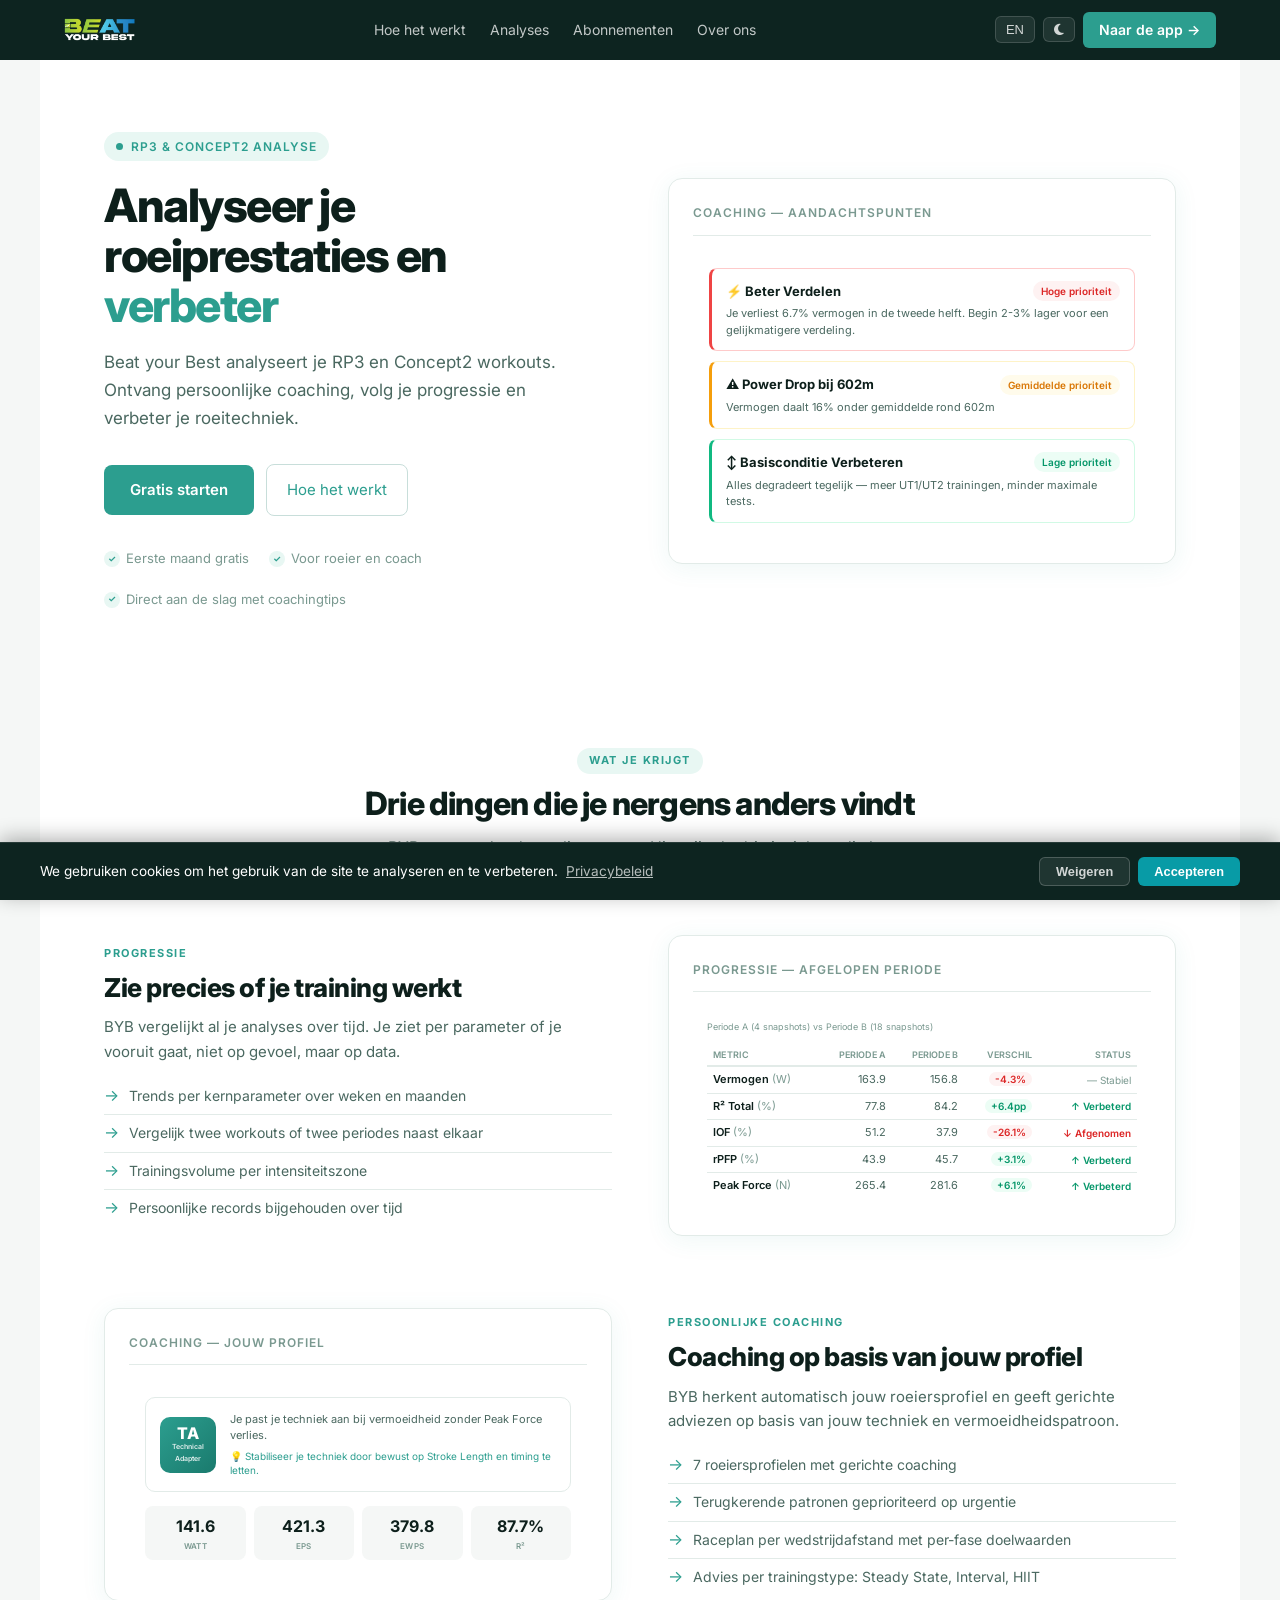
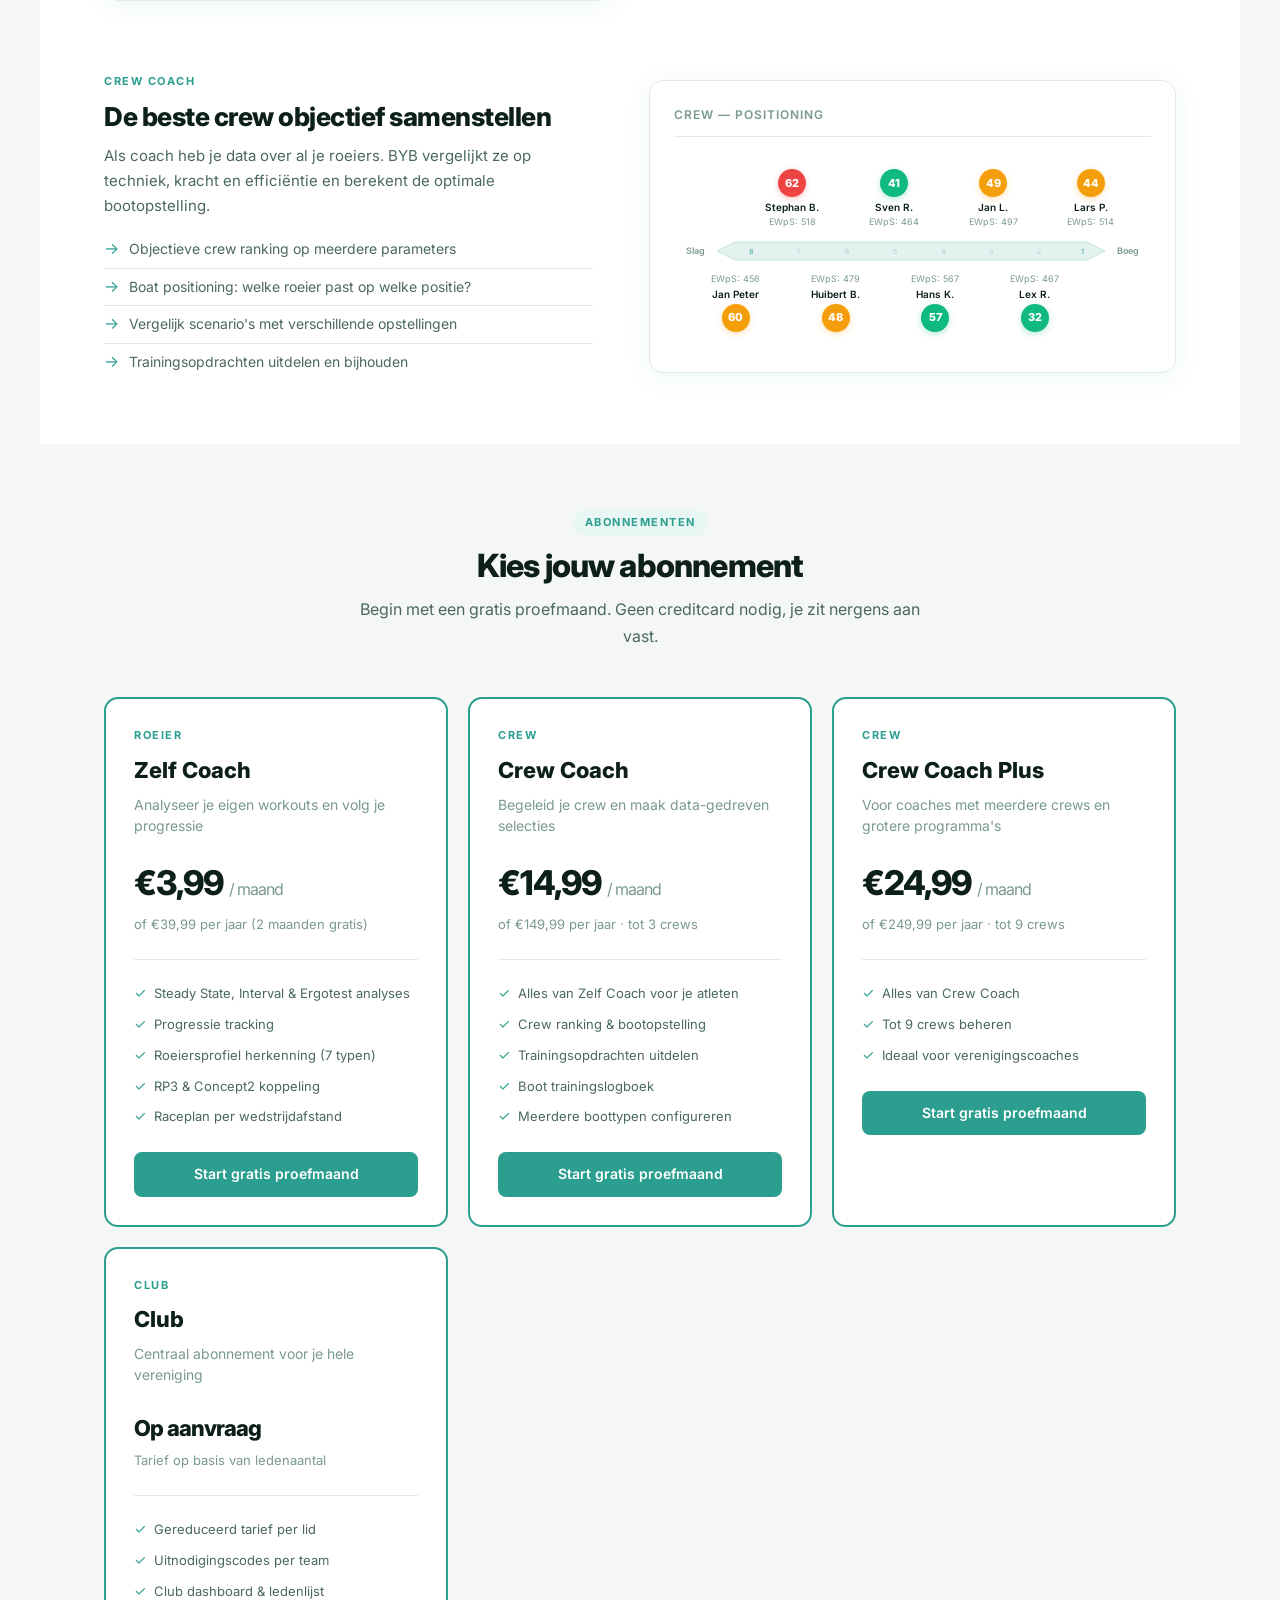
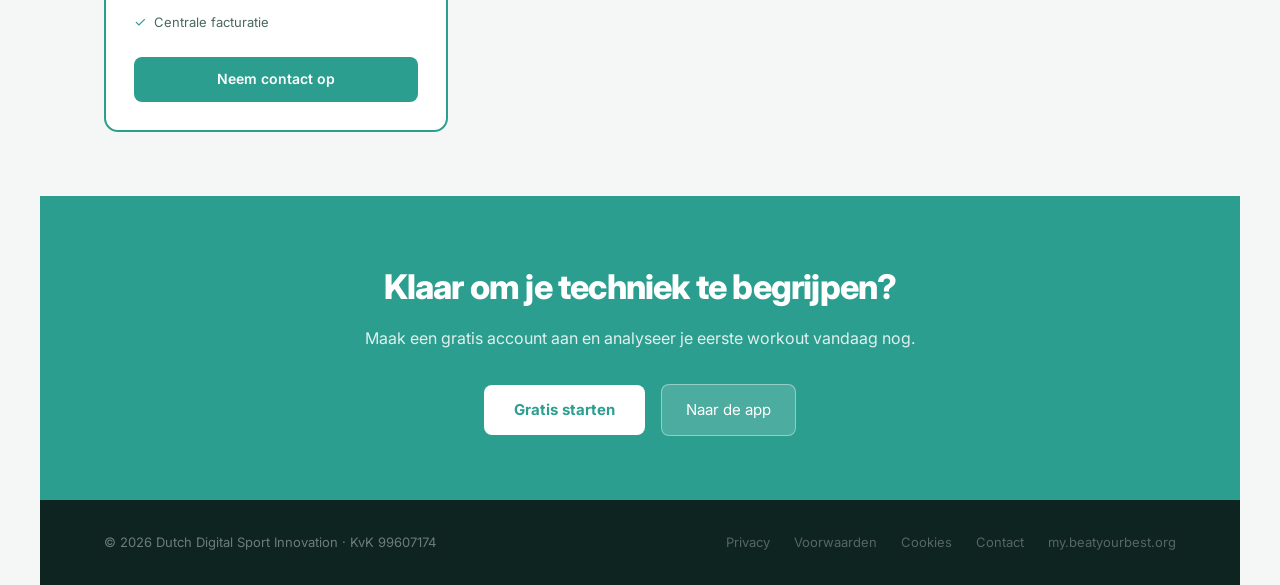
<file: index.html>
<!DOCTYPE html>
<html lang="nl" data-theme="light">
<head>
  <meta charset="UTF-8">
  <meta name="viewport" content="width=device-width, initial-scale=1.0">
  <title>Beat your Best — Analyseer je roeiprestaties</title>
  <meta name="description" content="Beat your Best analyseert je RP3 en Concept2 workouts. Ontvang persoonlijke coaching, volg je progressie en verbeter je roeitechniek.">
  <link rel="icon" type="image/x-icon" href="assets/favicon.ico">
  <link rel="icon" type="image/png" sizes="16x16" href="assets/favicon-16x16.png">
  <link rel="icon" type="image/png" sizes="32x32" href="assets/favicon-32x32.png">
  <link rel="apple-touch-icon" sizes="180x180" href="assets/apple-touch-icon.png">
  <link rel="preconnect" href="https://fonts.googleapis.com">
  <link rel="preconnect" href="https://fonts.gstatic.com" crossorigin>
  <link href="https://fonts.googleapis.com/css2?family=Inter:wght@400;500;600;700&display=swap" rel="stylesheet">
  <link rel="stylesheet" href="https://cdnjs.cloudflare.com/ajax/libs/font-awesome/6.4.0/css/all.min.css">
  <link rel="stylesheet" href="style.css">

  <!-- Google Analytics (loaded after cookie consent) -->
  <script>
    window.bybGaId = 'G-0WB2DKKF03';
    function bybLoadGA() {
      if (window._gaLoaded) return;
      window._gaLoaded = true;
      var s = document.createElement('script');
      s.async = true;
      s.src = 'https://www.googletagmanager.com/gtag/js?id=' + window.bybGaId;
      document.head.appendChild(s);
      window.dataLayer = window.dataLayer || [];
      function gtag(){dataLayer.push(arguments);}
      window.gtag = gtag;
      gtag('js', new Date());
      gtag('config', window.bybGaId, { anonymize_ip: true });
      // Same measurement ID as my.beatyourbest.org, so one visit stays one session across both sites
      gtag('config', 'G-TCD0EVD1Y3', { anonymize_ip: true });
    }
    if (localStorage.getItem('byb-cookie-consent') === 'accepted') { bybLoadGA(); }
  </script>
</head>
<body>

<nav class="nav">
  <a href="index.html" class="nav-logo"><img src="assets/images/logo.png" alt="Beat your Best"></a>
  <button class="nav-hamburger" id="nav-hamburger" aria-label="Menu" aria-expanded="false">☰</button>
  <div class="nav-links" id="nav-links">
    <a href="how-it-works.html" data-nl="Hoe het werkt" data-en="How it works">Hoe het werkt</a>
    <a href="how-it-works.html#analyses" data-nl="Analyses" data-en="Analyses">Analyses</a>
    <a href="pricing.html" data-nl="Abonnementen" data-en="Pricing">Abonnementen</a>
    <a href="about.html" data-nl="Over ons" data-en="About us">Over ons</a>
  </div>
  <div class="nav-controls">
    <button class="nav-toggle-btn" id="lang-toggle"><i class="fas fa-globe" style="margin-right:4px;font-size:12px;"></i>EN</button>
    <button class="nav-toggle-btn" id="theme-toggle" aria-label="Thema wisselen"><i class="fas fa-moon" style="font-size:13px;"></i></button>
    <a href="https://my.beatyourbest.org" class="btn-portal" data-nl="Naar de app →" data-en="Go to app →">Naar de app →</a>
  </div>
</nav>

<section class="hero">
  <div class="hero-content">
    <div class="hero-eyebrow"><span class="hero-eyebrow-dot"></span><span data-nl="RP3 &amp; Concept2 analyse" data-en="RP3 &amp; Concept2 analysis">RP3 &amp; Concept2 analyse</span></div>
    <h1 class="hero-title"><span data-nl="Analyseer je roeiprestaties en" data-en="Analyse your rowing performance and">Analyseer je roeiprestaties en</span> <em data-nl="verbeter" data-en="improve">verbeter</em></h1>
    <p class="hero-body" data-nl="Beat your Best analyseert je RP3 en Concept2 workouts. Ontvang persoonlijke coaching, volg je progressie en verbeter je roeitechniek." data-en="Beat your Best analyses your RP3 and Concept2 workouts. Receive personal coaching, track your progression and improve your technique.">Beat your Best analyseert je RP3 en Concept2 workouts. Ontvang persoonlijke coaching, volg je progressie en verbeter je roeitechniek.</p>
    <div class="hero-actions">
      <a href="https://my.beatyourbest.org/register" class="btn-hero" data-nl="Gratis starten" data-en="Start for free">Gratis starten</a>
      <a href="how-it-works.html" class="btn-hero-ghost" data-nl="Hoe het werkt" data-en="How it works">Hoe het werkt</a>
    </div>
    <div class="hero-trust">
      <div class="trust-item"><div class="trust-check">✓</div><span data-nl="Eerste maand gratis" data-en="First month free">Eerste maand gratis</span></div>
      <div class="trust-item"><div class="trust-check">✓</div><span data-nl="Voor roeier en coach" data-en="For rower and coach">Voor roeier en coach</span></div>
      <div class="trust-item"><div class="trust-check">✓</div><span data-nl="Direct aan de slag met coachingtips" data-en="Instant coaching tips">Direct aan de slag met coachingtips</span></div>
    </div>
  </div>

  <div class="hero-mockups">
    <div class="visual-card">
      <div class="vc-header" data-nl="Coaching — Aandachtspunten" data-en="Coaching — Action Points">Coaching — Aandachtspunten</div>
      <div style="padding:16px;">
        <div style="background:var(--bg-card);border:1px solid #fecaca;border-left:3px solid #ef4444;border-radius:8px;padding:12px 14px;margin-bottom:10px;">
          <div style="display:flex;justify-content:space-between;align-items:center;margin-bottom:4px;">
            <span style="font-size:13px;font-weight:700;color:var(--text-h);" data-nl="⚡ Beter Verdelen" data-en="⚡ Better Pacing">⚡ Beter Verdelen</span>
            <span style="font-size:10px;font-weight:600;background:#fef2f2;color:#dc2626;padding:2px 8px;border-radius:10px;" data-nl="Hoge prioriteit" data-en="High priority">Hoge prioriteit</span>
          </div>
          <p style="font-size:11px;color:var(--text-body);margin:0;line-height:1.5;" data-nl="Je verliest 6.7% vermogen in de tweede helft. Begin 2-3% lager voor een gelijkmatigere verdeling." data-en="You lose 6.7% power in the second half. Start 2-3% lower for more even pacing.">Je verliest 6.7% vermogen in de tweede helft. Begin 2-3% lager voor een gelijkmatigere verdeling.</p>
        </div>
        <div style="background:var(--bg-card);border:1px solid #fef3c7;border-left:3px solid #f59e0b;border-radius:8px;padding:12px 14px;margin-bottom:10px;">
          <div style="display:flex;justify-content:space-between;align-items:center;margin-bottom:4px;">
            <span style="font-size:13px;font-weight:700;color:var(--text-h);" data-nl="⚠ Power Drop bij 602m" data-en="⚠ Power Drop at 602m">⚠ Power Drop bij 602m</span>
            <span style="font-size:10px;font-weight:600;background:#fffbeb;color:#d97706;padding:2px 8px;border-radius:10px;" data-nl="Gemiddelde prioriteit" data-en="Medium priority">Gemiddelde prioriteit</span>
          </div>
          <p style="font-size:11px;color:var(--text-body);margin:0;line-height:1.5;" data-nl="Vermogen daalt 16% onder gemiddelde rond 602m" data-en="Power drops 16% below average around 602m">Vermogen daalt 16% onder gemiddelde rond 602m</p>
        </div>
        <div style="background:var(--bg-card);border:1px solid #d1fae5;border-left:3px solid #10b981;border-radius:8px;padding:12px 14px;">
          <div style="display:flex;justify-content:space-between;align-items:center;margin-bottom:4px;">
            <span style="font-size:13px;font-weight:700;color:var(--text-h);" data-nl="↕ Basisconditie Verbeteren" data-en="↕ Improve Base Fitness">↕ Basisconditie Verbeteren</span>
            <span style="font-size:10px;font-weight:600;background:#ecfdf5;color:#059669;padding:2px 8px;border-radius:10px;" data-nl="Lage prioriteit" data-en="Low priority">Lage prioriteit</span>
          </div>
          <p style="font-size:11px;color:var(--text-body);margin:0;line-height:1.5;" data-nl="Alles degradeert tegelijk — meer UT1/UT2 trainingen, minder maximale tests." data-en="Everything degrades simultaneously — more UT1/UT2 training, fewer maximum tests.">Alles degradeert tegelijk — meer UT1/UT2 trainingen, minder maximale tests.</p>
        </div>
      </div>
    </div>
  </div>
</section>

<section class="section-card">
  <div class="sec-center">
    <div class="sec-pill" data-nl="Wat je krijgt" data-en="What you get">Wat je krijgt</div>
    <h2 class="sec-title" data-nl="Drie dingen die je nergens anders vindt" data-en="Three things you won't find anywhere else">Drie dingen die je nergens anders vindt</h2>
    <p class="sec-sub" data-nl="BYB gaat verder dan splits en watt. Hier zijn de drie inzichten die het verschil maken." data-en="BYB goes beyond splits and watts. Here are the three insights that make the difference.">BYB gaat verder dan splits en watt. Hier zijn de drie inzichten die het verschil maken.</p>
  </div>

  <div class="feature-block">
    <div>
      <div class="feat-label" data-nl="Progressie" data-en="Progression">Progressie</div>
      <h3 class="feat-title" data-nl="Zie precies of je training werkt" data-en="See exactly whether your training works">Zie precies of je training werkt</h3>
      <p class="feat-body" data-nl="BYB vergelijkt al je analyses over tijd. Je ziet per parameter of je vooruit gaat, niet op gevoel, maar op data." data-en="BYB compares all your analyses over time. You see per parameter whether you're improving — not by feel, but by data.">BYB vergelijkt al je analyses over tijd. Je ziet per parameter of je vooruitgaat, niet op gevoel, maar op data.</p>
      <ul class="feat-list">
        <li><span class="fl-dot">→</span><span data-nl="Trends per kernparameter over weken en maanden" data-en="Trends per key parameter over weeks and months">Trends per kernparameter over weken en maanden</span></li>
        <li><span class="fl-dot">→</span><span data-nl="Vergelijk twee workouts of twee periodes naast elkaar" data-en="Compare two workouts or two periods side by side">Vergelijk twee workouts of twee periodes naast elkaar</span></li>
        <li><span class="fl-dot">→</span><span data-nl="Trainingsvolume per intensiteitszone" data-en="Training volume per intensity zone">Trainingsvolume per intensiteitszone</span></li>
        <li><span class="fl-dot">→</span><span data-nl="Persoonlijke records bijgehouden over tijd" data-en="Personal records tracked over time">Persoonlijke records bijgehouden over tijd</span></li>
      </ul>
    </div>
    <div class="visual-card">
      <div class="vc-header" data-nl="Progressie — Afgelopen Periode" data-en="Progression — Recent Period">Progressie — Afgelopen Periode</div>
      <div style="padding:12px 14px;">
        <div style="font-size:9px;color:var(--text-muted);margin-bottom:10px;" data-nl="Periode A (4 snapshots) vs Periode B (18 snapshots)" data-en="Period A (4 snapshots) vs Period B (18 snapshots)">Periode A (4 snapshots) vs Periode B (18 snapshots)</div>
        <table style="width:100%;border-collapse:collapse;font-size:11px;">
          <thead><tr style="border-bottom:2px solid var(--border);">
            <th style="text-align:left;font-size:9px;text-transform:uppercase;color:var(--text-muted);font-weight:600;padding:3px 6px;letter-spacing:0.04em;">Metric</th>
            <th style="text-align:right;font-size:9px;text-transform:uppercase;color:var(--text-muted);font-weight:600;padding:3px 6px;" data-nl="Periode A" data-en="Period A">Periode A</th>
            <th style="text-align:right;font-size:9px;text-transform:uppercase;color:var(--text-muted);font-weight:600;padding:3px 6px;" data-nl="Periode B" data-en="Period B">Periode B</th>
            <th style="text-align:right;font-size:9px;text-transform:uppercase;color:var(--text-muted);font-weight:600;padding:3px 6px;" data-nl="Verschil" data-en="Diff">Verschil</th>
            <th style="text-align:right;font-size:9px;text-transform:uppercase;color:var(--text-muted);font-weight:600;padding:3px 6px;">Status</th>
          </tr></thead>
          <tbody>
            <tr style="border-bottom:1px solid var(--border);"><td style="padding:4px 6px;font-weight:600;color:var(--text-h);"><span data-nl="Vermogen" data-en="Power">Vermogen</span> <span style="color:var(--text-muted);font-weight:400;">(W)</span></td><td style="text-align:right;padding:4px 6px;">163.9</td><td style="text-align:right;padding:4px 6px;">156.8</td><td style="text-align:right;padding:4px 6px;"><span style="background:#fef2f2;color:#dc2626;padding:1px 6px;border-radius:8px;font-size:10px;font-weight:600;">-4.3%</span></td><td style="text-align:right;padding:4px 6px;color:var(--text-muted);font-size:10px;" data-nl="— Stabiel" data-en="— Stable">— Stabiel</td></tr>
            <tr style="border-bottom:1px solid var(--border);"><td style="padding:4px 6px;font-weight:600;color:var(--text-h);">R² Total <span style="color:var(--text-muted);font-weight:400;">(%)</span></td><td style="text-align:right;padding:4px 6px;">77.8</td><td style="text-align:right;padding:4px 6px;">84.2</td><td style="text-align:right;padding:4px 6px;"><span style="background:#ecfdf5;color:#059669;padding:1px 6px;border-radius:8px;font-size:10px;font-weight:600;">+6.4pp</span></td><td style="text-align:right;padding:4px 6px;color:#059669;font-size:10px;font-weight:600;" data-nl="↑ Verbeterd" data-en="↑ Improved">↑ Verbeterd</td></tr>
            <tr style="border-bottom:1px solid var(--border);"><td style="padding:4px 6px;font-weight:600;color:var(--text-h);">IOF <span style="color:var(--text-muted);font-weight:400;">(%)</span></td><td style="text-align:right;padding:4px 6px;">51.2</td><td style="text-align:right;padding:4px 6px;">37.9</td><td style="text-align:right;padding:4px 6px;"><span style="background:#fef2f2;color:#dc2626;padding:1px 6px;border-radius:8px;font-size:10px;font-weight:600;">-26.1%</span></td><td style="text-align:right;padding:4px 6px;color:#dc2626;font-size:10px;font-weight:600;" data-nl="↓ Afgenomen" data-en="↓ Declined">↓ Afgenomen</td></tr>
            <tr style="border-bottom:1px solid var(--border);"><td style="padding:4px 6px;font-weight:600;color:var(--text-h);">rPFP <span style="color:var(--text-muted);font-weight:400;">(%)</span></td><td style="text-align:right;padding:4px 6px;">43.9</td><td style="text-align:right;padding:4px 6px;">45.7</td><td style="text-align:right;padding:4px 6px;"><span style="background:#ecfdf5;color:#059669;padding:1px 6px;border-radius:8px;font-size:10px;font-weight:600;">+3.1%</span></td><td style="text-align:right;padding:4px 6px;color:#059669;font-size:10px;font-weight:600;" data-nl="↑ Verbeterd" data-en="↑ Improved">↑ Verbeterd</td></tr>
            <tr><td style="padding:4px 6px;font-weight:600;color:var(--text-h);">Peak Force <span style="color:var(--text-muted);font-weight:400;">(N)</span></td><td style="text-align:right;padding:4px 6px;">265.4</td><td style="text-align:right;padding:4px 6px;">281.6</td><td style="text-align:right;padding:4px 6px;"><span style="background:#ecfdf5;color:#059669;padding:1px 6px;border-radius:8px;font-size:10px;font-weight:600;">+6.1%</span></td><td style="text-align:right;padding:4px 6px;color:#059669;font-size:10px;font-weight:600;" data-nl="↑ Verbeterd" data-en="↑ Improved">↑ Verbeterd</td></tr>
          </tbody>
        </table>
      </div>
    </div>
  </div>

  <div class="feature-block feature-block-reverse">
    <div>
      <div class="feat-label" data-nl="Persoonlijke coaching" data-en="Personal coaching">Persoonlijke coaching</div>
      <h3 class="feat-title" data-nl="Coaching op basis van jouw profiel" data-en="Coaching based on your profile">Coaching op basis van jouw profiel</h3>
      <p class="feat-body" data-nl="BYB herkent automatisch jouw roeiersprofiel en geeft gerichte adviezen op basis van jouw techniek en vermoeidheidspatroon." data-en="BYB automatically identifies your rowing profile and gives targeted advice based on your technique and fatigue pattern.">BYB herkent automatisch jouw roeiersprofiel — één van 7 typen — en geeft gerichte adviezen op basis van jouw techniek en vermoeidheidspatroon.</p>
      <ul class="feat-list">
        <li><span class="fl-dot">→</span><span data-nl="7 roeiersprofielen met gerichte coaching" data-en="7 rowing profiles with targeted coaching">7 roeiersprofielen met gerichte coaching</span></li>
        <li><span class="fl-dot">→</span><span data-nl="Terugkerende patronen geprioriteerd op urgentie" data-en="Recurring patterns prioritised by urgency">Terugkerende patronen geprioriteerd op urgentie</span></li>
        <li><span class="fl-dot">→</span><span data-nl="Raceplan per wedstrijdafstand met per-fase doelwaarden" data-en="Race plan per distance with per-phase targets">Raceplan per wedstrijdafstand met per-fase doelwaarden</span></li>
        <li><span class="fl-dot">→</span><span data-nl="Advies per trainingstype: Steady State, Interval, HIIT" data-en="Advice per training type: Steady State, Interval, HIIT">Advies per trainingstype: Steady State, Interval, HIIT</span></li>
      </ul>
    </div>
    <div class="visual-card">
      <div class="vc-header" data-nl="Coaching — Jouw Profiel" data-en="Coaching — Your Profile">Coaching — Jouw Profiel</div>
      <div style="padding:16px;">
        <!-- Profile card -->
        <div style="display:flex;gap:14px;align-items:center;border:1px solid var(--border);border-radius:10px;padding:14px;margin-bottom:14px;">
          <div style="width:56px;height:56px;border-radius:10px;background:linear-gradient(135deg,#2c9e8f,#1a7a6d);color:white;display:flex;flex-direction:column;align-items:center;justify-content:center;flex-shrink:0;">
            <div style="font-size:16px;font-weight:800;line-height:1;">TA</div>
            <div style="font-size:7px;font-weight:600;opacity:0.85;">Technical</div>
            <div style="font-size:7px;font-weight:600;opacity:0.85;">Adapter</div>
          </div>
          <div style="flex:1;min-width:0;">
            <p style="font-size:11px;color:var(--text-body);margin:0 0 6px;line-height:1.4;" data-nl="Je past je techniek aan bij vermoeidheid zonder Peak Force verlies." data-en="You adapt your technique under fatigue without losing Peak Force.">Je past je techniek aan bij vermoeidheid zonder Peak Force verlies.</p>
            <p style="font-size:10px;color:var(--accent);margin:0;line-height:1.4;" data-nl="💡 Stabiliseer je techniek door bewust op Stroke Length en timing te letten." data-en="💡 Stabilise your technique by focusing on Stroke Length and timing.">💡 Stabiliseer je techniek door bewust op Stroke Length en timing te letten.</p>
          </div>
        </div>
        <!-- KPI row -->
        <div style="display:grid;grid-template-columns:repeat(4,1fr);gap:8px;">
          <div style="text-align:center;background:var(--bg);border-radius:8px;padding:8px 4px;">
            <div style="font-size:16px;font-weight:700;color:var(--text-h);">141.6</div>
            <div style="font-size:8px;text-transform:uppercase;color:var(--text-muted);font-weight:600;letter-spacing:0.04em;">Watt</div>
          </div>
          <div style="text-align:center;background:var(--bg);border-radius:8px;padding:8px 4px;">
            <div style="font-size:16px;font-weight:700;color:var(--text-h);">421.3</div>
            <div style="font-size:8px;text-transform:uppercase;color:var(--text-muted);font-weight:600;letter-spacing:0.04em;">EPS</div>
          </div>
          <div style="text-align:center;background:var(--bg);border-radius:8px;padding:8px 4px;">
            <div style="font-size:16px;font-weight:700;color:var(--text-h);">379.8</div>
            <div style="font-size:8px;text-transform:uppercase;color:var(--text-muted);font-weight:600;letter-spacing:0.04em;">EWpS</div>
          </div>
          <div style="text-align:center;background:var(--bg);border-radius:8px;padding:8px 4px;">
            <div style="font-size:16px;font-weight:700;color:var(--text-h);">87.7%</div>
            <div style="font-size:8px;text-transform:uppercase;color:var(--text-muted);font-weight:600;letter-spacing:0.04em;">R²</div>
          </div>
        </div>
      </div>
    </div>
  </div>

  <div class="feature-block">
    <div>
      <div class="feat-label">Crew Coach</div>
      <h3 class="feat-title" data-nl="De beste crew objectief samenstellen" data-en="Objectively build the best crew">De beste crew objectief samenstellen</h3>
      <p class="feat-body" data-nl="Als coach heb je data over al je roeiers. BYB vergelijkt ze op techniek, kracht en efficiëntie en berekent de optimale bootopstelling." data-en="As a coach you have data on all your rowers. BYB compares them on technique, strength and efficiency and calculates the optimal boat line-up.">Als coach heb je data over al je roeiers. BYB vergelijkt ze op techniek, kracht en efficiëntie en berekent de optimale bootopstelling.</p>
      <ul class="feat-list">
        <li><span class="fl-dot">→</span><span data-nl="Objectieve crew ranking op meerdere parameters" data-en="Objective crew ranking on multiple parameters">Objectieve crew ranking op meerdere parameters</span></li>
        <li><span class="fl-dot">→</span><span data-nl="Boat positioning: welke roeier past op welke positie?" data-en="Boat positioning: which rower fits which position?">Boat positioning: welke roeier past op welke positie?</span></li>
        <li><span class="fl-dot">→</span><span data-nl="Vergelijk scenario's met verschillende opstellingen" data-en="Compare scenarios with different line-ups">Vergelijk scenario's met verschillende opstellingen</span></li>
        <li><span class="fl-dot">→</span><span data-nl="Trainingsopdrachten uitdelen en bijhouden" data-en="Assign and track training tasks">Trainingsopdrachten uitdelen en bijhouden</span></li>
      </ul>
    </div>
    <div class="visual-card">
      <div class="vc-header" data-nl="Crew — Positioning" data-en="Crew — Positioning">Crew — Positioning</div>
      <div style="padding:16px 12px;">
        <!-- SB rowers (top, shifted right for verband) -->
        <div style="display:flex;justify-content:space-around;margin-bottom:8px;padding-left:12%;">
          <div style="text-align:center;"><div style="width:28px;height:28px;border-radius:50%;background:#ef4444;color:white;font-weight:800;font-size:11px;display:flex;align-items:center;justify-content:center;margin:0 auto 2px;box-shadow:0 2px 6px rgba(239,68,68,0.3);">62</div><div style="font-weight:600;color:var(--text-h);font-size:10px;">Stephan B.</div><div style="color:var(--text-muted);font-size:9px;">EWpS: 518</div></div>
          <div style="text-align:center;"><div style="width:28px;height:28px;border-radius:50%;background:#10b981;color:white;font-weight:800;font-size:11px;display:flex;align-items:center;justify-content:center;margin:0 auto 2px;box-shadow:0 2px 6px rgba(16,185,129,0.3);">41</div><div style="font-weight:600;color:var(--text-h);font-size:10px;">Sven R.</div><div style="color:var(--text-muted);font-size:9px;">EWpS: 464</div></div>
          <div style="text-align:center;"><div style="width:28px;height:28px;border-radius:50%;background:#f59e0b;color:white;font-weight:800;font-size:11px;display:flex;align-items:center;justify-content:center;margin:0 auto 2px;box-shadow:0 2px 6px rgba(245,158,11,0.3);">49</div><div style="font-weight:600;color:var(--text-h);font-size:10px;">Jan L.</div><div style="color:var(--text-muted);font-size:9px;">EWpS: 497</div></div>
          <div style="text-align:center;"><div style="width:28px;height:28px;border-radius:50%;background:#f59e0b;color:white;font-weight:800;font-size:11px;display:flex;align-items:center;justify-content:center;margin:0 auto 2px;box-shadow:0 2px 6px rgba(245,158,11,0.3);">44</div><div style="font-weight:600;color:var(--text-h);font-size:10px;">Lars P.</div><div style="color:var(--text-muted);font-size:9px;">EWpS: 514</div></div>
        </div>
        <!-- Slim pointed boat SVG -->
        <div style="display:flex;align-items:center;margin:10px 0;">
          <span style="font-size:9px;color:var(--text-muted);font-weight:600;margin-right:6px;flex-shrink:0;" data-nl="Slag" data-en="Stern">Slag</span>
          <svg viewBox="0 0 400 22" style="flex:1;height:22px;" preserveAspectRatio="none">
            <path d="M6,11 L24,2 L376,2 L394,11 L376,20 L24,20 Z" fill="#c8e6df" stroke="#2c9e8f" stroke-width="0.5" opacity="0.5"/>
            <text x="38" y="14" font-size="7" fill="#2c9e8f" font-weight="600" opacity="0.7">8</text>
            <text x="86" y="14" font-size="7" fill="#94a3b8" opacity="0.5">7</text>
            <text x="134" y="14" font-size="7" fill="#94a3b8" opacity="0.5">6</text>
            <text x="182" y="14" font-size="7" fill="#94a3b8" opacity="0.5">5</text>
            <text x="230" y="14" font-size="7" fill="#94a3b8" opacity="0.5">4</text>
            <text x="278" y="14" font-size="7" fill="#94a3b8" opacity="0.5">3</text>
            <text x="326" y="14" font-size="7" fill="#94a3b8" opacity="0.5">2</text>
            <text x="370" y="14" font-size="7" fill="#2c9e8f" font-weight="600" opacity="0.7">1</text>
          </svg>
          <span style="font-size:9px;color:var(--text-muted);font-weight:600;margin-left:6px;flex-shrink:0;" data-nl="Boeg" data-en="Bow">Boeg</span>
        </div>
        <!-- BB rowers (bottom, shifted left for verband) -->
        <div style="display:flex;justify-content:space-around;margin-top:8px;padding-right:12%;">
          <div style="text-align:center;"><div style="color:var(--text-muted);font-size:9px;">EWpS: 456</div><div style="font-weight:600;color:var(--text-h);font-size:10px;">Jan Peter</div><div style="width:28px;height:28px;border-radius:50%;background:#f59e0b;color:white;font-weight:800;font-size:11px;display:flex;align-items:center;justify-content:center;margin:2px auto 0;box-shadow:0 2px 6px rgba(245,158,11,0.3);">60</div></div>
          <div style="text-align:center;"><div style="color:var(--text-muted);font-size:9px;">EWpS: 479</div><div style="font-weight:600;color:var(--text-h);font-size:10px;">Huibert B.</div><div style="width:28px;height:28px;border-radius:50%;background:#f59e0b;color:white;font-weight:800;font-size:11px;display:flex;align-items:center;justify-content:center;margin:2px auto 0;box-shadow:0 2px 6px rgba(245,158,11,0.3);">48</div></div>
          <div style="text-align:center;"><div style="color:var(--text-muted);font-size:9px;">EWpS: 567</div><div style="font-weight:600;color:var(--text-h);font-size:10px;">Hans K.</div><div style="width:28px;height:28px;border-radius:50%;background:#10b981;color:white;font-weight:800;font-size:11px;display:flex;align-items:center;justify-content:center;margin:2px auto 0;box-shadow:0 2px 6px rgba(16,185,129,0.3);">57</div></div>
          <div style="text-align:center;"><div style="color:var(--text-muted);font-size:9px;">EWpS: 467</div><div style="font-weight:600;color:var(--text-h);font-size:10px;">Lex R.</div><div style="width:28px;height:28px;border-radius:50%;background:#10b981;color:white;font-weight:800;font-size:11px;display:flex;align-items:center;justify-content:center;margin:2px auto 0;box-shadow:0 2px 6px rgba(16,185,129,0.3);">32</div></div>
        </div>
      </div>
    </div>
  </div>
</section>

<section class="section" id="abonnementen">
  <div class="sec-center">
    <div class="sec-pill" data-nl="Abonnementen" data-en="Pricing">Abonnementen</div>
    <h2 class="sec-title" data-nl="Kies jouw abonnement" data-en="Choose your plan">Kies jouw abonnement</h2>
    <p class="sec-sub" data-nl="Begin met een gratis proefmaand. Geen creditcard nodig, je zit nergens aan vast." data-en="Start with a free trial month. No credit card needed, no commitment.">Begin met een gratis proefmaand. Geen creditcard nodig, je zit nergens aan vast.</p>
  </div>
  <div class="pricing-grid">
    <div class="price-card price-card-featured">
      <div class="price-for" data-nl="Roeier" data-en="Rower">Roeier</div>
      <div class="price-name">Zelf Coach</div>
      <div class="price-tagline" data-nl="Analyseer je eigen workouts en volg je progressie" data-en="Analyse your own workouts and track your progression">Analyseer je eigen workouts en volg je progressie</div>
      <div class="price-amount">€3,99 <span>/ <span data-nl="maand" data-en="month">maand</span></span></div>
      <div class="price-period" data-nl="of €39,99 per jaar (2 maanden gratis)" data-en="or €39.99 per year (2 months free)">of €39,99 per jaar (2 maanden gratis)</div>
      <hr class="price-divider">
      <ul class="price-features">
        <li><span class="pf-check">✓</span><span data-nl="Steady State, Interval &amp; Ergotest analyses" data-en="Steady State, Interval &amp; Ergotest analyses">Steady State, Interval &amp; Ergotest analyses</span></li>
        <li><span class="pf-check">✓</span><span data-nl="Progressie tracking" data-en="Progression tracking">Progressie tracking</span></li>
        <li><span class="pf-check">✓</span><span data-nl="Roeiersprofiel herkenning (7 typen)" data-en="Rowing profile identification (7 types)">Roeiersprofiel herkenning (7 typen)</span></li>
        <li><span class="pf-check">✓</span><span data-nl="RP3 &amp; Concept2 koppeling" data-en="RP3 &amp; Concept2 integration">RP3 &amp; Concept2 koppeling</span></li>
        <li><span class="pf-check">✓</span><span data-nl="Raceplan per wedstrijdafstand" data-en="Race plan per competition distance">Raceplan per wedstrijdafstand</span></li>
      </ul>
      <a href="https://my.beatyourbest.org/register" class="btn-price btn-price-solid" data-nl="Start gratis proefmaand" data-en="Start free trial">Start gratis proefmaand</a>
    </div>
    <div class="price-card price-card-featured">
      <div class="price-for" data-nl="Crew" data-en="Crew">Crew</div>
      <div class="price-name">Crew Coach</div>
      <div class="price-tagline" data-nl="Begeleid je crew en maak data-gedreven selecties" data-en="Guide your crew and make data-driven selections">Begeleid je crew en maak data-gedreven selecties</div>
      <div class="price-amount">€14,99 <span>/ <span data-nl="maand" data-en="month">maand</span></span></div>
      <div class="price-period" data-nl="of €149,99 per jaar · tot 3 crews" data-en="or €149.99 per year · up to 3 crews">of €149,99 per jaar · tot 3 crews</div>
      <hr class="price-divider">
      <ul class="price-features">
        <li><span class="pf-check">✓</span><span data-nl="Alles van Zelf Coach voor je atleten" data-en="Everything from Zelf Coach for your athletes">Alles van Zelf Coach voor je atleten</span></li>
        <li><span class="pf-check">✓</span><span data-nl="Crew ranking &amp; bootopstelling" data-en="Crew ranking &amp; boat positioning">Crew ranking &amp; bootopstelling</span></li>
        <li><span class="pf-check">✓</span><span data-nl="Trainingsopdrachten uitdelen" data-en="Assign training tasks">Trainingsopdrachten uitdelen</span></li>
        <li><span class="pf-check">✓</span><span data-nl="Boot trainingslogboek" data-en="Boat training log">Boot trainingslogboek</span></li>
        <li><span class="pf-check">✓</span><span data-nl="Meerdere boottypen configureren" data-en="Configure multiple boat types">Meerdere boottypen configureren</span></li>
      </ul>
      <a href="https://my.beatyourbest.org/register" class="btn-price btn-price-solid" data-nl="Start gratis proefmaand" data-en="Start free trial">Start gratis proefmaand</a>
    </div>
    <div class="price-card price-card-featured">
      <div class="price-for" data-nl="Crew" data-en="Crew">Crew</div>
      <div class="price-name">Crew Coach Plus</div>
      <div class="price-tagline" data-nl="Voor coaches met meerdere crews en grotere programma's" data-en="For coaches with multiple crews and larger programs">Voor coaches met meerdere crews en grotere programma's</div>
      <div class="price-amount">€24,99 <span>/ <span data-nl="maand" data-en="month">maand</span></span></div>
      <div class="price-period" data-nl="of €249,99 per jaar · tot 9 crews" data-en="or €249.99 per year · up to 9 crews">of €249,99 per jaar · tot 9 crews</div>
      <hr class="price-divider">
      <ul class="price-features">
        <li><span class="pf-check">✓</span><span data-nl="Alles van Crew Coach" data-en="Everything from Crew Coach">Alles van Crew Coach</span></li>
        <li><span class="pf-check">✓</span><span data-nl="Tot 9 crews beheren" data-en="Manage up to 9 crews">Tot 9 crews beheren</span></li>
        <li><span class="pf-check">✓</span><span data-nl="Ideaal voor verenigingscoaches" data-en="Ideal for club coaches">Ideaal voor verenigingscoaches</span></li>
      </ul>
      <a href="https://my.beatyourbest.org/register" class="btn-price btn-price-solid" data-nl="Start gratis proefmaand" data-en="Start free trial">Start gratis proefmaand</a>
    </div>
    <div class="price-card price-card-featured">
      <div class="price-for" data-nl="Club" data-en="Club">Club</div>
      <div class="price-name">Club</div>
      <div class="price-tagline" data-nl="Centraal abonnement voor je hele vereniging" data-en="Central subscription for your entire club">Centraal abonnement voor je hele vereniging</div>
      <div class="price-amount price-amount-sm" data-nl="Op aanvraag" data-en="On request">Op aanvraag</div>
      <div class="price-period" data-nl="Tarief op basis van ledenaantal" data-en="Pricing based on member count">Tarief op basis van ledenaantal</div>
      <hr class="price-divider">
      <ul class="price-features">
        <li><span class="pf-check">✓</span><span data-nl="Gereduceerd tarief per lid" data-en="Reduced rate per member">Gereduceerd tarief per lid</span></li>
        <li><span class="pf-check">✓</span><span data-nl="Uitnodigingscodes per team" data-en="Invitation codes per team">Uitnodigingscodes per team</span></li>
        <li><span class="pf-check">✓</span><span data-nl="Club dashboard &amp; ledenlijst" data-en="Club dashboard &amp; member list">Club dashboard &amp; ledenlijst</span></li>
        <li><span class="pf-check">✓</span><span data-nl="Centrale facturatie" data-en="Central invoicing">Centrale facturatie</span></li>
      </ul>
      <a href="mailto:info@beatyourbest.org" class="btn-price btn-price-solid" data-nl="Neem contact op" data-en="Contact us">Neem contact op</a>
    </div>
  </div>
</section>

<div class="cta-block">
  <h2 class="cta-title" data-nl="Klaar om je techniek te begrijpen?" data-en="Ready to understand your technique?">Klaar om je techniek te begrijpen?</h2>
  <p class="cta-sub" data-nl="Maak een gratis account aan en analyseer je eerste workout vandaag nog." data-en="Create a free account and analyse your first workout today.">Maak een gratis account aan en analyseer je eerste workout vandaag nog.</p>
  <a href="https://my.beatyourbest.org/register" class="btn-cta" data-nl="Gratis starten" data-en="Start for free">Gratis starten</a>
  <a href="https://my.beatyourbest.org" class="btn-cta-ghost" data-nl="Naar de app" data-en="Go to app">Naar de app</a>
</div>

<footer class="footer">
  <div class="footer-logo">© 2026 Dutch Digital Sport Innovation · KvK 99607174</div>
  <div class="footer-links">
    <a href="privacy.html" data-nl="Privacy" data-en="Privacy">Privacy</a>
    <a href="terms.html" data-nl="Voorwaarden" data-en="Terms">Voorwaarden</a>
    <a href="cookies.html" data-nl="Cookies" data-en="Cookies">Cookies</a>
    <a href="about.html#contact" data-nl="Contact" data-en="Contact">Contact</a>
    <a href="https://my.beatyourbest.org">my.beatyourbest.org</a>
  </div>
</footer>

<script src="main.js"></script>

<!-- Cookie Consent Banner -->
<div id="cookie-banner" style="display:none;position:fixed;bottom:0;left:0;right:0;z-index:10000;background:var(--bg-nav);color:#fff;padding:14px 20px;box-shadow:0 -4px 20px rgba(0,0,0,0.3);border-top:1px solid rgba(255,255,255,0.1);">
  <div style="max-width:1200px;margin:0 auto;display:flex;align-items:center;gap:16px;flex-wrap:wrap;">
    <div style="flex:1;min-width:200px;font-size:0.85rem;line-height:1.5;">
      <span data-nl="We gebruiken cookies om het gebruik van de site te analyseren en te verbeteren." data-en="We use cookies to analyze and improve the site experience." id="cookie-text">We gebruiken cookies om het gebruik van de site te analyseren en te verbeteren.</span>
      <a href="privacy.html" style="color:rgba(255,255,255,0.7);text-decoration:underline;margin-left:4px;" data-nl="Privacybeleid" data-en="Privacy policy" id="cookie-link">Privacybeleid</a>
    </div>
    <div style="display:flex;gap:8px;flex-shrink:0;">
      <button onclick="bybCookieConsent('declined')" style="padding:6px 16px;border-radius:6px;font-size:0.8rem;font-weight:600;cursor:pointer;background:rgba(255,255,255,0.08);border:1px solid rgba(255,255,255,0.2);color:rgba(255,255,255,0.8);" data-nl="Weigeren" data-en="Decline" id="cookie-decline">Weigeren</button>
      <button onclick="bybCookieConsent('accepted')" style="padding:6px 16px;border-radius:6px;font-size:0.8rem;font-weight:600;cursor:pointer;background:#089ba6;border:none;color:#fff;" data-nl="Accepteren" data-en="Accept" id="cookie-accept">Accepteren</button>
    </div>
  </div>
</div>
<script>
(function() {
  if (!localStorage.getItem('byb-cookie-consent')) {
    document.getElementById('cookie-banner').style.display = 'block';
  }
  var lang = document.documentElement.getAttribute('data-lang') || localStorage.getItem('byb-lang') || 'nl';
  if (lang === 'en') {
    ['cookie-text','cookie-link','cookie-decline','cookie-accept'].forEach(function(id) {
      var el = document.getElementById(id);
      if (el && el.dataset.en) el.textContent = el.dataset.en;
    });
  }
})();
function bybCookieConsent(choice) {
  localStorage.setItem('byb-cookie-consent', choice);
  document.getElementById('cookie-banner').style.display = 'none';
  if (choice === 'accepted') bybLoadGA();
}
</script>
</body>
</html>
</file>
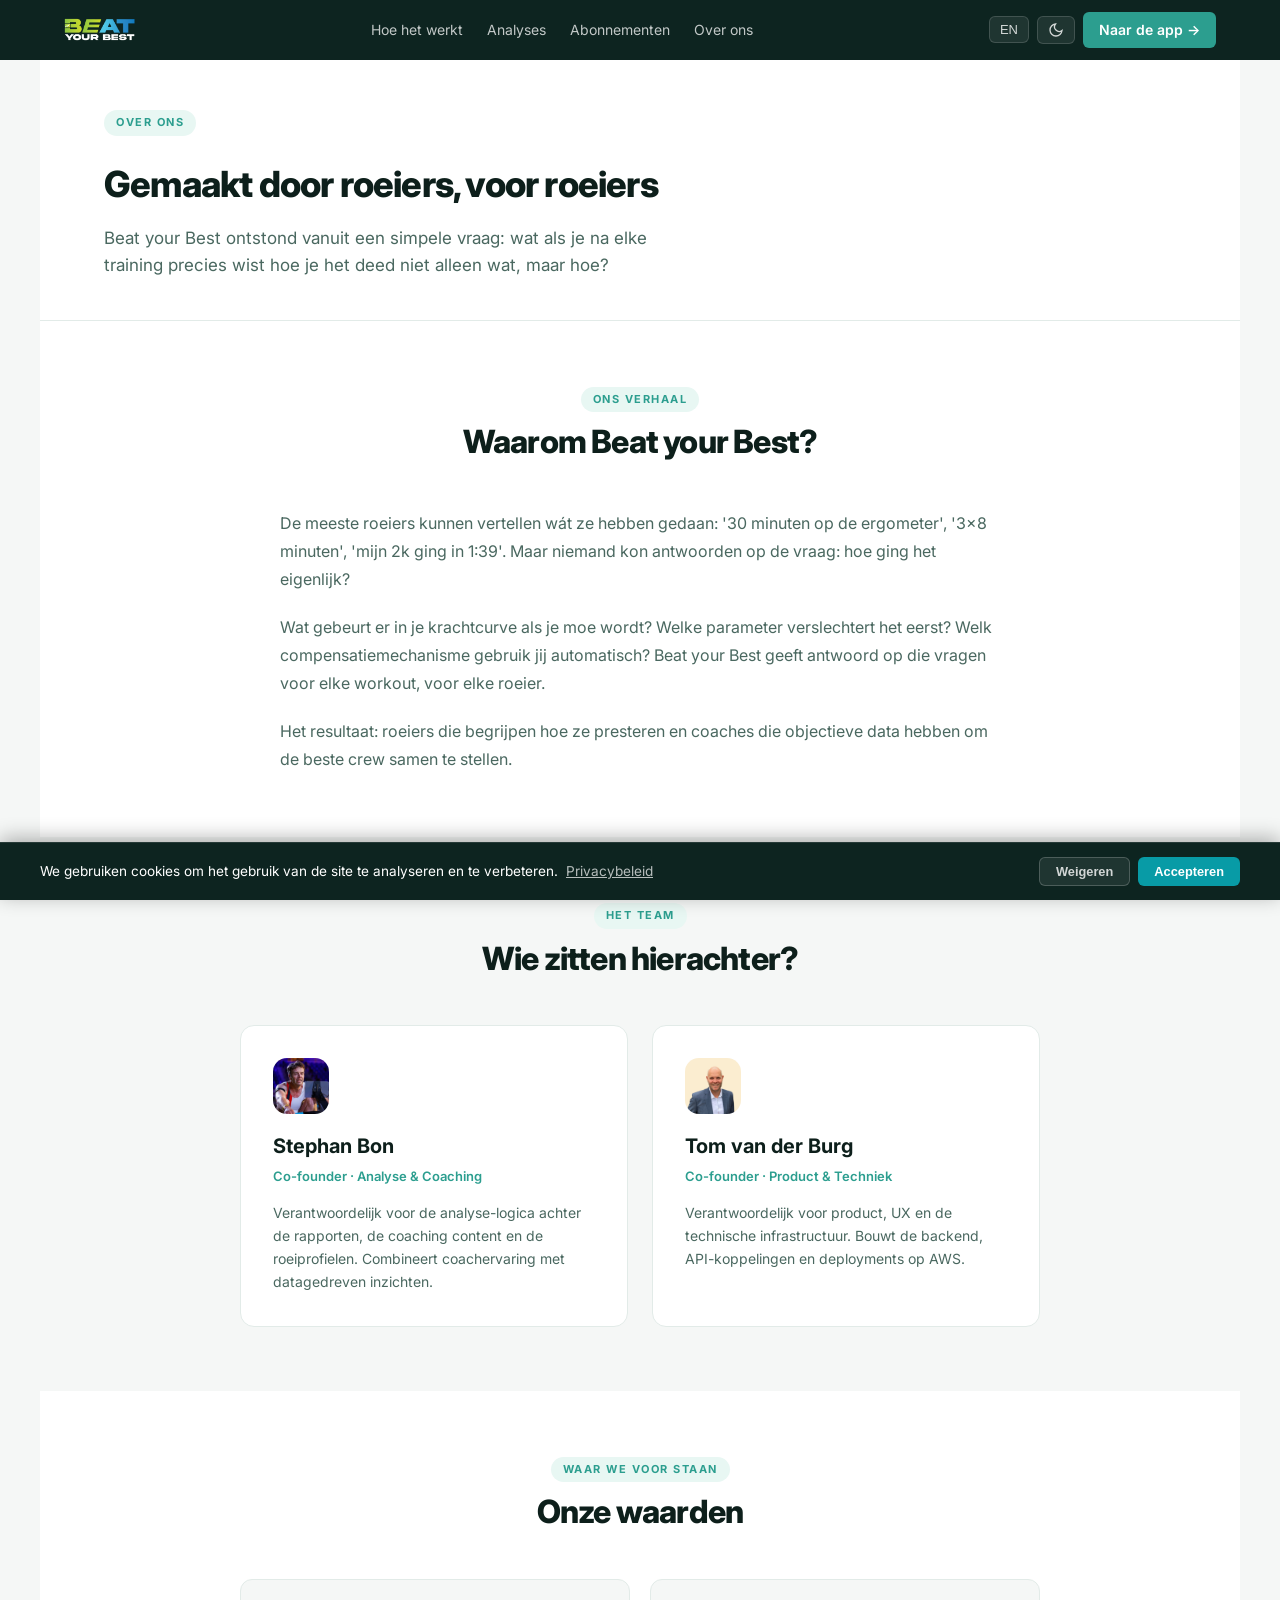
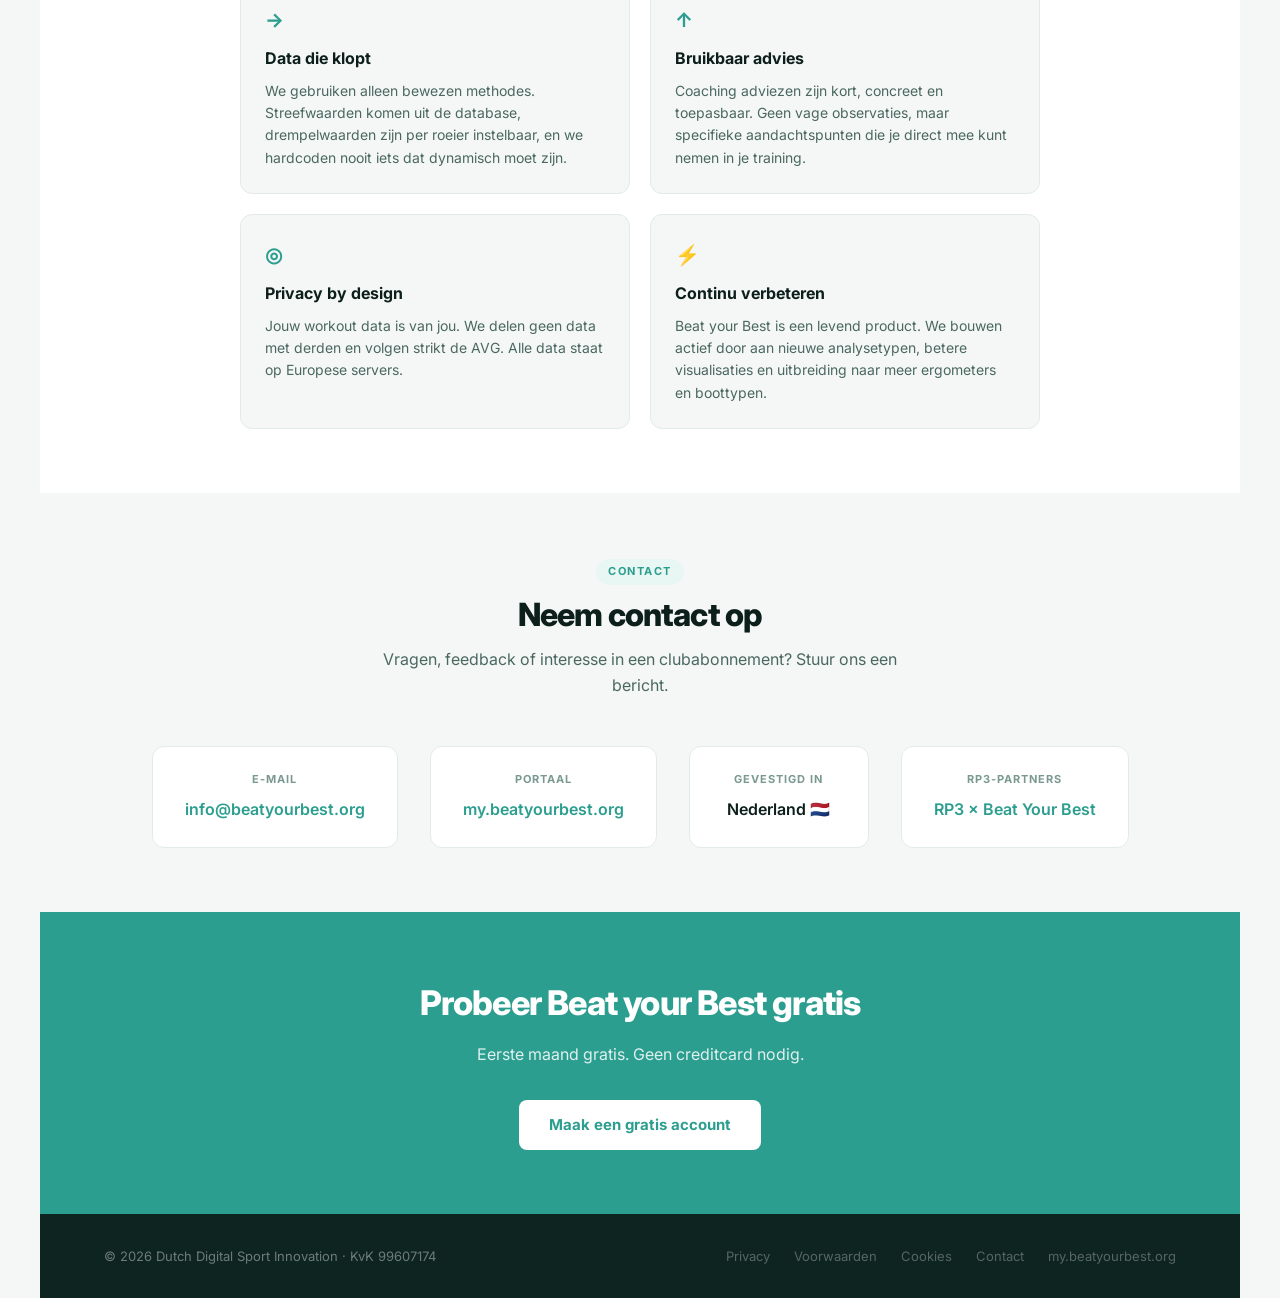
<file: about.html>
<!DOCTYPE html>
<html lang="nl" data-theme="light">
<head>
  <meta charset="UTF-8">
  <meta name="viewport" content="width=device-width, initial-scale=1.0">
  <title data-nl="Over ons — Beat your Best" data-en="About us — Beat your Best">Over ons — Beat your Best</title>
  <link rel="icon" type="image/x-icon" href="assets/favicon.ico">
  <link rel="icon" type="image/png" sizes="16x16" href="assets/favicon-16x16.png">
  <link rel="icon" type="image/png" sizes="32x32" href="assets/favicon-32x32.png">
  <link rel="apple-touch-icon" sizes="180x180" href="assets/apple-touch-icon.png">
  <link rel="preconnect" href="https://fonts.googleapis.com">
  <link rel="preconnect" href="https://fonts.gstatic.com" crossorigin>
  <link href="https://fonts.googleapis.com/css2?family=Inter:wght@400;500;600;700&display=swap" rel="stylesheet">
  <link rel="stylesheet" href="https://cdnjs.cloudflare.com/ajax/libs/font-awesome/6.4.0/css/all.min.css">
  <link rel="stylesheet" href="style.css">

  <!-- Google Analytics (loaded after cookie consent) -->
  <script>
    window.bybGaId = 'G-0WB2DKKF03';
    function bybLoadGA() {
      if (window._gaLoaded) return;
      window._gaLoaded = true;
      var s = document.createElement('script');
      s.async = true;
      s.src = 'https://www.googletagmanager.com/gtag/js?id=' + window.bybGaId;
      document.head.appendChild(s);
      window.dataLayer = window.dataLayer || [];
      function gtag(){dataLayer.push(arguments);}
      window.gtag = gtag;
      gtag('js', new Date());
      gtag('config', window.bybGaId, { anonymize_ip: true });
      // Same measurement ID as my.beatyourbest.org, so one visit stays one session across both sites
      gtag('config', 'G-TCD0EVD1Y3', { anonymize_ip: true });
    }
    if (localStorage.getItem('byb-cookie-consent') === 'accepted') { bybLoadGA(); }
  </script>
</head>
<body>
<nav class="nav">
  <a href="index.html" class="nav-logo"><img src="assets/images/logo.png" alt="Beat your Best"></a>
  <button class="nav-hamburger" id="nav-hamburger" aria-label="Menu" aria-expanded="false">☰</button>
  <div class="nav-links" id="nav-links">
    <a href="how-it-works.html" data-nl="Hoe het werkt" data-en="How it works">Hoe het werkt</a>
    <a href="how-it-works.html#analyses" data-nl="Analyses" data-en="Analyses">Analyses</a>
    <a href="pricing.html" data-nl="Abonnementen" data-en="Pricing">Abonnementen</a>
    <a href="about.html" data-nl="Over ons" data-en="About us">Over ons</a>
  </div>
  <div class="nav-controls">
    <button class="nav-toggle-btn" id="lang-toggle"><i class="fas fa-globe" style="margin-right:4px;font-size:12px;"></i>EN</button>
    <button class="nav-toggle-btn" id="theme-toggle"><svg width="16" height="16" viewBox="0 0 24 24" fill="none" stroke="currentColor" stroke-width="2"><path d="M21 12.79A9 9 0 1 1 11.21 3 7 7 0 0 0 21 12.79z"/></svg></button>
    <a href="https://my.beatyourbest.org" class="btn-portal" data-nl="Naar de app →" data-en="Go to app →">Naar de app →</a>
  </div>
</nav>

<div class="page-header">
  <div class="sec-pill" data-nl="Over ons" data-en="About us">Over ons</div>
  <h1 data-nl="Gemaakt door roeiers, voor roeiers" data-en="Made by rowers, for rowers">Gemaakt door roeiers, voor roeiers</h1>
  <p data-nl="Beat your Best ontstond vanuit een simpele vraag: wat als je na elke training precies wist hoe je het deed niet alleen wat, maar hoe?" data-en="Beat your Best grew from a simple question: what if after every training you knew exactly how you performed not just what, but how?">Beat your Best ontstond vanuit een simpele vraag: wat als je na elke training precies wist hoe je het deed niet alleen wat, maar hoe?</p>
</div>

<section class="section-card">
  <div class="sec-center">
    <div class="sec-pill" data-nl="Ons verhaal" data-en="Our story">Ons verhaal</div>
    <h2 class="sec-title" data-nl="Waarom Beat your Best?" data-en="Why Beat your Best?">Waarom Beat your Best?</h2>
  </div>
  <div style="max-width:720px;margin:0 auto">
    <p style="font-size:16px;color:var(--text-body);line-height:1.75;margin-bottom:20px" data-nl="De meeste roeiers kunnen vertellen wát ze hebben gedaan: '30 minuten op de ergometer', '3×8 minuten', 'mijn 2k ging in 1:39'. Maar niemand kon antwoorden op de vraag: hoe ging het eigenlijk?" data-en="Most rowers can tell you what they did: '30 minutes on the erg', '3×8 minutes', 'my 2k was 1:39'. But nobody could answer the question: how did it actually go?">De meeste roeiers kunnen vertellen wát ze hebben gedaan: "30 minuten op de ergometer", "3×8 minuten", "mijn 2k ging in 1:39". Maar niemand kon antwoorden op de vraag: hoe ging het eigenlijk?</p>
    <p style="font-size:16px;color:var(--text-body);line-height:1.75;margin-bottom:20px" data-nl="Wat gebeurt er in je krachtcurve als je moe wordt? Welke parameter verslechtert het eerst? Welk compensatiemechanisme gebruik jij automatisch? Beat your Best geeft antwoord op die vragen voor elke workout, voor elke roeier." data-en="What happens to your force curve when you get tired? Which parameter deteriorates first? What compensation mechanism do you use automatically? Beat your Best answers those questions for every workout, for every rower.">Wat gebeurt er in je krachtcurve als je moe wordt? Welke parameter verslechtert het eerst? Welk compensatiemechanisme gebruik jij automatisch? Beat your Best geeft antwoord op die vragen voor elke workout, voor elke roeier.</p>
    <p style="font-size:16px;color:var(--text-body);line-height:1.75" data-nl="Het resultaat: roeiers die begrijpen hoe ze presteren en coaches die objectieve data hebben om de beste crew samen te stellen." data-en="The result: rowers who understand how they perform and coaches who have objective data to build the best crew.">Het resultaat: roeiers die begrijpen hoe ze presteren en coaches die objectieve data hebben om de beste crew samen te stellen.</p>
  </div>
</section>

<section class="section">
  <div class="sec-center">
    <div class="sec-pill" data-nl="Het team" data-en="The team">Het team</div>
    <h2 class="sec-title" data-nl="Wie zitten hierachter?" data-en="Who's behind this?">Wie zitten hierachter?</h2>
  </div>
  <div class="team-grid">
    <div class="team-card">
      <img src="assets/images/Stephan.jpeg" alt="Stephan" class="team-avatar-img">
      <div class="team-name">Stephan Bon</div>
      <div class="team-role" data-nl="Co-founder · Analyse &amp; Coaching" data-en="Co-founder · Analysis &amp; Coaching">Co-founder · Analyse &amp; Coaching</div>
      <p class="team-bio" data-nl="Verantwoordelijk voor de analyse-logica achter de rapporten, de coaching content en de roeiprofielen. Combineert coachervaring met datagedreven inzichten." data-en="Responsible for the analysis logic behind the reports, coaching content and rowing profiles. Combines coaching experience with data-driven insights.">Verantwoordelijk voor de analyse-logica achter de rapporten, de coaching content en de roeiprofielen. Combineert coachervaring met datagedreven inzichten.</p>
    </div>
    <div class="team-card">
      <img src="assets/images/Tom.jpg" alt="Tom van der Burg" class="team-avatar-img">
      <div class="team-name">Tom van der Burg</div>
      <div class="team-role" data-nl="Co-founder · Product &amp; Techniek" data-en="Co-founder · Product &amp; Engineering">Co-founder · Product &amp; Techniek</div>
      <p class="team-bio" data-nl="Verantwoordelijk voor product, UX en de technische infrastructuur. Bouwt de backend, API-koppelingen en deployments op AWS." data-en="Responsible for product, UX and technical infrastructure. Builds the backend, API integrations and AWS deployments.">Verantwoordelijk voor product, UX en de technische infrastructuur. Bouwt de backend, API-koppelingen en deployments op AWS.</p>
    </div>
  </div>
</section>

<section class="section-card">
  <div class="sec-center">
    <div class="sec-pill" data-nl="Waar we voor staan" data-en="What we stand for">Waar we voor staan</div>
    <h2 class="sec-title" data-nl="Onze waarden" data-en="Our values">Onze waarden</h2>
  </div>
  <div class="values-grid">
    <div class="value-card">
      <div class="value-icon">→</div>
      <div class="value-title" data-nl="Data die klopt" data-en="Data that's accurate">Data die klopt</div>
      <p class="value-body" data-nl="We gebruiken alleen bewezen methodes. Streefwaarden komen uit de database, drempelwaarden zijn per roeier instelbaar, en we hardcoden nooit iets dat dynamisch moet zijn." data-en="We only use proven methods. Target values come from the database, thresholds are configurable per rower, and we never hardcode anything that should be dynamic.">We gebruiken alleen bewezen methodes. Streefwaarden komen uit de database, drempelwaarden zijn per roeier instelbaar, en we hardcoden nooit iets dat dynamisch moet zijn.</p>
    </div>
    <div class="value-card">
      <div class="value-icon">↑</div>
      <div class="value-title" data-nl="Bruikbaar advies" data-en="Actionable advice">Bruikbaar advies</div>
      <p class="value-body" data-nl="Coaching adviezen zijn kort, concreet en toepasbaar. Geen vage observaties, maar specifieke aandachtspunten die je direct mee kunt nemen in je training." data-en="Coaching advice is short, concrete and actionable. No vague observations, but specific points of attention you can take directly into your training.">Coaching adviezen zijn kort, concreet en toepasbaar. Geen vage observaties, maar specifieke aandachtspunten die je direct mee kunt nemen in je training.</p>
    </div>
    <div class="value-card">
      <div class="value-icon">◎</div>
      <div class="value-title" data-nl="Privacy by design" data-en="Privacy by design">Privacy by design</div>
      <p class="value-body" data-nl="Jouw workout data is van jou. We delen geen data met derden en volgen strikt de AVG. Alle data staat op Europese servers." data-en="Your workout data is yours. We don't share data with third parties and strictly follow GDPR. All data is stored on European servers.">Jouw workout data is van jou. We delen geen data met derden en volgen strikt de AVG. Alle data staat op Europese servers.</p>
    </div>
    <div class="value-card">
      <div class="value-icon">⚡</div>
      <div class="value-title" data-nl="Continu verbeteren" data-en="Continuous improvement">Continu verbeteren</div>
      <p class="value-body" data-nl="Beat your Best is een levend product. We bouwen actief door aan nieuwe analysetypen, betere visualisaties en uitbreiding naar meer ergometers en boottypen." data-en="Beat your Best is a living product. We actively build new analysis types, better visualisations and expansion to more ergometers and boat types.">Beat your Best is een levend product. We bouwen actief door aan nieuwe analysetypen, betere visualisaties en uitbreiding naar meer ergometers en boottypen.</p>
    </div>
  </div>
</section>

<section class="section" id="contact">
  <div class="sec-center">
    <div class="sec-pill" data-nl="Contact" data-en="Contact">Contact</div>
    <h2 class="sec-title" data-nl="Neem contact op" data-en="Get in touch">Neem contact op</h2>
    <p class="sec-sub" data-nl="Vragen, feedback of interesse in een clubabonnement? Stuur ons een bericht." data-en="Questions, feedback or interested in a club subscription? Send us a message.">Vragen, feedback of interesse in een clubabonnement? Stuur ons een bericht.</p>
  </div>
  <div class="contact-block">
    <div class="contact-item">
      <div class="contact-label" data-nl="E-mail" data-en="Email">E-mail</div>
      <a class="contact-val" href="mailto:info@beatyourbest.org">info@beatyourbest.org</a>
    </div>
    <div class="contact-item">
      <div class="contact-label" data-nl="Portaal" data-en="Portal">Portaal</div>
      <a class="contact-val" href="https://my.beatyourbest.org">my.beatyourbest.org</a>
    </div>
    <div class="contact-item">
      <div class="contact-label" data-nl="Gevestigd in" data-en="Based in">Gevestigd in</div>
      <span class="contact-val" style="color:var(--text-h)">Nederland 🇳🇱</span>
    </div>
    <div class="contact-item">
      <div class="contact-label" data-nl="RP3-partners" data-en="RP3 partners">RP3-partners</div>
      <a class="contact-val" href="rp3.html">RP3 × Beat Your Best</a>
    </div>
  </div>
</section>

<div class="cta-block">
  <h2 class="cta-title" data-nl="Probeer Beat your Best gratis" data-en="Try Beat your Best for free">Probeer Beat your Best gratis</h2>
  <p class="cta-sub" data-nl="Eerste maand gratis. Geen creditcard nodig." data-en="First month free. No credit card needed.">Eerste maand gratis. Geen creditcard nodig.</p>
  <a href="https://my.beatyourbest.org/register" class="btn-cta" data-nl="Maak een gratis account" data-en="Create a free account">Maak een gratis account</a>
</div>

<footer class="footer">
  <div class="footer-logo">© 2026 Dutch Digital Sport Innovation · KvK 99607174</div>
  <div class="footer-links">
    <a href="privacy.html" data-nl="Privacy" data-en="Privacy">Privacy</a>
    <a href="terms.html" data-nl="Voorwaarden" data-en="Terms">Voorwaarden</a>
    <a href="cookies.html" data-nl="Cookies" data-en="Cookies">Cookies</a>
    <a href="about.html#contact" data-nl="Contact" data-en="Contact">Contact</a>
    <a href="https://my.beatyourbest.org">my.beatyourbest.org</a>
  </div>
</footer>
<script src="main.js"></script>
<!-- Cookie Consent Banner -->
<div id="cookie-banner" style="display:none;position:fixed;bottom:0;left:0;right:0;z-index:10000;background:var(--bg-nav);color:#fff;padding:14px 20px;box-shadow:0 -4px 20px rgba(0,0,0,0.3);border-top:1px solid rgba(255,255,255,0.1);">
  <div style="max-width:1200px;margin:0 auto;display:flex;align-items:center;gap:16px;flex-wrap:wrap;">
    <div style="flex:1;min-width:200px;font-size:0.85rem;line-height:1.5;">
      <span data-nl="We gebruiken cookies om het gebruik van de site te analyseren en te verbeteren." data-en="We use cookies to analyze and improve the site experience." id="cookie-text">We gebruiken cookies om het gebruik van de site te analyseren en te verbeteren.</span>
      <a href="privacy.html" style="color:rgba(255,255,255,0.7);text-decoration:underline;margin-left:4px;" data-nl="Privacybeleid" data-en="Privacy policy" id="cookie-link">Privacybeleid</a>
    </div>
    <div style="display:flex;gap:8px;flex-shrink:0;">
      <button onclick="bybCookieConsent('declined')" style="padding:6px 16px;border-radius:6px;font-size:0.8rem;font-weight:600;cursor:pointer;background:rgba(255,255,255,0.08);border:1px solid rgba(255,255,255,0.2);color:rgba(255,255,255,0.8);" data-nl="Weigeren" data-en="Decline" id="cookie-decline">Weigeren</button>
      <button onclick="bybCookieConsent('accepted')" style="padding:6px 16px;border-radius:6px;font-size:0.8rem;font-weight:600;cursor:pointer;background:#089ba6;border:none;color:#fff;" data-nl="Accepteren" data-en="Accept" id="cookie-accept">Accepteren</button>
    </div>
  </div>
</div>
<script>
(function() {
  if (!localStorage.getItem('byb-cookie-consent')) {
    document.getElementById('cookie-banner').style.display = 'block';
  }
  var lang = document.documentElement.getAttribute('data-lang') || localStorage.getItem('byb-lang') || 'nl';
  if (lang === 'en') {
    ['cookie-text','cookie-link','cookie-decline','cookie-accept'].forEach(function(id) {
      var el = document.getElementById(id);
      if (el && el.dataset.en) el.textContent = el.dataset.en;
    });
  }
})();
function bybCookieConsent(choice) {
  localStorage.setItem('byb-cookie-consent', choice);
  document.getElementById('cookie-banner').style.display = 'none';
  if (choice === 'accepted') bybLoadGA();
}
</script>
</body>
</html>
</file>
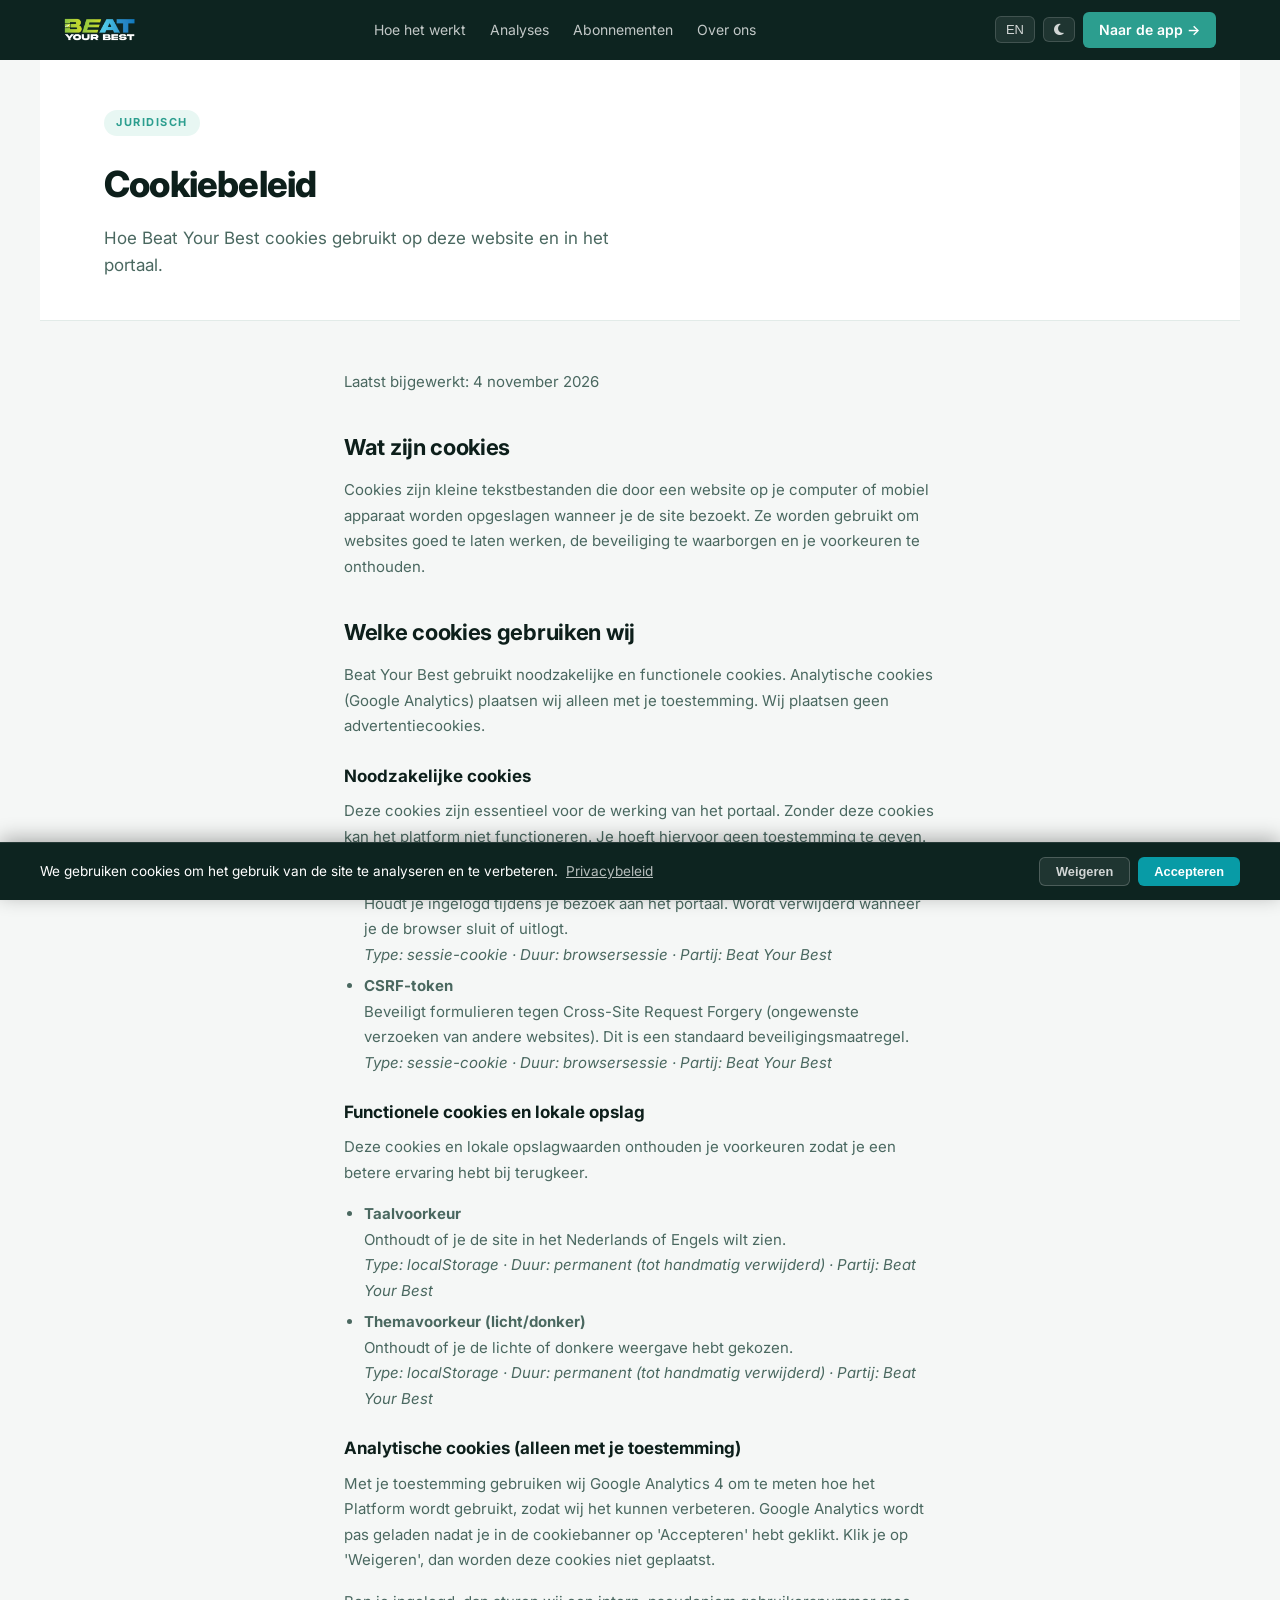
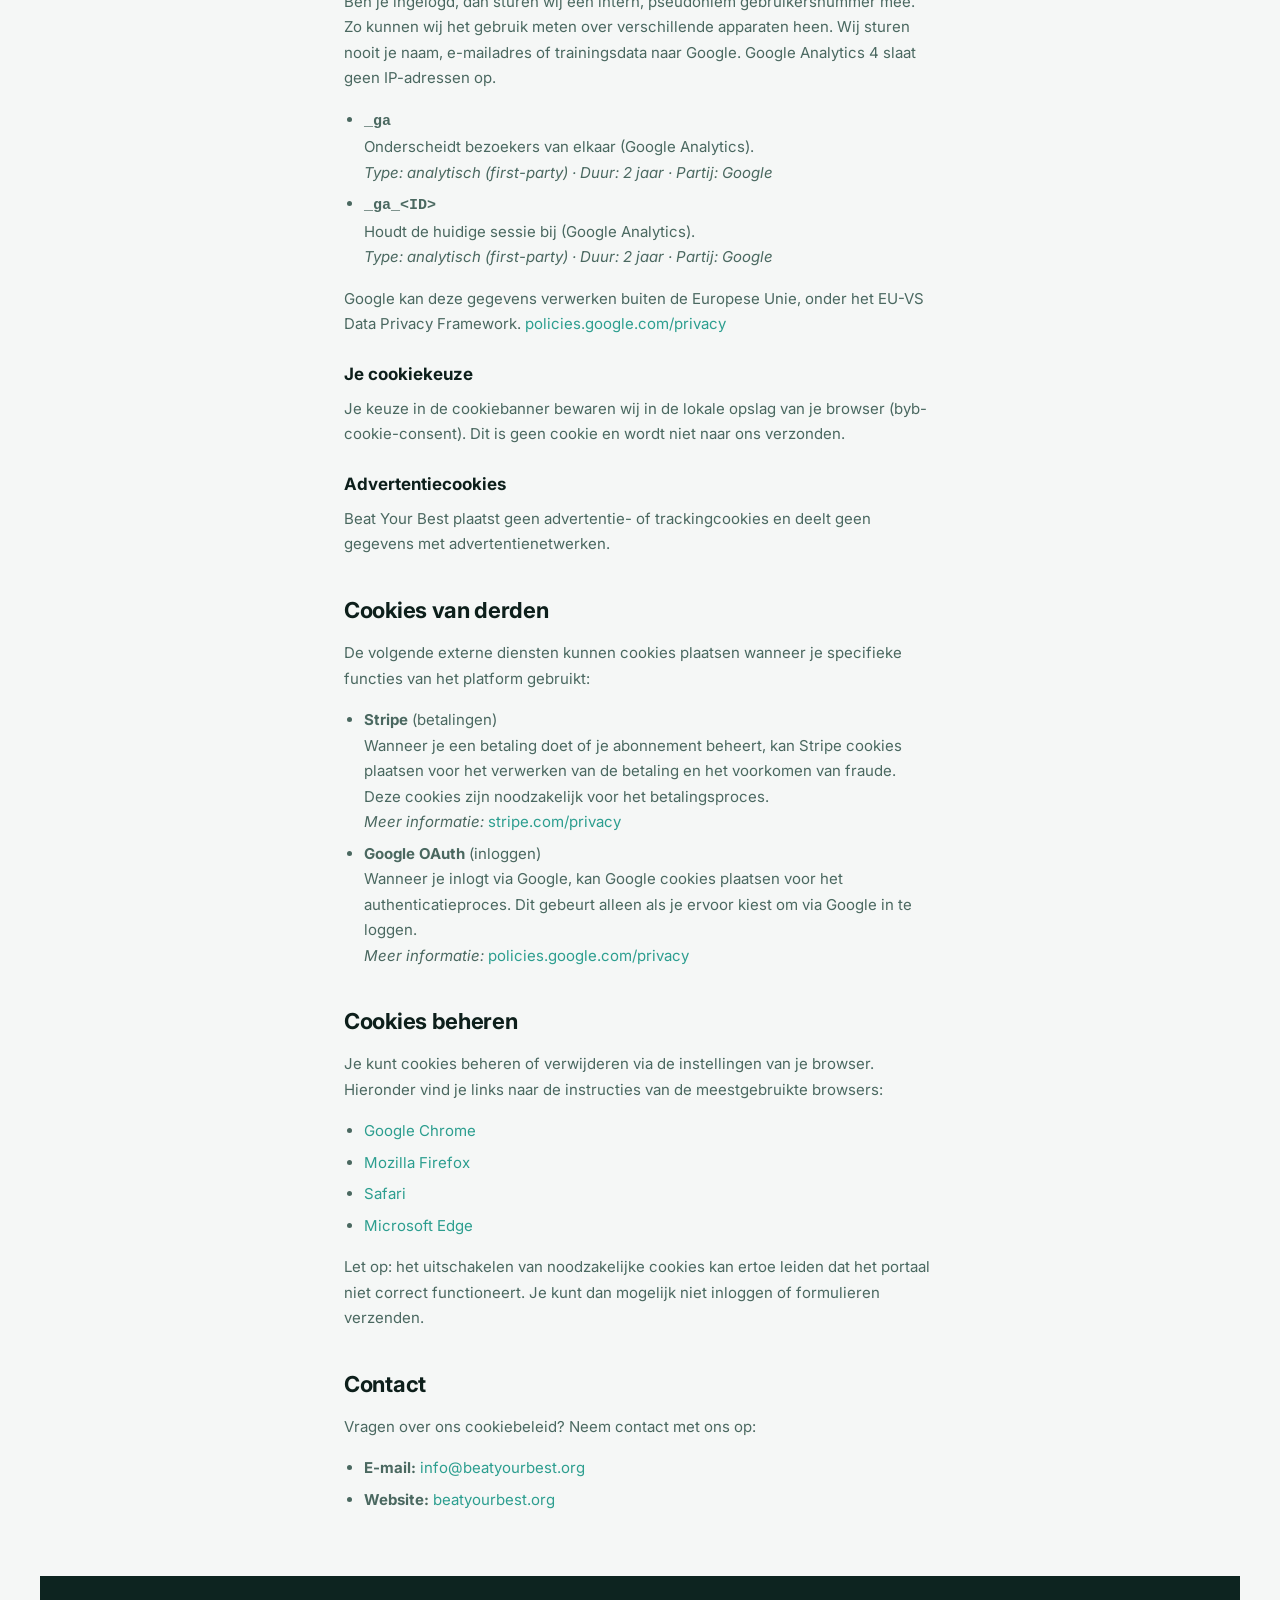
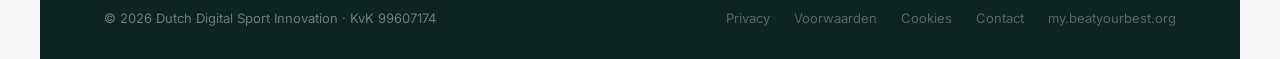
<file: cookies.html>
<!DOCTYPE html>
<html lang="nl" data-theme="light">
<head>
  <meta charset="UTF-8">
  <meta name="viewport" content="width=device-width, initial-scale=1.0">
  <title>Cookiebeleid — Beat Your Best</title>
  <link rel="icon" type="image/x-icon" href="assets/favicon.ico">
  <link rel="icon" type="image/png" sizes="16x16" href="assets/favicon-16x16.png">
  <link rel="icon" type="image/png" sizes="32x32" href="assets/favicon-32x32.png">
  <link rel="apple-touch-icon" sizes="180x180" href="assets/apple-touch-icon.png">
  <link rel="preconnect" href="https://fonts.googleapis.com">
  <link rel="preconnect" href="https://fonts.gstatic.com" crossorigin>
  <link href="https://fonts.googleapis.com/css2?family=Inter:wght@400;500;600;700&display=swap" rel="stylesheet">
  <link rel="stylesheet" href="https://cdnjs.cloudflare.com/ajax/libs/font-awesome/6.4.0/css/all.min.css">
  <link rel="stylesheet" href="style.css">

  <!-- Google Analytics (loaded after cookie consent) -->
  <script>
    window.bybGaId = 'G-0WB2DKKF03';
    function bybLoadGA() {
      if (window._gaLoaded) return;
      window._gaLoaded = true;
      var s = document.createElement('script');
      s.async = true;
      s.src = 'https://www.googletagmanager.com/gtag/js?id=' + window.bybGaId;
      document.head.appendChild(s);
      window.dataLayer = window.dataLayer || [];
      function gtag(){dataLayer.push(arguments);}
      window.gtag = gtag;
      gtag('js', new Date());
      gtag('config', window.bybGaId, { anonymize_ip: true });
      // Same measurement ID as my.beatyourbest.org, so one visit stays one session across both sites
      gtag('config', 'G-TCD0EVD1Y3', { anonymize_ip: true });
    }
    if (localStorage.getItem('byb-cookie-consent') === 'accepted') { bybLoadGA(); }
  </script>
</head>
<body>

<nav class="nav">
  <a href="index.html" class="nav-logo"><img src="assets/images/logo.png" alt="Beat your Best"></a>
  <button class="nav-hamburger" id="nav-hamburger" aria-label="Menu" aria-expanded="false">☰</button>
  <div class="nav-links" id="nav-links">
    <a href="how-it-works.html" data-nl="Hoe het werkt" data-en="How it works">Hoe het werkt</a>
    <a href="how-it-works.html#analyses" data-nl="Analyses" data-en="Analyses">Analyses</a>
    <a href="pricing.html" data-nl="Abonnementen" data-en="Pricing">Abonnementen</a>
    <a href="about.html" data-nl="Over ons" data-en="About us">Over ons</a>
  </div>
  <div class="nav-controls">
    <button class="nav-toggle-btn" id="lang-toggle"><i class="fas fa-globe" style="margin-right:4px;font-size:12px;"></i>EN</button>
    <button class="nav-toggle-btn" id="theme-toggle" aria-label="Thema wisselen"><i class="fas fa-moon" style="font-size:13px;"></i></button>
    <a href="https://my.beatyourbest.org" class="btn-portal" data-nl="Naar de app →" data-en="Go to app →">Naar de app →</a>
  </div>
</nav>

<div class="page-header">
  <div class="sec-pill" data-nl="Juridisch" data-en="Legal">Juridisch</div>
  <h1 data-nl="Cookiebeleid" data-en="Cookie Policy">Cookiebeleid</h1>
  <p data-nl="Hoe Beat Your Best cookies gebruikt op deze website en in het portaal." data-en="How Beat Your Best uses cookies on this website and in the portal.">Hoe Beat Your Best cookies gebruikt op deze website en in het portaal.</p>
</div>

<div class="prose">
  <p class="prose-updated" data-nl="Laatst bijgewerkt: 4 november 2026" data-en="Last updated: 4 November 2026">Laatst bijgewerkt: 4 november 2026</p>

  <h2 data-nl="Wat zijn cookies" data-en="What are cookies">Wat zijn cookies</h2>
  <p data-nl="Cookies zijn kleine tekstbestanden die door een website op je computer of mobiel apparaat worden opgeslagen wanneer je de site bezoekt. Ze worden gebruikt om websites goed te laten werken, de beveiliging te waarborgen en je voorkeuren te onthouden." data-en="Cookies are small text files that are stored on your computer or mobile device by a website when you visit the site. They are used to make websites function properly, ensure security and remember your preferences.">Cookies zijn kleine tekstbestanden die door een website op je computer of mobiel apparaat worden opgeslagen wanneer je de site bezoekt. Ze worden gebruikt om websites goed te laten werken, de beveiliging te waarborgen en je voorkeuren te onthouden.</p>

  <h2 data-nl="Welke cookies gebruiken wij" data-en="Which cookies do we use">Welke cookies gebruiken wij</h2>
  <p data-nl="Beat Your Best gebruikt noodzakelijke en functionele cookies. Analytische cookies (Google Analytics) plaatsen wij alleen met je toestemming. Wij plaatsen geen advertentiecookies." data-en="Beat Your Best uses necessary and functional cookies. We only place analytical cookies (Google Analytics) with your consent. We do not place advertising cookies.">Beat Your Best gebruikt noodzakelijke en functionele cookies. Analytische cookies (Google Analytics) plaatsen wij alleen met je toestemming. Wij plaatsen geen advertentiecookies.</p>

  <h3 data-nl="Noodzakelijke cookies" data-en="Necessary cookies">Noodzakelijke cookies</h3>
  <p data-nl="Deze cookies zijn essentieel voor de werking van het portaal. Zonder deze cookies kan het platform niet functioneren. Je hoeft hiervoor geen toestemming te geven." data-en="These cookies are essential for the operation of the portal. Without these cookies, the platform cannot function. You do not need to give consent for these.">Deze cookies zijn essentieel voor de werking van het portaal. Zonder deze cookies kan het platform niet functioneren. Je hoeft hiervoor geen toestemming te geven.</p>
  <ul>
    <li>
      <strong data-nl="Sessie-cookie" data-en="Session cookie">Sessie-cookie</strong><br>
      <span data-nl="Houdt je ingelogd tijdens je bezoek aan het portaal. Wordt verwijderd wanneer je de browser sluit of uitlogt." data-en="Keeps you logged in during your visit to the portal. Deleted when you close the browser or log out.">Houdt je ingelogd tijdens je bezoek aan het portaal. Wordt verwijderd wanneer je de browser sluit of uitlogt.</span><br>
      <em data-nl="Type: sessie-cookie · Duur: browsersessie · Partij: Beat Your Best" data-en="Type: session cookie · Duration: browser session · Party: Beat Your Best">Type: sessie-cookie · Duur: browsersessie · Partij: Beat Your Best</em>
    </li>
    <li>
      <strong data-nl="CSRF-token" data-en="CSRF token">CSRF-token</strong><br>
      <span data-nl="Beveiligt formulieren tegen Cross-Site Request Forgery (ongewenste verzoeken van andere websites). Dit is een standaard beveiligingsmaatregel." data-en="Protects forms against Cross-Site Request Forgery (unwanted requests from other websites). This is a standard security measure.">Beveiligt formulieren tegen Cross-Site Request Forgery (ongewenste verzoeken van andere websites). Dit is een standaard beveiligingsmaatregel.</span><br>
      <em data-nl="Type: sessie-cookie · Duur: browsersessie · Partij: Beat Your Best" data-en="Type: session cookie · Duration: browser session · Party: Beat Your Best">Type: sessie-cookie · Duur: browsersessie · Partij: Beat Your Best</em>
    </li>
  </ul>

  <h3 data-nl="Functionele cookies en lokale opslag" data-en="Functional cookies and local storage">Functionele cookies en lokale opslag</h3>
  <p data-nl="Deze cookies en lokale opslagwaarden onthouden je voorkeuren zodat je een betere ervaring hebt bij terugkeer." data-en="These cookies and local storage values remember your preferences so you have a better experience when you return.">Deze cookies en lokale opslagwaarden onthouden je voorkeuren zodat je een betere ervaring hebt bij terugkeer.</p>
  <ul>
    <li>
      <strong data-nl="Taalvoorkeur" data-en="Language preference">Taalvoorkeur</strong><br>
      <span data-nl="Onthoudt of je de site in het Nederlands of Engels wilt zien." data-en="Remembers whether you want to view the site in Dutch or English.">Onthoudt of je de site in het Nederlands of Engels wilt zien.</span><br>
      <em data-nl="Type: localStorage · Duur: permanent (tot handmatig verwijderd) · Partij: Beat Your Best" data-en="Type: localStorage · Duration: permanent (until manually removed) · Party: Beat Your Best">Type: localStorage · Duur: permanent (tot handmatig verwijderd) · Partij: Beat Your Best</em>
    </li>
    <li>
      <strong data-nl="Themavoorkeur (licht/donker)" data-en="Theme preference (light/dark)">Themavoorkeur (licht/donker)</strong><br>
      <span data-nl="Onthoudt of je de lichte of donkere weergave hebt gekozen." data-en="Remembers whether you have chosen the light or dark display.">Onthoudt of je de lichte of donkere weergave hebt gekozen.</span><br>
      <em data-nl="Type: localStorage · Duur: permanent (tot handmatig verwijderd) · Partij: Beat Your Best" data-en="Type: localStorage · Duration: permanent (until manually removed) · Party: Beat Your Best">Type: localStorage · Duur: permanent (tot handmatig verwijderd) · Partij: Beat Your Best</em>
    </li>
  </ul>

  <h3 data-nl="Analytische cookies (alleen met je toestemming)" data-en="Analytical cookies (only with your consent)">Analytische cookies (alleen met je toestemming)</h3>
  <p data-nl="Met je toestemming gebruiken wij Google Analytics 4 om te meten hoe het Platform wordt gebruikt, zodat wij het kunnen verbeteren. Google Analytics wordt pas geladen nadat je in de cookiebanner op 'Accepteren' hebt geklikt. Klik je op 'Weigeren', dan worden deze cookies niet geplaatst." data-en="With your consent, we use Google Analytics 4 to measure how the Platform is used, so that we can improve it. Google Analytics is only loaded after you click 'Accept' in the cookie banner. If you click 'Decline', these cookies are not placed.">Met je toestemming gebruiken wij Google Analytics 4 om te meten hoe het Platform wordt gebruikt, zodat wij het kunnen verbeteren. Google Analytics wordt pas geladen nadat je in de cookiebanner op 'Accepteren' hebt geklikt. Klik je op 'Weigeren', dan worden deze cookies niet geplaatst.</p>
  <p data-nl="Ben je ingelogd, dan sturen wij een intern, pseudoniem gebruikersnummer mee. Zo kunnen wij het gebruik meten over verschillende apparaten heen. Wij sturen nooit je naam, e-mailadres of trainingsdata naar Google. Google Analytics 4 slaat geen IP-adressen op." data-en="When you are logged in, we include an internal, pseudonymous user number. This lets us measure usage across different devices. We never send your name, email address or training data to Google. Google Analytics 4 does not store IP addresses.">Ben je ingelogd, dan sturen wij een intern, pseudoniem gebruikersnummer mee. Zo kunnen wij het gebruik meten over verschillende apparaten heen. Wij sturen nooit je naam, e-mailadres of trainingsdata naar Google. Google Analytics 4 slaat geen IP-adressen op.</p>
  <ul>
    <li>
      <strong><code>_ga</code></strong><br>
      <span data-nl="Onderscheidt bezoekers van elkaar (Google Analytics)." data-en="Distinguishes visitors from each other (Google Analytics).">Onderscheidt bezoekers van elkaar (Google Analytics).</span><br>
      <em data-nl="Type: analytisch (first-party) · Duur: 2 jaar · Partij: Google" data-en="Type: analytical (first-party) · Duration: 2 years · Party: Google">Type: analytisch (first-party) · Duur: 2 jaar · Partij: Google</em>
    </li>
    <li>
      <strong><code>_ga_&lt;ID&gt;</code></strong><br>
      <span data-nl="Houdt de huidige sessie bij (Google Analytics)." data-en="Keeps track of the current session (Google Analytics).">Houdt de huidige sessie bij (Google Analytics).</span><br>
      <em data-nl="Type: analytisch (first-party) · Duur: 2 jaar · Partij: Google" data-en="Type: analytical (first-party) · Duration: 2 years · Party: Google">Type: analytisch (first-party) · Duur: 2 jaar · Partij: Google</em>
    </li>
  </ul>
  <p><span data-nl="Google kan deze gegevens verwerken buiten de Europese Unie, onder het EU-VS Data Privacy Framework." data-en="Google may process this data outside the European Union, under the EU-US Data Privacy Framework.">Google kan deze gegevens verwerken buiten de Europese Unie, onder het EU-VS Data Privacy Framework.</span> <a href="https://policies.google.com/privacy" target="_blank" rel="noopener">policies.google.com/privacy</a></p>

  <h3 data-nl="Je cookiekeuze" data-en="Your cookie choice">Je cookiekeuze</h3>
  <p data-nl="Je keuze in de cookiebanner bewaren wij in de lokale opslag van je browser (byb-cookie-consent). Dit is geen cookie en wordt niet naar ons verzonden." data-en="We store your choice from the cookie banner in your browser's local storage (byb-cookie-consent). This is not a cookie and is not sent to us.">Je keuze in de cookiebanner bewaren wij in de lokale opslag van je browser (byb-cookie-consent). Dit is geen cookie en wordt niet naar ons verzonden.</p>

  <h3 data-nl="Advertentiecookies" data-en="Advertising cookies">Advertentiecookies</h3>
  <p data-nl="Beat Your Best plaatst geen advertentie- of trackingcookies en deelt geen gegevens met advertentienetwerken." data-en="Beat Your Best does not place advertising or tracking cookies and does not share data with advertising networks.">Beat Your Best plaatst geen advertentie- of trackingcookies en deelt geen gegevens met advertentienetwerken.</p>

  <h2 data-nl="Cookies van derden" data-en="Third-party cookies">Cookies van derden</h2>
  <p data-nl="De volgende externe diensten kunnen cookies plaatsen wanneer je specifieke functies van het platform gebruikt:" data-en="The following external services may place cookies when you use specific features of the platform:">De volgende externe diensten kunnen cookies plaatsen wanneer je specifieke functies van het platform gebruikt:</p>
  <ul>
    <li>
      <strong>Stripe</strong> <span data-nl="(betalingen)" data-en="(payments)">(betalingen)</span><br>
      <span data-nl="Wanneer je een betaling doet of je abonnement beheert, kan Stripe cookies plaatsen voor het verwerken van de betaling en het voorkomen van fraude. Deze cookies zijn noodzakelijk voor het betalingsproces." data-en="When you make a payment or manage your subscription, Stripe may place cookies for processing the payment and preventing fraud. These cookies are necessary for the payment process.">Wanneer je een betaling doet of je abonnement beheert, kan Stripe cookies plaatsen voor het verwerken van de betaling en het voorkomen van fraude. Deze cookies zijn noodzakelijk voor het betalingsproces.</span><br>
      <em data-nl="Meer informatie:" data-en="More information:">Meer informatie:</em> <a href="https://stripe.com/privacy" target="_blank" rel="noopener">stripe.com/privacy</a>
    </li>
    <li>
      <strong>Google OAuth</strong> <span data-nl="(inloggen)" data-en="(login)">(inloggen)</span><br>
      <span data-nl="Wanneer je inlogt via Google, kan Google cookies plaatsen voor het authenticatieproces. Dit gebeurt alleen als je ervoor kiest om via Google in te loggen." data-en="When you log in via Google, Google may place cookies for the authentication process. This only happens if you choose to log in via Google.">Wanneer je inlogt via Google, kan Google cookies plaatsen voor het authenticatieproces. Dit gebeurt alleen als je ervoor kiest om via Google in te loggen.</span><br>
      <em data-nl="Meer informatie:" data-en="More information:">Meer informatie:</em> <a href="https://policies.google.com/privacy" target="_blank" rel="noopener">policies.google.com/privacy</a>
    </li>
  </ul>

  <h2 data-nl="Cookies beheren" data-en="Managing cookies">Cookies beheren</h2>
  <p data-nl="Je kunt cookies beheren of verwijderen via de instellingen van je browser. Hieronder vind je links naar de instructies van de meestgebruikte browsers:" data-en="You can manage or delete cookies via your browser settings. Below you will find links to the instructions for the most commonly used browsers:">Je kunt cookies beheren of verwijderen via de instellingen van je browser. Hieronder vind je links naar de instructies van de meestgebruikte browsers:</p>
  <ul>
    <li><a href="https://support.google.com/chrome/answer/95647" target="_blank" rel="noopener">Google Chrome</a></li>
    <li><a href="https://support.mozilla.org/nl/kb/cookies-verwijderen-gegevens-wissen" target="_blank" rel="noopener">Mozilla Firefox</a></li>
    <li><a href="https://support.apple.com/guide/safari/manage-cookies-sfri11471/mac" target="_blank" rel="noopener">Safari</a></li>
    <li><a href="https://support.microsoft.com/nl-nl/microsoft-edge/cookies-verwijderen-in-microsoft-edge-63947406-40ac-c3b8-57b9-2a946a29ae09" target="_blank" rel="noopener">Microsoft Edge</a></li>
  </ul>
  <p data-nl="Let op: het uitschakelen van noodzakelijke cookies kan ertoe leiden dat het portaal niet correct functioneert. Je kunt dan mogelijk niet inloggen of formulieren verzenden." data-en="Please note: disabling necessary cookies may cause the portal to not function correctly. You may not be able to log in or submit forms.">Let op: het uitschakelen van noodzakelijke cookies kan ertoe leiden dat het portaal niet correct functioneert. Je kunt dan mogelijk niet inloggen of formulieren verzenden.</p>

  <h2 data-nl="Contact" data-en="Contact">Contact</h2>
  <p data-nl="Vragen over ons cookiebeleid? Neem contact met ons op:" data-en="Questions about our cookie policy? Contact us:">Vragen over ons cookiebeleid? Neem contact met ons op:</p>
  <ul>
    <li><strong>E-mail:</strong> <a href="mailto:info@beatyourbest.org">info@beatyourbest.org</a></li>
    <li><strong>Website:</strong> <a href="https://beatyourbest.org">beatyourbest.org</a></li>
  </ul>
</div>

<footer class="footer">
  <div class="footer-logo">© 2026 Dutch Digital Sport Innovation · KvK 99607174</div>
  <div class="footer-links">
    <a href="privacy.html" data-nl="Privacy" data-en="Privacy">Privacy</a>
    <a href="terms.html" data-nl="Voorwaarden" data-en="Terms">Voorwaarden</a>
    <a href="cookies.html" data-nl="Cookies" data-en="Cookies">Cookies</a>
    <a href="about.html#contact" data-nl="Contact" data-en="Contact">Contact</a>
    <a href="https://my.beatyourbest.org">my.beatyourbest.org</a>
  </div>
</footer>

<script src="main.js"></script>
<!-- Cookie Consent Banner -->
<div id="cookie-banner" style="display:none;position:fixed;bottom:0;left:0;right:0;z-index:10000;background:var(--bg-nav);color:#fff;padding:14px 20px;box-shadow:0 -4px 20px rgba(0,0,0,0.3);border-top:1px solid rgba(255,255,255,0.1);">
  <div style="max-width:1200px;margin:0 auto;display:flex;align-items:center;gap:16px;flex-wrap:wrap;">
    <div style="flex:1;min-width:200px;font-size:0.85rem;line-height:1.5;">
      <span data-nl="We gebruiken cookies om het gebruik van de site te analyseren en te verbeteren." data-en="We use cookies to analyze and improve the site experience." id="cookie-text">We gebruiken cookies om het gebruik van de site te analyseren en te verbeteren.</span>
      <a href="privacy.html" style="color:rgba(255,255,255,0.7);text-decoration:underline;margin-left:4px;" data-nl="Privacybeleid" data-en="Privacy policy" id="cookie-link">Privacybeleid</a>
    </div>
    <div style="display:flex;gap:8px;flex-shrink:0;">
      <button onclick="bybCookieConsent('declined')" style="padding:6px 16px;border-radius:6px;font-size:0.8rem;font-weight:600;cursor:pointer;background:rgba(255,255,255,0.08);border:1px solid rgba(255,255,255,0.2);color:rgba(255,255,255,0.8);" data-nl="Weigeren" data-en="Decline" id="cookie-decline">Weigeren</button>
      <button onclick="bybCookieConsent('accepted')" style="padding:6px 16px;border-radius:6px;font-size:0.8rem;font-weight:600;cursor:pointer;background:#089ba6;border:none;color:#fff;" data-nl="Accepteren" data-en="Accept" id="cookie-accept">Accepteren</button>
    </div>
  </div>
</div>
<script>
(function() {
  if (!localStorage.getItem('byb-cookie-consent')) {
    document.getElementById('cookie-banner').style.display = 'block';
  }
  var lang = document.documentElement.getAttribute('data-lang') || localStorage.getItem('byb-lang') || 'nl';
  if (lang === 'en') {
    ['cookie-text','cookie-link','cookie-decline','cookie-accept'].forEach(function(id) {
      var el = document.getElementById(id);
      if (el && el.dataset.en) el.textContent = el.dataset.en;
    });
  }
})();
function bybCookieConsent(choice) {
  localStorage.setItem('byb-cookie-consent', choice);
  document.getElementById('cookie-banner').style.display = 'none';
  if (choice === 'accepted') bybLoadGA();
}
</script>
</body>
</html>
</file>
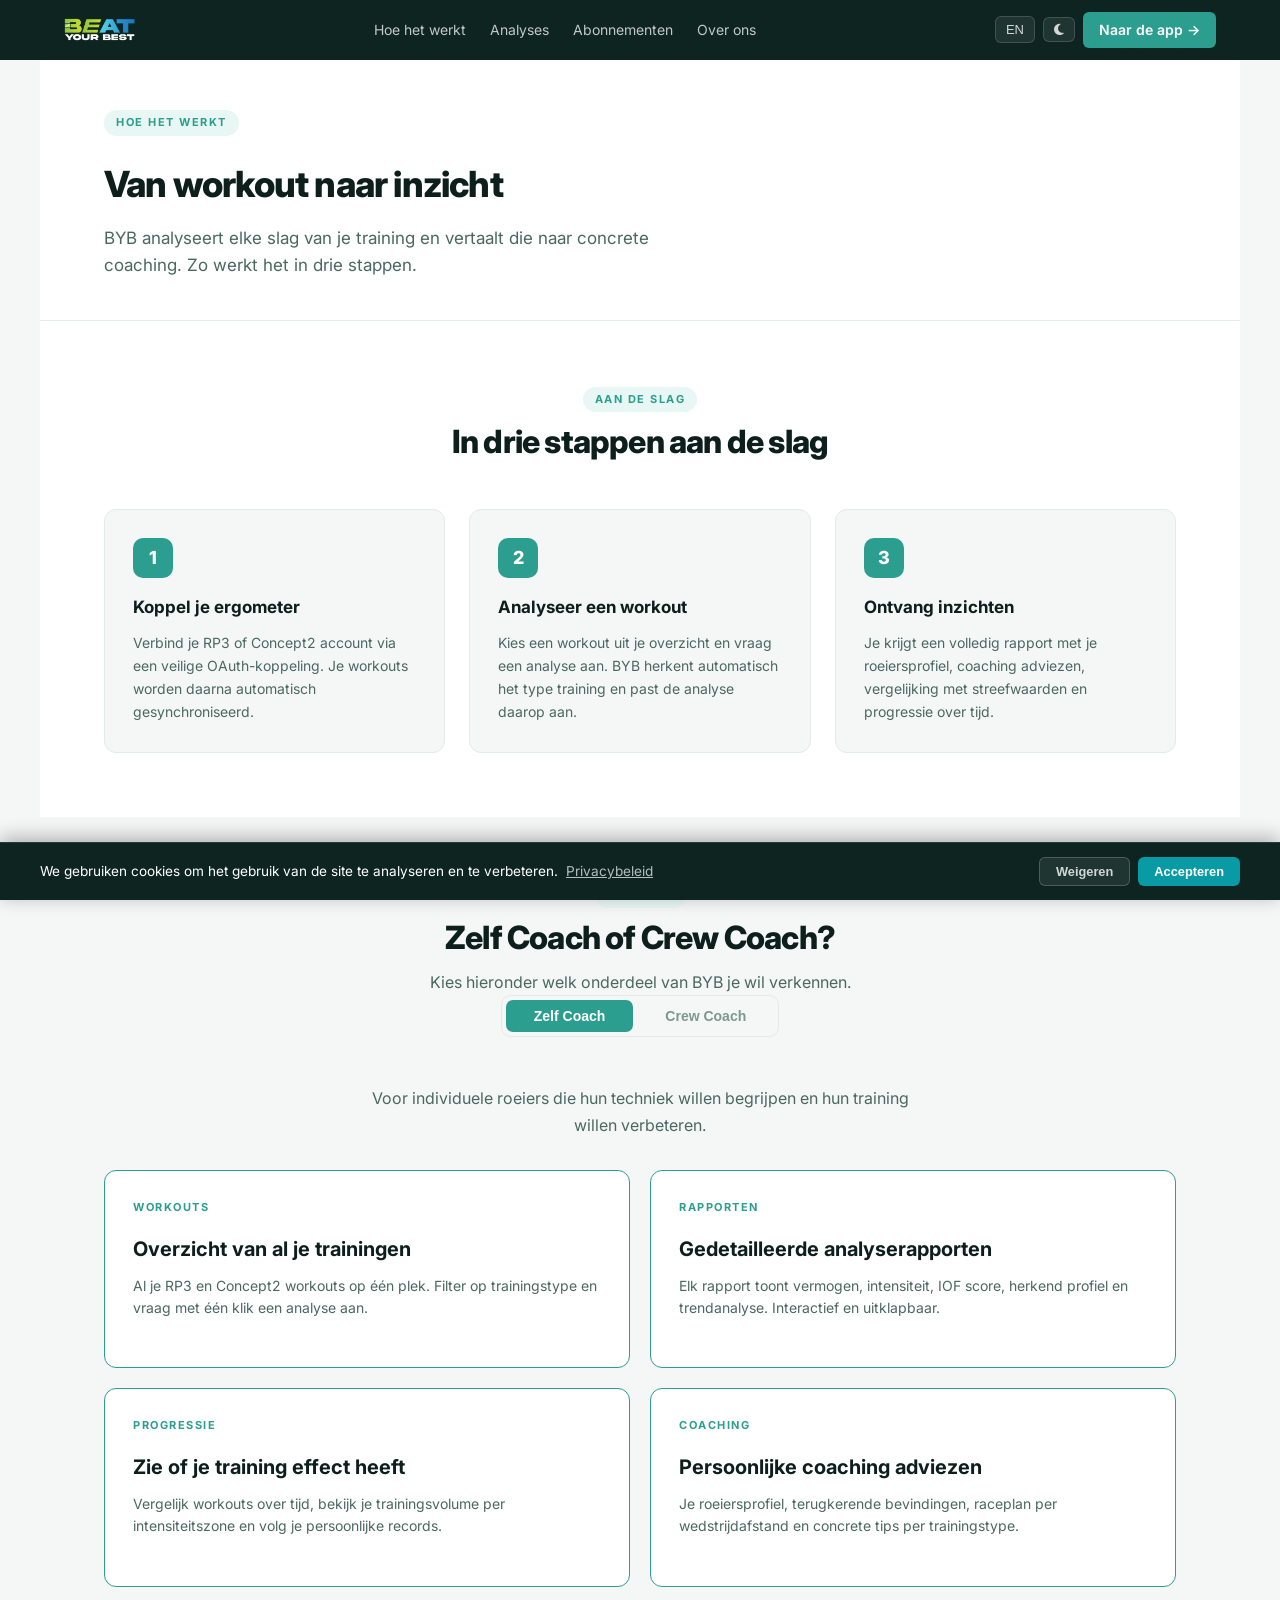
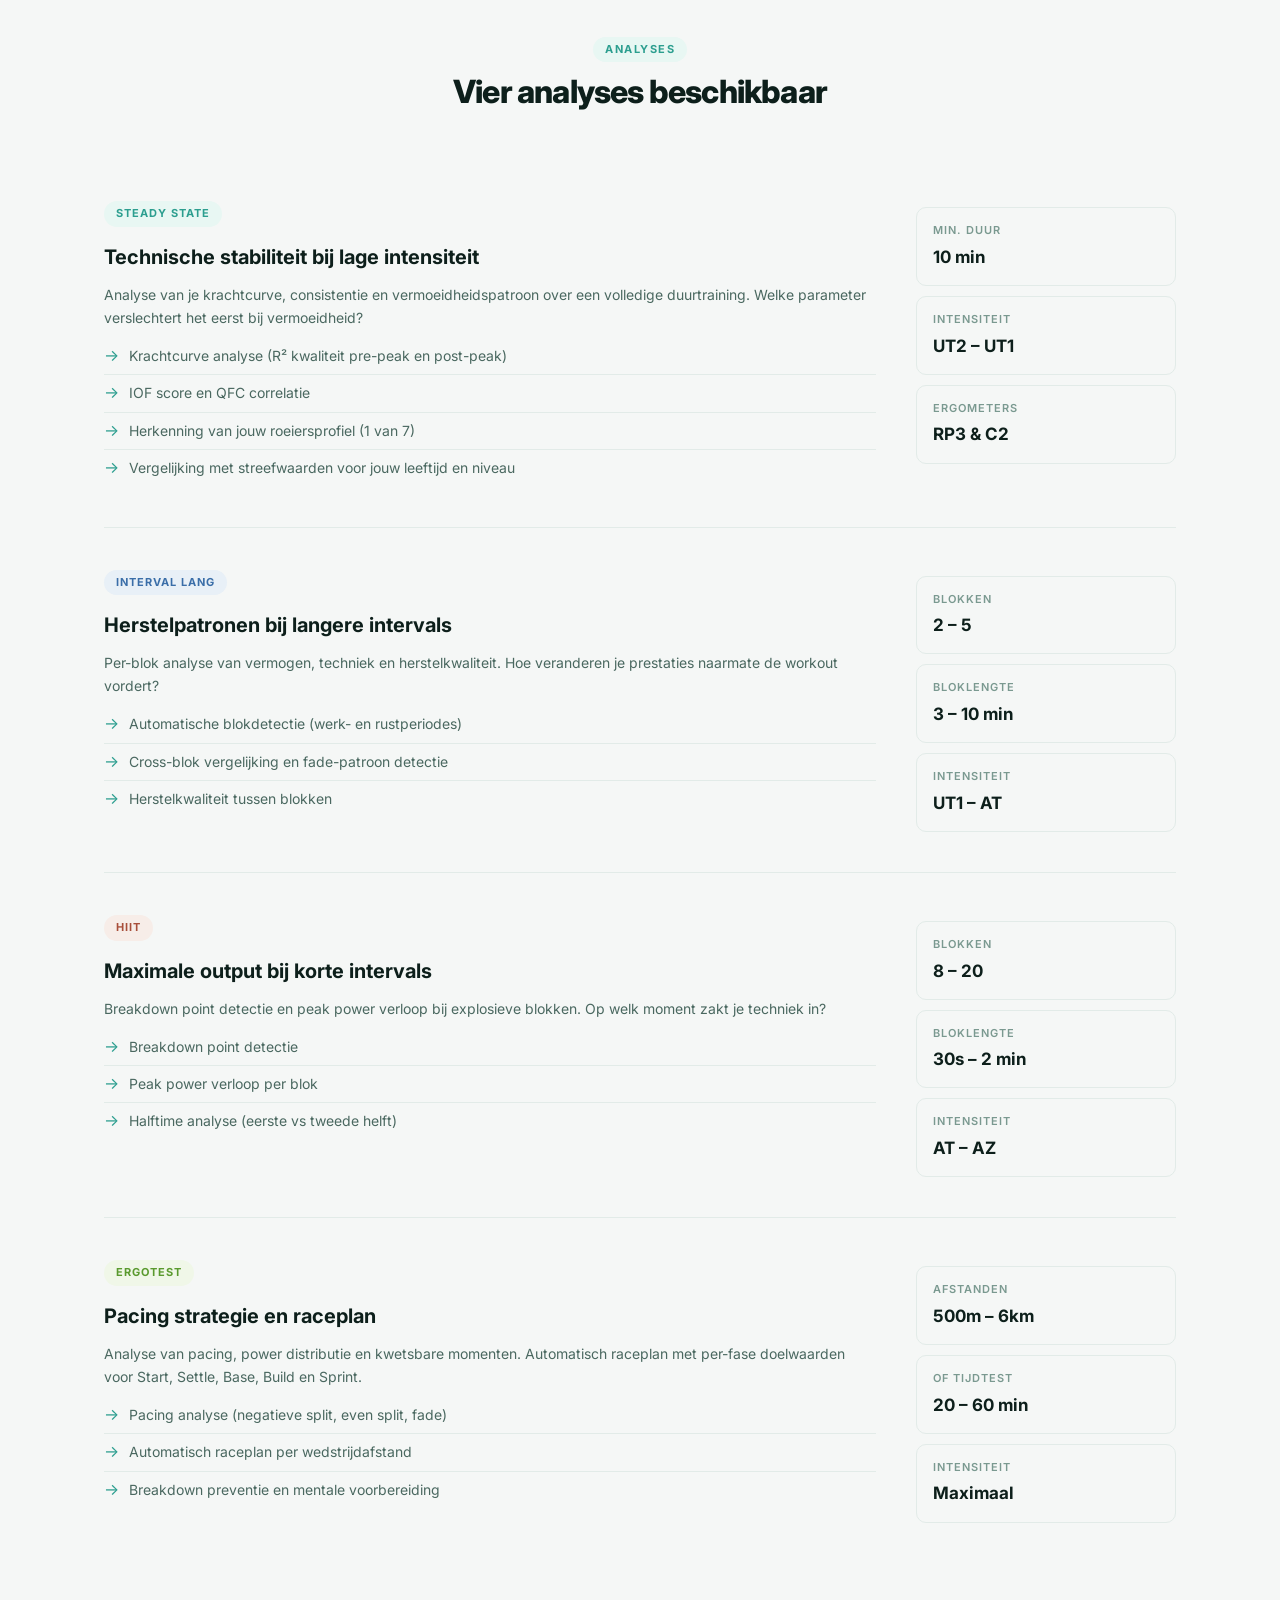
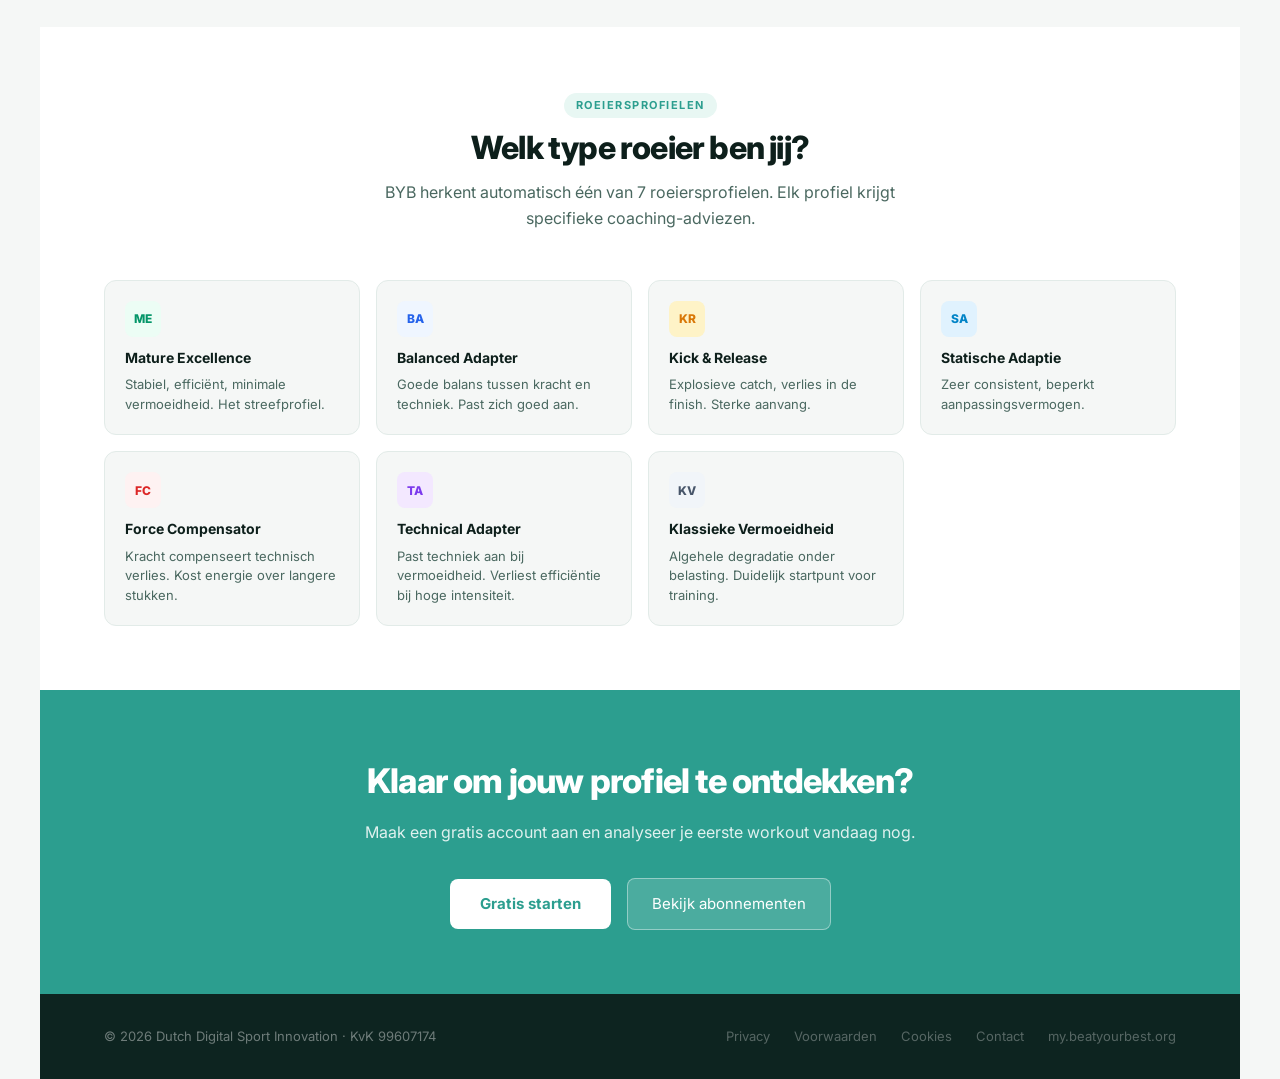
<file: how-it-works.html>
<!DOCTYPE html>
<html lang="nl" data-theme="light">
<head>
  <meta charset="UTF-8">
  <meta name="viewport" content="width=device-width, initial-scale=1.0">
  <title data-nl="Hoe het werkt — Beat your Best" data-en="How it works — Beat your Best">Hoe het werkt — Beat your Best</title>
  <meta name="description" content="Hoe Beat your Best werkt: koppel je RP3 of Concept2, analyseer je workouts en ontvang persoonlijke coaching.">
  <link rel="icon" type="image/x-icon" href="assets/favicon.ico">
  <link rel="icon" type="image/png" sizes="16x16" href="assets/favicon-16x16.png">
  <link rel="icon" type="image/png" sizes="32x32" href="assets/favicon-32x32.png">
  <link rel="apple-touch-icon" sizes="180x180" href="assets/apple-touch-icon.png">
  <link rel="preconnect" href="https://fonts.googleapis.com">
  <link rel="preconnect" href="https://fonts.gstatic.com" crossorigin>
  <link href="https://fonts.googleapis.com/css2?family=Inter:wght@400;500;600;700&display=swap" rel="stylesheet">
  <link rel="stylesheet" href="https://cdnjs.cloudflare.com/ajax/libs/font-awesome/6.4.0/css/all.min.css">
  <link rel="stylesheet" href="style.css">

  <!-- Google Analytics (loaded after cookie consent) -->
  <script>
    window.bybGaId = 'G-0WB2DKKF03';
    function bybLoadGA() {
      if (window._gaLoaded) return;
      window._gaLoaded = true;
      var s = document.createElement('script');
      s.async = true;
      s.src = 'https://www.googletagmanager.com/gtag/js?id=' + window.bybGaId;
      document.head.appendChild(s);
      window.dataLayer = window.dataLayer || [];
      function gtag(){dataLayer.push(arguments);}
      window.gtag = gtag;
      gtag('js', new Date());
      gtag('config', window.bybGaId, { anonymize_ip: true });
      // Same measurement ID as my.beatyourbest.org, so one visit stays one session across both sites
      gtag('config', 'G-TCD0EVD1Y3', { anonymize_ip: true });
    }
    if (localStorage.getItem('byb-cookie-consent') === 'accepted') { bybLoadGA(); }
  </script>
</head>
<body>

<nav class="nav">
  <a href="index.html" class="nav-logo"><img src="assets/images/logo.png" alt="Beat your Best"></a>
  <button class="nav-hamburger" id="nav-hamburger" aria-label="Menu" aria-expanded="false">☰</button>
  <div class="nav-links" id="nav-links">
    <a href="how-it-works.html" data-nl="Hoe het werkt" data-en="How it works">Hoe het werkt</a>
    <a href="how-it-works.html#analyses" data-nl="Analyses" data-en="Analyses">Analyses</a>
    <a href="pricing.html" data-nl="Abonnementen" data-en="Pricing">Abonnementen</a>
    <a href="about.html" data-nl="Over ons" data-en="About us">Over ons</a>
  </div>
  <div class="nav-controls">
    <button class="nav-toggle-btn" id="lang-toggle"><i class="fas fa-globe" style="margin-right:4px;font-size:12px;"></i>EN</button>
    <button class="nav-toggle-btn" id="theme-toggle" aria-label="Thema wisselen"><i class="fas fa-moon" style="font-size:13px;"></i></button>
    <a href="https://my.beatyourbest.org" class="btn-portal" data-nl="Naar de app →" data-en="Go to app →">Naar de app →</a>
  </div>
</nav>

<div class="page-header">
  <div class="sec-pill" data-nl="Hoe het werkt" data-en="How it works">Hoe het werkt</div>
  <h1 data-nl="Van workout naar inzicht" data-en="From workout to insight">Van workout naar inzicht</h1>
  <p data-nl="BYB analyseert elke slag van je training en vertaalt die naar concrete coaching. Zo werkt het in drie stappen." data-en="BYB analyses every stroke of your training and translates it into concrete coaching. Here's how it works in three steps.">BYB analyseert elke slag van je training en vertaalt die naar concrete coaching. Zo werkt het in drie stappen.</p>
</div>

<!-- Drie stappen -->
<section class="section-card">
  <div class="sec-center">
    <div class="sec-pill" data-nl="Aan de slag" data-en="Getting started">Aan de slag</div>
    <h2 class="sec-title" data-nl="In drie stappen aan de slag" data-en="Get started in three steps">In drie stappen aan de slag</h2>
  </div>
  <div class="steps-grid">
    <div class="step-card">
      <div class="step-num">1</div>
      <h3 class="step-title" data-nl="Koppel je ergometer" data-en="Connect your ergometer">Koppel je ergometer</h3>
      <p class="step-body" data-nl="Verbind je RP3 of Concept2 account via een veilige OAuth-koppeling. Je workouts worden daarna automatisch gesynchroniseerd." data-en="Connect your RP3 or Concept2 account via a secure OAuth connection. Your workouts are then automatically synchronised.">Verbind je RP3 of Concept2 account via een veilige OAuth-koppeling. Je workouts worden daarna automatisch gesynchroniseerd.</p>
    </div>
    <div class="step-card">
      <div class="step-num">2</div>
      <h3 class="step-title" data-nl="Analyseer een workout" data-en="Analyse a workout">Analyseer een workout</h3>
      <p class="step-body" data-nl="Kies een workout uit je overzicht en vraag een analyse aan. BYB herkent automatisch het type training en past de analyse daarop aan." data-en="Choose a workout from your overview and request an analysis. BYB automatically recognises the training type and adapts the analysis accordingly.">Kies een workout uit je overzicht en vraag een analyse aan. BYB herkent automatisch het type training en past de analyse daarop aan.</p>
    </div>
    <div class="step-card">
      <div class="step-num">3</div>
      <h3 class="step-title" data-nl="Ontvang inzichten" data-en="Receive insights">Ontvang inzichten</h3>
      <p class="step-body" data-nl="Je krijgt een volledig rapport met je roeiersprofiel, coaching adviezen, vergelijking met streefwaarden en progressie over tijd." data-en="You receive a full report with your rowing profile, coaching advice, comparison with benchmarks and progression over time.">Je krijgt een volledig rapport met je roeiersprofiel, coaching adviezen, vergelijking met streefwaarden en progressie over tijd.</p>
    </div>
  </div>
</section>

<!-- Coach switch -->
<section class="section" id="analyses">
  <div class="sec-center">
    <div class="sec-pill" data-nl="Voor wie" data-en="For whom">Voor wie</div>
    <h2 class="sec-title" data-nl="Zelf Coach of Crew Coach?" data-en="Zelf Coach or Crew Coach?">Zelf Coach of Crew Coach?</h2>
    <p class="sec-sub" data-nl="Kies hieronder welk onderdeel van BYB je wil verkennen." data-en="Choose below which part of BYB you'd like to explore.">Kies hieronder welk onderdeel van BYB je wil verkennen.</p>

    <div class="coach-switch" id="coach-switch">
      <button class="coach-switch-btn active" id="btn-zelf" onclick="switchCoach('zelf')" data-nl="Zelf Coach" data-en="Zelf Coach">Zelf Coach</button>
      <button class="coach-switch-btn" id="btn-crew" onclick="switchCoach('crew')" data-nl="Crew Coach" data-en="Crew Coach">Crew Coach</button>
    </div>
  </div>

  <!-- ZELF COACH PANEL -->
  <div class="coach-panel active" id="panel-zelf">
    <div class="sec-center" style="margin-bottom:32px">
      <p class="sec-sub" data-nl="Voor individuele roeiers die hun techniek willen begrijpen en hun training willen verbeteren." data-en="For individual rowers who want to understand their technique and improve their training.">Voor individuele roeiers die hun techniek willen begrijpen en hun training willen verbeteren.</p>
    </div>

    <div style="display:grid;grid-template-columns:repeat(2,1fr);gap:20px;margin-bottom:48px">
      <div class="aud-card aud-card-featured">
        <div class="aud-tag" data-nl="Workouts" data-en="Workouts">Workouts</div>
        <div class="aud-title" data-nl="Overzicht van al je trainingen" data-en="Overview of all your trainings">Overzicht van al je trainingen</div>
        <div class="aud-body" data-nl="Al je RP3 en Concept2 workouts op één plek. Filter op trainingstype en vraag met één klik een analyse aan." data-en="All your RP3 and Concept2 workouts in one place. Filter by training type and request an analysis with one click.">Al je RP3 en Concept2 workouts op één plek. Filter op trainingstype en vraag met één klik een analyse aan.</div>
      </div>
      <div class="aud-card aud-card-featured">
        <div class="aud-tag" data-nl="Rapporten" data-en="Reports">Rapporten</div>
        <div class="aud-title" data-nl="Gedetailleerde analyserapporten" data-en="Detailed analysis reports">Gedetailleerde analyserapporten</div>
        <div class="aud-body" data-nl="Elk rapport toont vermogen, intensiteit, IOF score, herkend profiel en trendanalyse. Interactief en uitklapbaar." data-en="Each report shows power, intensity, IOF score, identified profile and trend analysis. Interactive and expandable.">Elk rapport toont vermogen, intensiteit, IOF score, herkend profiel en trendanalyse. Interactief en uitklapbaar.</div>
      </div>
      <div class="aud-card aud-card-featured">
        <div class="aud-tag" data-nl="Progressie" data-en="Progression">Progressie</div>
        <div class="aud-title" data-nl="Zie of je training effect heeft" data-en="See whether your training works">Zie of je training effect heeft</div>
        <div class="aud-body" data-nl="Vergelijk workouts over tijd, bekijk je trainingsvolume per intensiteitszone en volg je persoonlijke records." data-en="Compare workouts over time, view your training volume per intensity zone and track your personal records.">Vergelijk workouts over tijd, bekijk je trainingsvolume per intensiteitszone en volg je persoonlijke records.</div>
      </div>
      <div class="aud-card aud-card-featured">
        <div class="aud-tag" data-nl="Coaching" data-en="Coaching">Coaching</div>
        <div class="aud-title" data-nl="Persoonlijke coaching adviezen" data-en="Personal coaching advice">Persoonlijke coaching adviezen</div>
        <div class="aud-body" data-nl="Je roeiersprofiel, terugkerende bevindingen, raceplan per wedstrijdafstand en concrete tips per trainingstype." data-en="Your rowing profile, recurring findings, race plan per competition distance and concrete tips per training type.">Je roeiersprofiel, terugkerende bevindingen, raceplan per wedstrijdafstand en concrete tips per trainingstype.</div>
      </div>
    </div>

    <!-- Analyses Zelf Coach -->
    <div class="sec-center">
      <div class="sec-pill" data-nl="Analyses" data-en="Analyses">Analyses</div>
      <h3 class="sec-title" data-nl="Vier analyses beschikbaar" data-en="Four analyses available">Vier analyses beschikbaar</h3>
    </div>
    <div class="analysis-list">
      <div class="anal-row">
        <div class="anal-row-left">
          <span class="anal-tag anal-tag-ss">Steady State</span>
          <h4 class="anal-row-title" data-nl="Technische stabiliteit bij lage intensiteit" data-en="Technical stability at low intensity">Technische stabiliteit bij lage intensiteit</h4>
          <p class="anal-row-body" data-nl="Analyse van je krachtcurve, consistentie en vermoeidheidspatroon over een volledige duurtraining. Welke parameter verslechtert het eerst bij vermoeidheid?" data-en="Analysis of your force curve, consistency and fatigue pattern over a complete endurance training. Which parameter deteriorates first under fatigue?">Analyse van je krachtcurve, consistentie en vermoeidheidspatroon over een volledige duurtraining. Welke parameter verslechtert het eerst bij vermoeidheid?</p>
          <ul class="feat-list">
            <li><span class="fl-dot">→</span><span data-nl="Krachtcurve analyse (R² kwaliteit pre-peak en post-peak)" data-en="Force curve analysis (R² quality pre-peak and post-peak)">Krachtcurve analyse (R² kwaliteit pre-peak en post-peak)</span></li>
            <li><span class="fl-dot">→</span><span data-nl="IOF score en QFC correlatie" data-en="IOF score and QFC correlation">IOF score en QFC correlatie</span></li>
            <li><span class="fl-dot">→</span><span data-nl="Herkenning van jouw roeiersprofiel (1 van 7)" data-en="Identification of your rowing profile (1 of 7)">Herkenning van jouw roeiersprofiel (1 van 7)</span></li>
            <li><span class="fl-dot">→</span><span data-nl="Vergelijking met streefwaarden voor jouw leeftijd en niveau" data-en="Comparison with benchmarks for your age and level">Vergelijking met streefwaarden voor jouw leeftijd en niveau</span></li>
          </ul>
        </div>
        <div class="anal-row-right">
          <div class="anal-stat-card"><div class="asc-label" data-nl="Min. duur" data-en="Min. duration">Min. duur</div><div class="asc-val">10 min</div></div>
          <div class="anal-stat-card"><div class="asc-label" data-nl="Intensiteit" data-en="Intensity">Intensiteit</div><div class="asc-val">UT2 – UT1</div></div>
          <div class="anal-stat-card"><div class="asc-label" data-nl="Ergometers" data-en="Ergometers">Ergometers</div><div class="asc-val">RP3 &amp; C2</div></div>
        </div>
      </div>
      <div class="anal-divider"></div>
      <div class="anal-row">
        <div class="anal-row-left">
          <span class="anal-tag anal-tag-il" data-nl="Interval Lang" data-en="Long Interval">Interval Lang</span>
          <h4 class="anal-row-title" data-nl="Herstelpatronen bij langere intervals" data-en="Recovery patterns in longer intervals">Herstelpatronen bij langere intervals</h4>
          <p class="anal-row-body" data-nl="Per-blok analyse van vermogen, techniek en herstelkwaliteit. Hoe veranderen je prestaties naarmate de workout vordert?" data-en="Per-block analysis of power, technique and recovery quality. How do your performances change as the workout progresses?">Per-blok analyse van vermogen, techniek en herstelkwaliteit. Hoe veranderen je prestaties naarmate de workout vordert?</p>
          <ul class="feat-list">
            <li><span class="fl-dot">→</span><span data-nl="Automatische blokdetectie (werk- en rustperiodes)" data-en="Automatic block detection (work and rest periods)">Automatische blokdetectie (werk- en rustperiodes)</span></li>
            <li><span class="fl-dot">→</span><span data-nl="Cross-blok vergelijking en fade-patroon detectie" data-en="Cross-block comparison and fade pattern detection">Cross-blok vergelijking en fade-patroon detectie</span></li>
            <li><span class="fl-dot">→</span><span data-nl="Herstelkwaliteit tussen blokken" data-en="Recovery quality between blocks">Herstelkwaliteit tussen blokken</span></li>
          </ul>
        </div>
        <div class="anal-row-right">
          <div class="anal-stat-card"><div class="asc-label" data-nl="Blokken" data-en="Blocks">Blokken</div><div class="asc-val">2 – 5</div></div>
          <div class="anal-stat-card"><div class="asc-label" data-nl="Bloklengte" data-en="Block length">Bloklengte</div><div class="asc-val">3 – 10 min</div></div>
          <div class="anal-stat-card"><div class="asc-label" data-nl="Intensiteit" data-en="Intensity">Intensiteit</div><div class="asc-val">UT1 – AT</div></div>
        </div>
      </div>
      <div class="anal-divider"></div>
      <div class="anal-row">
        <div class="anal-row-left">
          <span class="anal-tag anal-tag-hi">HIIT</span>
          <h4 class="anal-row-title" data-nl="Maximale output bij korte intervals" data-en="Maximum output in short intervals">Maximale output bij korte intervals</h4>
          <p class="anal-row-body" data-nl="Breakdown point detectie en peak power verloop bij explosieve blokken. Op welk moment zakt je techniek in?" data-en="Breakdown point detection and peak power progression in explosive blocks. At which point does your technique collapse?">Breakdown point detectie en peak power verloop bij explosieve blokken. Op welk moment zakt je techniek in?</p>
          <ul class="feat-list">
            <li><span class="fl-dot">→</span><span data-nl="Breakdown point detectie" data-en="Breakdown point detection">Breakdown point detectie</span></li>
            <li><span class="fl-dot">→</span><span data-nl="Peak power verloop per blok" data-en="Peak power progression per block">Peak power verloop per blok</span></li>
            <li><span class="fl-dot">→</span><span data-nl="Halftime analyse (eerste vs tweede helft)" data-en="Halftime analysis (first vs second half)">Halftime analyse (eerste vs tweede helft)</span></li>
          </ul>
        </div>
        <div class="anal-row-right">
          <div class="anal-stat-card"><div class="asc-label" data-nl="Blokken" data-en="Blocks">Blokken</div><div class="asc-val">8 – 20</div></div>
          <div class="anal-stat-card"><div class="asc-label" data-nl="Bloklengte" data-en="Block length">Bloklengte</div><div class="asc-val">30s – 2 min</div></div>
          <div class="anal-stat-card"><div class="asc-label" data-nl="Intensiteit" data-en="Intensity">Intensiteit</div><div class="asc-val">AT – AZ</div></div>
        </div>
      </div>
      <div class="anal-divider"></div>
      <div class="anal-row">
        <div class="anal-row-left">
          <span class="anal-tag anal-tag-et" data-nl="Ergotest" data-en="Erg test">Ergotest</span>
          <h4 class="anal-row-title" data-nl="Pacing strategie en raceplan" data-en="Pacing strategy and race plan">Pacing strategie en raceplan</h4>
          <p class="anal-row-body" data-nl="Analyse van pacing, power distributie en kwetsbare momenten. Automatisch raceplan met per-fase doelwaarden voor Start, Settle, Base, Build en Sprint." data-en="Analysis of pacing, power distribution and vulnerable moments. Automatic race plan with per-phase targets for Start, Settle, Base, Build and Sprint.">Analyse van pacing, power distributie en kwetsbare momenten. Automatisch raceplan met per-fase doelwaarden voor Start, Settle, Base, Build en Sprint.</p>
          <ul class="feat-list">
            <li><span class="fl-dot">→</span><span data-nl="Pacing analyse (negatieve split, even split, fade)" data-en="Pacing analysis (negative split, even split, fade)">Pacing analyse (negatieve split, even split, fade)</span></li>
            <li><span class="fl-dot">→</span><span data-nl="Automatisch raceplan per wedstrijdafstand" data-en="Automatic race plan per competition distance">Automatisch raceplan per wedstrijdafstand</span></li>
            <li><span class="fl-dot">→</span><span data-nl="Breakdown preventie en mentale voorbereiding" data-en="Breakdown prevention and mental preparation">Breakdown preventie en mentale voorbereiding</span></li>
          </ul>
        </div>
        <div class="anal-row-right">
          <div class="anal-stat-card"><div class="asc-label" data-nl="Afstanden" data-en="Distances">Afstanden</div><div class="asc-val">500m – 6km</div></div>
          <div class="anal-stat-card"><div class="asc-label" data-nl="Of tijdtest" data-en="Or time test">Of tijdtest</div><div class="asc-val">20 – 60 min</div></div>
          <div class="anal-stat-card"><div class="asc-label" data-nl="Intensiteit" data-en="Intensity">Intensiteit</div><div class="asc-val" data-nl="Maximaal" data-en="Maximum">Maximaal</div></div>
        </div>
      </div>
    </div>
  </div>

  <!-- CREW COACH PANEL -->
  <div class="coach-panel" id="panel-crew">
    <div class="sec-center" style="margin-bottom:32px">
      <p class="sec-sub" data-nl="Voor coaches die een of meerdere crews begeleiden en objectief de beste opstelling willen bepalen." data-en="For coaches who guide one or more crews and want to objectively determine the best line-up.">Voor coaches die een of meerdere crews begeleiden en objectief de beste opstelling willen bepalen.</p>
    </div>

    <div style="display:grid;grid-template-columns:repeat(2,1fr);gap:20px;margin-bottom:48px">
      <div class="aud-card aud-card-featured">
        <div class="aud-tag" data-nl="Crew Ranking" data-en="Crew Ranking">Crew Ranking</div>
        <div class="aud-title" data-nl="Objectieve vergelijking van je roeiers" data-en="Objective comparison of your rowers">Objectieve vergelijking van je roeiers</div>
        <div class="aud-body" data-nl="Rangschik je roeiers op techniek, kracht, efficiëntie of consistentie. Zie direct wie waar uitblinkt en onderbouw selectiebeslissingen met data." data-en="Rank your rowers on technique, strength, efficiency or consistency. See directly who excels where and back up selection decisions with data.">Rangschik je roeiers op techniek, kracht, efficiëntie of consistentie. Zie direct wie waar uitblinkt en onderbouw selectiebeslissingen met data.</div>
      </div>
      <div class="aud-card aud-card-featured">
        <div class="aud-tag" data-nl="Boat Positioning" data-en="Boat Positioning">Boat Positioning</div>
        <div class="aud-title" data-nl="Optimale bootopstelling berekenen" data-en="Calculate optimal boat line-up">Optimale bootopstelling berekenen</div>
        <div class="aud-body" data-nl="BYB analyseert het kracht- en timingprofiel per roeier en suggereert de optimale positie. Vergelijk meerdere scenario's voor maximale bootsnelheid." data-en="BYB analyses the force and timing profile per rower and suggests the optimal position. Compare multiple scenarios for maximum boat speed.">BYB analyseert het kracht- en timingprofiel per roeier en suggereert de optimale positie. Vergelijk meerdere scenario's voor maximale bootsnelheid.</div>
      </div>
      <div class="aud-card aud-card-featured">
        <div class="aud-tag" data-nl="Opdrachten" data-en="Assignments">Opdrachten</div>
        <div class="aud-title" data-nl="Trainingsopdrachten uitdelen" data-en="Assign training tasks">Trainingsopdrachten uitdelen</div>
        <div class="aud-body" data-nl="Geef gerichte trainingsoppdrachten aan je crew. Houd bij wie wat heeft gedaan en koppel opdrachten aan specifieke trainingstypes." data-en="Give targeted training assignments to your crew. Track who has done what and link assignments to specific training types.">Geef gerichte trainingsoppdrachten aan je crew. Houd bij wie wat heeft gedaan en koppel opdrachten aan specifieke trainingstypes.</div>
      </div>
      <div class="aud-card aud-card-featured">
        <div class="aud-tag" data-nl="Raceplan" data-en="Race Plan">Raceplan</div>
        <div class="aud-title" data-nl="Automatisch raceplan per afstand" data-en="Automatic race plan per distance">Automatisch raceplan per afstand</div>
        <div class="aud-body" data-nl="BYB berekent een persoonlijk raceplan op basis van jouw data. Per fase (Start, Settle, Base, Build, Sprint) zie je precies welk vermogen, slagfrequentie en split je moet aanhouden." data-en="BYB calculates a personal race plan based on your data. Per phase (Start, Settle, Base, Build, Sprint) you see exactly what power, stroke rate and split to maintain.">BYB berekent een persoonlijk raceplan op basis van jouw data. Per fase (Start, Settle, Base, Build, Sprint) zie je precies welk vermogen, slagfrequentie en split je moet aanhouden.</div>
      </div>
    </div>

    <!-- Boottypen -->
    <div class="sec-center">
      <div class="sec-pill" data-nl="Ondersteunde boten" data-en="Supported boats">Ondersteunde boten</div>
      <h3 class="sec-title" data-nl="Alle gangbare boottypen" data-en="All common boat types">Alle gangbare boottypen</h3>
      <p class="sec-sub" data-nl="Configureer elk boottype met de juiste posities, zijdevoorkeuren en gewichten." data-en="Configure each boat type with the correct positions, side preferences and weights.">Configureer elk boottype met de juiste posities, zijdevoorkeuren en gewichten.</p>
    </div>
    <div style="display:flex;gap:12px;flex-wrap:wrap;justify-content:center;margin-top:32px">
      <div style="background:var(--bg-card);border:1px solid var(--border);border-radius:10px;padding:14px 22px;text-align:center">
        <div style="font-size:20px;font-weight:800;color:var(--accent)">8+</div>
        <div style="font-size:12px;color:var(--text-muted);margin-top:2px" data-nl="Acht-met-stuurman" data-en="Eight with coxswain">Acht-met-stuurman</div>
      </div>
      <div style="background:var(--bg-card);border:1px solid var(--border);border-radius:10px;padding:14px 22px;text-align:center">
        <div style="font-size:20px;font-weight:800;color:var(--accent)">4+</div>
        <div style="font-size:12px;color:var(--text-muted);margin-top:2px" data-nl="Vier-met-stuurman" data-en="Four with coxswain">Vier-met-stuurman</div>
      </div>
      <div style="background:var(--bg-card);border:1px solid var(--border);border-radius:10px;padding:14px 22px;text-align:center">
        <div style="font-size:20px;font-weight:800;color:var(--accent)">4-</div>
        <div style="font-size:12px;color:var(--text-muted);margin-top:2px" data-nl="Vier-zonder" data-en="Four without">Vier-zonder</div>
      </div>
      <div style="background:var(--bg-card);border:1px solid var(--border);border-radius:10px;padding:14px 22px;text-align:center">
        <div style="font-size:20px;font-weight:800;color:var(--accent)">4x</div>
        <div style="font-size:12px;color:var(--text-muted);margin-top:2px" data-nl="Vier-skiff" data-en="Quadruple scull">Vier-skiff</div>
      </div>
      <div style="background:var(--bg-card);border:1px solid var(--border);border-radius:10px;padding:14px 22px;text-align:center">
        <div style="font-size:20px;font-weight:800;color:var(--accent)">2-</div>
        <div style="font-size:12px;color:var(--text-muted);margin-top:2px" data-nl="Twee-zonder" data-en="Pair">Twee-zonder</div>
      </div>
      <div style="background:var(--bg-card);border:1px solid var(--border);border-radius:10px;padding:14px 22px;text-align:center">
        <div style="font-size:20px;font-weight:800;color:var(--accent)">2x</div>
        <div style="font-size:12px;color:var(--text-muted);margin-top:2px" data-nl="Twee-skiff" data-en="Double scull">Twee-skiff</div>
      </div>
    </div>
  </div>
</section>

<!-- 7 Profielen -->
<section class="section-card">
  <div class="sec-center">
    <div class="sec-pill" data-nl="Roeiersprofielen" data-en="Rowing profiles">Roeiersprofielen</div>
    <h2 class="sec-title" data-nl="Welk type roeier ben jij?" data-en="Which type of rower are you?">Welk type roeier ben jij?</h2>
    <p class="sec-sub" data-nl="BYB herkent automatisch één van 7 roeiersprofielen. Elk profiel krijgt specifieke coaching-adviezen." data-en="BYB automatically identifies one of 7 rowing profiles. Each profile receives specific coaching advice.">BYB herkent automatisch één van 7 roeiersprofielen. Elk profiel krijgt specifieke coaching-adviezen.</p>
  </div>
  <div class="profiles-grid">
    <div class="profile-card"><div class="profile-code" style="background:#ecfdf5;color:#059669;">ME</div><div class="profile-name">Mature Excellence</div><div class="profile-desc" data-nl="Stabiel, efficiënt, minimale vermoeidheid. Het streefprofiel." data-en="Stable, efficient, minimal fatigue. The target profile.">Stabiel, efficiënt, minimale vermoeidheid. Het streefprofiel.</div></div>
    <div class="profile-card"><div class="profile-code" style="background:#eff6ff;color:#2563eb;">BA</div><div class="profile-name">Balanced Adapter</div><div class="profile-desc" data-nl="Goede balans tussen kracht en techniek. Past zich goed aan." data-en="Good balance between strength and technique. Adapts well.">Goede balans tussen kracht en techniek. Past zich goed aan.</div></div>
    <div class="profile-card"><div class="profile-code" style="background:#fef3c7;color:#d97706;">KR</div><div class="profile-name">Kick &amp; Release</div><div class="profile-desc" data-nl="Explosieve catch, verlies in de finish. Sterke aanvang." data-en="Explosive catch, loss in the finish. Strong start.">Explosieve catch, verlies in de finish. Sterke aanvang.</div></div>
    <div class="profile-card"><div class="profile-code" style="background:#e0f2fe;color:#0284c7;">SA</div><div class="profile-name" data-nl="Statische Adaptie" data-en="Static Adaptation">Statische Adaptie</div><div class="profile-desc" data-nl="Zeer consistent, beperkt aanpassingsvermogen." data-en="Very consistent, limited adaptability.">Zeer consistent, beperkt aanpassingsvermogen.</div></div>
    <div class="profile-card"><div class="profile-code" style="background:#fef2f2;color:#dc2626;">FC</div><div class="profile-name">Force Compensator</div><div class="profile-desc" data-nl="Kracht compenseert technisch verlies. Kost energie over langere stukken." data-en="Strength compensates for technical loss. Costly over longer efforts.">Kracht compenseert technisch verlies. Kost energie over langere stukken.</div></div>
    <div class="profile-card"><div class="profile-code" style="background:#f3e8ff;color:#7c3aed;">TA</div><div class="profile-name">Technical Adapter</div><div class="profile-desc" data-nl="Past techniek aan bij vermoeidheid. Verliest efficiëntie bij hoge intensiteit." data-en="Adapts technique under fatigue. Loses efficiency at high intensity.">Past techniek aan bij vermoeidheid. Verliest efficiëntie bij hoge intensiteit.</div></div>
    <div class="profile-card"><div class="profile-code" style="background:#f1f5f9;color:#475569;">KV</div><div class="profile-name" data-nl="Klassieke Vermoeidheid" data-en="Classic Fatigue">Klassieke Vermoeidheid</div><div class="profile-desc" data-nl="Algehele degradatie onder belasting. Duidelijk startpunt voor training." data-en="General degradation under load. A clear starting point for training.">Algehele degradatie onder belasting. Duidelijk startpunt voor training.</div></div>
  </div>
</section>

<div class="cta-block">
  <h2 class="cta-title" data-nl="Klaar om jouw profiel te ontdekken?" data-en="Ready to discover your profile?">Klaar om jouw profiel te ontdekken?</h2>
  <p class="cta-sub" data-nl="Maak een gratis account aan en analyseer je eerste workout vandaag nog." data-en="Create a free account and analyse your first workout today.">Maak een gratis account aan en analyseer je eerste workout vandaag nog.</p>
  <a href="https://my.beatyourbest.org/register" class="btn-cta" data-nl="Gratis starten" data-en="Start for free">Gratis starten</a>
  <a href="pricing.html" class="btn-cta-ghost" data-nl="Bekijk abonnementen" data-en="View pricing">Bekijk abonnementen</a>
</div>

<footer class="footer">
  <div class="footer-logo">© 2026 Dutch Digital Sport Innovation · KvK 99607174</div>
  <div class="footer-links">
    <a href="privacy.html" data-nl="Privacy" data-en="Privacy">Privacy</a>
    <a href="terms.html" data-nl="Voorwaarden" data-en="Terms">Voorwaarden</a>
    <a href="cookies.html" data-nl="Cookies" data-en="Cookies">Cookies</a>
    <a href="about.html#contact" data-nl="Contact" data-en="Contact">Contact</a>
    <a href="https://my.beatyourbest.org">my.beatyourbest.org</a>
  </div>
</footer>

<script src="main.js"></script>
<script>
function switchCoach(type) {
  document.getElementById('panel-zelf').classList.toggle('active', type === 'zelf');
  document.getElementById('panel-crew').classList.toggle('active', type === 'crew');
  document.getElementById('btn-zelf').classList.toggle('active', type === 'zelf');
  document.getElementById('btn-crew').classList.toggle('active', type === 'crew');
}
</script>
<!-- Cookie Consent Banner -->
<div id="cookie-banner" style="display:none;position:fixed;bottom:0;left:0;right:0;z-index:10000;background:var(--bg-nav);color:#fff;padding:14px 20px;box-shadow:0 -4px 20px rgba(0,0,0,0.3);border-top:1px solid rgba(255,255,255,0.1);">
  <div style="max-width:1200px;margin:0 auto;display:flex;align-items:center;gap:16px;flex-wrap:wrap;">
    <div style="flex:1;min-width:200px;font-size:0.85rem;line-height:1.5;">
      <span data-nl="We gebruiken cookies om het gebruik van de site te analyseren en te verbeteren." data-en="We use cookies to analyze and improve the site experience." id="cookie-text">We gebruiken cookies om het gebruik van de site te analyseren en te verbeteren.</span>
      <a href="privacy.html" style="color:rgba(255,255,255,0.7);text-decoration:underline;margin-left:4px;" data-nl="Privacybeleid" data-en="Privacy policy" id="cookie-link">Privacybeleid</a>
    </div>
    <div style="display:flex;gap:8px;flex-shrink:0;">
      <button onclick="bybCookieConsent('declined')" style="padding:6px 16px;border-radius:6px;font-size:0.8rem;font-weight:600;cursor:pointer;background:rgba(255,255,255,0.08);border:1px solid rgba(255,255,255,0.2);color:rgba(255,255,255,0.8);" data-nl="Weigeren" data-en="Decline" id="cookie-decline">Weigeren</button>
      <button onclick="bybCookieConsent('accepted')" style="padding:6px 16px;border-radius:6px;font-size:0.8rem;font-weight:600;cursor:pointer;background:#089ba6;border:none;color:#fff;" data-nl="Accepteren" data-en="Accept" id="cookie-accept">Accepteren</button>
    </div>
  </div>
</div>
<script>
(function() {
  if (!localStorage.getItem('byb-cookie-consent')) {
    document.getElementById('cookie-banner').style.display = 'block';
  }
  var lang = document.documentElement.getAttribute('data-lang') || localStorage.getItem('byb-lang') || 'nl';
  if (lang === 'en') {
    ['cookie-text','cookie-link','cookie-decline','cookie-accept'].forEach(function(id) {
      var el = document.getElementById(id);
      if (el && el.dataset.en) el.textContent = el.dataset.en;
    });
  }
})();
function bybCookieConsent(choice) {
  localStorage.setItem('byb-cookie-consent', choice);
  document.getElementById('cookie-banner').style.display = 'none';
  if (choice === 'accepted') bybLoadGA();
}
</script>
</body>
</html>
</file>
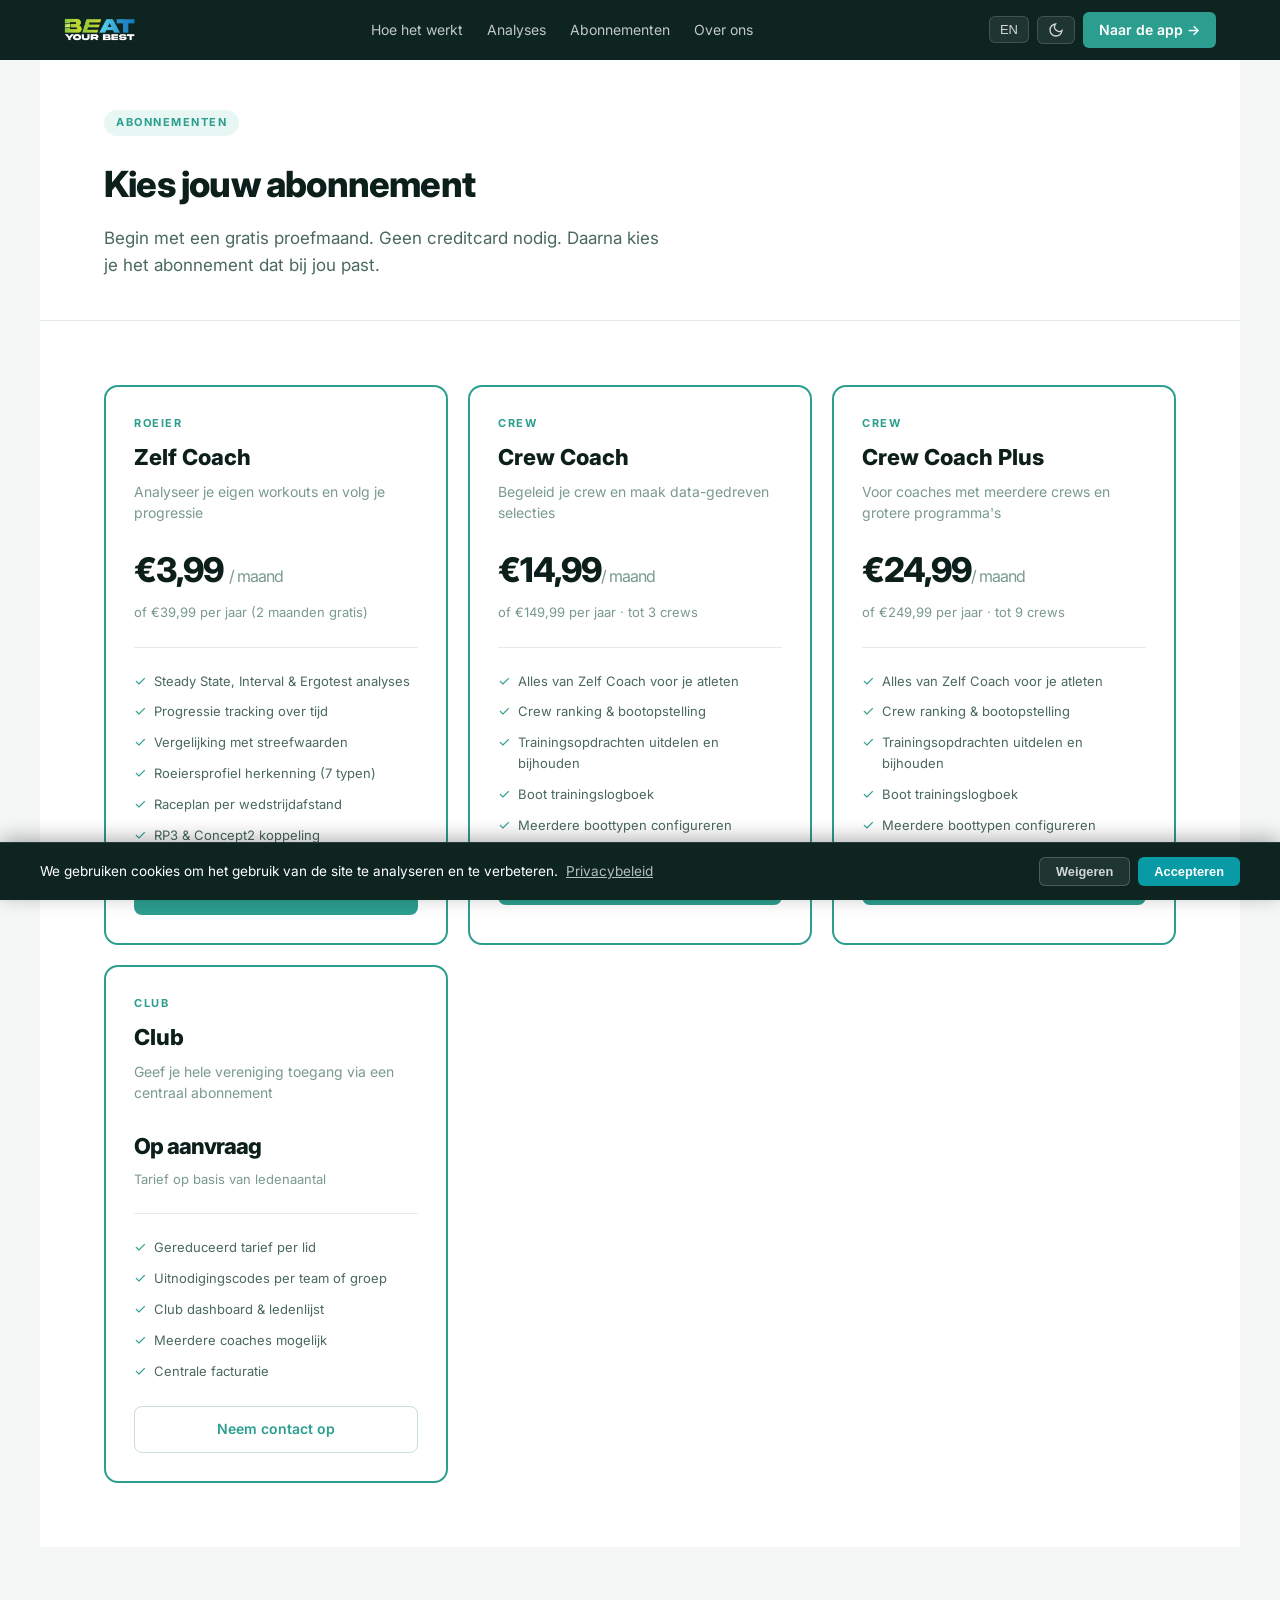
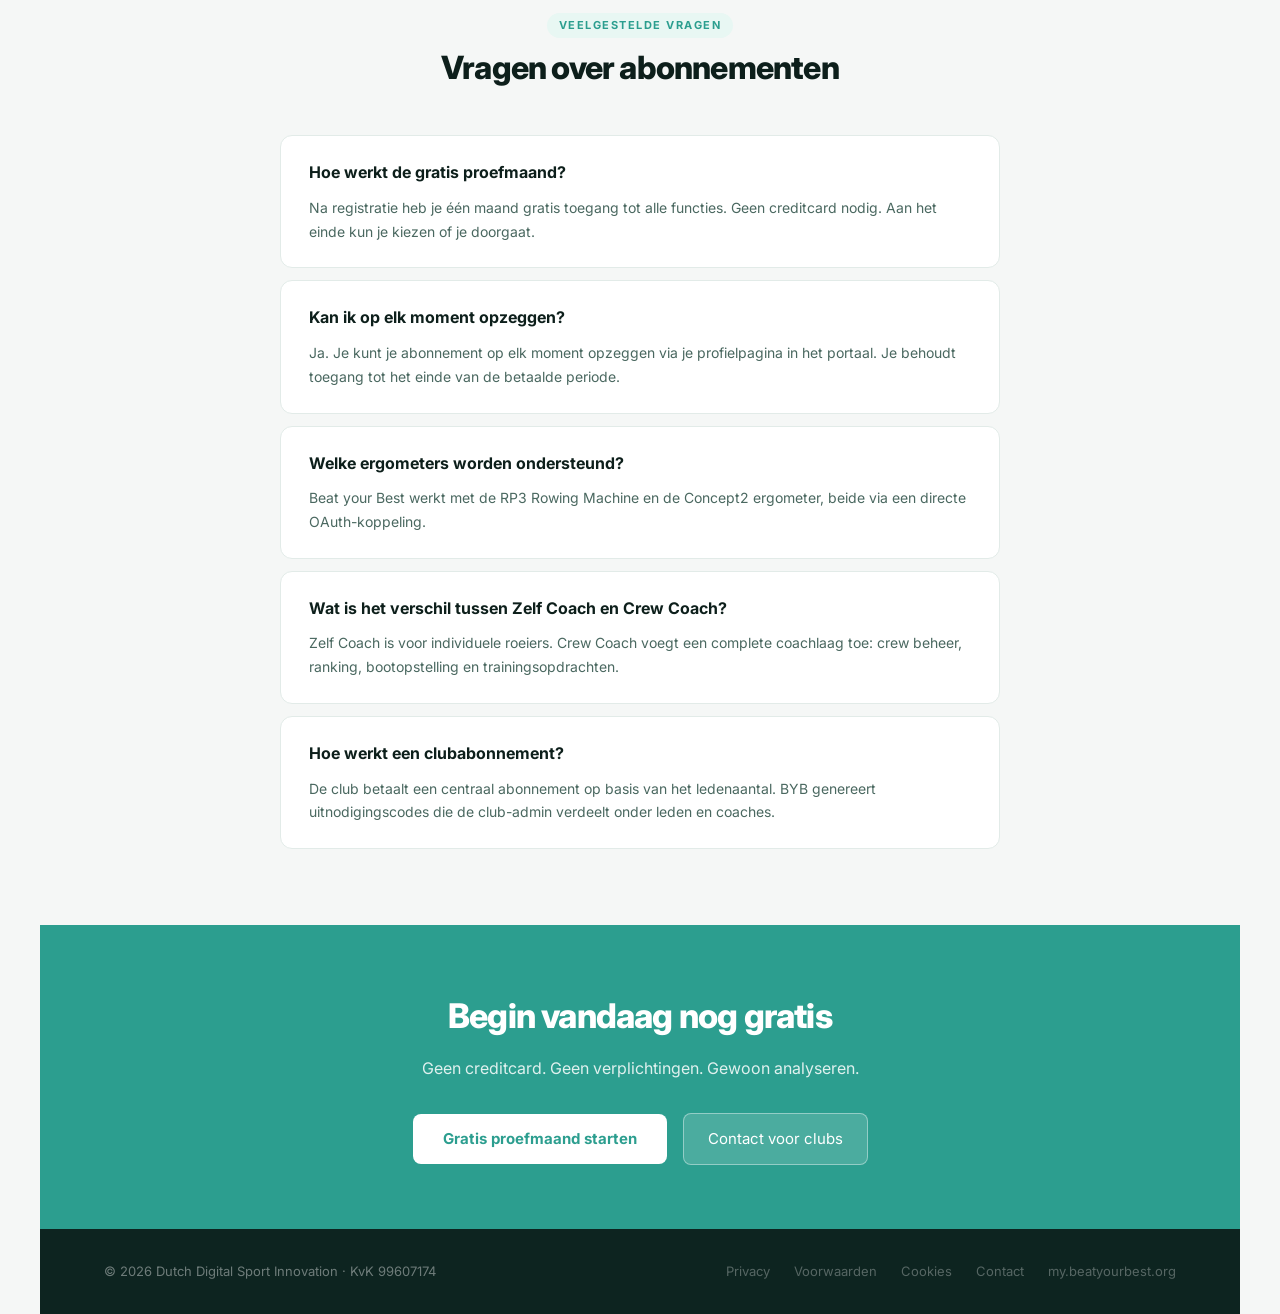
<file: pricing.html>
<!DOCTYPE html>
<html lang="nl" data-theme="light">
<head>
  <meta charset="UTF-8">
  <meta name="viewport" content="width=device-width, initial-scale=1.0">
  <title data-nl="Abonnementen — Beat your Best" data-en="Pricing — Beat your Best">Abonnementen — Beat your Best</title>
  <link rel="icon" type="image/x-icon" href="assets/favicon.ico">
  <link rel="icon" type="image/png" sizes="16x16" href="assets/favicon-16x16.png">
  <link rel="icon" type="image/png" sizes="32x32" href="assets/favicon-32x32.png">
  <link rel="apple-touch-icon" sizes="180x180" href="assets/apple-touch-icon.png">
  <link rel="preconnect" href="https://fonts.googleapis.com">
  <link rel="preconnect" href="https://fonts.gstatic.com" crossorigin>
  <link href="https://fonts.googleapis.com/css2?family=Inter:wght@400;500;600;700&display=swap" rel="stylesheet">
  <link rel="stylesheet" href="https://cdnjs.cloudflare.com/ajax/libs/font-awesome/6.4.0/css/all.min.css">
  <link rel="stylesheet" href="style.css">

  <!-- Google Analytics (loaded after cookie consent) -->
  <script>
    window.bybGaId = 'G-0WB2DKKF03';
    function bybLoadGA() {
      if (window._gaLoaded) return;
      window._gaLoaded = true;
      var s = document.createElement('script');
      s.async = true;
      s.src = 'https://www.googletagmanager.com/gtag/js?id=' + window.bybGaId;
      document.head.appendChild(s);
      window.dataLayer = window.dataLayer || [];
      function gtag(){dataLayer.push(arguments);}
      window.gtag = gtag;
      gtag('js', new Date());
      gtag('config', window.bybGaId, { anonymize_ip: true });
      // Same measurement ID as my.beatyourbest.org, so one visit stays one session across both sites
      gtag('config', 'G-TCD0EVD1Y3', { anonymize_ip: true });
    }
    if (localStorage.getItem('byb-cookie-consent') === 'accepted') { bybLoadGA(); }
  </script>
</head>
<body>
<nav class="nav">
  <a href="index.html" class="nav-logo"><img src="assets/images/logo.png" alt="Beat your Best"></a>
  <button class="nav-hamburger" id="nav-hamburger" aria-label="Menu" aria-expanded="false">☰</button>
  <div class="nav-links" id="nav-links">
    <a href="how-it-works.html" data-nl="Hoe het werkt" data-en="How it works">Hoe het werkt</a>
    <a href="how-it-works.html#analyses" data-nl="Analyses" data-en="Analyses">Analyses</a>
    <a href="pricing.html" data-nl="Abonnementen" data-en="Pricing">Abonnementen</a>
    <a href="about.html" data-nl="Over ons" data-en="About us">Over ons</a>
  </div>
  <div class="nav-controls">
    <button class="nav-toggle-btn" id="lang-toggle"><i class="fas fa-globe" style="margin-right:4px;font-size:12px;"></i>EN</button>
    <button class="nav-toggle-btn" id="theme-toggle"><svg width="16" height="16" viewBox="0 0 24 24" fill="none" stroke="currentColor" stroke-width="2"><path d="M21 12.79A9 9 0 1 1 11.21 3 7 7 0 0 0 21 12.79z"/></svg></button>
    <a href="https://my.beatyourbest.org" class="btn-portal" data-nl="Naar de app →" data-en="Go to app →">Naar de app →</a>
  </div>
</nav>

<div class="page-header">
  <div class="sec-pill" data-nl="Abonnementen" data-en="Pricing">Abonnementen</div>
  <h1 data-nl="Kies jouw abonnement" data-en="Choose your plan">Kies jouw abonnement</h1>
  <p data-nl="Begin met een gratis proefmaand. Geen creditcard nodig. Daarna kies je het abonnement dat bij jou past." data-en="Start with a free trial month. No credit card needed. Then choose the plan that suits you.">Begin met een gratis proefmaand. Geen creditcard nodig. Daarna kies je het abonnement dat bij jou past.</p>
</div>

<section class="section-card">
  <div class="pricing-grid">
    <div class="price-card price-card-featured">
      <div class="price-for" data-nl="Roeier" data-en="Rower">Roeier</div>
      <div class="price-name">Zelf Coach</div>
      <div class="price-tagline" data-nl="Analyseer je eigen workouts en volg je progressie" data-en="Analyse your own workouts and track your progression">Analyseer je eigen workouts en volg je progressie</div>
      <div class="price-amount">€3,99 <span>/ <span data-nl="maand" data-en="month">maand</span></span></div><!-- PRIJS PLACEHOLDER -->
      <div class="price-period" data-nl="of €39,99 per jaar (2 maanden gratis)" data-en="or €39.99 per year (2 months free)">of €39,99 per jaar (2 maanden gratis)</div><!-- PRIJS PLACEHOLDER -->
      <hr class="price-divider">
      <ul class="price-features">
        <li><span class="pf-check">✓</span><span data-nl="Steady State, Interval &amp; Ergotest analyses" data-en="Steady State, Interval &amp; Ergotest analyses">Steady State, Interval &amp; Ergotest analyses</span></li>
        <li><span class="pf-check">✓</span><span data-nl="Progressie tracking over tijd" data-en="Progression tracking over time">Progressie tracking over tijd</span></li>
        <li><span class="pf-check">✓</span><span data-nl="Vergelijking met streefwaarden" data-en="Comparison with benchmarks">Vergelijking met streefwaarden</span></li>
        <li><span class="pf-check">✓</span><span data-nl="Roeiersprofiel herkenning (7 typen)" data-en="Rowing profile identification (7 types)">Roeiersprofiel herkenning (7 typen)</span></li>
        <li><span class="pf-check">✓</span><span data-nl="Raceplan per wedstrijdafstand" data-en="Race plan per competition distance">Raceplan per wedstrijdafstand</span></li>
        <li><span class="pf-check">✓</span><span data-nl="RP3 &amp; Concept2 koppeling" data-en="RP3 &amp; Concept2 integration">RP3 &amp; Concept2 koppeling</span></li>
      </ul>
      <a href="https://my.beatyourbest.org" class="btn-price btn-price-solid" data-nl="Start gratis proefmaand" data-en="Start free trial">Start gratis proefmaand</a>
    </div>
    <div class="price-card price-card-featured">
      <div class="price-for" data-nl="Crew" data-en="Crew">Crew</div>
      <div class="price-name">Crew Coach</div>
      <div class="price-tagline" data-nl="Begeleid je crew en maak data-gedreven selecties" data-en="Guide your crew and make data-driven selections">Begeleid je crew en maak data-gedreven selecties</div>
      <div class="price-amount">€14,99<span>/ <span data-nl="maand" data-en="month">maand</span></span></div><!-- PRIJS PLACEHOLDER -->
      <div class="price-period" data-nl="of €149,99 per jaar · tot 3 crews" data-en="or €149.99 per year · up to 3 crews">of €149,99 per jaar · tot 3 crews</div><!-- PRIJS PLACEHOLDER -->
      <hr class="price-divider">
      <ul class="price-features">
        <li><span class="pf-check">✓</span><span data-nl="Alles van Zelf Coach voor je atleten" data-en="Everything from Zelf Coach for your athletes">Alles van Zelf Coach voor je atleten</span></li>
        <li><span class="pf-check">✓</span><span data-nl="Crew ranking &amp; bootopstelling" data-en="Crew ranking &amp; boat positioning">Crew ranking &amp; bootopstelling</span></li>
        <li><span class="pf-check">✓</span><span data-nl="Trainingsopdrachten uitdelen en bijhouden" data-en="Assign and track training tasks">Trainingsopdrachten uitdelen en bijhouden</span></li>
        <li><span class="pf-check">✓</span><span data-nl="Boot trainingslogboek" data-en="Boat training log">Boot trainingslogboek</span></li>
        <li><span class="pf-check">✓</span><span data-nl="Meerdere boottypen configureren" data-en="Configure multiple boat types">Meerdere boottypen configureren</span></li>
      </ul>
      <a href="https://my.beatyourbest.org" class="btn-price btn-price-solid" data-nl="Start gratis proefmaand" data-en="Start free trial">Start gratis proefmaand</a>
    </div>
    <div class="price-card price-card-featured">
      <div class="price-for" data-nl="Crew" data-en="Crew">Crew</div>
      <div class="price-name">Crew Coach Plus</div>
      <div class="price-tagline" data-nl="Voor coaches met meerdere crews en grotere programma's" data-en="For coaches with multiple crews and larger programs">Voor coaches met meerdere crews en grotere programma's</div>
      <div class="price-amount">€24,99<span>/ <span data-nl="maand" data-en="month">maand</span></span></div><!-- PRIJS PLACEHOLDER -->
      <div class="price-period" data-nl="of €249,99 per jaar · tot 9 crews" data-en="or €249.99 per year · up to 9 crews">of €249,99 per jaar · tot 9 crews</div><!-- PRIJS PLACEHOLDER -->
      <hr class="price-divider">
      <ul class="price-features">
        <li><span class="pf-check">✓</span><span data-nl="Alles van Zelf Coach voor je atleten" data-en="Everything from Zelf Coach for your athletes">Alles van Zelf Coach voor je atleten</span></li>
        <li><span class="pf-check">✓</span><span data-nl="Crew ranking &amp; bootopstelling" data-en="Crew ranking &amp; boat positioning">Crew ranking &amp; bootopstelling</span></li>
        <li><span class="pf-check">✓</span><span data-nl="Trainingsopdrachten uitdelen en bijhouden" data-en="Assign and track training tasks">Trainingsopdrachten uitdelen en bijhouden</span></li>
        <li><span class="pf-check">✓</span><span data-nl="Boot trainingslogboek" data-en="Boat training log">Boot trainingslogboek</span></li>
        <li><span class="pf-check">✓</span><span data-nl="Meerdere boottypen configureren" data-en="Configure multiple boat types">Meerdere boottypen configureren</span></li>
      </ul>
      <a href="https://my.beatyourbest.org" class="btn-price btn-price-solid" data-nl="Start gratis proefmaand" data-en="Start free trial">Start gratis proefmaand</a>
    </div>
    <div class="price-card price-card-featured">
      <div class="price-for" data-nl="Club" data-en="Club">Club</div>
      <div class="price-name">Club</div>
      <div class="price-tagline" data-nl="Geef je hele vereniging toegang via een centraal abonnement" data-en="Give your entire club access via a central subscription">Geef je hele vereniging toegang via een centraal abonnement</div>
      <div class="price-amount price-amount-sm" data-nl="Op aanvraag" data-en="On request">Op aanvraag</div>
      <div class="price-period" data-nl="Tarief op basis van ledenaantal" data-en="Pricing based on member count">Tarief op basis van ledenaantal</div>
      <hr class="price-divider">
      <ul class="price-features">
        <li><span class="pf-check">✓</span><span data-nl="Gereduceerd tarief per lid" data-en="Reduced rate per member">Gereduceerd tarief per lid</span></li>
        <li><span class="pf-check">✓</span><span data-nl="Uitnodigingscodes per team of groep" data-en="Invitation codes per team or group">Uitnodigingscodes per team of groep</span></li>
        <li><span class="pf-check">✓</span><span data-nl="Club dashboard &amp; ledenlijst" data-en="Club dashboard &amp; member list">Club dashboard &amp; ledenlijst</span></li>
        <li><span class="pf-check">✓</span><span data-nl="Meerdere coaches mogelijk" data-en="Multiple coaches possible">Meerdere coaches mogelijk</span></li>
        <li><span class="pf-check">✓</span><span data-nl="Centrale facturatie" data-en="Central invoicing">Centrale facturatie</span></li>
      </ul>
      <a href="mailto:info@beatyourbest.org" class="btn-price btn-price-outline" data-nl="Neem contact op" data-en="Contact us">Neem contact op</a>
    </div>
  </div>
</section>

<section class="section">
  <div class="sec-center">
    <div class="sec-pill" data-nl="Veelgestelde vragen" data-en="FAQ">Veelgestelde vragen</div>
    <h2 class="sec-title" data-nl="Vragen over abonnementen" data-en="Questions about pricing">Vragen over abonnementen</h2>
  </div>
  <div class="faq-list">
    <div class="faq-item"><div class="faq-q" data-nl="Hoe werkt de gratis proefmaand?" data-en="How does the free trial month work?">Hoe werkt de gratis proefmaand?</div><div class="faq-a" data-nl="Na registratie heb je één maand gratis toegang tot alle functies. Geen creditcard nodig. Aan het einde kun je kiezen of je doorgaat." data-en="After registration you have one month of free access to all features. No credit card needed. At the end you can choose whether to continue.">Na registratie heb je één maand gratis toegang tot alle functies. Geen creditcard nodig. Aan het einde kun je kiezen of je doorgaat.</div></div>
    <div class="faq-item"><div class="faq-q" data-nl="Kan ik op elk moment opzeggen?" data-en="Can I cancel at any time?">Kan ik op elk moment opzeggen?</div><div class="faq-a" data-nl="Ja. Je kunt je abonnement op elk moment opzeggen via je profielpagina in het portaal. Je behoudt toegang tot het einde van de betaalde periode." data-en="Yes. You can cancel your subscription at any time via your profile page in the portal. You retain access until the end of the paid period.">Ja. Je kunt je abonnement op elk moment opzeggen via je profielpagina in het portaal. Je behoudt toegang tot het einde van de betaalde periode.</div></div>
    <div class="faq-item"><div class="faq-q" data-nl="Welke ergometers worden ondersteund?" data-en="Which ergometers are supported?">Welke ergometers worden ondersteund?</div><div class="faq-a" data-nl="Beat your Best werkt met de RP3 Rowing Machine en de Concept2 ergometer, beide via een directe OAuth-koppeling." data-en="Beat your Best works with the RP3 Rowing Machine and the Concept2 ergometer, both via a direct OAuth connection.">Beat your Best werkt met de RP3 Rowing Machine en de Concept2 ergometer, beide via een directe OAuth-koppeling.</div></div>
    <div class="faq-item"><div class="faq-q" data-nl="Wat is het verschil tussen Zelf Coach en Crew Coach?" data-en="What is the difference between Zelf Coach and Crew Coach?">Wat is het verschil tussen Zelf Coach en Crew Coach?</div><div class="faq-a" data-nl="Zelf Coach is voor individuele roeiers. Crew Coach voegt een complete coachlaag toe: crew beheer, ranking, bootopstelling en trainingsopdrachten." data-en="Zelf Coach is for individual rowers. Crew Coach adds a complete coaching layer: crew management, ranking, boat positioning and training assignments.">Zelf Coach is voor individuele roeiers. Crew Coach voegt een complete coachlaag toe: crew beheer, ranking, bootopstelling en trainingsopdrachten.</div></div>
    <div class="faq-item"><div class="faq-q" data-nl="Hoe werkt een clubabonnement?" data-en="How does a club subscription work?">Hoe werkt een clubabonnement?</div><div class="faq-a" data-nl="De club betaalt een centraal abonnement op basis van het ledenaantal. BYB genereert uitnodigingscodes die de club-admin verdeelt onder leden en coaches." data-en="The club pays a central subscription based on member count. BYB generates invitation codes that the club admin distributes to members and coaches.">De club betaalt een centraal abonnement op basis van het ledenaantal. BYB genereert uitnodigingscodes die de club-admin verdeelt onder leden en coaches.</div></div>
  </div>
</section>

<div class="cta-block">
  <h2 class="cta-title" data-nl="Begin vandaag nog gratis" data-en="Start for free today">Begin vandaag nog gratis</h2>
  <p class="cta-sub" data-nl="Geen creditcard. Geen verplichtingen. Gewoon analyseren." data-en="No credit card. No obligations. Just analyse.">Geen creditcard. Geen verplichtingen. Gewoon analyseren.</p>
  <a href="https://my.beatyourbest.org/register" class="btn-cta" data-nl="Gratis proefmaand starten" data-en="Start free trial">Gratis proefmaand starten</a>
  <a href="mailto:info@beatyourbest.org" class="btn-cta-ghost" data-nl="Contact voor clubs" data-en="Contact for clubs">Contact voor clubs</a>
</div>

<footer class="footer">
  <div class="footer-logo">© 2026 Dutch Digital Sport Innovation · KvK 99607174</div>
  <div class="footer-links">
    <a href="privacy.html" data-nl="Privacy" data-en="Privacy">Privacy</a>
    <a href="terms.html" data-nl="Voorwaarden" data-en="Terms">Voorwaarden</a>
    <a href="cookies.html" data-nl="Cookies" data-en="Cookies">Cookies</a>
    <a href="about.html#contact" data-nl="Contact" data-en="Contact">Contact</a>
    <a href="https://my.beatyourbest.org">my.beatyourbest.org</a>
  </div>
</footer>
<script src="main.js"></script>
<!-- Cookie Consent Banner -->
<div id="cookie-banner" style="display:none;position:fixed;bottom:0;left:0;right:0;z-index:10000;background:var(--bg-nav);color:#fff;padding:14px 20px;box-shadow:0 -4px 20px rgba(0,0,0,0.3);border-top:1px solid rgba(255,255,255,0.1);">
  <div style="max-width:1200px;margin:0 auto;display:flex;align-items:center;gap:16px;flex-wrap:wrap;">
    <div style="flex:1;min-width:200px;font-size:0.85rem;line-height:1.5;">
      <span data-nl="We gebruiken cookies om het gebruik van de site te analyseren en te verbeteren." data-en="We use cookies to analyze and improve the site experience." id="cookie-text">We gebruiken cookies om het gebruik van de site te analyseren en te verbeteren.</span>
      <a href="privacy.html" style="color:rgba(255,255,255,0.7);text-decoration:underline;margin-left:4px;" data-nl="Privacybeleid" data-en="Privacy policy" id="cookie-link">Privacybeleid</a>
    </div>
    <div style="display:flex;gap:8px;flex-shrink:0;">
      <button onclick="bybCookieConsent('declined')" style="padding:6px 16px;border-radius:6px;font-size:0.8rem;font-weight:600;cursor:pointer;background:rgba(255,255,255,0.08);border:1px solid rgba(255,255,255,0.2);color:rgba(255,255,255,0.8);" data-nl="Weigeren" data-en="Decline" id="cookie-decline">Weigeren</button>
      <button onclick="bybCookieConsent('accepted')" style="padding:6px 16px;border-radius:6px;font-size:0.8rem;font-weight:600;cursor:pointer;background:#089ba6;border:none;color:#fff;" data-nl="Accepteren" data-en="Accept" id="cookie-accept">Accepteren</button>
    </div>
  </div>
</div>
<script>
(function() {
  if (!localStorage.getItem('byb-cookie-consent')) {
    document.getElementById('cookie-banner').style.display = 'block';
  }
  var lang = document.documentElement.getAttribute('data-lang') || localStorage.getItem('byb-lang') || 'nl';
  if (lang === 'en') {
    ['cookie-text','cookie-link','cookie-decline','cookie-accept'].forEach(function(id) {
      var el = document.getElementById(id);
      if (el && el.dataset.en) el.textContent = el.dataset.en;
    });
  }
})();
function bybCookieConsent(choice) {
  localStorage.setItem('byb-cookie-consent', choice);
  document.getElementById('cookie-banner').style.display = 'none';
  if (choice === 'accepted') bybLoadGA();
}
</script>
</body>
</html>
</file>
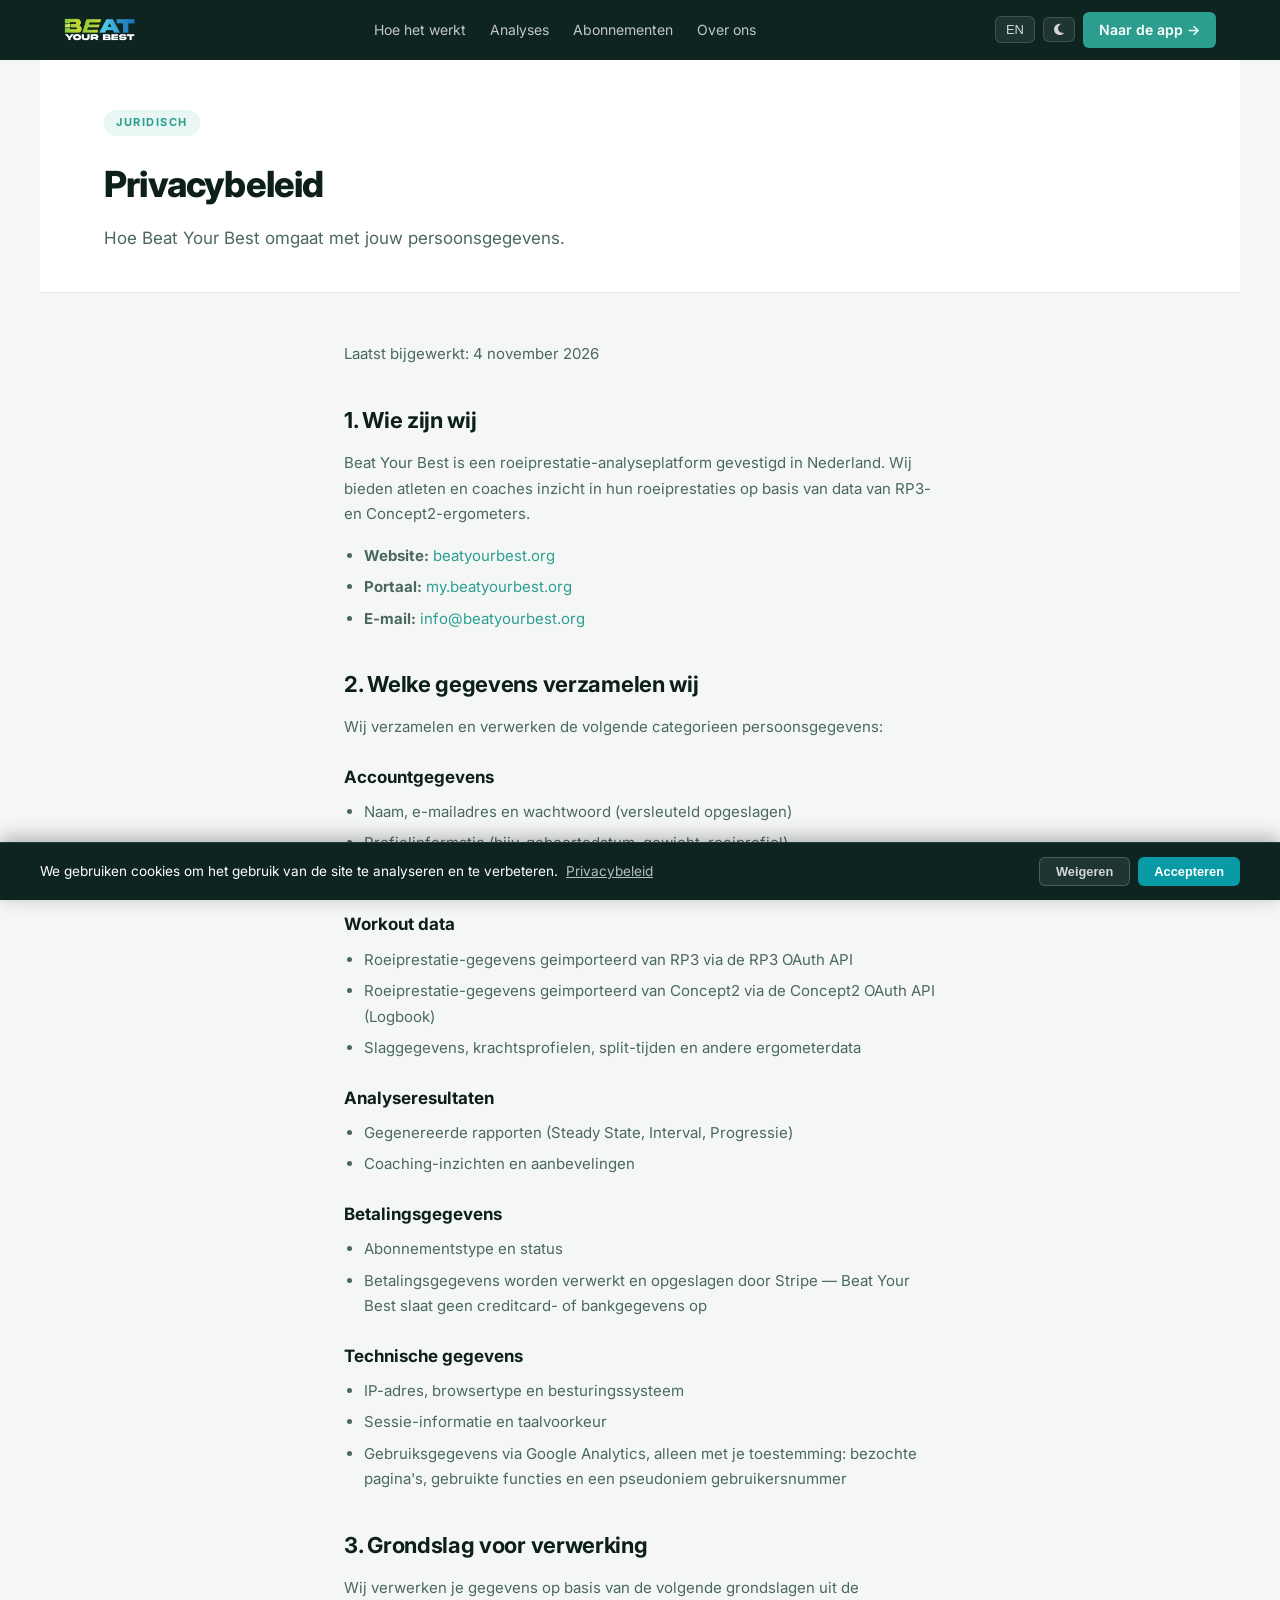
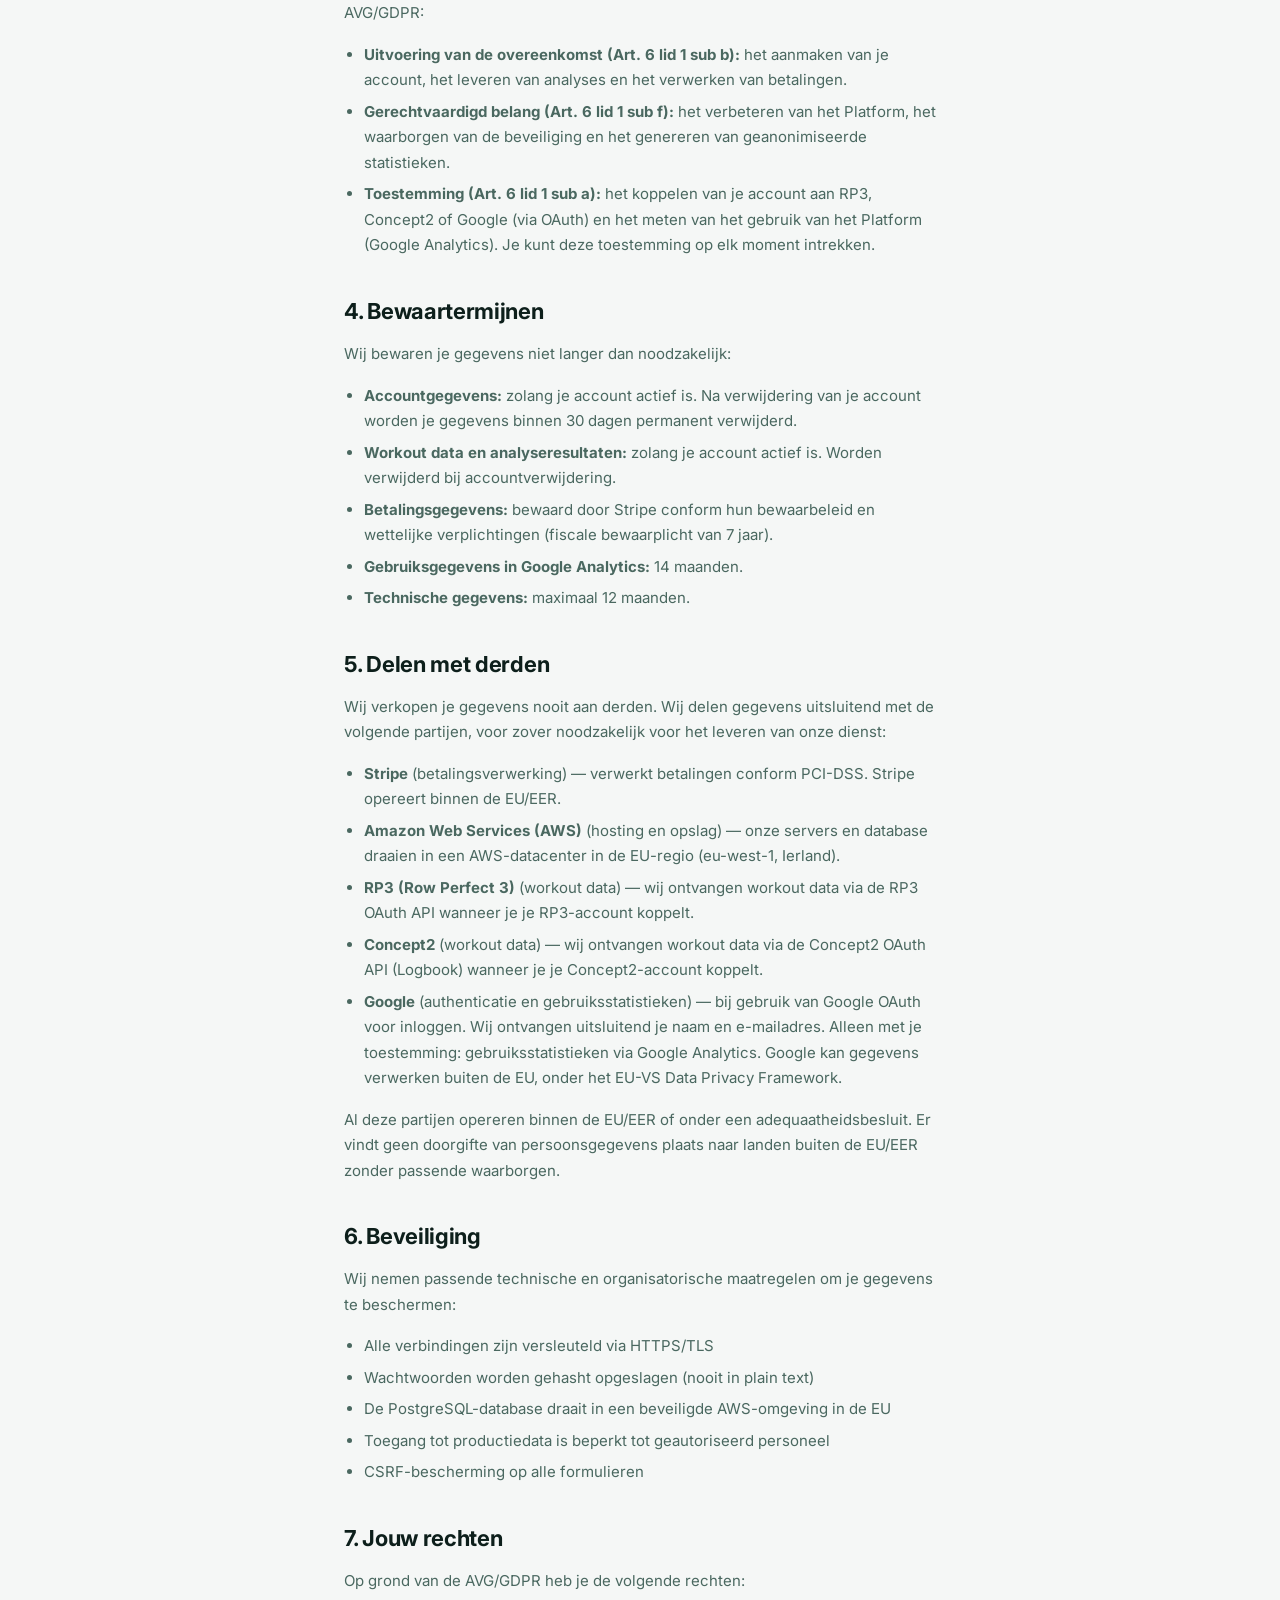
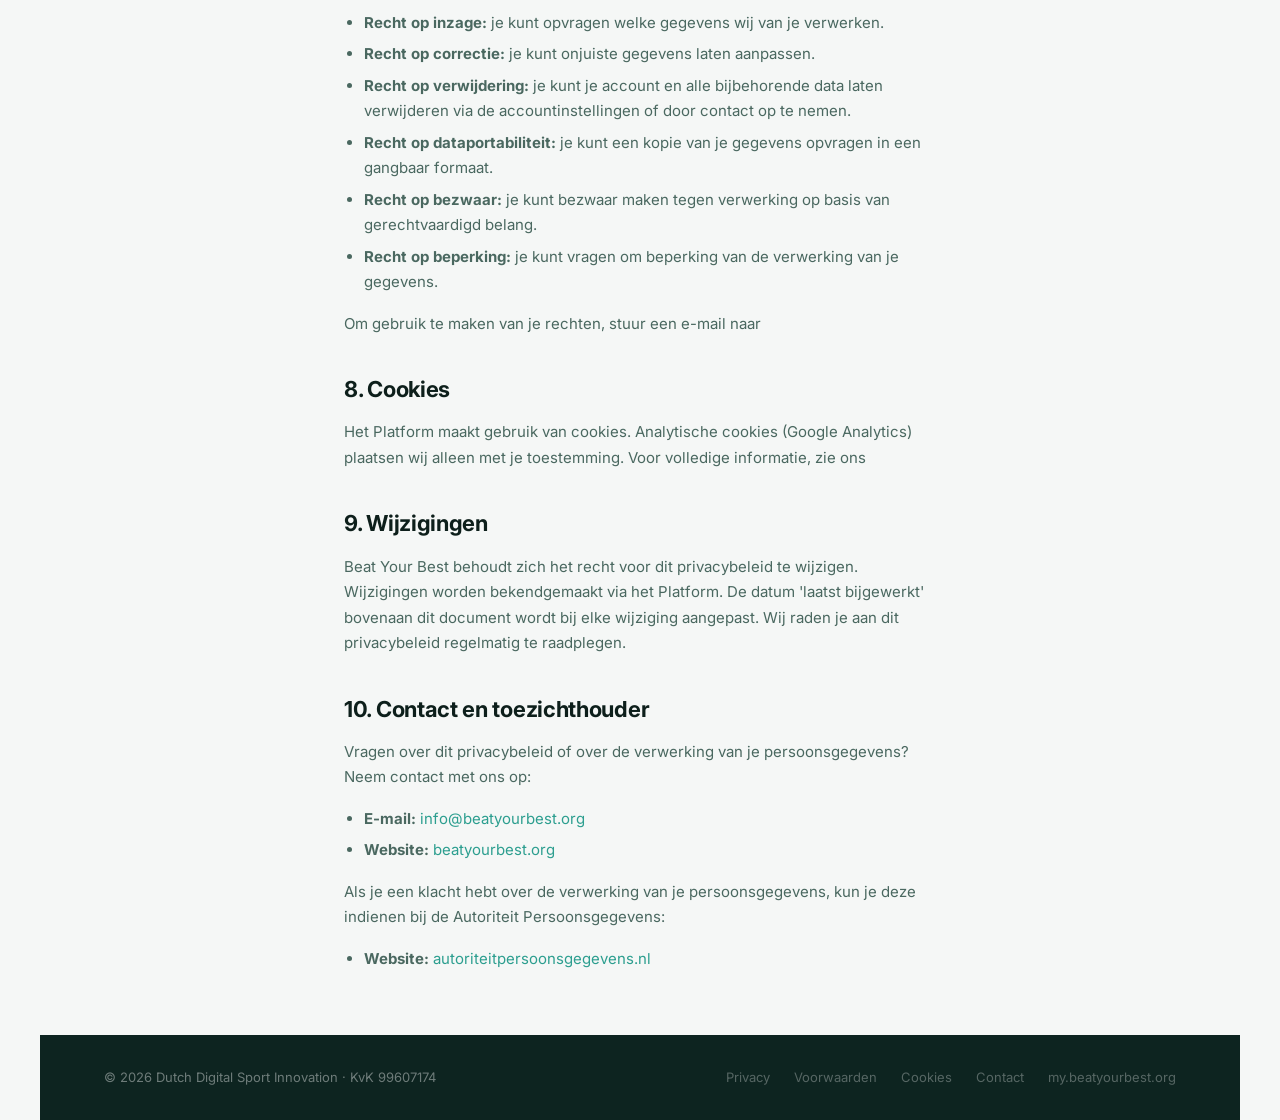
<file: privacy.html>
<!DOCTYPE html>
<html lang="nl" data-theme="light">
<head>
  <meta charset="UTF-8">
  <meta name="viewport" content="width=device-width, initial-scale=1.0">
  <title>Privacybeleid — Beat Your Best</title>
  <link rel="icon" type="image/x-icon" href="assets/favicon.ico">
  <link rel="icon" type="image/png" sizes="16x16" href="assets/favicon-16x16.png">
  <link rel="icon" type="image/png" sizes="32x32" href="assets/favicon-32x32.png">
  <link rel="apple-touch-icon" sizes="180x180" href="assets/apple-touch-icon.png">
  <link rel="preconnect" href="https://fonts.googleapis.com">
  <link rel="preconnect" href="https://fonts.gstatic.com" crossorigin>
  <link href="https://fonts.googleapis.com/css2?family=Inter:wght@400;500;600;700&display=swap" rel="stylesheet">
  <link rel="stylesheet" href="https://cdnjs.cloudflare.com/ajax/libs/font-awesome/6.4.0/css/all.min.css">
  <link rel="stylesheet" href="style.css">

  <!-- Google Analytics (loaded after cookie consent) -->
  <script>
    window.bybGaId = 'G-0WB2DKKF03';
    function bybLoadGA() {
      if (window._gaLoaded) return;
      window._gaLoaded = true;
      var s = document.createElement('script');
      s.async = true;
      s.src = 'https://www.googletagmanager.com/gtag/js?id=' + window.bybGaId;
      document.head.appendChild(s);
      window.dataLayer = window.dataLayer || [];
      function gtag(){dataLayer.push(arguments);}
      window.gtag = gtag;
      gtag('js', new Date());
      gtag('config', window.bybGaId, { anonymize_ip: true });
      // Same measurement ID as my.beatyourbest.org, so one visit stays one session across both sites
      gtag('config', 'G-TCD0EVD1Y3', { anonymize_ip: true });
    }
    if (localStorage.getItem('byb-cookie-consent') === 'accepted') { bybLoadGA(); }
  </script>
</head>
<body>

<nav class="nav">
  <a href="index.html" class="nav-logo"><img src="assets/images/logo.png" alt="Beat your Best"></a>
  <button class="nav-hamburger" id="nav-hamburger" aria-label="Menu" aria-expanded="false">☰</button>
  <div class="nav-links" id="nav-links">
    <a href="how-it-works.html" data-nl="Hoe het werkt" data-en="How it works">Hoe het werkt</a>
    <a href="how-it-works.html#analyses" data-nl="Analyses" data-en="Analyses">Analyses</a>
    <a href="pricing.html" data-nl="Abonnementen" data-en="Pricing">Abonnementen</a>
    <a href="about.html" data-nl="Over ons" data-en="About us">Over ons</a>
  </div>
  <div class="nav-controls">
    <button class="nav-toggle-btn" id="lang-toggle"><i class="fas fa-globe" style="margin-right:4px;font-size:12px;"></i>EN</button>
    <button class="nav-toggle-btn" id="theme-toggle" aria-label="Thema wisselen"><i class="fas fa-moon" style="font-size:13px;"></i></button>
    <a href="https://my.beatyourbest.org" class="btn-portal" data-nl="Naar de app →" data-en="Go to app →">Naar de app →</a>
  </div>
</nav>

<div class="page-header">
  <div class="sec-pill" data-nl="Juridisch" data-en="Legal">Juridisch</div>
  <h1 data-nl="Privacybeleid" data-en="Privacy Policy">Privacybeleid</h1>
  <p data-nl="Hoe Beat Your Best omgaat met jouw persoonsgegevens." data-en="How Beat Your Best handles your personal data.">Hoe Beat Your Best omgaat met jouw persoonsgegevens.</p>
</div>

<div class="prose">
  <p class="prose-updated" data-nl="Laatst bijgewerkt: 4 november 2026" data-en="Last updated: 4 November 2026">Laatst bijgewerkt: 4 november 2026</p>

  <h2 data-nl="1. Wie zijn wij" data-en="1. Who we are">1. Wie zijn wij</h2>
  <p data-nl="Beat Your Best is een roeiprestatie-analyseplatform gevestigd in Nederland. Wij bieden atleten en coaches inzicht in hun roeiprestaties op basis van data van RP3- en Concept2-ergometers." data-en="Beat Your Best is a rowing performance analysis platform based in the Netherlands. We provide athletes and coaches with insight into their rowing performance based on data from RP3 and Concept2 ergometers.">Beat Your Best is een roeiprestatie-analyseplatform gevestigd in Nederland. Wij bieden atleten en coaches inzicht in hun roeiprestaties op basis van data van RP3- en Concept2-ergometers.</p>
  <ul>
    <li><strong data-nl="Website:" data-en="Website:">Website:</strong> <a href="https://beatyourbest.org">beatyourbest.org</a></li>
    <li><strong>Portaal:</strong> <a href="https://my.beatyourbest.org">my.beatyourbest.org</a></li>
    <li><strong>E-mail:</strong> <a href="mailto:info@beatyourbest.org">info@beatyourbest.org</a></li>
  </ul>

  <h2 data-nl="2. Welke gegevens verzamelen wij" data-en="2. What data we collect">2. Welke gegevens verzamelen wij</h2>
  <p data-nl="Wij verzamelen en verwerken de volgende categorieen persoonsgegevens:" data-en="We collect and process the following categories of personal data:">Wij verzamelen en verwerken de volgende categorieen persoonsgegevens:</p>

  <h3 data-nl="Accountgegevens" data-en="Account data">Accountgegevens</h3>
  <ul>
    <li><span data-nl="Naam, e-mailadres en wachtwoord (versleuteld opgeslagen)" data-en="Name, email address and password (stored encrypted)">Naam, e-mailadres en wachtwoord (versleuteld opgeslagen)</span></li>
    <li><span data-nl="Profielinformatie (bijv. geboortedatum, gewicht, roeiprofiel)" data-en="Profile information (e.g. date of birth, weight, rowing profile)">Profielinformatie (bijv. geboortedatum, gewicht, roeiprofiel)</span></li>
    <li><span data-nl="Google-account ID bij gebruik van social login (Google OAuth)" data-en="Google account ID when using social login (Google OAuth)">Google-account ID bij gebruik van social login (Google OAuth)</span></li>
  </ul>

  <h3 data-nl="Workout data" data-en="Workout data">Workout data</h3>
  <ul>
    <li><span data-nl="Roeiprestatie-gegevens geimporteerd van RP3 via de RP3 OAuth API" data-en="Rowing performance data imported from RP3 via the RP3 OAuth API">Roeiprestatie-gegevens geimporteerd van RP3 via de RP3 OAuth API</span></li>
    <li><span data-nl="Roeiprestatie-gegevens geimporteerd van Concept2 via de Concept2 OAuth API (Logbook)" data-en="Rowing performance data imported from Concept2 via the Concept2 OAuth API (Logbook)">Roeiprestatie-gegevens geimporteerd van Concept2 via de Concept2 OAuth API (Logbook)</span></li>
    <li><span data-nl="Slaggegevens, krachtsprofielen, split-tijden en andere ergometerdata" data-en="Stroke data, force profiles, split times and other ergometer data">Slaggegevens, krachtsprofielen, split-tijden en andere ergometerdata</span></li>
  </ul>

  <h3 data-nl="Analyseresultaten" data-en="Analysis results">Analyseresultaten</h3>
  <ul>
    <li><span data-nl="Gegenereerde rapporten (Steady State, Interval, Progressie)" data-en="Generated reports (Steady State, Interval, Progression)">Gegenereerde rapporten (Steady State, Interval, Progressie)</span></li>
    <li><span data-nl="Coaching-inzichten en aanbevelingen" data-en="Coaching insights and recommendations">Coaching-inzichten en aanbevelingen</span></li>
  </ul>

  <h3 data-nl="Betalingsgegevens" data-en="Payment data">Betalingsgegevens</h3>
  <ul>
    <li><span data-nl="Abonnementstype en status" data-en="Subscription type and status">Abonnementstype en status</span></li>
    <li><span data-nl="Betalingsgegevens worden verwerkt en opgeslagen door Stripe — Beat Your Best slaat geen creditcard- of bankgegevens op" data-en="Payment details are processed and stored by Stripe — Beat Your Best does not store credit card or bank details">Betalingsgegevens worden verwerkt en opgeslagen door Stripe — Beat Your Best slaat geen creditcard- of bankgegevens op</span></li>
  </ul>

  <h3 data-nl="Technische gegevens" data-en="Technical data">Technische gegevens</h3>
  <ul>
    <li><span data-nl="IP-adres, browsertype en besturingssysteem" data-en="IP address, browser type and operating system">IP-adres, browsertype en besturingssysteem</span></li>
    <li><span data-nl="Sessie-informatie en taalvoorkeur" data-en="Session information and language preference">Sessie-informatie en taalvoorkeur</span></li>
    <li><span data-nl="Gebruiksgegevens via Google Analytics, alleen met je toestemming: bezochte pagina's, gebruikte functies en een pseudoniem gebruikersnummer" data-en="Usage data via Google Analytics, only with your consent: pages visited, features used and a pseudonymous user number">Gebruiksgegevens via Google Analytics, alleen met je toestemming: bezochte pagina's, gebruikte functies en een pseudoniem gebruikersnummer</span></li>
  </ul>

  <h2 data-nl="3. Grondslag voor verwerking" data-en="3. Legal basis for processing">3. Grondslag voor verwerking</h2>
  <p data-nl="Wij verwerken je gegevens op basis van de volgende grondslagen uit de AVG/GDPR:" data-en="We process your data based on the following legal bases under the GDPR:">Wij verwerken je gegevens op basis van de volgende grondslagen uit de AVG/GDPR:</p>
  <ul>
    <li><strong data-nl="Uitvoering van de overeenkomst (Art. 6 lid 1 sub b):" data-en="Performance of the contract (Art. 6(1)(b)):">Uitvoering van de overeenkomst (Art. 6 lid 1 sub b):</strong> <span data-nl="het aanmaken van je account, het leveren van analyses en het verwerken van betalingen." data-en="creating your account, providing analyses and processing payments.">het aanmaken van je account, het leveren van analyses en het verwerken van betalingen.</span></li>
    <li><strong data-nl="Gerechtvaardigd belang (Art. 6 lid 1 sub f):" data-en="Legitimate interest (Art. 6(1)(f)):">Gerechtvaardigd belang (Art. 6 lid 1 sub f):</strong> <span data-nl="het verbeteren van het Platform, het waarborgen van de beveiliging en het genereren van geanonimiseerde statistieken." data-en="improving the Platform, ensuring security and generating anonymised statistics.">het verbeteren van het Platform, het waarborgen van de beveiliging en het genereren van geanonimiseerde statistieken.</span></li>
    <li><strong data-nl="Toestemming (Art. 6 lid 1 sub a):" data-en="Consent (Art. 6(1)(a)):">Toestemming (Art. 6 lid 1 sub a):</strong> <span data-nl="het koppelen van je account aan RP3, Concept2 of Google (via OAuth) en het meten van het gebruik van het Platform (Google Analytics). Je kunt deze toestemming op elk moment intrekken." data-en="linking your account to RP3, Concept2 or Google (via OAuth) and measuring use of the Platform (Google Analytics). You can withdraw this consent at any time.">het koppelen van je account aan RP3, Concept2 of Google (via OAuth) en het meten van het gebruik van het Platform (Google Analytics). Je kunt deze toestemming op elk moment intrekken.</span></li>
  </ul>

  <h2 data-nl="4. Bewaartermijnen" data-en="4. Retention periods">4. Bewaartermijnen</h2>
  <p data-nl="Wij bewaren je gegevens niet langer dan noodzakelijk:" data-en="We do not retain your data longer than necessary:">Wij bewaren je gegevens niet langer dan noodzakelijk:</p>
  <ul>
    <li><strong data-nl="Accountgegevens:" data-en="Account data:">Accountgegevens:</strong> <span data-nl="zolang je account actief is. Na verwijdering van je account worden je gegevens binnen 30 dagen permanent verwijderd." data-en="as long as your account is active. After deletion of your account, your data is permanently removed within 30 days.">zolang je account actief is. Na verwijdering van je account worden je gegevens binnen 30 dagen permanent verwijderd.</span></li>
    <li><strong data-nl="Workout data en analyseresultaten:" data-en="Workout data and analysis results:">Workout data en analyseresultaten:</strong> <span data-nl="zolang je account actief is. Worden verwijderd bij accountverwijdering." data-en="as long as your account is active. Deleted upon account deletion.">zolang je account actief is. Worden verwijderd bij accountverwijdering.</span></li>
    <li><strong data-nl="Betalingsgegevens:" data-en="Payment data:">Betalingsgegevens:</strong> <span data-nl="bewaard door Stripe conform hun bewaarbeleid en wettelijke verplichtingen (fiscale bewaarplicht van 7 jaar)." data-en="retained by Stripe in accordance with their retention policy and legal obligations (fiscal retention period of 7 years).">bewaard door Stripe conform hun bewaarbeleid en wettelijke verplichtingen (fiscale bewaarplicht van 7 jaar).</span></li>
    <li><strong data-nl="Gebruiksgegevens in Google Analytics:" data-en="Usage data in Google Analytics:">Gebruiksgegevens in Google Analytics:</strong> <span data-nl="14 maanden." data-en="14 months.">14 maanden.</span></li>
    <li><strong data-nl="Technische gegevens:" data-en="Technical data:">Technische gegevens:</strong> <span data-nl="maximaal 12 maanden." data-en="maximum 12 months.">maximaal 12 maanden.</span></li>
  </ul>

  <h2 data-nl="5. Delen met derden" data-en="5. Sharing with third parties">5. Delen met derden</h2>
  <p data-nl="Wij verkopen je gegevens nooit aan derden. Wij delen gegevens uitsluitend met de volgende partijen, voor zover noodzakelijk voor het leveren van onze dienst:" data-en="We never sell your data to third parties. We share data only with the following parties, insofar as necessary for providing our service:">Wij verkopen je gegevens nooit aan derden. Wij delen gegevens uitsluitend met de volgende partijen, voor zover noodzakelijk voor het leveren van onze dienst:</p>
  <ul>
    <li><strong>Stripe</strong> <span data-nl="(betalingsverwerking) — verwerkt betalingen conform PCI-DSS. Stripe opereert binnen de EU/EER." data-en="(payment processing) — processes payments in accordance with PCI-DSS. Stripe operates within the EU/EEA.">— verwerkt betalingen conform PCI-DSS. Stripe opereert binnen de EU/EER.</span></li>
    <li><strong>Amazon Web Services (AWS)</strong> <span data-nl="(hosting en opslag) — onze servers en database draaien in een AWS-datacenter in de EU-regio (eu-west-1, Ierland)." data-en="(hosting and storage) — our servers and database run in an AWS data centre in the EU region (eu-west-1, Ireland).">— onze servers en database draaien in een AWS-datacenter in de EU-regio (eu-west-1, Ierland).</span></li>
    <li><strong>RP3 (Row Perfect 3)</strong> <span data-nl="(workout data) — wij ontvangen workout data via de RP3 OAuth API wanneer je je RP3-account koppelt." data-en="(workout data) — we receive workout data via the RP3 OAuth API when you connect your RP3 account.">— wij ontvangen workout data via de RP3 OAuth API wanneer je je RP3-account koppelt.</span></li>
    <li><strong>Concept2</strong> <span data-nl="(workout data) — wij ontvangen workout data via de Concept2 OAuth API (Logbook) wanneer je je Concept2-account koppelt." data-en="(workout data) — we receive workout data via the Concept2 OAuth API (Logbook) when you connect your Concept2 account.">— wij ontvangen workout data via de Concept2 OAuth API (Logbook) wanneer je je Concept2-account koppelt.</span></li>
    <li><strong>Google</strong> <span data-nl="(authenticatie en gebruiksstatistieken) — bij gebruik van Google OAuth voor inloggen. Wij ontvangen uitsluitend je naam en e-mailadres. Alleen met je toestemming: gebruiksstatistieken via Google Analytics. Google kan gegevens verwerken buiten de EU, onder het EU-VS Data Privacy Framework." data-en="(authentication and usage statistics) — when using Google OAuth for login. We only receive your name and email address. Only with your consent: usage statistics via Google Analytics. Google may process data outside the EU, under the EU-US Data Privacy Framework.">(authenticatie en gebruiksstatistieken) — bij gebruik van Google OAuth voor inloggen. Wij ontvangen uitsluitend je naam en e-mailadres. Alleen met je toestemming: gebruiksstatistieken via Google Analytics. Google kan gegevens verwerken buiten de EU, onder het EU-VS Data Privacy Framework.</span></li>
  </ul>
  <p data-nl="Al deze partijen opereren binnen de EU/EER of onder een adequaatheidsbesluit. Er vindt geen doorgifte van persoonsgegevens plaats naar landen buiten de EU/EER zonder passende waarborgen." data-en="All these parties operate within the EU/EEA or under an adequacy decision. No transfer of personal data takes place to countries outside the EU/EEA without appropriate safeguards.">Al deze partijen opereren binnen de EU/EER of onder een adequaatheidsbesluit. Er vindt geen doorgifte van persoonsgegevens plaats naar landen buiten de EU/EER zonder passende waarborgen.</p>

  <h2 data-nl="6. Beveiliging" data-en="6. Security">6. Beveiliging</h2>
  <p data-nl="Wij nemen passende technische en organisatorische maatregelen om je gegevens te beschermen:" data-en="We take appropriate technical and organisational measures to protect your data:">Wij nemen passende technische en organisatorische maatregelen om je gegevens te beschermen:</p>
  <ul>
    <li><span data-nl="Alle verbindingen zijn versleuteld via HTTPS/TLS" data-en="All connections are encrypted via HTTPS/TLS">Alle verbindingen zijn versleuteld via HTTPS/TLS</span></li>
    <li><span data-nl="Wachtwoorden worden gehasht opgeslagen (nooit in plain text)" data-en="Passwords are stored hashed (never in plain text)">Wachtwoorden worden gehasht opgeslagen (nooit in plain text)</span></li>
    <li><span data-nl="De PostgreSQL-database draait in een beveiligde AWS-omgeving in de EU" data-en="The PostgreSQL database runs in a secured AWS environment in the EU">De PostgreSQL-database draait in een beveiligde AWS-omgeving in de EU</span></li>
    <li><span data-nl="Toegang tot productiedata is beperkt tot geautoriseerd personeel" data-en="Access to production data is limited to authorised personnel">Toegang tot productiedata is beperkt tot geautoriseerd personeel</span></li>
    <li><span data-nl="CSRF-bescherming op alle formulieren" data-en="CSRF protection on all forms">CSRF-bescherming op alle formulieren</span></li>
  </ul>

  <h2 data-nl="7. Jouw rechten" data-en="7. Your rights">7. Jouw rechten</h2>
  <p data-nl="Op grond van de AVG/GDPR heb je de volgende rechten:" data-en="Under the GDPR, you have the following rights:">Op grond van de AVG/GDPR heb je de volgende rechten:</p>
  <ul>
    <li><strong data-nl="Recht op inzage:" data-en="Right of access:">Recht op inzage:</strong> <span data-nl="je kunt opvragen welke gegevens wij van je verwerken." data-en="you can request which data we process about you.">je kunt opvragen welke gegevens wij van je verwerken.</span></li>
    <li><strong data-nl="Recht op correctie:" data-en="Right to rectification:">Recht op correctie:</strong> <span data-nl="je kunt onjuiste gegevens laten aanpassen." data-en="you can have incorrect data corrected.">je kunt onjuiste gegevens laten aanpassen.</span></li>
    <li><strong data-nl="Recht op verwijdering:" data-en="Right to erasure:">Recht op verwijdering:</strong> <span data-nl="je kunt je account en alle bijbehorende data laten verwijderen via de accountinstellingen of door contact op te nemen." data-en="you can have your account and all associated data deleted via account settings or by contacting us.">je kunt je account en alle bijbehorende data laten verwijderen via de accountinstellingen of door contact op te nemen.</span></li>
    <li><strong data-nl="Recht op dataportabiliteit:" data-en="Right to data portability:">Recht op dataportabiliteit:</strong> <span data-nl="je kunt een kopie van je gegevens opvragen in een gangbaar formaat." data-en="you can request a copy of your data in a commonly used format.">je kunt een kopie van je gegevens opvragen in een gangbaar formaat.</span></li>
    <li><strong data-nl="Recht op bezwaar:" data-en="Right to object:">Recht op bezwaar:</strong> <span data-nl="je kunt bezwaar maken tegen verwerking op basis van gerechtvaardigd belang." data-en="you can object to processing based on legitimate interest.">je kunt bezwaar maken tegen verwerking op basis van gerechtvaardigd belang.</span></li>
    <li><strong data-nl="Recht op beperking:" data-en="Right to restriction:">Recht op beperking:</strong> <span data-nl="je kunt vragen om beperking van de verwerking van je gegevens." data-en="you can request restriction of the processing of your data.">je kunt vragen om beperking van de verwerking van je gegevens.</span></li>
  </ul>
  <p data-nl="Om gebruik te maken van je rechten, stuur een e-mail naar " data-en="To exercise your rights, send an email to ">Om gebruik te maken van je rechten, stuur een e-mail naar <a href="mailto:info@beatyourbest.org">info@beatyourbest.org</a>. <span data-nl="Wij reageren binnen 30 dagen op je verzoek." data-en="We will respond to your request within 30 days.">Wij reageren binnen 30 dagen op je verzoek.</span></p>

  <h2 data-nl="8. Cookies" data-en="8. Cookies">8. Cookies</h2>
  <p data-nl="Het Platform maakt gebruik van cookies. Analytische cookies (Google Analytics) plaatsen wij alleen met je toestemming. Voor volledige informatie, zie ons " data-en="The Platform uses cookies. We only place analytical cookies (Google Analytics) with your consent. For full information, see our ">Het Platform maakt gebruik van cookies. Analytische cookies (Google Analytics) plaatsen wij alleen met je toestemming. Voor volledige informatie, zie ons <a href="cookies.html" data-nl="cookiebeleid" data-en="cookie policy">cookiebeleid</a>.</p>

  <h2 data-nl="9. Wijzigingen" data-en="9. Changes">9. Wijzigingen</h2>
  <p data-nl="Beat Your Best behoudt zich het recht voor dit privacybeleid te wijzigen. Wijzigingen worden bekendgemaakt via het Platform. De datum 'laatst bijgewerkt' bovenaan dit document wordt bij elke wijziging aangepast. Wij raden je aan dit privacybeleid regelmatig te raadplegen." data-en="Beat Your Best reserves the right to modify this privacy policy. Changes will be announced via the Platform. The 'last updated' date at the top of this document is adjusted with each change. We recommend that you consult this privacy policy regularly.">Beat Your Best behoudt zich het recht voor dit privacybeleid te wijzigen. Wijzigingen worden bekendgemaakt via het Platform. De datum 'laatst bijgewerkt' bovenaan dit document wordt bij elke wijziging aangepast. Wij raden je aan dit privacybeleid regelmatig te raadplegen.</p>

  <h2 data-nl="10. Contact en toezichthouder" data-en="10. Contact and supervisory authority">10. Contact en toezichthouder</h2>
  <p data-nl="Vragen over dit privacybeleid of over de verwerking van je persoonsgegevens? Neem contact met ons op:" data-en="Questions about this privacy policy or about the processing of your personal data? Contact us:">Vragen over dit privacybeleid of over de verwerking van je persoonsgegevens? Neem contact met ons op:</p>
  <ul>
    <li><strong>E-mail:</strong> <a href="mailto:info@beatyourbest.org">info@beatyourbest.org</a></li>
    <li><strong>Website:</strong> <a href="https://beatyourbest.org">beatyourbest.org</a></li>
  </ul>
  <p data-nl="Als je een klacht hebt over de verwerking van je persoonsgegevens, kun je deze indienen bij de Autoriteit Persoonsgegevens:" data-en="If you have a complaint about the processing of your personal data, you can file it with the Dutch Data Protection Authority (Autoriteit Persoonsgegevens):">Als je een klacht hebt over de verwerking van je persoonsgegevens, kun je deze indienen bij de Autoriteit Persoonsgegevens:</p>
  <ul>
    <li><strong>Website:</strong> <a href="https://autoriteitpersoonsgegevens.nl" target="_blank" rel="noopener">autoriteitpersoonsgegevens.nl</a></li>
  </ul>
</div>

<footer class="footer">
  <div class="footer-logo">© 2026 Dutch Digital Sport Innovation · KvK 99607174</div>
  <div class="footer-links">
    <a href="privacy.html" data-nl="Privacy" data-en="Privacy">Privacy</a>
    <a href="terms.html" data-nl="Voorwaarden" data-en="Terms">Voorwaarden</a>
    <a href="cookies.html" data-nl="Cookies" data-en="Cookies">Cookies</a>
    <a href="about.html#contact" data-nl="Contact" data-en="Contact">Contact</a>
    <a href="https://my.beatyourbest.org">my.beatyourbest.org</a>
  </div>
</footer>

<script src="main.js"></script>
<!-- Cookie Consent Banner -->
<div id="cookie-banner" style="display:none;position:fixed;bottom:0;left:0;right:0;z-index:10000;background:var(--bg-nav);color:#fff;padding:14px 20px;box-shadow:0 -4px 20px rgba(0,0,0,0.3);border-top:1px solid rgba(255,255,255,0.1);">
  <div style="max-width:1200px;margin:0 auto;display:flex;align-items:center;gap:16px;flex-wrap:wrap;">
    <div style="flex:1;min-width:200px;font-size:0.85rem;line-height:1.5;">
      <span data-nl="We gebruiken cookies om het gebruik van de site te analyseren en te verbeteren." data-en="We use cookies to analyze and improve the site experience." id="cookie-text">We gebruiken cookies om het gebruik van de site te analyseren en te verbeteren.</span>
      <a href="privacy.html" style="color:rgba(255,255,255,0.7);text-decoration:underline;margin-left:4px;" data-nl="Privacybeleid" data-en="Privacy policy" id="cookie-link">Privacybeleid</a>
    </div>
    <div style="display:flex;gap:8px;flex-shrink:0;">
      <button onclick="bybCookieConsent('declined')" style="padding:6px 16px;border-radius:6px;font-size:0.8rem;font-weight:600;cursor:pointer;background:rgba(255,255,255,0.08);border:1px solid rgba(255,255,255,0.2);color:rgba(255,255,255,0.8);" data-nl="Weigeren" data-en="Decline" id="cookie-decline">Weigeren</button>
      <button onclick="bybCookieConsent('accepted')" style="padding:6px 16px;border-radius:6px;font-size:0.8rem;font-weight:600;cursor:pointer;background:#089ba6;border:none;color:#fff;" data-nl="Accepteren" data-en="Accept" id="cookie-accept">Accepteren</button>
    </div>
  </div>
</div>
<script>
(function() {
  if (!localStorage.getItem('byb-cookie-consent')) {
    document.getElementById('cookie-banner').style.display = 'block';
  }
  var lang = document.documentElement.getAttribute('data-lang') || localStorage.getItem('byb-lang') || 'nl';
  if (lang === 'en') {
    ['cookie-text','cookie-link','cookie-decline','cookie-accept'].forEach(function(id) {
      var el = document.getElementById(id);
      if (el && el.dataset.en) el.textContent = el.dataset.en;
    });
  }
})();
function bybCookieConsent(choice) {
  localStorage.setItem('byb-cookie-consent', choice);
  document.getElementById('cookie-banner').style.display = 'none';
  if (choice === 'accepted') bybLoadGA();
}
</script>
</body>
</html>
</file>
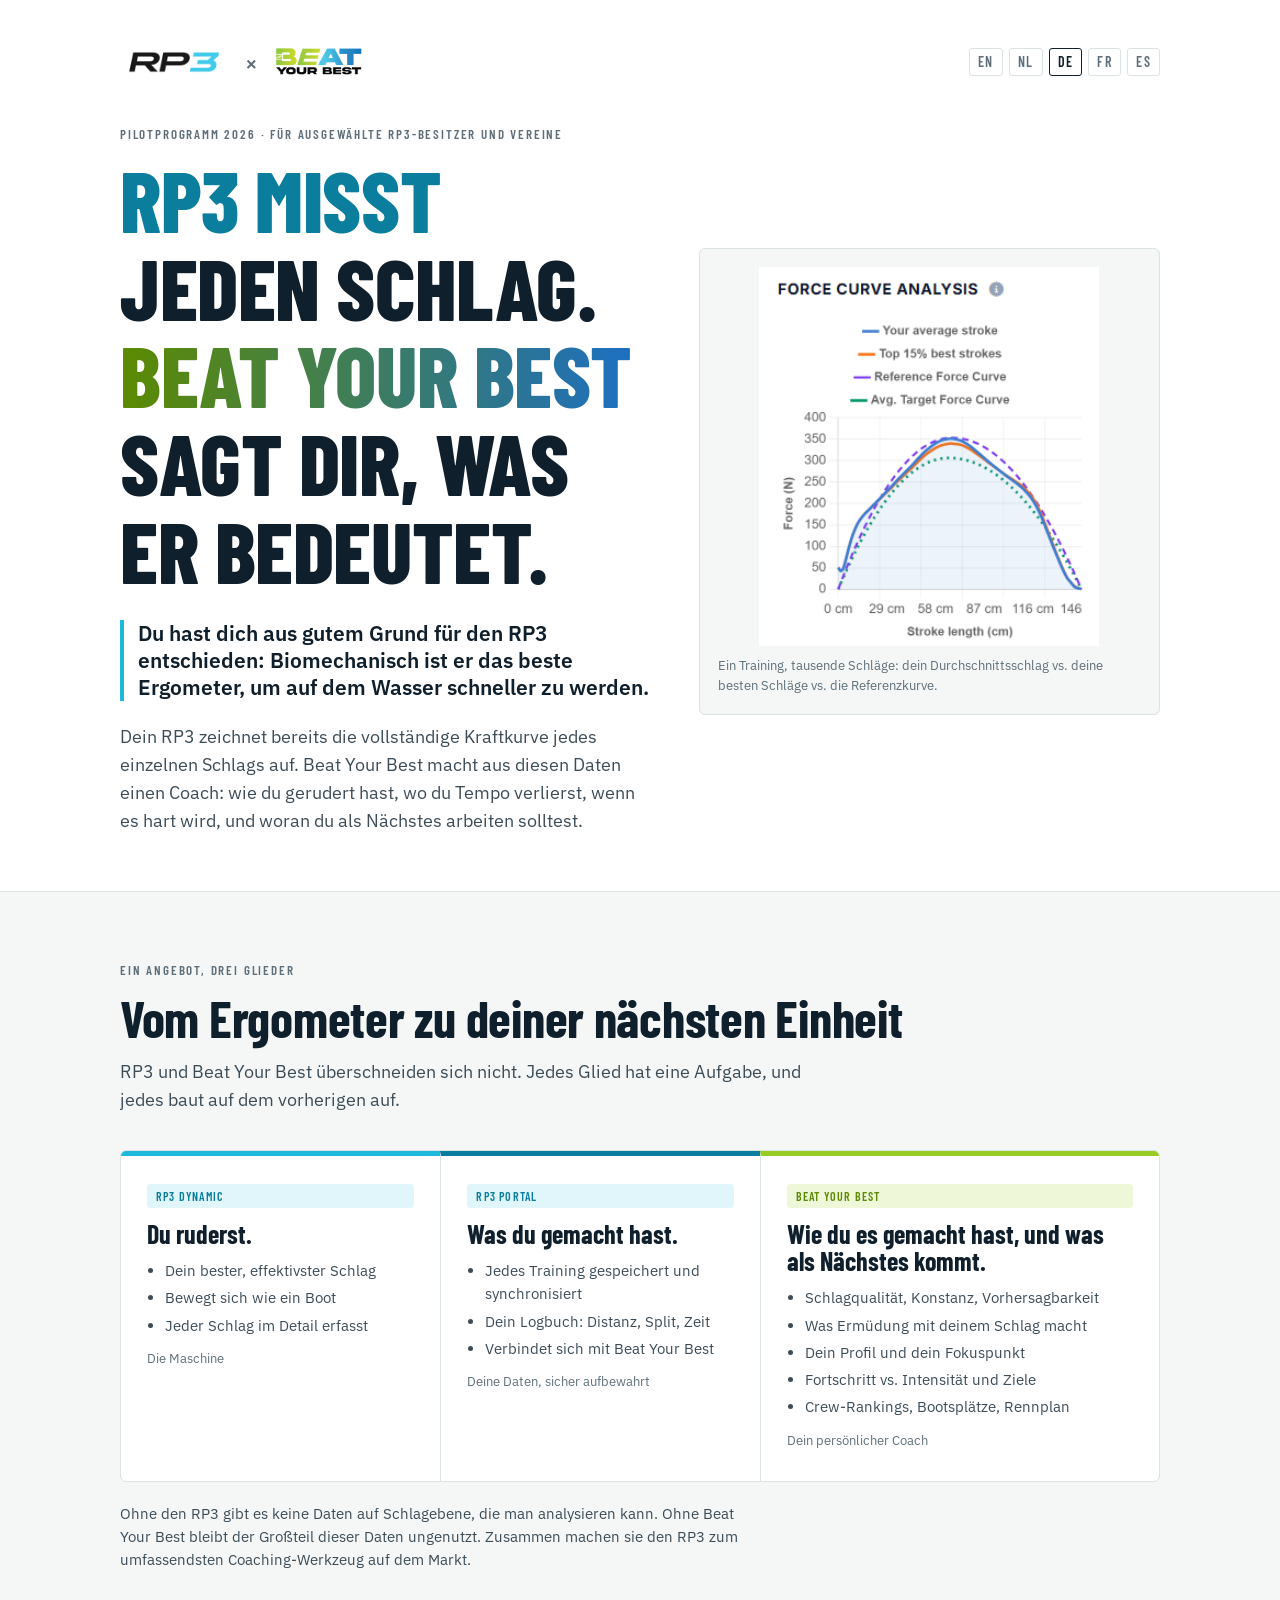
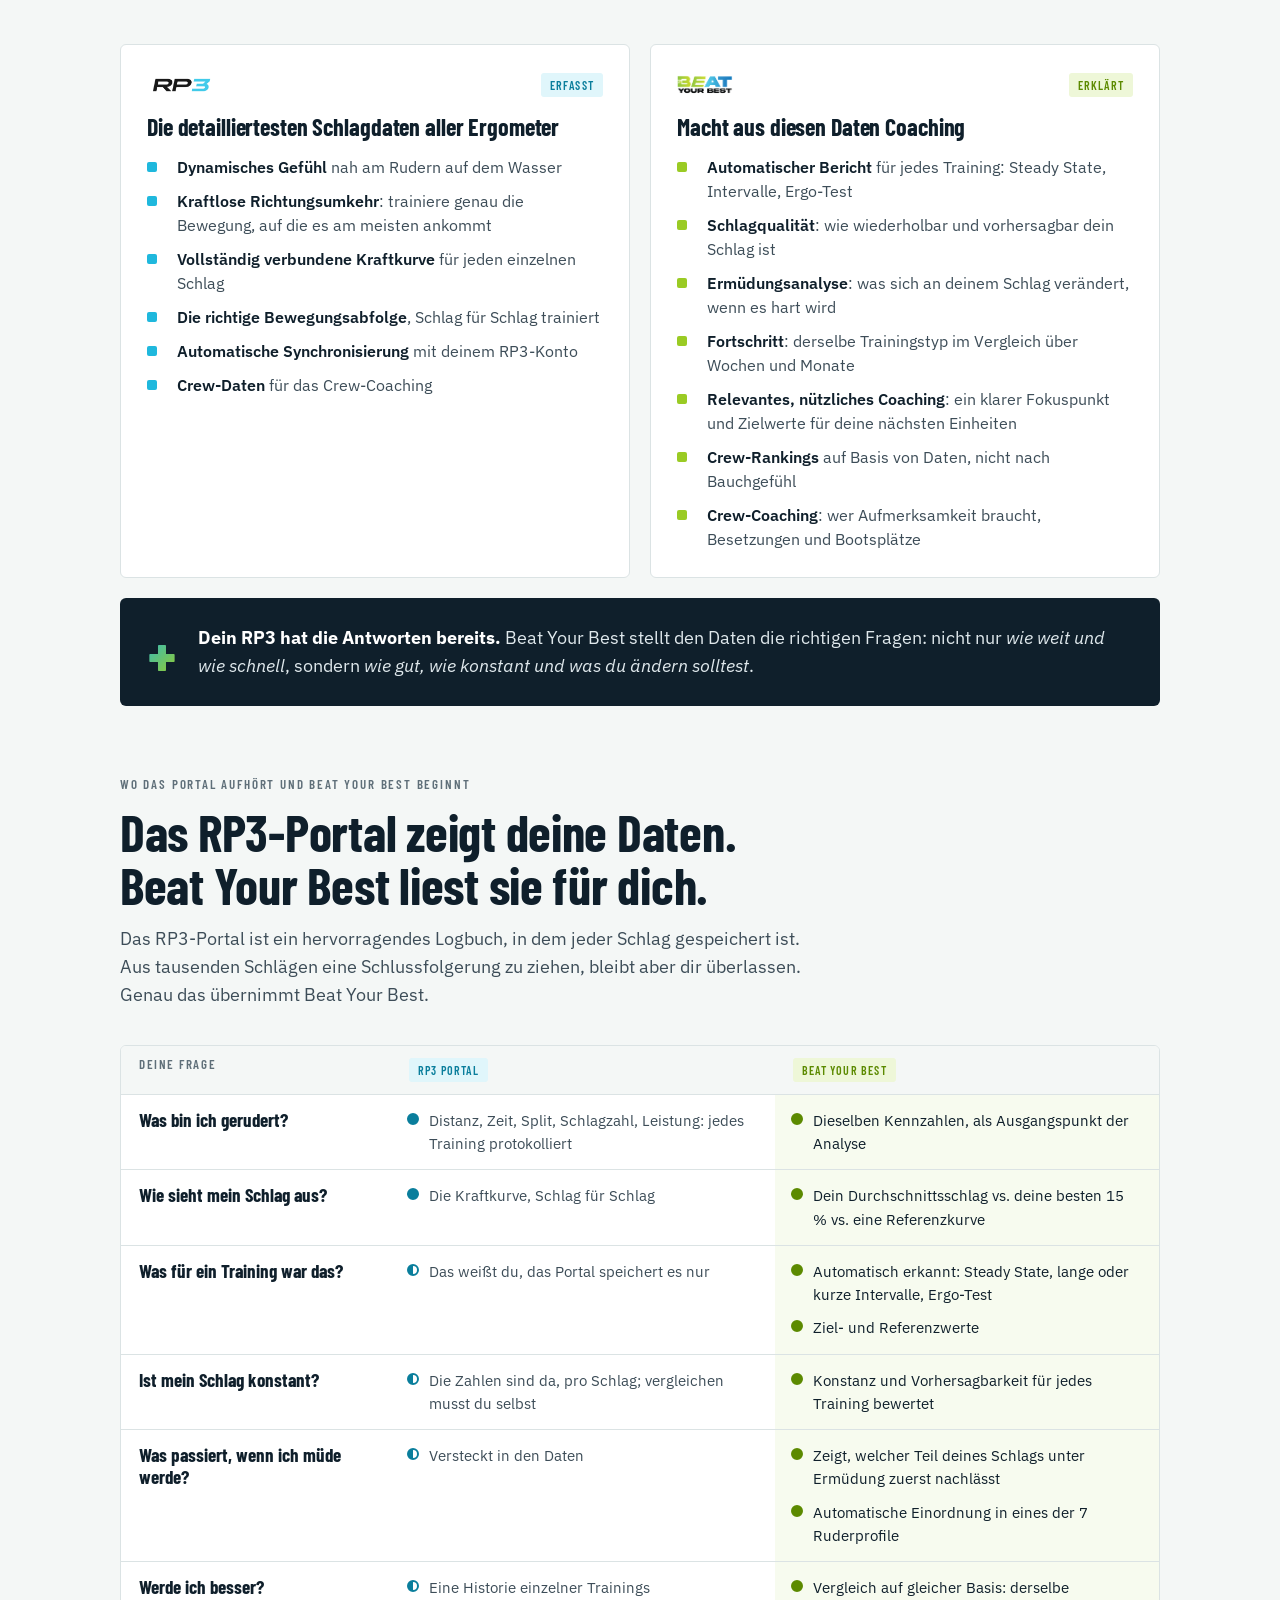
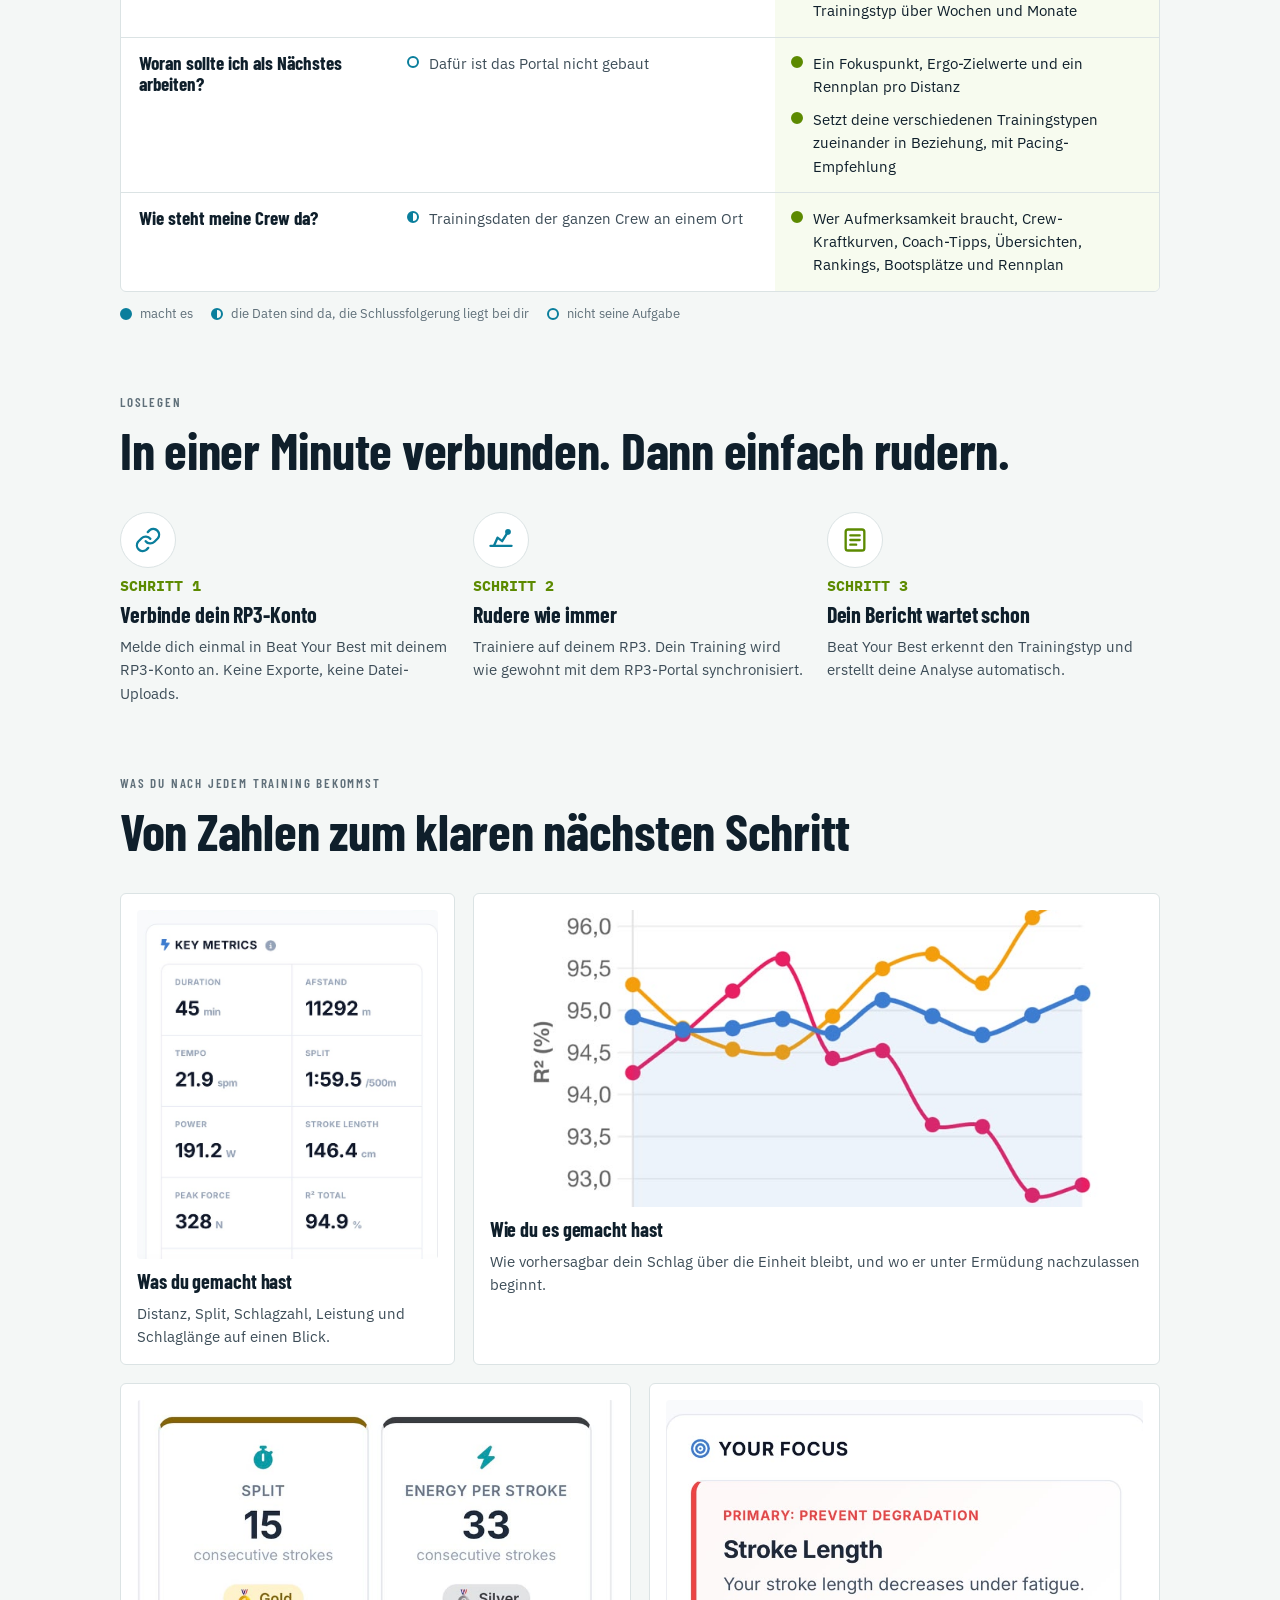
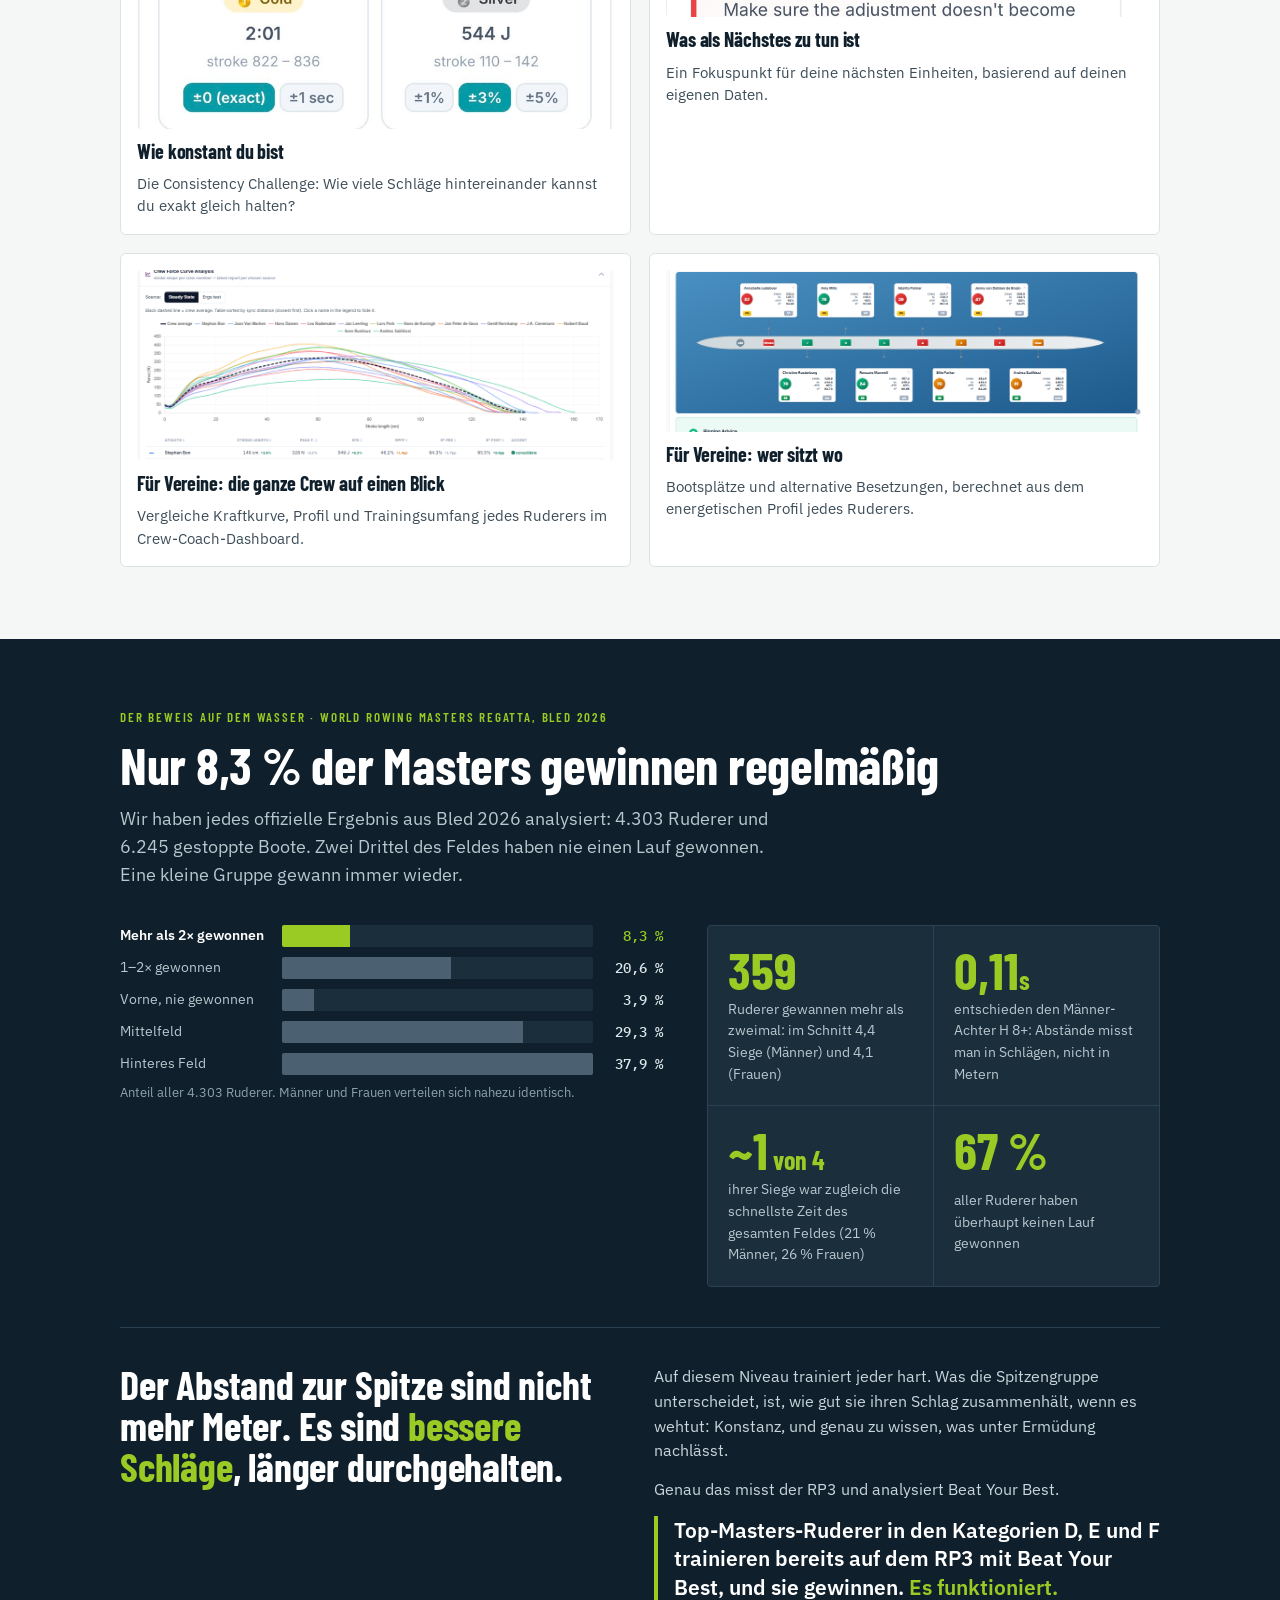
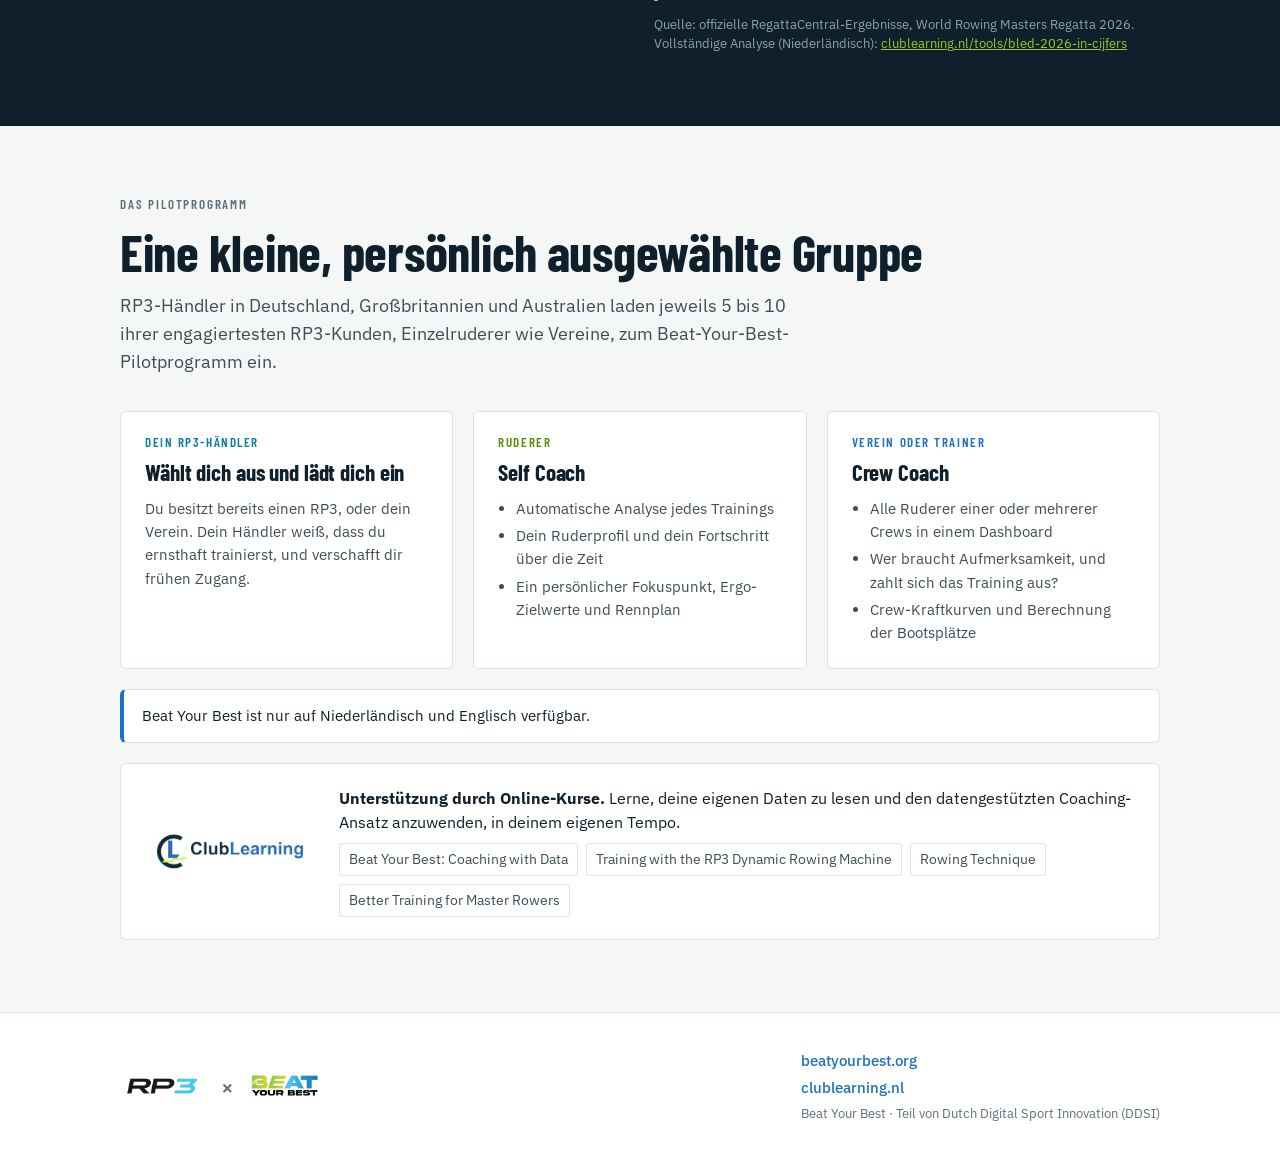
<file: rp3-de.html>
<!DOCTYPE html>
<html lang="de">
<head>
  <meta charset="UTF-8">
  <meta name="viewport" content="width=device-width, initial-scale=1.0, viewport-fit=cover">
  <!-- Pilot document for RP3 dealers: reachable by link, kept out of search engines -->
  <meta name="robots" content="noindex, nofollow">
  <meta name="description" content="Wie RP3 und Beat Your Best zusammenarbeiten: RP3 misst jeden Schlag, Beat Your Best sagt dir, was er bedeutet.">
  <title>RP3 × Beat Your Best</title>
  <link rel="icon" type="image/x-icon" href="assets/favicon.ico">
  <link rel="icon" type="image/png" sizes="16x16" href="assets/favicon-16x16.png">
  <link rel="icon" type="image/png" sizes="32x32" href="assets/favicon-32x32.png">
  <link rel="apple-touch-icon" sizes="180x180" href="assets/apple-touch-icon.png">

<link rel="preconnect" href="https://fonts.googleapis.com">
<link rel="preconnect" href="https://fonts.gstatic.com" crossorigin>
<link rel="stylesheet" href="https://fonts.googleapis.com/css2?family=Barlow+Condensed:wght@500;600;700;800&family=IBM+Plex+Sans:wght@400;500;600&family=IBM+Plex+Mono:wght@500&display=swap">
<style>
  /* Single light theme on purpose: both brand logos carry dark lettering on a transparent ground. */
  :root {
    color-scheme: light;
    --ground: #f4f7f6;
    --paper: #ffffff;
    --ink: #0f1f2b;
    --ink-2: #3d4d58;
    --muted: #5f6f79;
    --line: #dbe3e4;
    --rp3: #1fb8dd;        /* RP3 cyan */
    --rp3-deep: #0a7e9c;
    --byb: #9acb24;        /* BYB lime */
    --byb-deep: #5c8a00;
    --byb-blue: #1d6fc2;
    --night: #0f1f2b;
    --night-2: #1a2e3c;
    --display: "Barlow Condensed", "Arial Narrow", "Helvetica Neue", Arial, sans-serif;
    --body: "IBM Plex Sans", "Segoe UI", system-ui, sans-serif;
    --mono: "IBM Plex Mono", ui-monospace, Consolas, monospace;
  }
  *, *::before, *::after { box-sizing: border-box; }
  body {
    margin: 0;
    background: var(--ground);
    color: var(--ink);
    font: 400 16px/1.55 var(--body);
    -webkit-font-smoothing: antialiased;
  }
  .wrap { max-width: 1080px; margin: 0 auto; padding-inline: 20px; }
  img { max-width: 100%; height: auto; display: block; }
  h1, h2, h3 { font-family: var(--display); text-wrap: balance; margin: 0; line-height: 1.02; letter-spacing: -0.005em; }
  h2 { font-size: clamp(34px, 5vw, 52px); font-weight: 700; }
  h3 { font-size: 24px; font-weight: 700; }
  p { margin: 0; }
  .eyebrow {
    font: 600 13px/1 var(--display);
    letter-spacing: 0.14em; text-transform: uppercase; color: var(--muted);
  }
  .lede { font-size: 18px; color: var(--ink-2); max-width: 62ch; }
  section { padding-block: 72px; }
  .sec-head { display: grid; gap: 14px; margin-bottom: 36px; }

  /* ---------- Hero ---------- */
  .hero { background: var(--paper); border-bottom: 1px solid var(--line); padding-block: 40px 56px; }
  .logos { display: flex; align-items: center; gap: 18px; flex-wrap: wrap; }
  .logos img { height: 44px; width: auto; }
  .logos .x { font: 500 28px/1 var(--display); color: var(--muted); }
  .hero-grid { display: grid; grid-template-columns: 1.15fr 1fr; gap: 48px; align-items: center; margin-top: 44px; }
  .hero h1 { font-size: clamp(46px, 7.4vw, 86px); font-weight: 800; text-transform: uppercase; }
  .hero h1 .rp3 { color: var(--rp3-deep); }
  .hero h1 .byb { background: linear-gradient(90deg, var(--byb-deep), var(--byb-blue)); -webkit-background-clip: text; background-clip: text; color: transparent; }
  .hero .lede { margin-top: 22px; }
  .hero .confirm {
    margin-top: 26px; max-width: 46ch; padding-left: 14px; border-left: 4px solid var(--rp3);
    font: 600 21px/1.3 var(--body); color: var(--ink);
  }
  .hero-fig { position: relative; background: var(--ground); border: 1px solid var(--line); border-radius: 6px; padding: 18px; }
  .hero-fig img { width: 100%; max-width: 340px; margin: 0 auto; background: #fff; }
  .hero-fig figcaption { font-size: 13px; color: var(--muted); margin-top: 10px; }
  .tag {
    display: inline-block; font: 600 12px/1 var(--display); letter-spacing: .1em; text-transform: uppercase;
    padding: 6px 9px; border-radius: 3px;
  }
  .tag.rp3 { background: #e0f6fb; color: var(--rp3-deep); }
  .tag.byb { background: #eef7d8; color: var(--byb-deep); }

  /* ---------- One proposition: layers ---------- */
  .chain { display: grid; grid-template-columns: 1fr 1fr 1.25fr; gap: 0; background: var(--paper); border: 1px solid var(--line); border-radius: 6px; overflow: hidden; }
  .link { padding: 28px 26px 30px; display: grid; gap: 12px; align-content: start; position: relative; }
  .link + .link { border-left: 1px solid var(--line); }
  .link .step { font: 700 64px/0.9 var(--display); color: var(--line); }
  .link.l1 { border-top: 5px solid var(--rp3); }
  .link.l2 { border-top: 5px solid var(--rp3-deep); }
  .link.l3 { border-top: 5px solid var(--byb); }
  .link .q { font: 700 26px/1.05 var(--display); }
  .link ul { margin: 0; padding-left: 18px; color: var(--ink-2); font-size: 15px; display: grid; gap: 4px; }
  .link .who { font-size: 13px; color: var(--muted); }
  .chain-note { margin-top: 20px; font-size: 15px; color: var(--ink-2); max-width: 70ch; }

  /* ---------- Split: what each does ---------- */
  .duo { display: grid; grid-template-columns: 1fr 1fr; gap: 20px; }
  .card { background: var(--paper); border: 1px solid var(--line); border-radius: 6px; padding: 26px; display: grid; gap: 16px; align-content: start; }
  .card .head { display: flex; align-items: center; gap: 12px; justify-content: space-between; }
  .card .head img { height: 28px; width: auto; }
  .ticks { list-style: none; margin: 0; padding: 0; display: grid; gap: 10px; }
  .ticks li { display: grid; grid-template-columns: 22px 1fr; gap: 8px; font-size: 15.5px; color: var(--ink-2); }
  .ticks li::before { content: ""; width: 10px; height: 10px; margin-top: 7px; border-radius: 2px; background: var(--rp3); }
  .card.byb .ticks li::before { background: var(--byb); }
  .ticks b { color: var(--ink); font-weight: 600; }
  .together {
    grid-column: 1 / -1; background: var(--night); color: #fff; border-radius: 6px; padding: 26px 28px;
    display: grid; grid-template-columns: auto 1fr; gap: 22px; align-items: center;
  }
  .together .plus { font: 800 64px/0.8 var(--display); background: linear-gradient(135deg, var(--rp3), var(--byb)); -webkit-background-clip: text; background-clip: text; color: transparent; }
  .together p { font-size: 18px; color: #dfe8ec; }
  .together b { color: #fff; }

  /* ---------- Portal vs BYB table ---------- */
  .cmp-scroll { overflow-x: auto; background: var(--paper); border: 1px solid var(--line); border-radius: 6px; }
  .cmp { width: 100%; min-width: 640px; border-collapse: collapse; font-size: 15px; }
  .cmp th, .cmp td { text-align: left; vertical-align: top; padding: 14px 18px; border-bottom: 1px solid var(--line); }
  .cmp thead th { background: var(--ground); padding-block: 12px; }
  .cmp thead th:first-child { font: 600 13px/1 var(--display); letter-spacing: .12em; text-transform: uppercase; color: var(--muted); }
  .cmp tbody th { font: 700 19px/1.15 var(--display); width: 26%; }
  .cmp td { width: 37%; color: var(--ink-2); padding-left: 38px; position: relative; }
  .cmp tbody tr:last-child > * { border-bottom: 0; }
  .cmp td:last-child { background: #f7fbef; color: var(--ink); }
  /* Status marker: filled = does it, half = data only, empty = not its role */
  .cmp td::before, .cmp-legend .k { content: ""; width: 12px; height: 12px; border-radius: 50%; border: 2px solid var(--rp3-deep); }
  .cmp td::before { position: absolute; left: 16px; top: 18px; }
  .cmp td.yes::before, .cmp-legend .k.yes { background: var(--rp3-deep); }
  .cmp td:last-child::before { border-color: var(--byb-deep); background: var(--byb-deep); }
  .cmp td.part::before, .cmp-legend .k.part { background: linear-gradient(90deg, var(--rp3-deep) 50%, transparent 50%); }
  .cmp td.no::before, .cmp-legend .k.no { background: transparent; }
  /* Extra point inside one cell, with its own dot */
  .cmp td .also { display: block; position: relative; margin-top: 10px; }
  .cmp td .also::before { content: ""; position: absolute; left: -22px; top: 4px; width: 12px; height: 12px; border-radius: 50%; background: var(--byb-deep); border: 2px solid var(--byb-deep); }
  .cmp-legend { margin-top: 12px; font-size: 13px; color: var(--muted); display: flex; flex-wrap: wrap; align-items: center; gap: 6px 8px; }
  .cmp-legend .k { display: inline-block; margin-left: 10px; }
  .cmp-legend .k:first-child { margin-left: 0; }

  /* ---------- Connect steps ---------- */
  .steps { display: grid; grid-template-columns: repeat(3, 1fr); gap: 20px; counter-reset: s; }
  .stp { display: grid; gap: 10px; align-content: start; }
  .stp .n { font: 700 15px/1 var(--mono); color: var(--byb-deep); }
  .stp .icon { width: 56px; height: 56px; border-radius: 50%; background: var(--paper); border: 1px solid var(--line); display: grid; place-items: center; }
  .stp .icon svg { width: 28px; height: 28px; }
  .stp h3 { font-size: 22px; }
  .stp p { color: var(--ink-2); font-size: 15px; }

  /* ---------- Gallery ---------- */
  .gallery { display: grid; grid-template-columns: repeat(6, 1fr); gap: 18px; }
  .shot { background: var(--paper); border: 1px solid var(--line); border-radius: 6px; padding: 16px; display: grid; gap: 12px; align-content: start; }
  .shot .frame { background: #fff; border-radius: 4px; overflow: hidden; display: grid; place-items: center; }
  .shot h3 { font-size: 20px; }
  .shot p { font-size: 14.5px; color: var(--ink-2); }
  .span-2 { grid-column: span 2; }
  .span-3 { grid-column: span 3; }
  .span-4 { grid-column: span 4; }

  /* ---------- Bled proof (dark band, echoes the Bled analysis) ---------- */
  .bled { background: var(--night); color: #e8eef1; }
  .bled .eyebrow { color: var(--byb); }
  .bled h2 { color: #fff; }
  .bled .lede { color: #b9c7ce; }
  .bled-grid { display: grid; grid-template-columns: 1.2fr 1fr; gap: 44px; align-items: start; }
  .tiers { display: grid; gap: 10px; }
  .tier { display: grid; grid-template-columns: 150px 1fr 58px; gap: 12px; align-items: center; font-size: 14px; }
  .tier .lbl { color: #b9c7ce; }
  .tier .bar { height: 22px; background: var(--night-2); border-radius: 2px; overflow: hidden; }
  .tier .bar i { display: block; height: 100%; background: #4b6070; }
  .tier .val { font: 500 14px/1 var(--mono); text-align: right; color: #dfe8ec; font-variant-numeric: tabular-nums; }
  .tier.top .lbl { color: #fff; font-weight: 600; }
  .tier.top .bar i { background: var(--byb); }
  .tier.top .val { color: var(--byb); }
  .tiers-note { font-size: 12.5px; color: #8fa2ad; margin-top: 8px; }
  .big-stats { display: grid; grid-template-columns: 1fr 1fr; gap: 1px; background: #2c4252; border: 1px solid #2c4252; border-radius: 4px; overflow: hidden; }
  .big-stats > div { background: var(--night-2); padding: 20px; display: grid; gap: 6px; }
  .big-stats .num { font: 700 52px/0.9 var(--display); color: var(--byb); }
  .big-stats .num small { font-size: 26px; }
  .big-stats p { font-size: 14px; color: #b9c7ce; }
  .claim { margin-top: 40px; display: grid; grid-template-columns: 1fr 1fr; gap: 28px; border-top: 1px solid #2c4252; padding-top: 36px; }
  .claim h3 { font-size: clamp(28px, 3.8vw, 40px); color: #fff; }
  .claim h3 em { font-style: normal; color: var(--byb); }
  .claim .txt { display: grid; gap: 14px; color: #c9d5db; font-size: 16px; }
  .claim .proof { border-left: 4px solid var(--byb); padding-left: 16px; font: 600 21px/1.35 var(--body); color: #fff; }
  .claim .proof em { font-style: normal; color: var(--byb); }
  .claim .src { font-size: 12.5px; color: #8fa2ad; }
  .claim a { color: var(--byb); }

  /* ---------- Pilot ---------- */
  .pilot-grid { display: grid; grid-template-columns: repeat(3, 1fr); gap: 20px; }
  .who-card { background: var(--paper); border: 1px solid var(--line); border-radius: 6px; padding: 24px; display: grid; gap: 12px; align-content: start; }
  .who-card .role { font: 600 13px/1 var(--display); letter-spacing: .12em; text-transform: uppercase; }
  .who-card:nth-child(1) .role { color: var(--rp3-deep); }
  .who-card:nth-child(2) .role { color: var(--byb-deep); }
  .who-card:nth-child(3) .role { color: var(--byb-blue); }
  .who-card h3 { font-size: 23px; }
  .who-card p, .who-card li { font-size: 15px; color: var(--ink-2); }
  .who-card ul { margin: 0; padding-left: 18px; display: grid; gap: 4px; }
  .courses { margin-top: 20px; background: var(--paper); border: 1px solid var(--line); border-radius: 6px; padding: 22px 24px; display: grid; grid-template-columns: 170px 1fr; gap: 24px; align-items: center; }
  .courses img { width: 170px; }
  .courses ul { list-style: none; margin: 8px 0 0; padding: 0; display: flex; flex-wrap: wrap; gap: 8px; }
  .courses li { font-size: 13.5px; border: 1px solid var(--line); border-radius: 3px; padding: 5px 9px; color: var(--ink-2); }

  /* ---------- Footer ---------- */
  footer { background: var(--paper); border-top: 1px solid var(--line); padding-block: 36px 44px; }
  .foot { display: flex; justify-content: space-between; align-items: center; gap: 24px; flex-wrap: wrap; }
  .foot .logos img { height: 34px; }
  .foot .links { display: grid; gap: 4px; font-size: 15px; }
  .foot a { color: var(--byb-blue); font-weight: 500; text-decoration: none; }
  .foot a:hover, .foot a:focus-visible { text-decoration: underline; }
  a:focus-visible { outline: 2px solid var(--byb-blue); outline-offset: 2px; }

  /* ---------- Responsive ---------- */
  @media screen and (max-width: 880px) {
    .hero-grid, .bled-grid, .claim { grid-template-columns: 1fr; }
    .chain, .steps, .pilot-grid { grid-template-columns: 1fr; }
    .link + .link { border-left: 0; border-top: 1px solid var(--line); }
    .duo { grid-template-columns: 1fr; }
    .gallery { grid-template-columns: 1fr 1fr; }
    .span-2, .span-3, .span-4 { grid-column: span 1; }
    .gallery .wide { grid-column: 1 / -1; }
  }
  /* Phone: the comparison table becomes stacked blocks, so nothing hides off to the right */
  @media screen and (max-width: 700px) {
    .cmp { min-width: 0; }
    .cmp-scroll { overflow-x: visible; }
    .cmp thead { display: none; }
    .cmp, .cmp tbody, .cmp tr, .cmp th, .cmp td { display: block; width: auto; }
    .cmp th, .cmp td { border-bottom: 0; }
    .cmp tbody tr { border-bottom: 1px solid var(--line); }
    .cmp tbody tr:last-child { border-bottom: 0; }
    .cmp tbody th { width: auto; padding: 16px 16px 4px; }
    .cmp td { padding: 30px 16px 12px 38px; }
    .cmp td:last-child { padding-bottom: 16px; }
    .cmp td::before { top: 34px; }
    .cmp td::after { position: absolute; top: 12px; left: 16px; font: 600 11px/1 var(--display); letter-spacing: .1em; text-transform: uppercase; }
    .cmp td:nth-of-type(1)::after { content: "RP3 Portal"; color: var(--rp3-deep); }
    .cmp td:nth-of-type(2)::after { content: "Beat Your Best"; color: var(--byb-deep); }
  }
  @media screen and (max-width: 560px) {
    section { padding-block: 52px; }
    .gallery { grid-template-columns: 1fr; }
    .together { grid-template-columns: 1fr; }
    .tier { grid-template-columns: 104px 1fr 50px; font-size: 13px; }
    .big-stats { grid-template-columns: 1fr; }
    .courses { grid-template-columns: 1fr; }
    .logos img { height: 36px; }
  }
  /* ---------- Note: app language availability (non-EN/NL versions) ---------- */
  .lang-note { margin-top: 20px; padding: 14px 18px; background: var(--paper); border: 1px solid var(--line); border-left: 4px solid var(--byb-blue); border-radius: 6px; font-size: 15px; color: var(--ink); }

  /* ---------- Language switch ---------- */
  .lang { margin-left: auto; display: flex; gap: 6px; font: 600 14px/1 var(--display); letter-spacing: .1em; }
  .lang a { color: var(--muted); text-decoration: none; padding: 6px 8px; border: 1px solid var(--line); border-radius: 3px; }
  .lang a[aria-current="page"] { color: var(--ink); border-color: var(--ink); }
  .lang a:hover, .lang a:focus-visible { color: var(--ink); }

  /* ---------- Print / PDF: keep the desktop layout, scaled to A4 ---------- */
  @page { size: A4; margin: 10mm; }
  @media print {
    :root { --ground: #ffffff; }
    html { zoom: 0.57; }
    footer { padding-block: 14px 0; }
    .pilot { padding-bottom: 20px; }
    * { -webkit-print-color-adjust: exact; print-color-adjust: exact; }
    .lang { display: none; }
    /* Gradient text renders with a stray box in PDF: use the solid brand colour */
    .hero h1 .byb { background: none; color: var(--byb-deep); }
    section { padding-block: 36px; }
    .hero { padding-block: 24px 36px; }
    .sec-head { break-after: avoid; }
    .link, .card, .together, .cmp tr, .stp, .shot, .tiers, .big-stats, .claim, .who-card, .courses { break-inside: avoid; }
    .cmp-scroll { overflow: visible; }
  }
</style>
</head>
<body>
<!-- ============ HERO ============ -->
<header class="hero">
  <div class="wrap">
    <div class="logos">
      <img src="assets/rp3/rp3-logo.png" alt="RP3 Rowing">
      <span class="x" aria-hidden="true">×</span>
      <img src="assets/rp3/byb-logo.png" alt="Beat Your Best">
      <nav class="lang" aria-label="Sprache"><a href="rp3.html" lang="en">EN</a><a href="rp3-nl.html" lang="nl">NL</a><a href="rp3-de.html" aria-current="page" lang="de">DE</a><a href="rp3-fr.html" lang="fr">FR</a><a href="rp3-es.html" lang="es">ES</a></nav>
    </div>
    <div class="hero-grid">
      <div>
        <p class="eyebrow">Pilotprogramm 2026 · für ausgewählte RP3-Besitzer und Vereine</p>
        <h1 style="margin-top:14px"><span class="rp3">RP3 misst</span> jeden Schlag.<br><span class="byb">Beat Your Best</span> sagt dir, was er bedeutet.</h1>
        <p class="confirm">Du hast dich aus gutem Grund für den RP3 entschieden: Biomechanisch ist er das beste Ergometer, um auf dem Wasser schneller zu werden.</p>
        <p class="lede">Dein RP3 zeichnet bereits die vollständige Kraftkurve jedes einzelnen Schlags auf. Beat Your Best macht aus diesen Daten einen Coach: wie du gerudert hast, wo du Tempo verlierst, wenn es hart wird, und woran du als Nächstes arbeiten solltest.</p>
      </div>
      <figure class="hero-fig" style="margin:0">
        <img src="assets/rp3/force-curve.png" alt="Kraftkurve: dein Durchschnittsschlag, deine besten 15 % der Schläge und eine Referenzkurve über die Schlaglänge in cm">
        <figcaption>Ein Training, tausende Schläge: dein Durchschnittsschlag vs. deine besten Schläge vs. die Referenzkurve.</figcaption>
      </figure>
    </div>
  </div>
</header>

<main>
<!-- ============ ONE CHAIN ============ -->
<section>
  <div class="wrap">
    <div class="sec-head">
      <p class="eyebrow">Ein Angebot, drei Glieder</p>
      <h2>Vom Ergometer zu deiner nächsten Einheit</h2>
      <p class="lede">RP3 und Beat Your Best überschneiden sich nicht. Jedes Glied hat eine Aufgabe, und jedes baut auf dem vorherigen auf.</p>
    </div>
    <div class="chain">
      <div class="link l1">
        <span class="tag rp3">RP3 Dynamic</span>
        <p class="q">Du ruderst.</p>
        <ul>
          <li>Dein bester, effektivster Schlag</li>
          <li>Bewegt sich wie ein Boot</li>
          <li>Jeder Schlag im Detail erfasst</li>
        </ul>
        <p class="who">Die Maschine</p>
      </div>
      <div class="link l2">
        <span class="tag rp3">RP3 Portal</span>
        <p class="q">Was du gemacht hast.</p>
        <ul>
          <li>Jedes Training gespeichert und synchronisiert</li>
          <li>Dein Logbuch: Distanz, Split, Zeit</li>
          <li>Verbindet sich mit Beat Your Best</li>
        </ul>
        <p class="who">Deine Daten, sicher aufbewahrt</p>
      </div>
      <div class="link l3">
        <span class="tag byb">Beat Your Best</span>
        <p class="q">Wie du es gemacht hast, und was als Nächstes kommt.</p>
        <ul>
          <li>Schlagqualität, Konstanz, Vorhersagbarkeit</li>
          <li>Was Ermüdung mit deinem Schlag macht</li>
          <li>Dein Profil und dein Fokuspunkt</li>
          <li>Fortschritt vs. Intensität und Ziele</li>
          <li>Crew-Rankings, Bootsplätze, Rennplan</li>
        </ul>
        <p class="who">Dein persönlicher Coach</p>
      </div>
    </div>
    <p class="chain-note">Ohne den RP3 gibt es keine Daten auf Schlagebene, die man analysieren kann. Ohne Beat Your Best bleibt der Großteil dieser Daten ungenutzt. Zusammen machen sie den RP3 zum umfassendsten Coaching-Werkzeug auf dem Markt.</p>
  </div>
</section>

<!-- ============ WHO DOES WHAT ============ -->
<section style="padding-top:0">
  <div class="wrap">
    <div class="duo">
      <div class="card rp3">
        <div class="head"><img src="assets/rp3/rp3-logo.png" alt="RP3"><span class="tag rp3">Erfasst</span></div>
        <h3>Die detailliertesten Schlagdaten aller Ergometer</h3>
        <ul class="ticks">
          <li><span><b>Dynamisches Gefühl</b> nah am Rudern auf dem Wasser</span></li>
          <li><span><b>Kraftlose Richtungsumkehr</b>: trainiere genau die Bewegung, auf die es am meisten ankommt</span></li>
          <li><span><b>Vollständig verbundene Kraftkurve</b> für jeden einzelnen Schlag</span></li>
          <li><span><b>Die richtige Bewegungsabfolge</b>, Schlag für Schlag trainiert</span></li>
          <li><span><b>Automatische Synchronisierung</b> mit deinem RP3-Konto</span></li>
          <li><span><b>Crew-Daten</b> für das Crew-Coaching</span></li>
        </ul>
      </div>
      <div class="card byb">
        <div class="head"><img src="assets/rp3/byb-logo.png" alt="Beat Your Best"><span class="tag byb">Erklärt</span></div>
        <h3>Macht aus diesen Daten Coaching</h3>
        <ul class="ticks">
          <li><span><b>Automatischer Bericht</b> für jedes Training: Steady State, Intervalle, Ergo-Test</span></li>
          <li><span><b>Schlagqualität</b>: wie wiederholbar und vorhersagbar dein Schlag ist</span></li>
          <li><span><b>Ermüdungsanalyse</b>: was sich an deinem Schlag verändert, wenn es hart wird</span></li>
          <li><span><b>Fortschritt</b>: derselbe Trainingstyp im Vergleich über Wochen und Monate</span></li>
          <li><span><b>Relevantes, nützliches Coaching</b>: ein klarer Fokuspunkt und Zielwerte für deine nächsten Einheiten</span></li>
          <li><span><b>Crew-Rankings</b> auf Basis von Daten, nicht nach Bauchgefühl</span></li>
          <li><span><b>Crew-Coaching</b>: wer Aufmerksamkeit braucht, Besetzungen und Bootsplätze</span></li>
        </ul>
      </div>
      <div class="together">
        <span class="plus" aria-hidden="true">+</span>
        <p><b>Dein RP3 hat die Antworten bereits.</b> Beat Your Best stellt den Daten die richtigen Fragen: nicht nur <i>wie weit und wie schnell</i>, sondern <i>wie gut, wie konstant und was du ändern solltest</i>.</p>
      </div>
    </div>
  </div>
</section>

<!-- ============ PORTAL VS BYB ============ -->
<section style="padding-top:0">
  <div class="wrap">
    <div class="sec-head">
      <p class="eyebrow">Wo das Portal aufhört und Beat Your Best beginnt</p>
      <h2>Das RP3-Portal zeigt deine Daten. Beat Your Best liest sie für dich.</h2>
      <p class="lede">Das RP3-Portal ist ein hervorragendes Logbuch, in dem jeder Schlag gespeichert ist. Aus tausenden Schlägen eine Schlussfolgerung zu ziehen, bleibt aber dir überlassen. Genau das übernimmt Beat Your Best.</p>
    </div>
    <div class="cmp-scroll">
      <table class="cmp">
        <thead>
          <tr>
            <th scope="col">Deine Frage</th>
            <th scope="col"><span class="tag rp3">RP3 Portal</span></th>
            <th scope="col"><span class="tag byb">Beat Your Best</span></th>
          </tr>
        </thead>
        <tbody>
          <tr>
            <th scope="row">Was bin ich gerudert?</th>
            <td class="yes">Distanz, Zeit, Split, Schlagzahl, Leistung: jedes Training protokolliert</td>
            <td class="yes">Dieselben Kennzahlen, als Ausgangspunkt der Analyse</td>
          </tr>
          <tr>
            <th scope="row">Wie sieht mein Schlag aus?</th>
            <td class="yes">Die Kraftkurve, Schlag für Schlag</td>
            <td class="yes">Dein Durchschnittsschlag vs. deine besten 15 % vs. eine Referenzkurve</td>
          </tr>
          <tr>
            <th scope="row">Was für ein Training war das?</th>
            <td class="part">Das weißt du, das Portal speichert es nur</td>
            <td class="yes">Automatisch erkannt: Steady State, lange oder kurze Intervalle, Ergo-Test<span class="also">Ziel- und Referenzwerte</span></td>
          </tr>
          <tr>
            <th scope="row">Ist mein Schlag konstant?</th>
            <td class="part">Die Zahlen sind da, pro Schlag; vergleichen musst du selbst</td>
            <td class="yes">Konstanz und Vorhersagbarkeit für jedes Training bewertet</td>
          </tr>
          <tr>
            <th scope="row">Was passiert, wenn ich müde werde?</th>
            <td class="part">Versteckt in den Daten</td>
            <td class="yes">Zeigt, welcher Teil deines Schlags unter Ermüdung zuerst nachlässt<span class="also">Automatische Einordnung in eines der 7 Ruderprofile</span></td>
          </tr>
          <tr>
            <th scope="row">Werde ich besser?</th>
            <td class="part">Eine Historie einzelner Trainings</td>
            <td class="yes">Vergleich auf gleicher Basis: derselbe Trainingstyp über Wochen und Monate</td>
          </tr>
          <tr>
            <th scope="row">Woran sollte ich als Nächstes arbeiten?</th>
            <td class="no">Dafür ist das Portal nicht gebaut</td>
            <td class="yes">Ein Fokuspunkt, Ergo-Zielwerte und ein Rennplan pro Distanz<span class="also">Setzt deine verschiedenen Trainingstypen zueinander in Beziehung, mit Pacing-Empfehlung</span></td>
          </tr>
          <tr>
            <th scope="row">Wie steht meine Crew da?</th>
            <td class="part">Trainingsdaten der ganzen Crew an einem Ort</td>
            <td class="yes">Wer Aufmerksamkeit braucht, Crew-Kraftkurven, Coach-Tipps, Übersichten, Rankings, Bootsplätze und Rennplan</td>
          </tr>
        </tbody>
      </table>
    </div>
    <p class="cmp-legend"><span class="k yes"></span>macht es <span class="k part"></span>die Daten sind da, die Schlussfolgerung liegt bei dir <span class="k no"></span>nicht seine Aufgabe</p>
  </div>
</section>

<!-- ============ CONNECT ============ -->
<section style="padding-top:0">
  <div class="wrap">
    <div class="sec-head">
      <p class="eyebrow">Loslegen</p>
      <h2>In einer Minute verbunden. Dann einfach rudern.</h2>
    </div>
    <div class="steps">
      <div class="stp">
        <div class="icon" aria-hidden="true"><svg viewBox="0 0 24 24" fill="none" stroke="#0a7e9c" stroke-width="2" stroke-linecap="round" stroke-linejoin="round"><path d="M10 13a5 5 0 0 0 7.5.5l3-3a5 5 0 0 0-7-7l-1.7 1.7"/><path d="M14 11a5 5 0 0 0-7.5-.5l-3 3a5 5 0 0 0 7 7l1.7-1.7"/></svg></div>
        <span class="n">SCHRITT 1</span>
        <h3>Verbinde dein RP3-Konto</h3>
        <p>Melde dich einmal in Beat Your Best mit deinem RP3-Konto an. Keine Exporte, keine Datei-Uploads.</p>
      </div>
      <div class="stp">
        <div class="icon" aria-hidden="true"><svg viewBox="0 0 24 24" fill="none" stroke="#0a7e9c" stroke-width="2" stroke-linecap="round" stroke-linejoin="round"><path d="M3 17h18"/><path d="M6 17l3-7 4 3 5-8"/><circle cx="18" cy="5" r="1.5"/></svg></div>
        <span class="n">SCHRITT 2</span>
        <h3>Rudere wie immer</h3>
        <p>Trainiere auf deinem RP3. Dein Training wird wie gewohnt mit dem RP3-Portal synchronisiert.</p>
      </div>
      <div class="stp">
        <div class="icon" aria-hidden="true"><svg viewBox="0 0 24 24" fill="none" stroke="#5c8a00" stroke-width="2" stroke-linecap="round" stroke-linejoin="round"><rect x="4" y="3" width="16" height="18" rx="2"/><path d="M8 8h8M8 12h8M8 16h5"/></svg></div>
        <span class="n">SCHRITT 3</span>
        <h3>Dein Bericht wartet schon</h3>
        <p>Beat Your Best erkennt den Trainingstyp und erstellt deine Analyse automatisch.</p>
      </div>
    </div>
  </div>
</section>

<!-- ============ WHAT YOU SEE ============ -->
<section style="padding-top:0">
  <div class="wrap">
    <div class="sec-head">
      <p class="eyebrow">Was du nach jedem Training bekommst</p>
      <h2>Von Zahlen zum klaren nächsten Schritt</h2>
    </div>
    <div class="gallery">
      <div class="shot span-2">
        <div class="frame"><img src="assets/rp3/key-metrics.png" alt="Kennzahlen: 45 min, 11.292 m, 21,9 Schläge/min, 1:59,5 Split, 191,2 W, 146,4 cm Schlaglänge"></div>
        <h3>Was du gemacht hast</h3>
        <p>Distanz, Split, Schlagzahl, Leistung und Schlaglänge auf einen Blick.</p>
      </div>
      <div class="shot span-4">
        <div class="frame"><img src="assets/rp3/fatigue.png" alt="Liniendiagramm der Schlag-Vorhersagbarkeit (R²) über ein Training; eine Linie fällt gegen Ende stark ab"></div>
        <h3>Wie du es gemacht hast</h3>
        <p>Wie vorhersagbar dein Schlag über die Einheit bleibt, und wo er unter Ermüdung nachzulassen beginnt.</p>
      </div>
      <div class="shot span-3">
        <div class="frame"><img src="assets/rp3/consistency.png" alt="Consistency Challenge: 15 Schläge in Folge mit gleichem Split (Gold), 33 Schläge in Folge mit gleicher Energie pro Schlag (Silber)"></div>
        <h3>Wie konstant du bist</h3>
        <p>Die Consistency Challenge: Wie viele Schläge hintereinander kannst du exakt gleich halten?</p>
      </div>
      <div class="shot span-3">
        <div class="frame"><img src="assets/rp3/focus.png" alt="Dein Fokus: vorrangig ein Nachlassen der Schlaglänge verhindern; deine Schlaglänge nimmt unter Ermüdung ab"></div>
        <h3>Was als Nächstes zu tun ist</h3>
        <p>Ein Fokuspunkt für deine nächsten Einheiten, basierend auf deinen eigenen Daten.</p>
      </div>
      <div class="shot span-3 wide">
        <div class="frame"><img src="assets/rp3/crew-force.png" alt="Crew-Kraftkurvenanalyse: Kraftkurven aller Crew-Mitglieder über die Schlaglänge"></div>
        <h3>Für Vereine: die ganze Crew auf einen Blick</h3>
        <p>Vergleiche Kraftkurve, Profil und Trainingsumfang jedes Ruderers im Crew-Coach-Dashboard.</p>
      </div>
      <div class="shot span-3 wide">
        <div class="frame"><img src="assets/rp3/boat.png" alt="Berechnung der Bootsplätze: acht Ruderer anhand ihres energetischen Profils im Boot platziert"></div>
        <h3>Für Vereine: wer sitzt wo</h3>
        <p>Bootsplätze und alternative Besetzungen, berechnet aus dem energetischen Profil jedes Ruderers.</p>
      </div>
    </div>
  </div>
</section>

<!-- ============ BLED PROOF ============ -->
<section class="bled">
  <div class="wrap">
    <div class="sec-head">
      <p class="eyebrow">Der Beweis auf dem Wasser · World Rowing Masters Regatta, Bled 2026</p>
      <h2>Nur 8,3 % der Masters gewinnen regelmäßig</h2>
      <p class="lede">Wir haben jedes offizielle Ergebnis aus Bled 2026 analysiert: 4.303 Ruderer und 6.245 gestoppte Boote. Zwei Drittel des Feldes haben nie einen Lauf gewonnen. Eine kleine Gruppe gewann immer wieder.</p>
    </div>
    <div class="bled-grid">
      <div>
        <div class="tiers" role="img" aria-label="Anteil der Ruderer pro Ergebnisgruppe in Bled 2026: mehr als zweimal gewonnen 8,3 %, ein- oder zweimal gewonnen 20,6 %, vorderes Drittel ohne Sieg 3,9 %, mittleres Drittel 29,3 %, hinteres Drittel 37,9 %">
          <div class="tier top"><span class="lbl">Mehr als 2× gewonnen</span><span class="bar"><i style="width:21.9%"></i></span><span class="val">8,3 %</span></div>
          <div class="tier"><span class="lbl">1–2× gewonnen</span><span class="bar"><i style="width:54.4%"></i></span><span class="val">20,6 %</span></div>
          <div class="tier"><span class="lbl">Vorne, nie gewonnen</span><span class="bar"><i style="width:10.3%"></i></span><span class="val">3,9 %</span></div>
          <div class="tier"><span class="lbl">Mittelfeld</span><span class="bar"><i style="width:77.3%"></i></span><span class="val">29,3 %</span></div>
          <div class="tier"><span class="lbl">Hinteres Feld</span><span class="bar"><i style="width:100%"></i></span><span class="val">37,9 %</span></div>
        </div>
        <p class="tiers-note">Anteil aller 4.303 Ruderer. Männer und Frauen verteilen sich nahezu identisch.</p>
      </div>
      <div class="big-stats">
        <div><span class="num">359</span><p>Ruderer gewannen mehr als zweimal: im Schnitt 4,4 Siege (Männer) und 4,1 (Frauen)</p></div>
        <div><span class="num">0,11<small>s</small></span><p>entschieden den Männer-Achter H 8+: Abstände misst man in Schlägen, nicht in Metern</p></div>
        <div><span class="num">~1<small> von 4</small></span><p>ihrer Siege war zugleich die schnellste Zeit des gesamten Feldes (21 % Männer, 26 % Frauen)</p></div>
        <div><span class="num">67 %</span><p>aller Ruderer haben überhaupt keinen Lauf gewonnen</p></div>
      </div>
    </div>
    <div class="claim">
      <h3>Der Abstand zur Spitze sind nicht mehr Meter. Es sind <em>bessere Schläge</em>, länger durchgehalten.</h3>
      <div class="txt">
        <p>Auf diesem Niveau trainiert jeder hart. Was die Spitzengruppe unterscheidet, ist, wie gut sie ihren Schlag zusammenhält, wenn es wehtut: Konstanz, und genau zu wissen, was unter Ermüdung nachlässt.</p>
        <p>Genau das misst der RP3 und analysiert Beat Your Best.</p>
        <p class="proof">Top-Masters-Ruderer in den Kategorien D, E und F trainieren bereits auf dem RP3 mit Beat Your Best, und sie gewinnen. <em>Es funktioniert.</em></p>
        <p class="src">Quelle: offizielle RegattaCentral-Ergebnisse, World Rowing Masters Regatta 2026. Vollständige Analyse (Niederländisch): <a href="https://clublearning.nl/tools/bled-2026-in-cijfers">clublearning.nl/tools/bled-2026-in-cijfers</a></p>
      </div>
    </div>
  </div>
</section>

<!-- ============ PILOT ============ -->
<section class="pilot">
  <div class="wrap">
    <div class="sec-head">
      <p class="eyebrow">Das Pilotprogramm</p>
      <h2>Eine kleine, persönlich ausgewählte Gruppe</h2>
      <p class="lede">RP3-Händler in Deutschland, Großbritannien und Australien laden jeweils 5 bis 10 ihrer engagiertesten RP3-Kunden, Einzelruderer wie Vereine, zum Beat-Your-Best-Pilotprogramm ein.</p>
    </div>
    <div class="pilot-grid">
      <div class="who-card">
        <span class="role">Dein RP3-Händler</span>
        <h3>Wählt dich aus und lädt dich ein</h3>
        <p>Du besitzt bereits einen RP3, oder dein Verein. Dein Händler weiß, dass du ernsthaft trainierst, und verschafft dir frühen Zugang.</p>
      </div>
      <div class="who-card">
        <span class="role">Ruderer</span>
        <h3>Self Coach</h3>
        <ul>
          <li>Automatische Analyse jedes Trainings</li>
          <li>Dein Ruderprofil und dein Fortschritt über die Zeit</li>
          <li>Ein persönlicher Fokuspunkt, Ergo-Zielwerte und Rennplan</li>
        </ul>
      </div>
      <div class="who-card">
        <span class="role">Verein oder Trainer</span>
        <h3>Crew Coach</h3>
        <ul>
          <li>Alle Ruderer einer oder mehrerer Crews in einem Dashboard</li>
          <li>Wer braucht Aufmerksamkeit, und zahlt sich das Training aus?</li>
          <li>Crew-Kraftkurven und Berechnung der Bootsplätze</li>
        </ul>
      </div>
    </div>
    <p class="lang-note">Beat Your Best ist nur auf Niederländisch und Englisch verfügbar.</p>
    <div class="courses">
      <img src="assets/rp3/clublearning-logo.png" alt="ClubLearning">
      <div>
        <p><b>Unterstützung durch Online-Kurse.</b> Lerne, deine eigenen Daten zu lesen und den datengestützten Coaching-Ansatz anzuwenden, in deinem eigenen Tempo.</p>
        <ul>
          <li>Beat Your Best: Coaching with Data</li>
          <li>Training with the RP3 Dynamic Rowing Machine</li>
          <li>Rowing Technique</li>
          <li>Better Training for Master Rowers</li>
        </ul>
      </div>
    </div>
  </div>
</section>
</main>

<footer>
  <div class="wrap foot">
    <div class="logos">
      <img src="assets/rp3/rp3-logo.png" alt="RP3 Rowing">
      <span class="x" aria-hidden="true">×</span>
      <img src="assets/rp3/byb-logo.png" alt="Beat Your Best">
    </div>
    <div class="links">
      <a href="https://beatyourbest.org">beatyourbest.org</a>
      <a href="https://clublearning.nl">clublearning.nl</a>
      <span style="font-size:13px;color:var(--muted)">Beat Your Best · Teil von Dutch Digital Sport Innovation (DDSI)</span>
    </div>
  </div>
</footer>
</body>
</html>
</file>
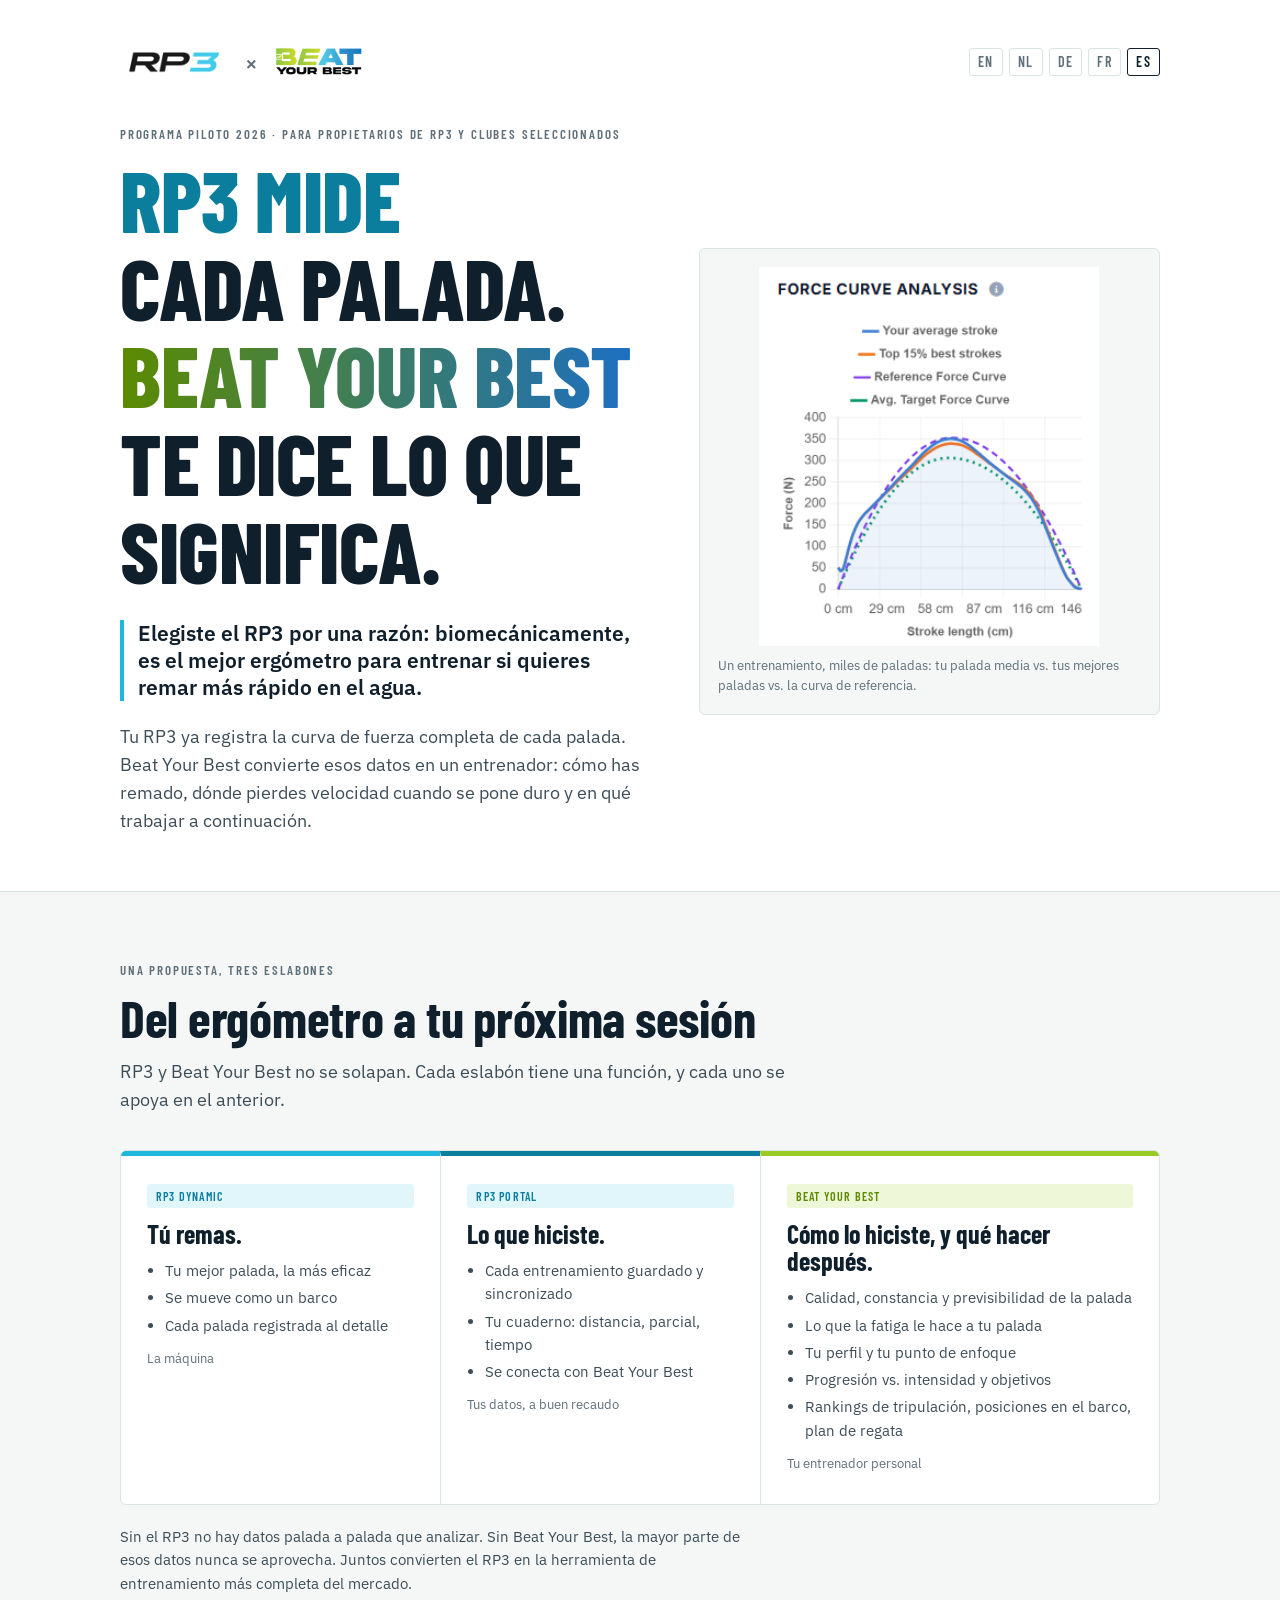
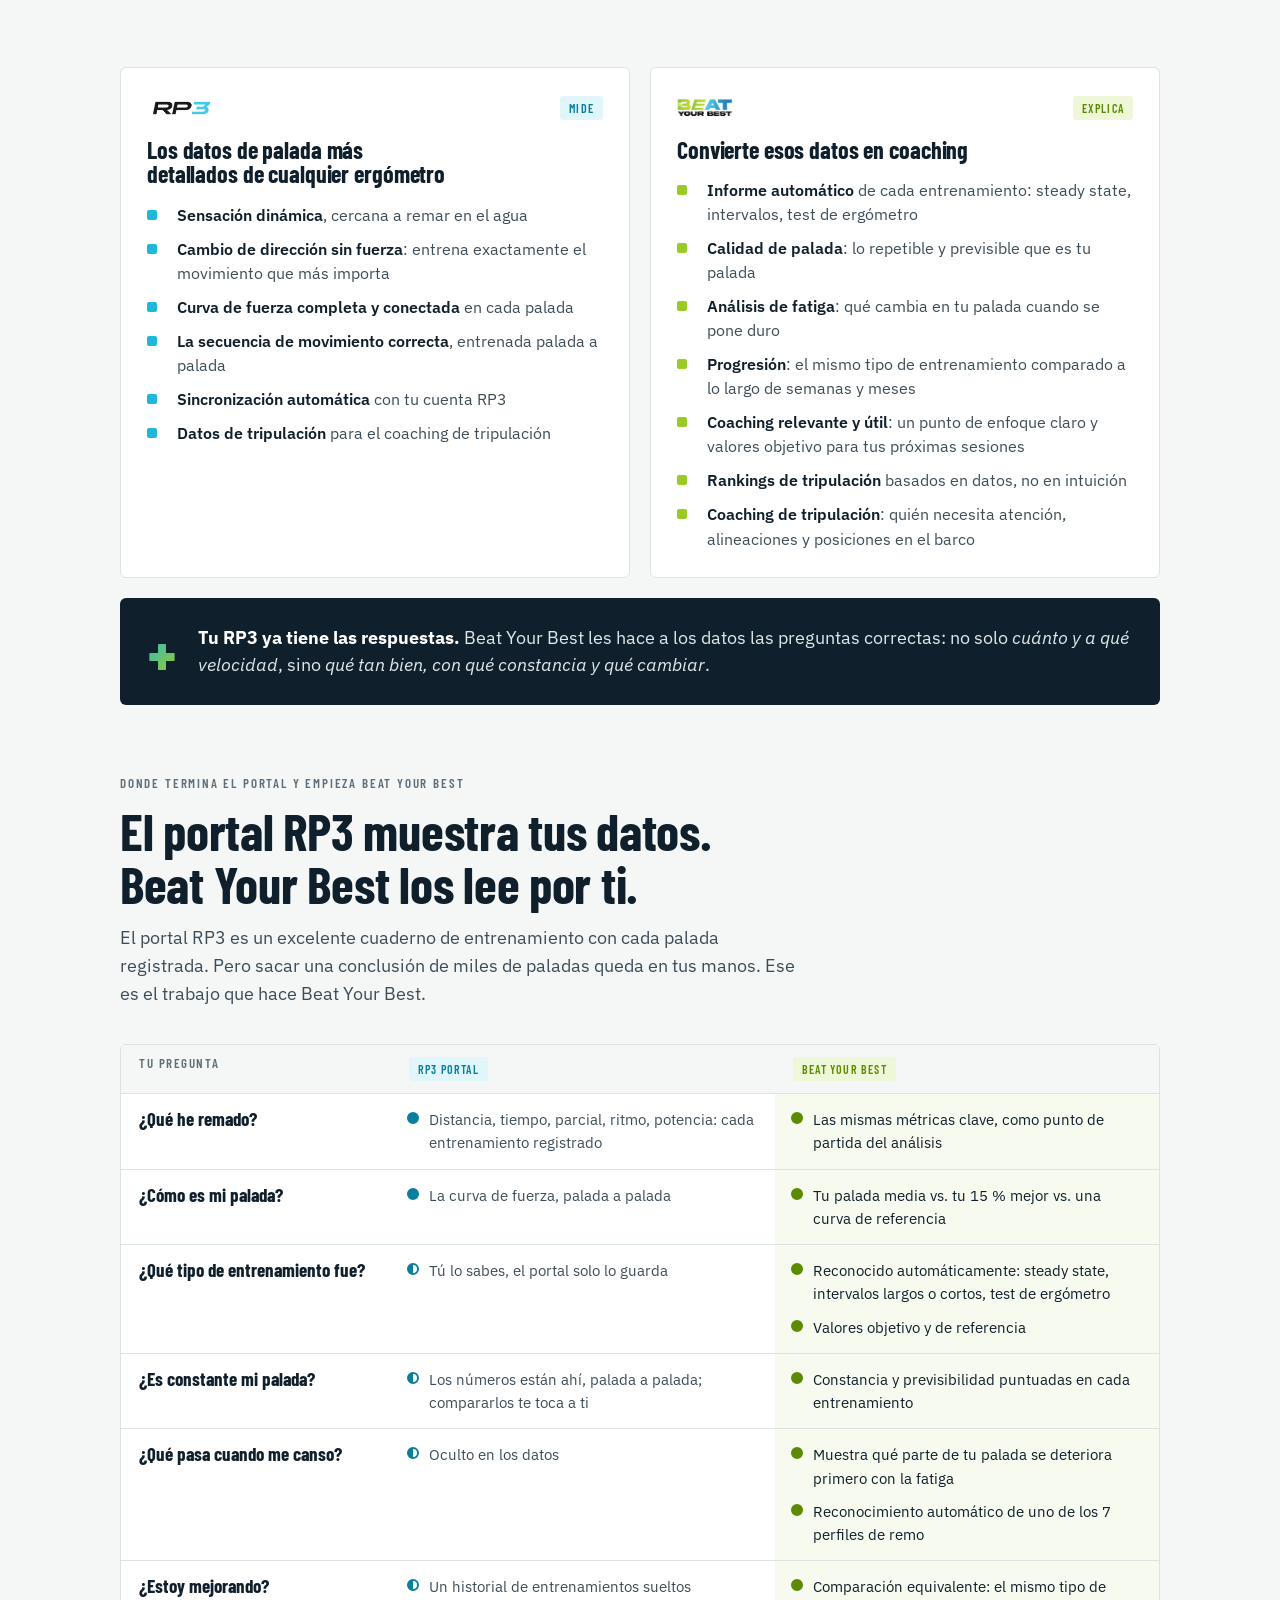
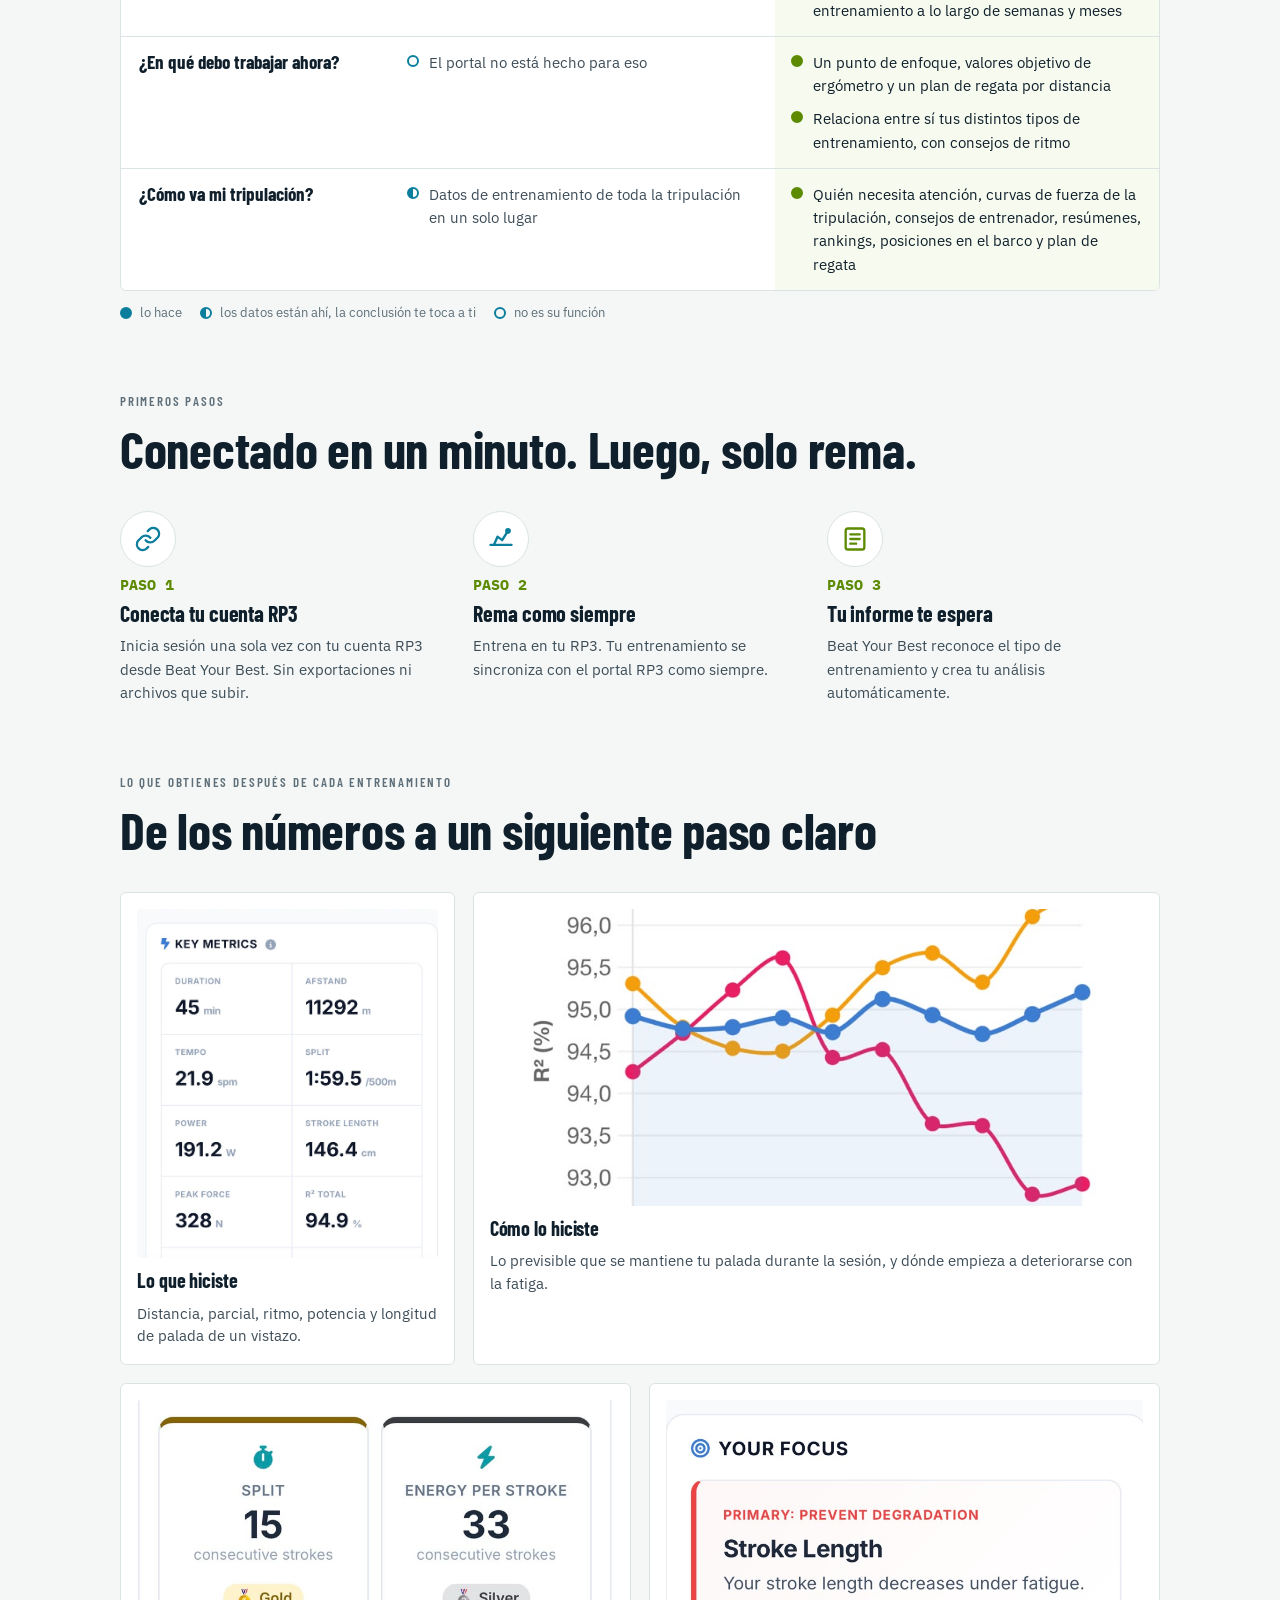
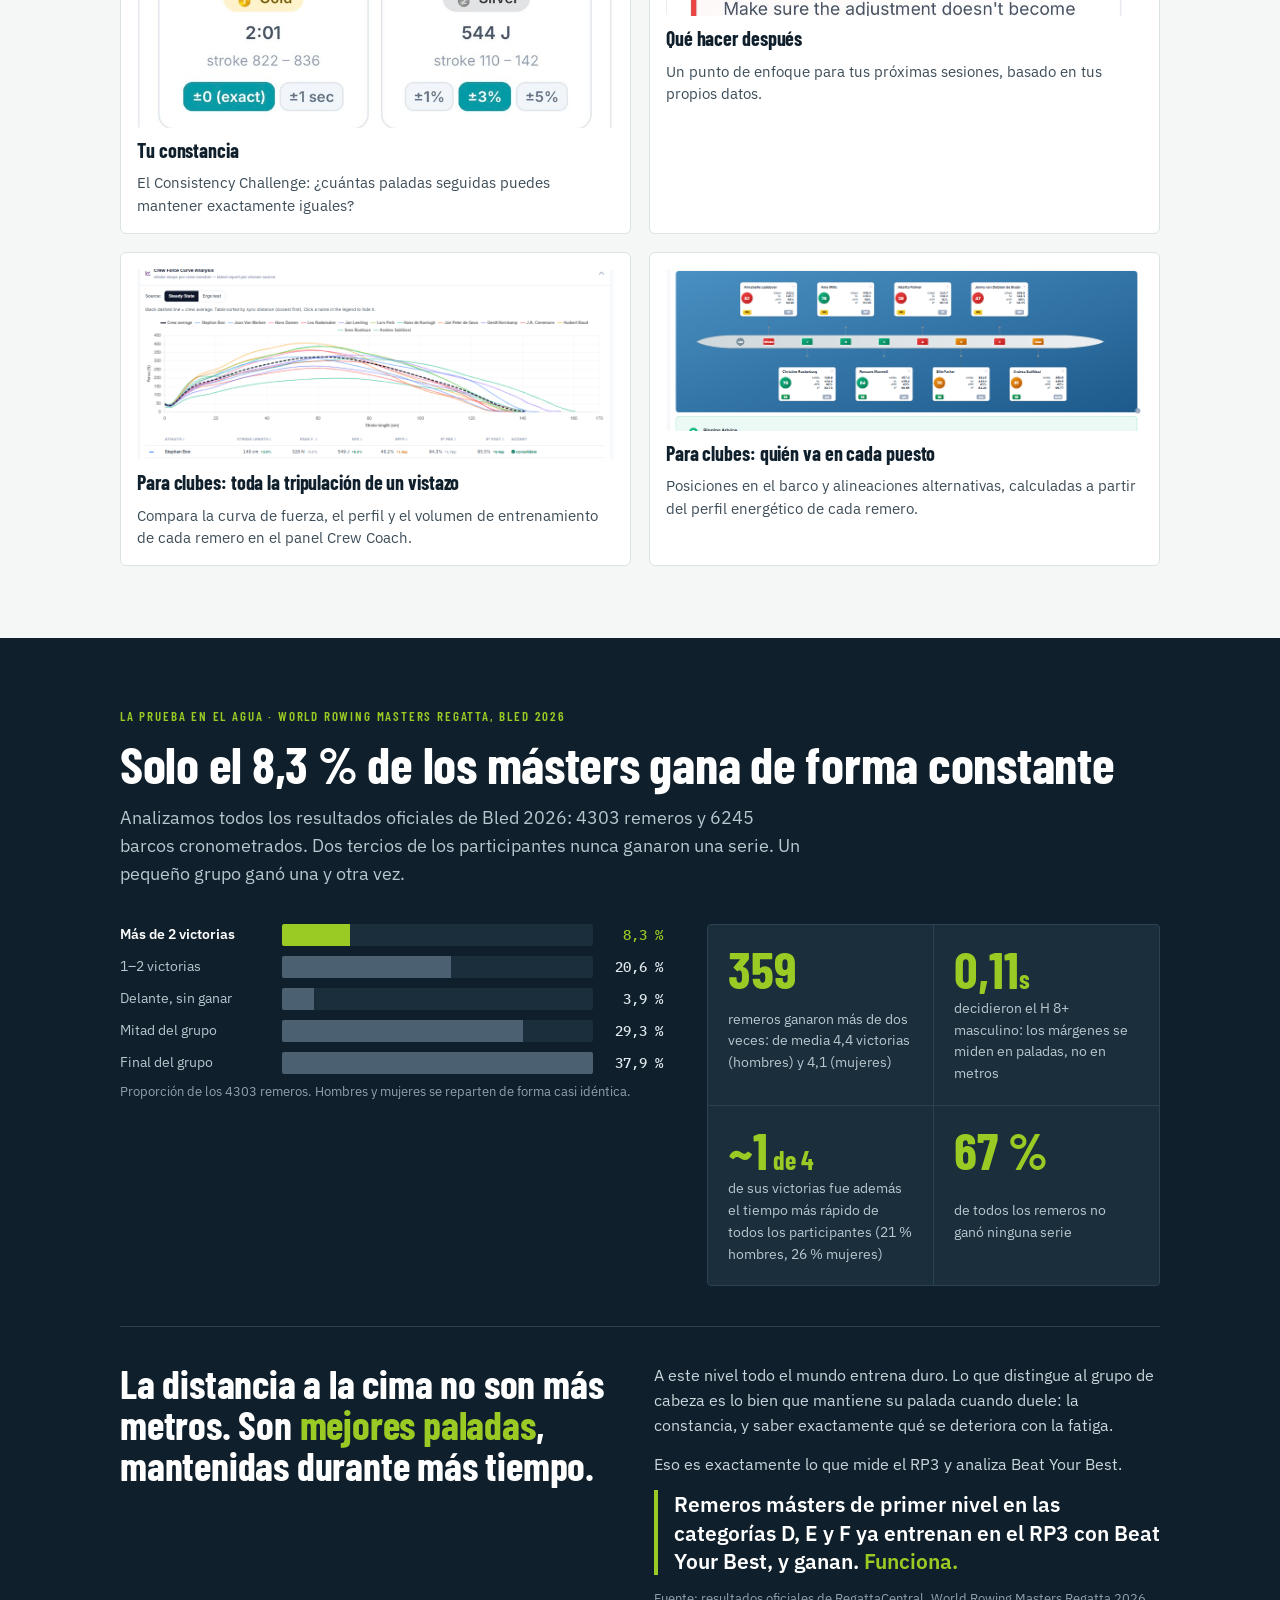
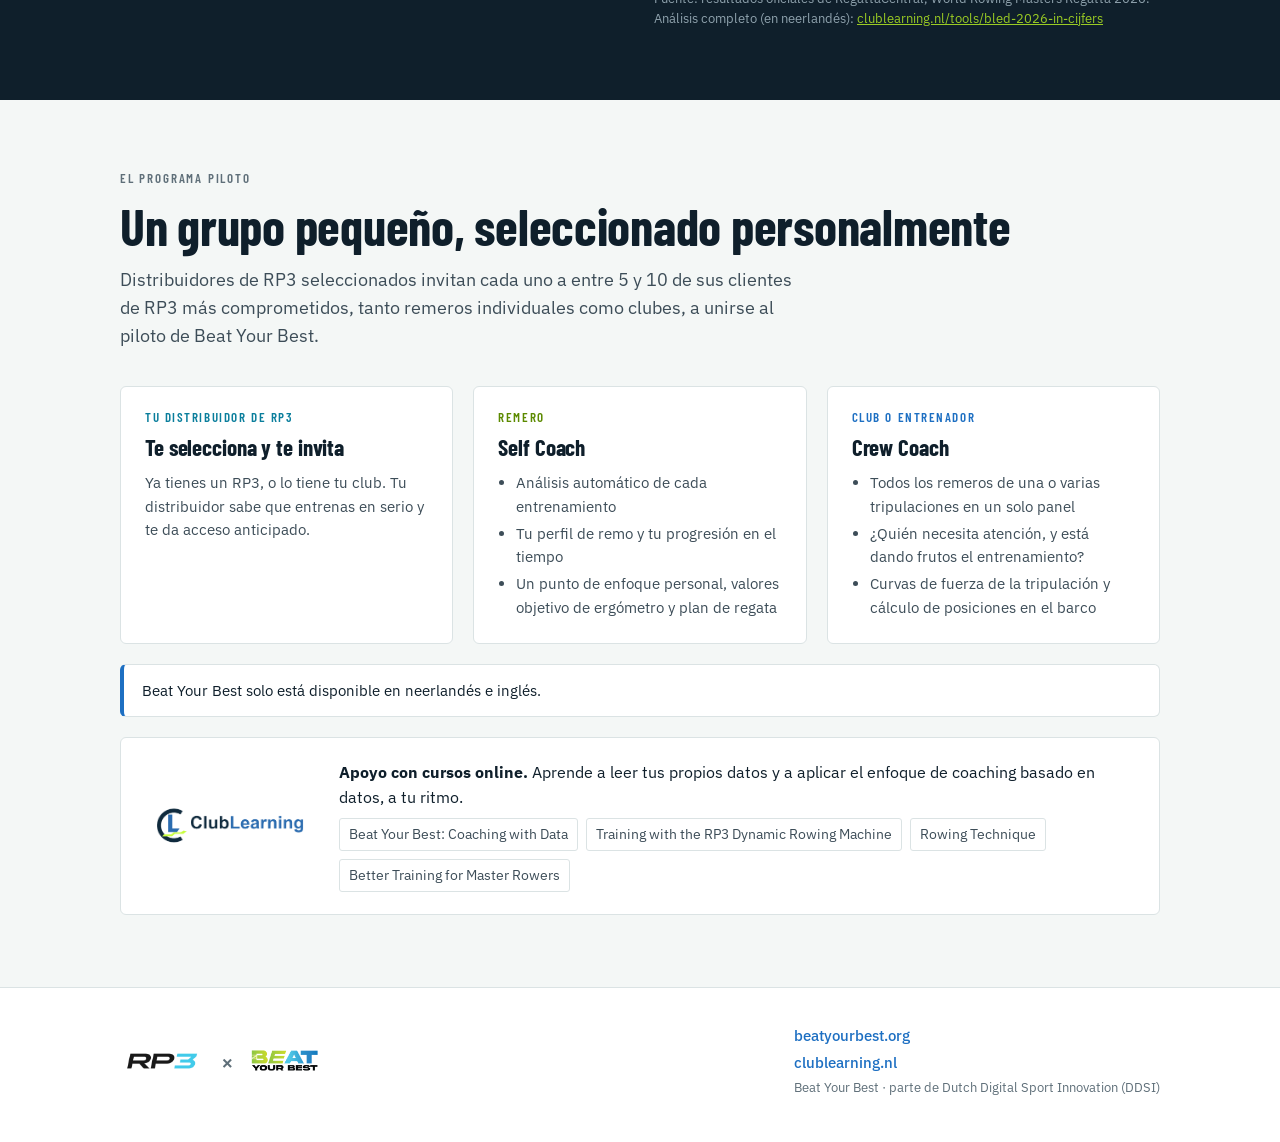
<file: rp3-es.html>
<!DOCTYPE html>
<html lang="es">
<head>
  <meta charset="UTF-8">
  <meta name="viewport" content="width=device-width, initial-scale=1.0, viewport-fit=cover">
  <!-- Pilot document for RP3 dealers: reachable by link, kept out of search engines -->
  <meta name="robots" content="noindex, nofollow">
  <meta name="description" content="Cómo funcionan juntos RP3 y Beat Your Best: RP3 mide cada palada, Beat Your Best te dice lo que significa.">
  <title>RP3 × Beat Your Best</title>
  <link rel="icon" type="image/x-icon" href="assets/favicon.ico">
  <link rel="icon" type="image/png" sizes="16x16" href="assets/favicon-16x16.png">
  <link rel="icon" type="image/png" sizes="32x32" href="assets/favicon-32x32.png">
  <link rel="apple-touch-icon" sizes="180x180" href="assets/apple-touch-icon.png">

<link rel="preconnect" href="https://fonts.googleapis.com">
<link rel="preconnect" href="https://fonts.gstatic.com" crossorigin>
<link rel="stylesheet" href="https://fonts.googleapis.com/css2?family=Barlow+Condensed:wght@500;600;700;800&family=IBM+Plex+Sans:wght@400;500;600&family=IBM+Plex+Mono:wght@500&display=swap">
<style>
  /* Single light theme on purpose: both brand logos carry dark lettering on a transparent ground. */
  :root {
    color-scheme: light;
    --ground: #f4f7f6;
    --paper: #ffffff;
    --ink: #0f1f2b;
    --ink-2: #3d4d58;
    --muted: #5f6f79;
    --line: #dbe3e4;
    --rp3: #1fb8dd;        /* RP3 cyan */
    --rp3-deep: #0a7e9c;
    --byb: #9acb24;        /* BYB lime */
    --byb-deep: #5c8a00;
    --byb-blue: #1d6fc2;
    --night: #0f1f2b;
    --night-2: #1a2e3c;
    --display: "Barlow Condensed", "Arial Narrow", "Helvetica Neue", Arial, sans-serif;
    --body: "IBM Plex Sans", "Segoe UI", system-ui, sans-serif;
    --mono: "IBM Plex Mono", ui-monospace, Consolas, monospace;
  }
  *, *::before, *::after { box-sizing: border-box; }
  body {
    margin: 0;
    background: var(--ground);
    color: var(--ink);
    font: 400 16px/1.55 var(--body);
    -webkit-font-smoothing: antialiased;
  }
  .wrap { max-width: 1080px; margin: 0 auto; padding-inline: 20px; }
  img { max-width: 100%; height: auto; display: block; }
  h1, h2, h3 { font-family: var(--display); text-wrap: balance; margin: 0; line-height: 1.02; letter-spacing: -0.005em; }
  h2 { font-size: clamp(34px, 5vw, 52px); font-weight: 700; }
  h3 { font-size: 24px; font-weight: 700; }
  p { margin: 0; }
  .eyebrow {
    font: 600 13px/1 var(--display);
    letter-spacing: 0.14em; text-transform: uppercase; color: var(--muted);
  }
  .lede { font-size: 18px; color: var(--ink-2); max-width: 62ch; }
  section { padding-block: 72px; }
  .sec-head { display: grid; gap: 14px; margin-bottom: 36px; }

  /* ---------- Hero ---------- */
  .hero { background: var(--paper); border-bottom: 1px solid var(--line); padding-block: 40px 56px; }
  .logos { display: flex; align-items: center; gap: 18px; flex-wrap: wrap; }
  .logos img { height: 44px; width: auto; }
  .logos .x { font: 500 28px/1 var(--display); color: var(--muted); }
  .hero-grid { display: grid; grid-template-columns: 1.15fr 1fr; gap: 48px; align-items: center; margin-top: 44px; }
  .hero h1 { font-size: clamp(46px, 7.4vw, 86px); font-weight: 800; text-transform: uppercase; }
  .hero h1 .rp3 { color: var(--rp3-deep); }
  .hero h1 .byb { background: linear-gradient(90deg, var(--byb-deep), var(--byb-blue)); -webkit-background-clip: text; background-clip: text; color: transparent; }
  .hero .lede { margin-top: 22px; }
  .hero .confirm {
    margin-top: 26px; max-width: 46ch; padding-left: 14px; border-left: 4px solid var(--rp3);
    font: 600 21px/1.3 var(--body); color: var(--ink);
  }
  .hero-fig { position: relative; background: var(--ground); border: 1px solid var(--line); border-radius: 6px; padding: 18px; }
  .hero-fig img { width: 100%; max-width: 340px; margin: 0 auto; background: #fff; }
  .hero-fig figcaption { font-size: 13px; color: var(--muted); margin-top: 10px; }
  .tag {
    display: inline-block; font: 600 12px/1 var(--display); letter-spacing: .1em; text-transform: uppercase;
    padding: 6px 9px; border-radius: 3px;
  }
  .tag.rp3 { background: #e0f6fb; color: var(--rp3-deep); }
  .tag.byb { background: #eef7d8; color: var(--byb-deep); }

  /* ---------- One proposition: layers ---------- */
  .chain { display: grid; grid-template-columns: 1fr 1fr 1.25fr; gap: 0; background: var(--paper); border: 1px solid var(--line); border-radius: 6px; overflow: hidden; }
  .link { padding: 28px 26px 30px; display: grid; gap: 12px; align-content: start; position: relative; }
  .link + .link { border-left: 1px solid var(--line); }
  .link .step { font: 700 64px/0.9 var(--display); color: var(--line); }
  .link.l1 { border-top: 5px solid var(--rp3); }
  .link.l2 { border-top: 5px solid var(--rp3-deep); }
  .link.l3 { border-top: 5px solid var(--byb); }
  .link .q { font: 700 26px/1.05 var(--display); }
  .link ul { margin: 0; padding-left: 18px; color: var(--ink-2); font-size: 15px; display: grid; gap: 4px; }
  .link .who { font-size: 13px; color: var(--muted); }
  .chain-note { margin-top: 20px; font-size: 15px; color: var(--ink-2); max-width: 70ch; }

  /* ---------- Split: what each does ---------- */
  .duo { display: grid; grid-template-columns: 1fr 1fr; gap: 20px; }
  .card { background: var(--paper); border: 1px solid var(--line); border-radius: 6px; padding: 26px; display: grid; gap: 16px; align-content: start; }
  .card .head { display: flex; align-items: center; gap: 12px; justify-content: space-between; }
  .card .head img { height: 28px; width: auto; }
  .ticks { list-style: none; margin: 0; padding: 0; display: grid; gap: 10px; }
  .ticks li { display: grid; grid-template-columns: 22px 1fr; gap: 8px; font-size: 15.5px; color: var(--ink-2); }
  .ticks li::before { content: ""; width: 10px; height: 10px; margin-top: 7px; border-radius: 2px; background: var(--rp3); }
  .card.byb .ticks li::before { background: var(--byb); }
  .ticks b { color: var(--ink); font-weight: 600; }
  .together {
    grid-column: 1 / -1; background: var(--night); color: #fff; border-radius: 6px; padding: 26px 28px;
    display: grid; grid-template-columns: auto 1fr; gap: 22px; align-items: center;
  }
  .together .plus { font: 800 64px/0.8 var(--display); background: linear-gradient(135deg, var(--rp3), var(--byb)); -webkit-background-clip: text; background-clip: text; color: transparent; }
  .together p { font-size: 18px; color: #dfe8ec; }
  .together b { color: #fff; }

  /* ---------- Portal vs BYB table ---------- */
  .cmp-scroll { overflow-x: auto; background: var(--paper); border: 1px solid var(--line); border-radius: 6px; }
  .cmp { width: 100%; min-width: 640px; border-collapse: collapse; font-size: 15px; }
  .cmp th, .cmp td { text-align: left; vertical-align: top; padding: 14px 18px; border-bottom: 1px solid var(--line); }
  .cmp thead th { background: var(--ground); padding-block: 12px; }
  .cmp thead th:first-child { font: 600 13px/1 var(--display); letter-spacing: .12em; text-transform: uppercase; color: var(--muted); }
  .cmp tbody th { font: 700 19px/1.15 var(--display); width: 26%; }
  .cmp td { width: 37%; color: var(--ink-2); padding-left: 38px; position: relative; }
  .cmp tbody tr:last-child > * { border-bottom: 0; }
  .cmp td:last-child { background: #f7fbef; color: var(--ink); }
  /* Status marker: filled = does it, half = data only, empty = not its role */
  .cmp td::before, .cmp-legend .k { content: ""; width: 12px; height: 12px; border-radius: 50%; border: 2px solid var(--rp3-deep); }
  .cmp td::before { position: absolute; left: 16px; top: 18px; }
  .cmp td.yes::before, .cmp-legend .k.yes { background: var(--rp3-deep); }
  .cmp td:last-child::before { border-color: var(--byb-deep); background: var(--byb-deep); }
  .cmp td.part::before, .cmp-legend .k.part { background: linear-gradient(90deg, var(--rp3-deep) 50%, transparent 50%); }
  .cmp td.no::before, .cmp-legend .k.no { background: transparent; }
  /* Extra point inside one cell, with its own dot */
  .cmp td .also { display: block; position: relative; margin-top: 10px; }
  .cmp td .also::before { content: ""; position: absolute; left: -22px; top: 4px; width: 12px; height: 12px; border-radius: 50%; background: var(--byb-deep); border: 2px solid var(--byb-deep); }
  .cmp-legend { margin-top: 12px; font-size: 13px; color: var(--muted); display: flex; flex-wrap: wrap; align-items: center; gap: 6px 8px; }
  .cmp-legend .k { display: inline-block; margin-left: 10px; }
  .cmp-legend .k:first-child { margin-left: 0; }

  /* ---------- Connect steps ---------- */
  .steps { display: grid; grid-template-columns: repeat(3, 1fr); gap: 20px; counter-reset: s; }
  .stp { display: grid; gap: 10px; align-content: start; }
  .stp .n { font: 700 15px/1 var(--mono); color: var(--byb-deep); }
  .stp .icon { width: 56px; height: 56px; border-radius: 50%; background: var(--paper); border: 1px solid var(--line); display: grid; place-items: center; }
  .stp .icon svg { width: 28px; height: 28px; }
  .stp h3 { font-size: 22px; }
  .stp p { color: var(--ink-2); font-size: 15px; }

  /* ---------- Gallery ---------- */
  .gallery { display: grid; grid-template-columns: repeat(6, 1fr); gap: 18px; }
  .shot { background: var(--paper); border: 1px solid var(--line); border-radius: 6px; padding: 16px; display: grid; gap: 12px; align-content: start; }
  .shot .frame { background: #fff; border-radius: 4px; overflow: hidden; display: grid; place-items: center; }
  .shot h3 { font-size: 20px; }
  .shot p { font-size: 14.5px; color: var(--ink-2); }
  .span-2 { grid-column: span 2; }
  .span-3 { grid-column: span 3; }
  .span-4 { grid-column: span 4; }

  /* ---------- Bled proof (dark band, echoes the Bled analysis) ---------- */
  .bled { background: var(--night); color: #e8eef1; }
  .bled .eyebrow { color: var(--byb); }
  .bled h2 { color: #fff; }
  .bled .lede { color: #b9c7ce; }
  .bled-grid { display: grid; grid-template-columns: 1.2fr 1fr; gap: 44px; align-items: start; }
  .tiers { display: grid; gap: 10px; }
  .tier { display: grid; grid-template-columns: 150px 1fr 58px; gap: 12px; align-items: center; font-size: 14px; }
  .tier .lbl { color: #b9c7ce; }
  .tier .bar { height: 22px; background: var(--night-2); border-radius: 2px; overflow: hidden; }
  .tier .bar i { display: block; height: 100%; background: #4b6070; }
  .tier .val { font: 500 14px/1 var(--mono); text-align: right; color: #dfe8ec; font-variant-numeric: tabular-nums; }
  .tier.top .lbl { color: #fff; font-weight: 600; }
  .tier.top .bar i { background: var(--byb); }
  .tier.top .val { color: var(--byb); }
  .tiers-note { font-size: 12.5px; color: #8fa2ad; margin-top: 8px; }
  .big-stats { display: grid; grid-template-columns: 1fr 1fr; gap: 1px; background: #2c4252; border: 1px solid #2c4252; border-radius: 4px; overflow: hidden; }
  .big-stats > div { background: var(--night-2); padding: 20px; display: grid; gap: 6px; }
  .big-stats .num { font: 700 52px/0.9 var(--display); color: var(--byb); }
  .big-stats .num small { font-size: 26px; }
  .big-stats p { font-size: 14px; color: #b9c7ce; }
  .claim { margin-top: 40px; display: grid; grid-template-columns: 1fr 1fr; gap: 28px; border-top: 1px solid #2c4252; padding-top: 36px; }
  .claim h3 { font-size: clamp(28px, 3.8vw, 40px); color: #fff; }
  .claim h3 em { font-style: normal; color: var(--byb); }
  .claim .txt { display: grid; gap: 14px; color: #c9d5db; font-size: 16px; }
  .claim .proof { border-left: 4px solid var(--byb); padding-left: 16px; font: 600 21px/1.35 var(--body); color: #fff; }
  .claim .proof em { font-style: normal; color: var(--byb); }
  .claim .src { font-size: 12.5px; color: #8fa2ad; }
  .claim a { color: var(--byb); }

  /* ---------- Pilot ---------- */
  .pilot-grid { display: grid; grid-template-columns: repeat(3, 1fr); gap: 20px; }
  .who-card { background: var(--paper); border: 1px solid var(--line); border-radius: 6px; padding: 24px; display: grid; gap: 12px; align-content: start; }
  .who-card .role { font: 600 13px/1 var(--display); letter-spacing: .12em; text-transform: uppercase; }
  .who-card:nth-child(1) .role { color: var(--rp3-deep); }
  .who-card:nth-child(2) .role { color: var(--byb-deep); }
  .who-card:nth-child(3) .role { color: var(--byb-blue); }
  .who-card h3 { font-size: 23px; }
  .who-card p, .who-card li { font-size: 15px; color: var(--ink-2); }
  .who-card ul { margin: 0; padding-left: 18px; display: grid; gap: 4px; }
  .courses { margin-top: 20px; background: var(--paper); border: 1px solid var(--line); border-radius: 6px; padding: 22px 24px; display: grid; grid-template-columns: 170px 1fr; gap: 24px; align-items: center; }
  .courses img { width: 170px; }
  .courses ul { list-style: none; margin: 8px 0 0; padding: 0; display: flex; flex-wrap: wrap; gap: 8px; }
  .courses li { font-size: 13.5px; border: 1px solid var(--line); border-radius: 3px; padding: 5px 9px; color: var(--ink-2); }

  /* ---------- Footer ---------- */
  footer { background: var(--paper); border-top: 1px solid var(--line); padding-block: 36px 44px; }
  .foot { display: flex; justify-content: space-between; align-items: center; gap: 24px; flex-wrap: wrap; }
  .foot .logos img { height: 34px; }
  .foot .links { display: grid; gap: 4px; font-size: 15px; }
  .foot a { color: var(--byb-blue); font-weight: 500; text-decoration: none; }
  .foot a:hover, .foot a:focus-visible { text-decoration: underline; }
  a:focus-visible { outline: 2px solid var(--byb-blue); outline-offset: 2px; }

  /* ---------- Responsive ---------- */
  @media screen and (max-width: 880px) {
    .hero-grid, .bled-grid, .claim { grid-template-columns: 1fr; }
    .chain, .steps, .pilot-grid { grid-template-columns: 1fr; }
    .link + .link { border-left: 0; border-top: 1px solid var(--line); }
    .duo { grid-template-columns: 1fr; }
    .gallery { grid-template-columns: 1fr 1fr; }
    .span-2, .span-3, .span-4 { grid-column: span 1; }
    .gallery .wide { grid-column: 1 / -1; }
  }
  /* Phone: the comparison table becomes stacked blocks, so nothing hides off to the right */
  @media screen and (max-width: 700px) {
    .cmp { min-width: 0; }
    .cmp-scroll { overflow-x: visible; }
    .cmp thead { display: none; }
    .cmp, .cmp tbody, .cmp tr, .cmp th, .cmp td { display: block; width: auto; }
    .cmp th, .cmp td { border-bottom: 0; }
    .cmp tbody tr { border-bottom: 1px solid var(--line); }
    .cmp tbody tr:last-child { border-bottom: 0; }
    .cmp tbody th { width: auto; padding: 16px 16px 4px; }
    .cmp td { padding: 30px 16px 12px 38px; }
    .cmp td:last-child { padding-bottom: 16px; }
    .cmp td::before { top: 34px; }
    .cmp td::after { position: absolute; top: 12px; left: 16px; font: 600 11px/1 var(--display); letter-spacing: .1em; text-transform: uppercase; }
    .cmp td:nth-of-type(1)::after { content: "RP3 Portal"; color: var(--rp3-deep); }
    .cmp td:nth-of-type(2)::after { content: "Beat Your Best"; color: var(--byb-deep); }
  }
  @media screen and (max-width: 560px) {
    section { padding-block: 52px; }
    .gallery { grid-template-columns: 1fr; }
    .together { grid-template-columns: 1fr; }
    .tier { grid-template-columns: 104px 1fr 50px; font-size: 13px; }
    .big-stats { grid-template-columns: 1fr; }
    .courses { grid-template-columns: 1fr; }
    .logos img { height: 36px; }
  }
  /* ---------- Note: app language availability (non-EN/NL versions) ---------- */
  .lang-note { margin-top: 20px; padding: 14px 18px; background: var(--paper); border: 1px solid var(--line); border-left: 4px solid var(--byb-blue); border-radius: 6px; font-size: 15px; color: var(--ink); }

  /* ---------- Language switch ---------- */
  .lang { margin-left: auto; display: flex; gap: 6px; font: 600 14px/1 var(--display); letter-spacing: .1em; }
  .lang a { color: var(--muted); text-decoration: none; padding: 6px 8px; border: 1px solid var(--line); border-radius: 3px; }
  .lang a[aria-current="page"] { color: var(--ink); border-color: var(--ink); }
  .lang a:hover, .lang a:focus-visible { color: var(--ink); }

  /* ---------- Print / PDF: keep the desktop layout, scaled to A4 ---------- */
  @page { size: A4; margin: 10mm; }
  @media print {
    :root { --ground: #ffffff; }
    html { zoom: 0.57; }
    footer { padding-block: 14px 0; }
    .pilot { padding-bottom: 20px; }
    * { -webkit-print-color-adjust: exact; print-color-adjust: exact; }
    .lang { display: none; }
    /* Gradient text renders with a stray box in PDF: use the solid brand colour */
    .hero h1 .byb { background: none; color: var(--byb-deep); }
    section { padding-block: 36px; }
    .hero { padding-block: 24px 36px; }
    .sec-head { break-after: avoid; }
    .link, .card, .together, .cmp tr, .stp, .shot, .tiers, .big-stats, .claim, .who-card, .courses { break-inside: avoid; }
    .cmp-scroll { overflow: visible; }
  }
</style>
</head>
<body>
<!-- ============ HERO ============ -->
<header class="hero">
  <div class="wrap">
    <div class="logos">
      <img src="assets/rp3/rp3-logo.png" alt="RP3 Rowing">
      <span class="x" aria-hidden="true">×</span>
      <img src="assets/rp3/byb-logo.png" alt="Beat Your Best">
      <nav class="lang" aria-label="Idioma"><a href="rp3.html" lang="en">EN</a><a href="rp3-nl.html" lang="nl">NL</a><a href="rp3-de.html" lang="de">DE</a><a href="rp3-fr.html" lang="fr">FR</a><a href="rp3-es.html" aria-current="page" lang="es">ES</a></nav>
    </div>
    <div class="hero-grid">
      <div>
        <p class="eyebrow">Programa piloto 2026 · para propietarios de RP3 y clubes seleccionados</p>
        <h1 style="margin-top:14px"><span class="rp3">RP3 mide</span> cada palada.<br><span class="byb">Beat Your Best</span> te dice lo que significa.</h1>
        <p class="confirm">Elegiste el RP3 por una razón: biomecánicamente, es el mejor ergómetro para entrenar si quieres remar más rápido en el agua.</p>
        <p class="lede">Tu RP3 ya registra la curva de fuerza completa de cada palada. Beat Your Best convierte esos datos en un entrenador: cómo has remado, dónde pierdes velocidad cuando se pone duro y en qué trabajar a continuación.</p>
      </div>
      <figure class="hero-fig" style="margin:0">
        <img src="assets/rp3/force-curve.png" alt="Curva de fuerza: tu palada media, tu 15 % de mejores paladas y una curva de referencia, sobre la longitud de palada en cm">
        <figcaption>Un entrenamiento, miles de paladas: tu palada media vs. tus mejores paladas vs. la curva de referencia.</figcaption>
      </figure>
    </div>
  </div>
</header>

<main>
<!-- ============ ONE CHAIN ============ -->
<section>
  <div class="wrap">
    <div class="sec-head">
      <p class="eyebrow">Una propuesta, tres eslabones</p>
      <h2>Del ergómetro a tu próxima sesión</h2>
      <p class="lede">RP3 y Beat Your Best no se solapan. Cada eslabón tiene una función, y cada uno se apoya en el anterior.</p>
    </div>
    <div class="chain">
      <div class="link l1">
        <span class="tag rp3">RP3 Dynamic</span>
        <p class="q">Tú remas.</p>
        <ul>
          <li>Tu mejor palada, la más eficaz</li>
          <li>Se mueve como un barco</li>
          <li>Cada palada registrada al detalle</li>
        </ul>
        <p class="who">La máquina</p>
      </div>
      <div class="link l2">
        <span class="tag rp3">RP3 Portal</span>
        <p class="q">Lo que hiciste.</p>
        <ul>
          <li>Cada entrenamiento guardado y sincronizado</li>
          <li>Tu cuaderno: distancia, parcial, tiempo</li>
          <li>Se conecta con Beat Your Best</li>
        </ul>
        <p class="who">Tus datos, a buen recaudo</p>
      </div>
      <div class="link l3">
        <span class="tag byb">Beat Your Best</span>
        <p class="q">Cómo lo hiciste, y qué hacer después.</p>
        <ul>
          <li>Calidad, constancia y previsibilidad de la palada</li>
          <li>Lo que la fatiga le hace a tu palada</li>
          <li>Tu perfil y tu punto de enfoque</li>
          <li>Progresión vs. intensidad y objetivos</li>
          <li>Rankings de tripulación, posiciones en el barco, plan de regata</li>
        </ul>
        <p class="who">Tu entrenador personal</p>
      </div>
    </div>
    <p class="chain-note">Sin el RP3 no hay datos palada a palada que analizar. Sin Beat Your Best, la mayor parte de esos datos nunca se aprovecha. Juntos convierten el RP3 en la herramienta de entrenamiento más completa del mercado.</p>
  </div>
</section>

<!-- ============ WHO DOES WHAT ============ -->
<section style="padding-top:0">
  <div class="wrap">
    <div class="duo">
      <div class="card rp3">
        <div class="head"><img src="assets/rp3/rp3-logo.png" alt="RP3"><span class="tag rp3">Mide</span></div>
        <h3>Los datos de palada más detallados de cualquier ergómetro</h3>
        <ul class="ticks">
          <li><span><b>Sensación dinámica</b>, cercana a remar en el agua</span></li>
          <li><span><b>Cambio de dirección sin fuerza</b>: entrena exactamente el movimiento que más importa</span></li>
          <li><span><b>Curva de fuerza completa y conectada</b> en cada palada</span></li>
          <li><span><b>La secuencia de movimiento correcta</b>, entrenada palada a palada</span></li>
          <li><span><b>Sincronización automática</b> con tu cuenta RP3</span></li>
          <li><span><b>Datos de tripulación</b> para el coaching de tripulación</span></li>
        </ul>
      </div>
      <div class="card byb">
        <div class="head"><img src="assets/rp3/byb-logo.png" alt="Beat Your Best"><span class="tag byb">Explica</span></div>
        <h3>Convierte esos datos en coaching</h3>
        <ul class="ticks">
          <li><span><b>Informe automático</b> de cada entrenamiento: steady state, intervalos, test de ergómetro</span></li>
          <li><span><b>Calidad de palada</b>: lo repetible y previsible que es tu palada</span></li>
          <li><span><b>Análisis de fatiga</b>: qué cambia en tu palada cuando se pone duro</span></li>
          <li><span><b>Progresión</b>: el mismo tipo de entrenamiento comparado a lo largo de semanas y meses</span></li>
          <li><span><b>Coaching relevante y útil</b>: un punto de enfoque claro y valores objetivo para tus próximas sesiones</span></li>
          <li><span><b>Rankings de tripulación</b> basados en datos, no en intuición</span></li>
          <li><span><b>Coaching de tripulación</b>: quién necesita atención, alineaciones y posiciones en el barco</span></li>
        </ul>
      </div>
      <div class="together">
        <span class="plus" aria-hidden="true">+</span>
        <p><b>Tu RP3 ya tiene las respuestas.</b> Beat Your Best les hace a los datos las preguntas correctas: no solo <i>cuánto y a qué velocidad</i>, sino <i>qué tan bien, con qué constancia y qué cambiar</i>.</p>
      </div>
    </div>
  </div>
</section>

<!-- ============ PORTAL VS BYB ============ -->
<section style="padding-top:0">
  <div class="wrap">
    <div class="sec-head">
      <p class="eyebrow">Donde termina el portal y empieza Beat Your Best</p>
      <h2>El portal RP3 muestra tus datos. Beat Your Best los lee por ti.</h2>
      <p class="lede">El portal RP3 es un excelente cuaderno de entrenamiento con cada palada registrada. Pero sacar una conclusión de miles de paladas queda en tus manos. Ese es el trabajo que hace Beat Your Best.</p>
    </div>
    <div class="cmp-scroll">
      <table class="cmp">
        <thead>
          <tr>
            <th scope="col">Tu pregunta</th>
            <th scope="col"><span class="tag rp3">RP3 Portal</span></th>
            <th scope="col"><span class="tag byb">Beat Your Best</span></th>
          </tr>
        </thead>
        <tbody>
          <tr>
            <th scope="row">¿Qué he remado?</th>
            <td class="yes">Distancia, tiempo, parcial, ritmo, potencia: cada entrenamiento registrado</td>
            <td class="yes">Las mismas métricas clave, como punto de partida del análisis</td>
          </tr>
          <tr>
            <th scope="row">¿Cómo es mi palada?</th>
            <td class="yes">La curva de fuerza, palada a palada</td>
            <td class="yes">Tu palada media vs. tu 15 % mejor vs. una curva de referencia</td>
          </tr>
          <tr>
            <th scope="row">¿Qué tipo de entrenamiento fue?</th>
            <td class="part">Tú lo sabes, el portal solo lo guarda</td>
            <td class="yes">Reconocido automáticamente: steady state, intervalos largos o cortos, test de ergómetro<span class="also">Valores objetivo y de referencia</span></td>
          </tr>
          <tr>
            <th scope="row">¿Es constante mi palada?</th>
            <td class="part">Los números están ahí, palada a palada; compararlos te toca a ti</td>
            <td class="yes">Constancia y previsibilidad puntuadas en cada entrenamiento</td>
          </tr>
          <tr>
            <th scope="row">¿Qué pasa cuando me canso?</th>
            <td class="part">Oculto en los datos</td>
            <td class="yes">Muestra qué parte de tu palada se deteriora primero con la fatiga<span class="also">Reconocimiento automático de uno de los 7 perfiles de remo</span></td>
          </tr>
          <tr>
            <th scope="row">¿Estoy mejorando?</th>
            <td class="part">Un historial de entrenamientos sueltos</td>
            <td class="yes">Comparación equivalente: el mismo tipo de entrenamiento a lo largo de semanas y meses</td>
          </tr>
          <tr>
            <th scope="row">¿En qué debo trabajar ahora?</th>
            <td class="no">El portal no está hecho para eso</td>
            <td class="yes">Un punto de enfoque, valores objetivo de ergómetro y un plan de regata por distancia<span class="also">Relaciona entre sí tus distintos tipos de entrenamiento, con consejos de ritmo</span></td>
          </tr>
          <tr>
            <th scope="row">¿Cómo va mi tripulación?</th>
            <td class="part">Datos de entrenamiento de toda la tripulación en un solo lugar</td>
            <td class="yes">Quién necesita atención, curvas de fuerza de la tripulación, consejos de entrenador, resúmenes, rankings, posiciones en el barco y plan de regata</td>
          </tr>
        </tbody>
      </table>
    </div>
    <p class="cmp-legend"><span class="k yes"></span>lo hace <span class="k part"></span>los datos están ahí, la conclusión te toca a ti <span class="k no"></span>no es su función</p>
  </div>
</section>

<!-- ============ CONNECT ============ -->
<section style="padding-top:0">
  <div class="wrap">
    <div class="sec-head">
      <p class="eyebrow">Primeros pasos</p>
      <h2>Conectado en un minuto. Luego, solo rema.</h2>
    </div>
    <div class="steps">
      <div class="stp">
        <div class="icon" aria-hidden="true"><svg viewBox="0 0 24 24" fill="none" stroke="#0a7e9c" stroke-width="2" stroke-linecap="round" stroke-linejoin="round"><path d="M10 13a5 5 0 0 0 7.5.5l3-3a5 5 0 0 0-7-7l-1.7 1.7"/><path d="M14 11a5 5 0 0 0-7.5-.5l-3 3a5 5 0 0 0 7 7l1.7-1.7"/></svg></div>
        <span class="n">PASO 1</span>
        <h3>Conecta tu cuenta RP3</h3>
        <p>Inicia sesión una sola vez con tu cuenta RP3 desde Beat Your Best. Sin exportaciones ni archivos que subir.</p>
      </div>
      <div class="stp">
        <div class="icon" aria-hidden="true"><svg viewBox="0 0 24 24" fill="none" stroke="#0a7e9c" stroke-width="2" stroke-linecap="round" stroke-linejoin="round"><path d="M3 17h18"/><path d="M6 17l3-7 4 3 5-8"/><circle cx="18" cy="5" r="1.5"/></svg></div>
        <span class="n">PASO 2</span>
        <h3>Rema como siempre</h3>
        <p>Entrena en tu RP3. Tu entrenamiento se sincroniza con el portal RP3 como siempre.</p>
      </div>
      <div class="stp">
        <div class="icon" aria-hidden="true"><svg viewBox="0 0 24 24" fill="none" stroke="#5c8a00" stroke-width="2" stroke-linecap="round" stroke-linejoin="round"><rect x="4" y="3" width="16" height="18" rx="2"/><path d="M8 8h8M8 12h8M8 16h5"/></svg></div>
        <span class="n">PASO 3</span>
        <h3>Tu informe te espera</h3>
        <p>Beat Your Best reconoce el tipo de entrenamiento y crea tu análisis automáticamente.</p>
      </div>
    </div>
  </div>
</section>

<!-- ============ WHAT YOU SEE ============ -->
<section style="padding-top:0">
  <div class="wrap">
    <div class="sec-head">
      <p class="eyebrow">Lo que obtienes después de cada entrenamiento</p>
      <h2>De los números a un siguiente paso claro</h2>
    </div>
    <div class="gallery">
      <div class="shot span-2">
        <div class="frame"><img src="assets/rp3/key-metrics.png" alt="Métricas clave: 45 min, 11.292 m, 21,9 paladas/min, parcial 1:59,5, 191,2 W, longitud de palada 146,4 cm"></div>
        <h3>Lo que hiciste</h3>
        <p>Distancia, parcial, ritmo, potencia y longitud de palada de un vistazo.</p>
      </div>
      <div class="shot span-4">
        <div class="frame"><img src="assets/rp3/fatigue.png" alt="Gráfico de la previsibilidad de la palada (R²) a lo largo de un entrenamiento; una línea cae bruscamente hacia el final"></div>
        <h3>Cómo lo hiciste</h3>
        <p>Lo previsible que se mantiene tu palada durante la sesión, y dónde empieza a deteriorarse con la fatiga.</p>
      </div>
      <div class="shot span-3">
        <div class="frame"><img src="assets/rp3/consistency.png" alt="Consistency Challenge: 15 paladas seguidas con el mismo parcial (oro), 33 paladas seguidas con la misma energía por palada (plata)"></div>
        <h3>Tu constancia</h3>
        <p>El Consistency Challenge: ¿cuántas paladas seguidas puedes mantener exactamente iguales?</p>
      </div>
      <div class="shot span-3">
        <div class="frame"><img src="assets/rp3/focus.png" alt="Tu enfoque: prioridad, evitar que la longitud de palada disminuya; tu longitud de palada disminuye con la fatiga"></div>
        <h3>Qué hacer después</h3>
        <p>Un punto de enfoque para tus próximas sesiones, basado en tus propios datos.</p>
      </div>
      <div class="shot span-3 wide">
        <div class="frame"><img src="assets/rp3/crew-force.png" alt="Análisis de curvas de fuerza de la tripulación: curvas de fuerza de todos los miembros sobre la longitud de palada"></div>
        <h3>Para clubes: toda la tripulación de un vistazo</h3>
        <p>Compara la curva de fuerza, el perfil y el volumen de entrenamiento de cada remero en el panel Crew Coach.</p>
      </div>
      <div class="shot span-3 wide">
        <div class="frame"><img src="assets/rp3/boat.png" alt="Cálculo de posiciones: ocho remeros colocados en un barco según su perfil energético"></div>
        <h3>Para clubes: quién va en cada puesto</h3>
        <p>Posiciones en el barco y alineaciones alternativas, calculadas a partir del perfil energético de cada remero.</p>
      </div>
    </div>
  </div>
</section>

<!-- ============ BLED PROOF ============ -->
<section class="bled">
  <div class="wrap">
    <div class="sec-head">
      <p class="eyebrow">La prueba en el agua · World Rowing Masters Regatta, Bled 2026</p>
      <h2>Solo el 8,3 % de los másters gana de forma constante</h2>
      <p class="lede">Analizamos todos los resultados oficiales de Bled 2026: 4303 remeros y 6245 barcos cronometrados. Dos tercios de los participantes nunca ganaron una serie. Un pequeño grupo ganó una y otra vez.</p>
    </div>
    <div class="bled-grid">
      <div>
        <div class="tiers" role="img" aria-label="Proporción de remeros por grupo de resultados en Bled 2026: más de dos victorias 8,3 %, una o dos victorias 20,6 %, primer tercio sin victorias 3,9 %, tercio medio 29,3 %, último tercio 37,9 %">
          <div class="tier top"><span class="lbl">Más de 2 victorias</span><span class="bar"><i style="width:21.9%"></i></span><span class="val">8,3 %</span></div>
          <div class="tier"><span class="lbl">1–2 victorias</span><span class="bar"><i style="width:54.4%"></i></span><span class="val">20,6 %</span></div>
          <div class="tier"><span class="lbl">Delante, sin ganar</span><span class="bar"><i style="width:10.3%"></i></span><span class="val">3,9 %</span></div>
          <div class="tier"><span class="lbl">Mitad del grupo</span><span class="bar"><i style="width:77.3%"></i></span><span class="val">29,3 %</span></div>
          <div class="tier"><span class="lbl">Final del grupo</span><span class="bar"><i style="width:100%"></i></span><span class="val">37,9 %</span></div>
        </div>
        <p class="tiers-note">Proporción de los 4303 remeros. Hombres y mujeres se reparten de forma casi idéntica.</p>
      </div>
      <div class="big-stats">
        <div><span class="num">359</span><p>remeros ganaron más de dos veces: de media 4,4 victorias (hombres) y 4,1 (mujeres)</p></div>
        <div><span class="num">0,11<small>s</small></span><p>decidieron el H 8+ masculino: los márgenes se miden en paladas, no en metros</p></div>
        <div><span class="num">~1<small> de 4</small></span><p>de sus victorias fue además el tiempo más rápido de todos los participantes (21 % hombres, 26 % mujeres)</p></div>
        <div><span class="num">67 %</span><p>de todos los remeros no ganó ninguna serie</p></div>
      </div>
    </div>
    <div class="claim">
      <h3>La distancia a la cima no son más metros. Son <em>mejores paladas</em>, mantenidas durante más tiempo.</h3>
      <div class="txt">
        <p>A este nivel todo el mundo entrena duro. Lo que distingue al grupo de cabeza es lo bien que mantiene su palada cuando duele: la constancia, y saber exactamente qué se deteriora con la fatiga.</p>
        <p>Eso es exactamente lo que mide el RP3 y analiza Beat Your Best.</p>
        <p class="proof">Remeros másters de primer nivel en las categorías D, E y F ya entrenan en el RP3 con Beat Your Best, y ganan. <em>Funciona.</em></p>
        <p class="src">Fuente: resultados oficiales de RegattaCentral, World Rowing Masters Regatta 2026. Análisis completo (en neerlandés): <a href="https://clublearning.nl/tools/bled-2026-in-cijfers">clublearning.nl/tools/bled-2026-in-cijfers</a></p>
      </div>
    </div>
  </div>
</section>

<!-- ============ PILOT ============ -->
<section class="pilot">
  <div class="wrap">
    <div class="sec-head">
      <p class="eyebrow">El programa piloto</p>
      <h2>Un grupo pequeño, seleccionado personalmente</h2>
      <p class="lede">Distribuidores de RP3 seleccionados invitan cada uno a entre 5 y 10 de sus clientes de RP3 más comprometidos, tanto remeros individuales como clubes, a unirse al piloto de Beat Your Best.</p>
    </div>
    <div class="pilot-grid">
      <div class="who-card">
        <span class="role">Tu distribuidor de RP3</span>
        <h3>Te selecciona y te invita</h3>
        <p>Ya tienes un RP3, o lo tiene tu club. Tu distribuidor sabe que entrenas en serio y te da acceso anticipado.</p>
      </div>
      <div class="who-card">
        <span class="role">Remero</span>
        <h3>Self Coach</h3>
        <ul>
          <li>Análisis automático de cada entrenamiento</li>
          <li>Tu perfil de remo y tu progresión en el tiempo</li>
          <li>Un punto de enfoque personal, valores objetivo de ergómetro y plan de regata</li>
        </ul>
      </div>
      <div class="who-card">
        <span class="role">Club o entrenador</span>
        <h3>Crew Coach</h3>
        <ul>
          <li>Todos los remeros de una o varias tripulaciones en un solo panel</li>
          <li>¿Quién necesita atención, y está dando frutos el entrenamiento?</li>
          <li>Curvas de fuerza de la tripulación y cálculo de posiciones en el barco</li>
        </ul>
      </div>
    </div>
    <p class="lang-note">Beat Your Best solo está disponible en neerlandés e inglés.</p>
    <div class="courses">
      <img src="assets/rp3/clublearning-logo.png" alt="ClubLearning">
      <div>
        <p><b>Apoyo con cursos online.</b> Aprende a leer tus propios datos y a aplicar el enfoque de coaching basado en datos, a tu ritmo.</p>
        <ul>
          <li>Beat Your Best: Coaching with Data</li>
          <li>Training with the RP3 Dynamic Rowing Machine</li>
          <li>Rowing Technique</li>
          <li>Better Training for Master Rowers</li>
        </ul>
      </div>
    </div>
  </div>
</section>
</main>

<footer>
  <div class="wrap foot">
    <div class="logos">
      <img src="assets/rp3/rp3-logo.png" alt="RP3 Rowing">
      <span class="x" aria-hidden="true">×</span>
      <img src="assets/rp3/byb-logo.png" alt="Beat Your Best">
    </div>
    <div class="links">
      <a href="https://beatyourbest.org">beatyourbest.org</a>
      <a href="https://clublearning.nl">clublearning.nl</a>
      <span style="font-size:13px;color:var(--muted)">Beat Your Best · parte de Dutch Digital Sport Innovation (DDSI)</span>
    </div>
  </div>
</footer>
</body>
</html>
</file>
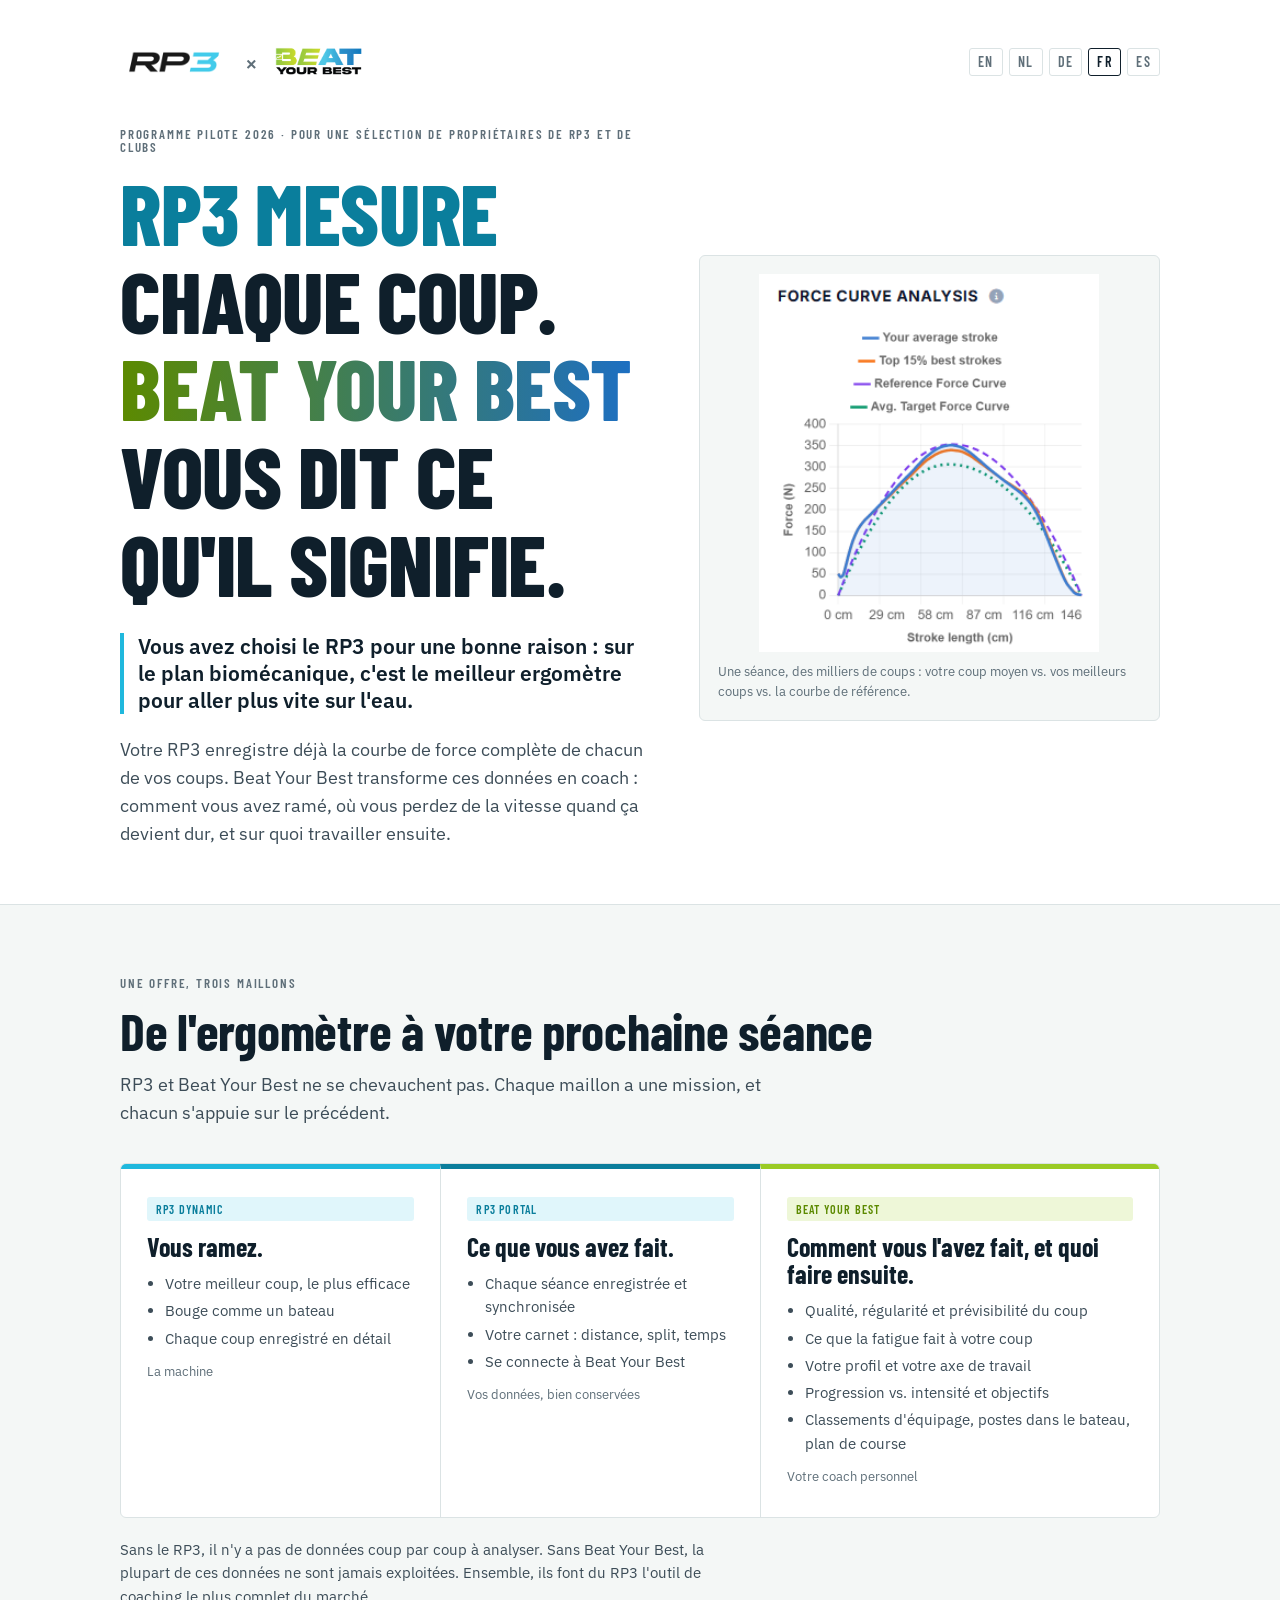
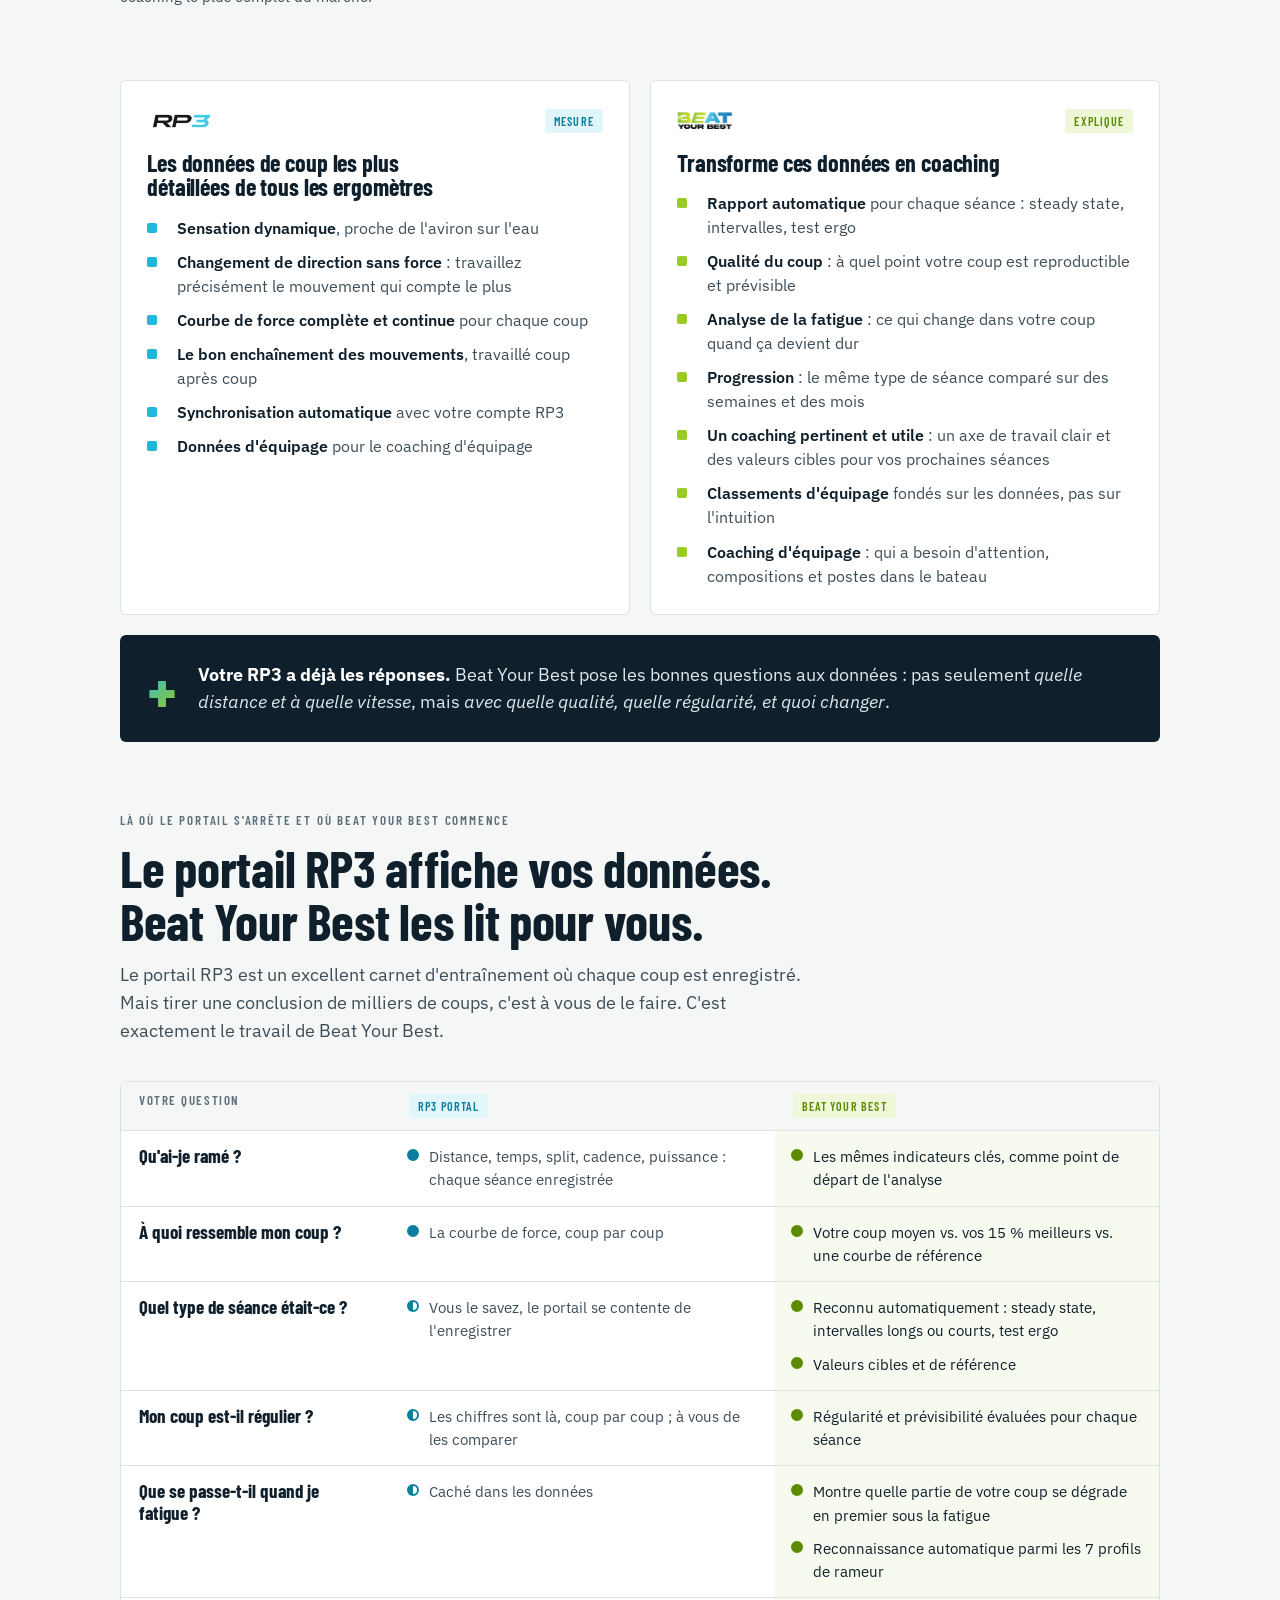
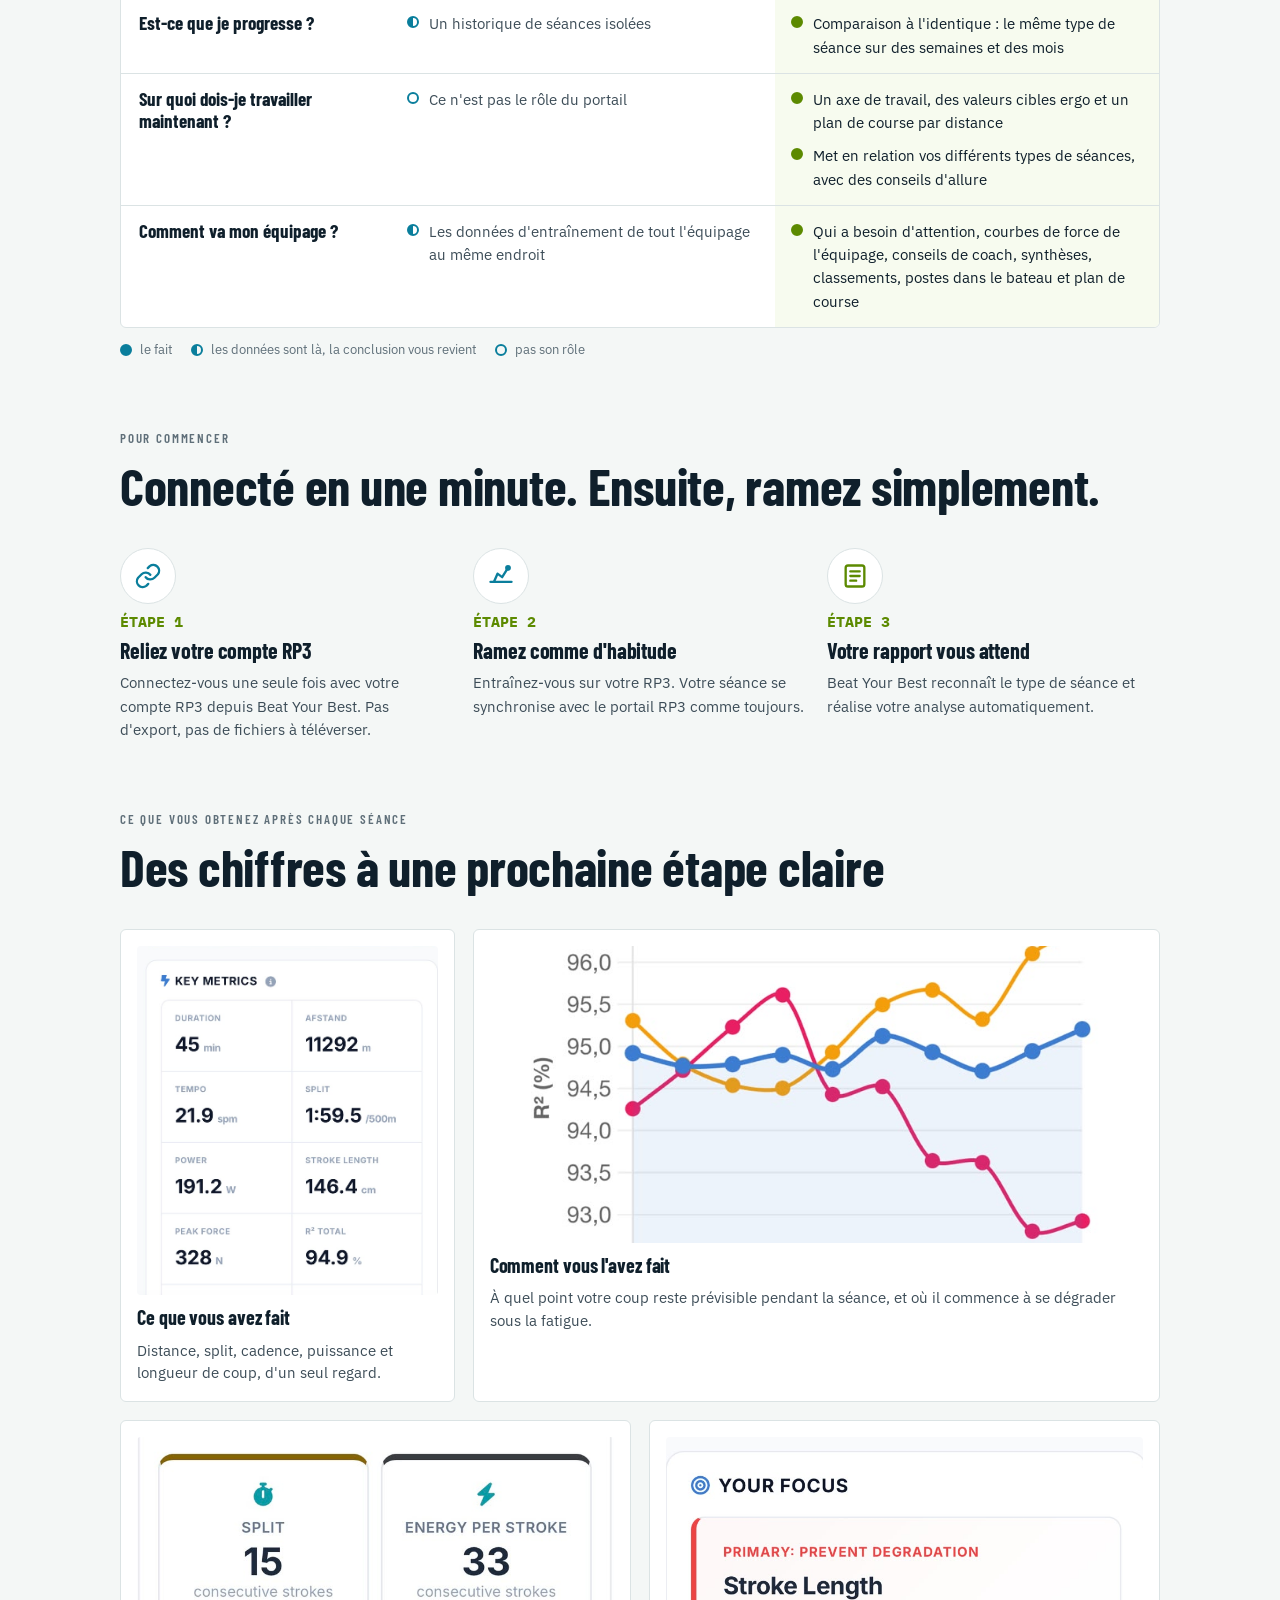
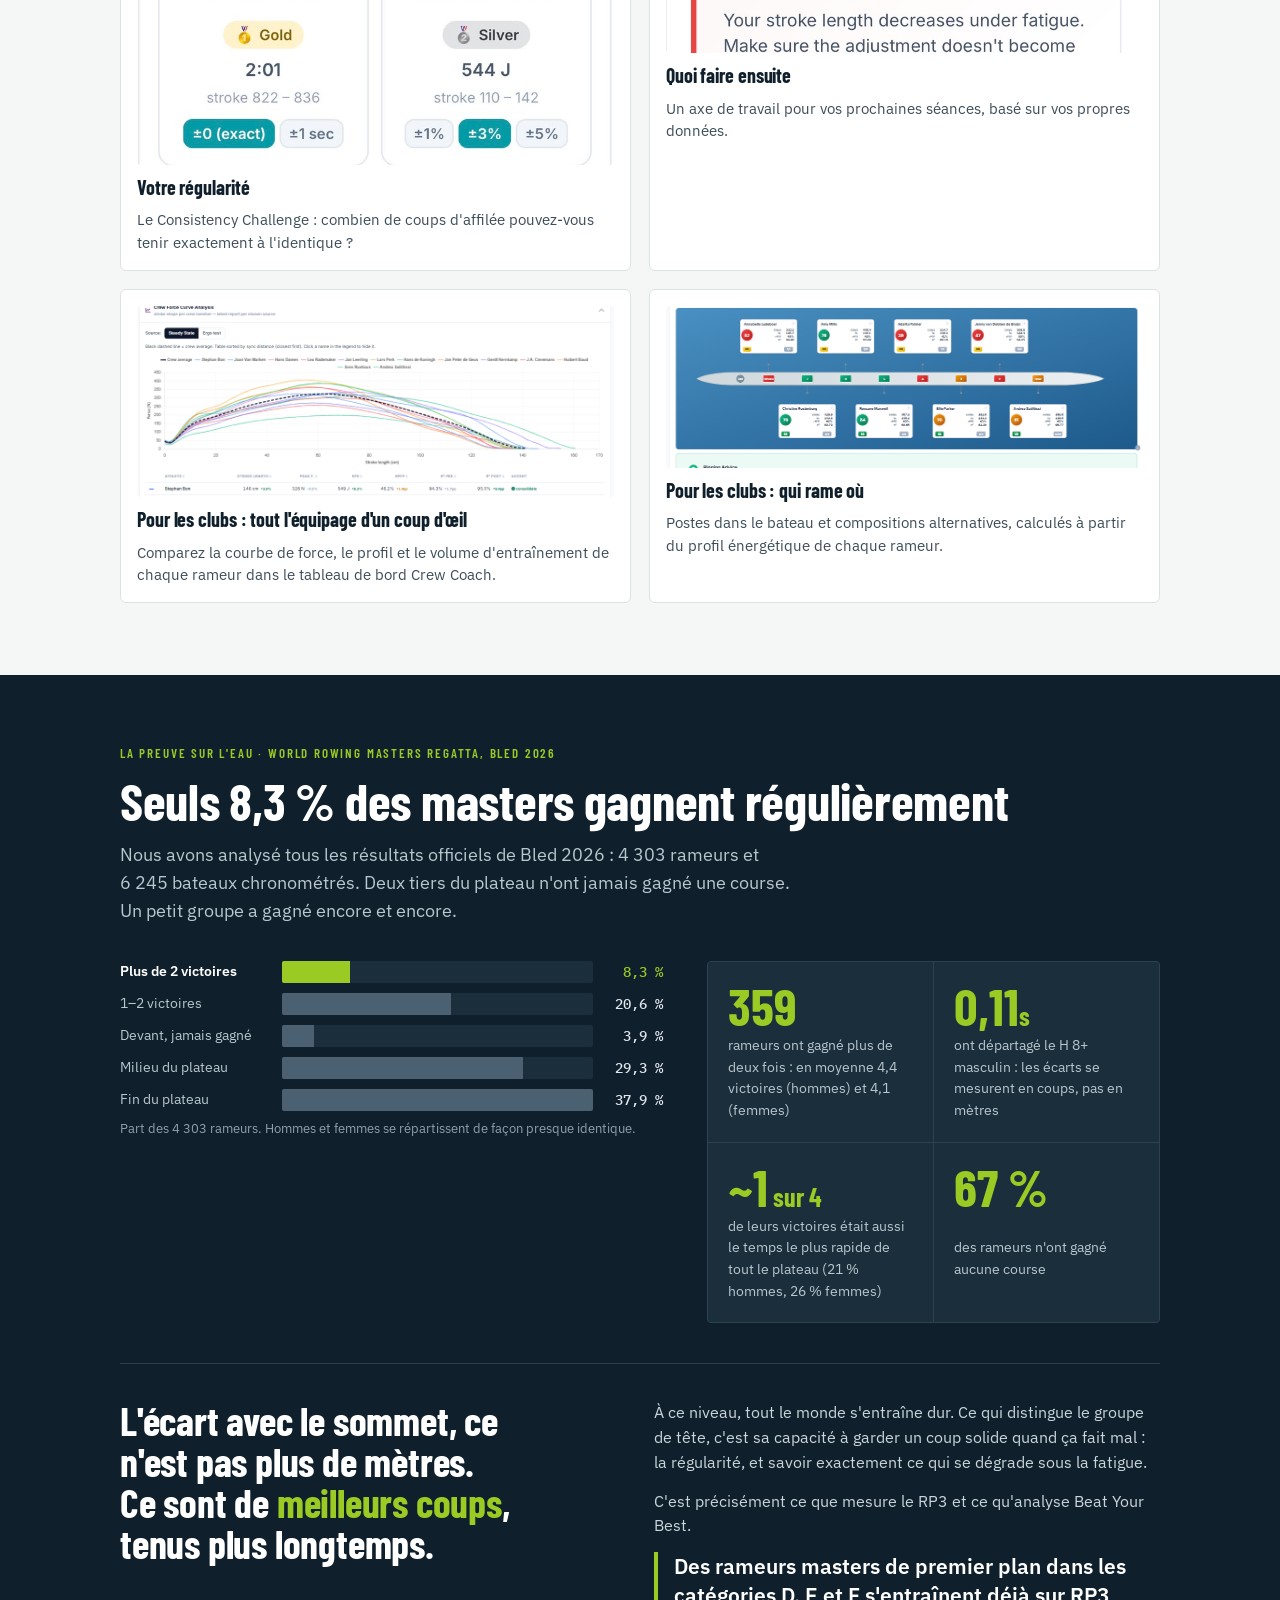
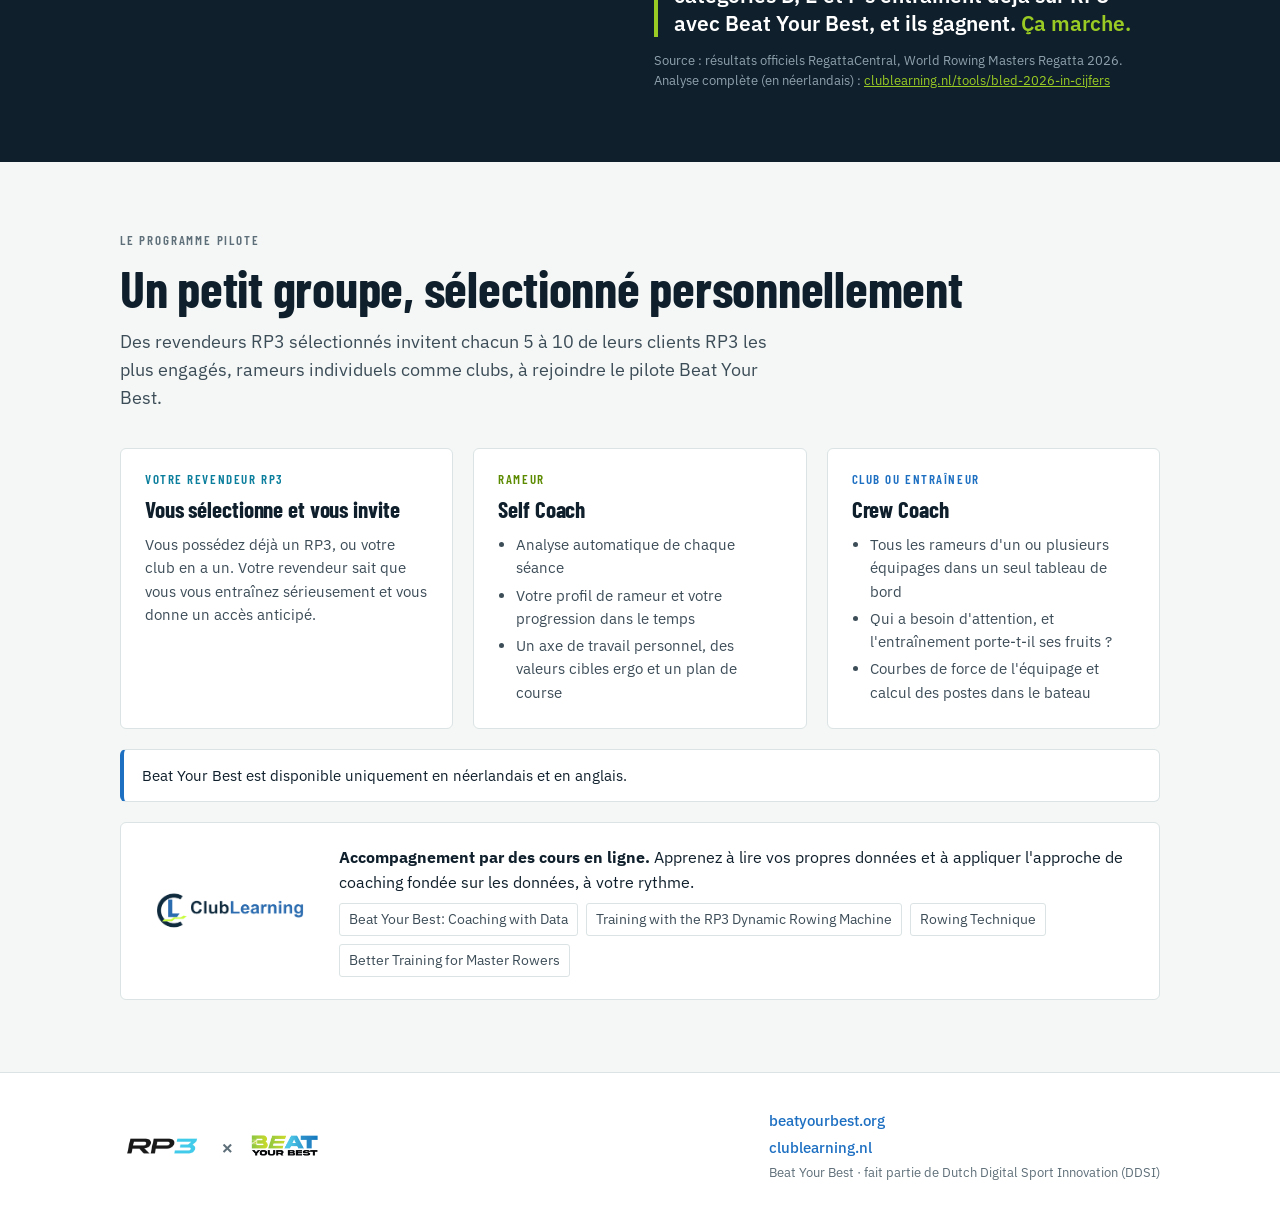
<file: rp3-fr.html>
<!DOCTYPE html>
<html lang="fr">
<head>
  <meta charset="UTF-8">
  <meta name="viewport" content="width=device-width, initial-scale=1.0, viewport-fit=cover">
  <!-- Pilot document for RP3 dealers: reachable by link, kept out of search engines -->
  <meta name="robots" content="noindex, nofollow">
  <meta name="description" content="Comment RP3 et Beat Your Best fonctionnent ensemble : RP3 mesure chaque coup, Beat Your Best vous dit ce qu'il signifie.">
  <title>RP3 × Beat Your Best</title>
  <link rel="icon" type="image/x-icon" href="assets/favicon.ico">
  <link rel="icon" type="image/png" sizes="16x16" href="assets/favicon-16x16.png">
  <link rel="icon" type="image/png" sizes="32x32" href="assets/favicon-32x32.png">
  <link rel="apple-touch-icon" sizes="180x180" href="assets/apple-touch-icon.png">

<link rel="preconnect" href="https://fonts.googleapis.com">
<link rel="preconnect" href="https://fonts.gstatic.com" crossorigin>
<link rel="stylesheet" href="https://fonts.googleapis.com/css2?family=Barlow+Condensed:wght@500;600;700;800&family=IBM+Plex+Sans:wght@400;500;600&family=IBM+Plex+Mono:wght@500&display=swap">
<style>
  /* Single light theme on purpose: both brand logos carry dark lettering on a transparent ground. */
  :root {
    color-scheme: light;
    --ground: #f4f7f6;
    --paper: #ffffff;
    --ink: #0f1f2b;
    --ink-2: #3d4d58;
    --muted: #5f6f79;
    --line: #dbe3e4;
    --rp3: #1fb8dd;        /* RP3 cyan */
    --rp3-deep: #0a7e9c;
    --byb: #9acb24;        /* BYB lime */
    --byb-deep: #5c8a00;
    --byb-blue: #1d6fc2;
    --night: #0f1f2b;
    --night-2: #1a2e3c;
    --display: "Barlow Condensed", "Arial Narrow", "Helvetica Neue", Arial, sans-serif;
    --body: "IBM Plex Sans", "Segoe UI", system-ui, sans-serif;
    --mono: "IBM Plex Mono", ui-monospace, Consolas, monospace;
  }
  *, *::before, *::after { box-sizing: border-box; }
  body {
    margin: 0;
    background: var(--ground);
    color: var(--ink);
    font: 400 16px/1.55 var(--body);
    -webkit-font-smoothing: antialiased;
  }
  .wrap { max-width: 1080px; margin: 0 auto; padding-inline: 20px; }
  img { max-width: 100%; height: auto; display: block; }
  h1, h2, h3 { font-family: var(--display); text-wrap: balance; margin: 0; line-height: 1.02; letter-spacing: -0.005em; }
  h2 { font-size: clamp(34px, 5vw, 52px); font-weight: 700; }
  h3 { font-size: 24px; font-weight: 700; }
  p { margin: 0; }
  .eyebrow {
    font: 600 13px/1 var(--display);
    letter-spacing: 0.14em; text-transform: uppercase; color: var(--muted);
  }
  .lede { font-size: 18px; color: var(--ink-2); max-width: 62ch; }
  section { padding-block: 72px; }
  .sec-head { display: grid; gap: 14px; margin-bottom: 36px; }

  /* ---------- Hero ---------- */
  .hero { background: var(--paper); border-bottom: 1px solid var(--line); padding-block: 40px 56px; }
  .logos { display: flex; align-items: center; gap: 18px; flex-wrap: wrap; }
  .logos img { height: 44px; width: auto; }
  .logos .x { font: 500 28px/1 var(--display); color: var(--muted); }
  .hero-grid { display: grid; grid-template-columns: 1.15fr 1fr; gap: 48px; align-items: center; margin-top: 44px; }
  .hero h1 { font-size: clamp(46px, 7.4vw, 86px); font-weight: 800; text-transform: uppercase; }
  .hero h1 .rp3 { color: var(--rp3-deep); }
  .hero h1 .byb { background: linear-gradient(90deg, var(--byb-deep), var(--byb-blue)); -webkit-background-clip: text; background-clip: text; color: transparent; }
  .hero .lede { margin-top: 22px; }
  .hero .confirm {
    margin-top: 26px; max-width: 46ch; padding-left: 14px; border-left: 4px solid var(--rp3);
    font: 600 21px/1.3 var(--body); color: var(--ink);
  }
  .hero-fig { position: relative; background: var(--ground); border: 1px solid var(--line); border-radius: 6px; padding: 18px; }
  .hero-fig img { width: 100%; max-width: 340px; margin: 0 auto; background: #fff; }
  .hero-fig figcaption { font-size: 13px; color: var(--muted); margin-top: 10px; }
  .tag {
    display: inline-block; font: 600 12px/1 var(--display); letter-spacing: .1em; text-transform: uppercase;
    padding: 6px 9px; border-radius: 3px;
  }
  .tag.rp3 { background: #e0f6fb; color: var(--rp3-deep); }
  .tag.byb { background: #eef7d8; color: var(--byb-deep); }

  /* ---------- One proposition: layers ---------- */
  .chain { display: grid; grid-template-columns: 1fr 1fr 1.25fr; gap: 0; background: var(--paper); border: 1px solid var(--line); border-radius: 6px; overflow: hidden; }
  .link { padding: 28px 26px 30px; display: grid; gap: 12px; align-content: start; position: relative; }
  .link + .link { border-left: 1px solid var(--line); }
  .link .step { font: 700 64px/0.9 var(--display); color: var(--line); }
  .link.l1 { border-top: 5px solid var(--rp3); }
  .link.l2 { border-top: 5px solid var(--rp3-deep); }
  .link.l3 { border-top: 5px solid var(--byb); }
  .link .q { font: 700 26px/1.05 var(--display); }
  .link ul { margin: 0; padding-left: 18px; color: var(--ink-2); font-size: 15px; display: grid; gap: 4px; }
  .link .who { font-size: 13px; color: var(--muted); }
  .chain-note { margin-top: 20px; font-size: 15px; color: var(--ink-2); max-width: 70ch; }

  /* ---------- Split: what each does ---------- */
  .duo { display: grid; grid-template-columns: 1fr 1fr; gap: 20px; }
  .card { background: var(--paper); border: 1px solid var(--line); border-radius: 6px; padding: 26px; display: grid; gap: 16px; align-content: start; }
  .card .head { display: flex; align-items: center; gap: 12px; justify-content: space-between; }
  .card .head img { height: 28px; width: auto; }
  .ticks { list-style: none; margin: 0; padding: 0; display: grid; gap: 10px; }
  .ticks li { display: grid; grid-template-columns: 22px 1fr; gap: 8px; font-size: 15.5px; color: var(--ink-2); }
  .ticks li::before { content: ""; width: 10px; height: 10px; margin-top: 7px; border-radius: 2px; background: var(--rp3); }
  .card.byb .ticks li::before { background: var(--byb); }
  .ticks b { color: var(--ink); font-weight: 600; }
  .together {
    grid-column: 1 / -1; background: var(--night); color: #fff; border-radius: 6px; padding: 26px 28px;
    display: grid; grid-template-columns: auto 1fr; gap: 22px; align-items: center;
  }
  .together .plus { font: 800 64px/0.8 var(--display); background: linear-gradient(135deg, var(--rp3), var(--byb)); -webkit-background-clip: text; background-clip: text; color: transparent; }
  .together p { font-size: 18px; color: #dfe8ec; }
  .together b { color: #fff; }

  /* ---------- Portal vs BYB table ---------- */
  .cmp-scroll { overflow-x: auto; background: var(--paper); border: 1px solid var(--line); border-radius: 6px; }
  .cmp { width: 100%; min-width: 640px; border-collapse: collapse; font-size: 15px; }
  .cmp th, .cmp td { text-align: left; vertical-align: top; padding: 14px 18px; border-bottom: 1px solid var(--line); }
  .cmp thead th { background: var(--ground); padding-block: 12px; }
  .cmp thead th:first-child { font: 600 13px/1 var(--display); letter-spacing: .12em; text-transform: uppercase; color: var(--muted); }
  .cmp tbody th { font: 700 19px/1.15 var(--display); width: 26%; }
  .cmp td { width: 37%; color: var(--ink-2); padding-left: 38px; position: relative; }
  .cmp tbody tr:last-child > * { border-bottom: 0; }
  .cmp td:last-child { background: #f7fbef; color: var(--ink); }
  /* Status marker: filled = does it, half = data only, empty = not its role */
  .cmp td::before, .cmp-legend .k { content: ""; width: 12px; height: 12px; border-radius: 50%; border: 2px solid var(--rp3-deep); }
  .cmp td::before { position: absolute; left: 16px; top: 18px; }
  .cmp td.yes::before, .cmp-legend .k.yes { background: var(--rp3-deep); }
  .cmp td:last-child::before { border-color: var(--byb-deep); background: var(--byb-deep); }
  .cmp td.part::before, .cmp-legend .k.part { background: linear-gradient(90deg, var(--rp3-deep) 50%, transparent 50%); }
  .cmp td.no::before, .cmp-legend .k.no { background: transparent; }
  /* Extra point inside one cell, with its own dot */
  .cmp td .also { display: block; position: relative; margin-top: 10px; }
  .cmp td .also::before { content: ""; position: absolute; left: -22px; top: 4px; width: 12px; height: 12px; border-radius: 50%; background: var(--byb-deep); border: 2px solid var(--byb-deep); }
  .cmp-legend { margin-top: 12px; font-size: 13px; color: var(--muted); display: flex; flex-wrap: wrap; align-items: center; gap: 6px 8px; }
  .cmp-legend .k { display: inline-block; margin-left: 10px; }
  .cmp-legend .k:first-child { margin-left: 0; }

  /* ---------- Connect steps ---------- */
  .steps { display: grid; grid-template-columns: repeat(3, 1fr); gap: 20px; counter-reset: s; }
  .stp { display: grid; gap: 10px; align-content: start; }
  .stp .n { font: 700 15px/1 var(--mono); color: var(--byb-deep); }
  .stp .icon { width: 56px; height: 56px; border-radius: 50%; background: var(--paper); border: 1px solid var(--line); display: grid; place-items: center; }
  .stp .icon svg { width: 28px; height: 28px; }
  .stp h3 { font-size: 22px; }
  .stp p { color: var(--ink-2); font-size: 15px; }

  /* ---------- Gallery ---------- */
  .gallery { display: grid; grid-template-columns: repeat(6, 1fr); gap: 18px; }
  .shot { background: var(--paper); border: 1px solid var(--line); border-radius: 6px; padding: 16px; display: grid; gap: 12px; align-content: start; }
  .shot .frame { background: #fff; border-radius: 4px; overflow: hidden; display: grid; place-items: center; }
  .shot h3 { font-size: 20px; }
  .shot p { font-size: 14.5px; color: var(--ink-2); }
  .span-2 { grid-column: span 2; }
  .span-3 { grid-column: span 3; }
  .span-4 { grid-column: span 4; }

  /* ---------- Bled proof (dark band, echoes the Bled analysis) ---------- */
  .bled { background: var(--night); color: #e8eef1; }
  .bled .eyebrow { color: var(--byb); }
  .bled h2 { color: #fff; }
  .bled .lede { color: #b9c7ce; }
  .bled-grid { display: grid; grid-template-columns: 1.2fr 1fr; gap: 44px; align-items: start; }
  .tiers { display: grid; gap: 10px; }
  .tier { display: grid; grid-template-columns: 150px 1fr 58px; gap: 12px; align-items: center; font-size: 14px; }
  .tier .lbl { color: #b9c7ce; }
  .tier .bar { height: 22px; background: var(--night-2); border-radius: 2px; overflow: hidden; }
  .tier .bar i { display: block; height: 100%; background: #4b6070; }
  .tier .val { font: 500 14px/1 var(--mono); text-align: right; color: #dfe8ec; font-variant-numeric: tabular-nums; }
  .tier.top .lbl { color: #fff; font-weight: 600; }
  .tier.top .bar i { background: var(--byb); }
  .tier.top .val { color: var(--byb); }
  .tiers-note { font-size: 12.5px; color: #8fa2ad; margin-top: 8px; }
  .big-stats { display: grid; grid-template-columns: 1fr 1fr; gap: 1px; background: #2c4252; border: 1px solid #2c4252; border-radius: 4px; overflow: hidden; }
  .big-stats > div { background: var(--night-2); padding: 20px; display: grid; gap: 6px; }
  .big-stats .num { font: 700 52px/0.9 var(--display); color: var(--byb); }
  .big-stats .num small { font-size: 26px; }
  .big-stats p { font-size: 14px; color: #b9c7ce; }
  .claim { margin-top: 40px; display: grid; grid-template-columns: 1fr 1fr; gap: 28px; border-top: 1px solid #2c4252; padding-top: 36px; }
  .claim h3 { font-size: clamp(28px, 3.8vw, 40px); color: #fff; }
  .claim h3 em { font-style: normal; color: var(--byb); }
  .claim .txt { display: grid; gap: 14px; color: #c9d5db; font-size: 16px; }
  .claim .proof { border-left: 4px solid var(--byb); padding-left: 16px; font: 600 21px/1.35 var(--body); color: #fff; }
  .claim .proof em { font-style: normal; color: var(--byb); }
  .claim .src { font-size: 12.5px; color: #8fa2ad; }
  .claim a { color: var(--byb); }

  /* ---------- Pilot ---------- */
  .pilot-grid { display: grid; grid-template-columns: repeat(3, 1fr); gap: 20px; }
  .who-card { background: var(--paper); border: 1px solid var(--line); border-radius: 6px; padding: 24px; display: grid; gap: 12px; align-content: start; }
  .who-card .role { font: 600 13px/1 var(--display); letter-spacing: .12em; text-transform: uppercase; }
  .who-card:nth-child(1) .role { color: var(--rp3-deep); }
  .who-card:nth-child(2) .role { color: var(--byb-deep); }
  .who-card:nth-child(3) .role { color: var(--byb-blue); }
  .who-card h3 { font-size: 23px; }
  .who-card p, .who-card li { font-size: 15px; color: var(--ink-2); }
  .who-card ul { margin: 0; padding-left: 18px; display: grid; gap: 4px; }
  .courses { margin-top: 20px; background: var(--paper); border: 1px solid var(--line); border-radius: 6px; padding: 22px 24px; display: grid; grid-template-columns: 170px 1fr; gap: 24px; align-items: center; }
  .courses img { width: 170px; }
  .courses ul { list-style: none; margin: 8px 0 0; padding: 0; display: flex; flex-wrap: wrap; gap: 8px; }
  .courses li { font-size: 13.5px; border: 1px solid var(--line); border-radius: 3px; padding: 5px 9px; color: var(--ink-2); }

  /* ---------- Footer ---------- */
  footer { background: var(--paper); border-top: 1px solid var(--line); padding-block: 36px 44px; }
  .foot { display: flex; justify-content: space-between; align-items: center; gap: 24px; flex-wrap: wrap; }
  .foot .logos img { height: 34px; }
  .foot .links { display: grid; gap: 4px; font-size: 15px; }
  .foot a { color: var(--byb-blue); font-weight: 500; text-decoration: none; }
  .foot a:hover, .foot a:focus-visible { text-decoration: underline; }
  a:focus-visible { outline: 2px solid var(--byb-blue); outline-offset: 2px; }

  /* ---------- Responsive ---------- */
  @media screen and (max-width: 880px) {
    .hero-grid, .bled-grid, .claim { grid-template-columns: 1fr; }
    .chain, .steps, .pilot-grid { grid-template-columns: 1fr; }
    .link + .link { border-left: 0; border-top: 1px solid var(--line); }
    .duo { grid-template-columns: 1fr; }
    .gallery { grid-template-columns: 1fr 1fr; }
    .span-2, .span-3, .span-4 { grid-column: span 1; }
    .gallery .wide { grid-column: 1 / -1; }
  }
  /* Phone: the comparison table becomes stacked blocks, so nothing hides off to the right */
  @media screen and (max-width: 700px) {
    .cmp { min-width: 0; }
    .cmp-scroll { overflow-x: visible; }
    .cmp thead { display: none; }
    .cmp, .cmp tbody, .cmp tr, .cmp th, .cmp td { display: block; width: auto; }
    .cmp th, .cmp td { border-bottom: 0; }
    .cmp tbody tr { border-bottom: 1px solid var(--line); }
    .cmp tbody tr:last-child { border-bottom: 0; }
    .cmp tbody th { width: auto; padding: 16px 16px 4px; }
    .cmp td { padding: 30px 16px 12px 38px; }
    .cmp td:last-child { padding-bottom: 16px; }
    .cmp td::before { top: 34px; }
    .cmp td::after { position: absolute; top: 12px; left: 16px; font: 600 11px/1 var(--display); letter-spacing: .1em; text-transform: uppercase; }
    .cmp td:nth-of-type(1)::after { content: "RP3 Portal"; color: var(--rp3-deep); }
    .cmp td:nth-of-type(2)::after { content: "Beat Your Best"; color: var(--byb-deep); }
  }
  @media screen and (max-width: 560px) {
    section { padding-block: 52px; }
    .gallery { grid-template-columns: 1fr; }
    .together { grid-template-columns: 1fr; }
    .tier { grid-template-columns: 104px 1fr 50px; font-size: 13px; }
    .big-stats { grid-template-columns: 1fr; }
    .courses { grid-template-columns: 1fr; }
    .logos img { height: 36px; }
  }
  /* ---------- Note: app language availability (non-EN/NL versions) ---------- */
  .lang-note { margin-top: 20px; padding: 14px 18px; background: var(--paper); border: 1px solid var(--line); border-left: 4px solid var(--byb-blue); border-radius: 6px; font-size: 15px; color: var(--ink); }

  /* ---------- Language switch ---------- */
  .lang { margin-left: auto; display: flex; gap: 6px; font: 600 14px/1 var(--display); letter-spacing: .1em; }
  .lang a { color: var(--muted); text-decoration: none; padding: 6px 8px; border: 1px solid var(--line); border-radius: 3px; }
  .lang a[aria-current="page"] { color: var(--ink); border-color: var(--ink); }
  .lang a:hover, .lang a:focus-visible { color: var(--ink); }

  /* ---------- Print / PDF: keep the desktop layout, scaled to A4 ---------- */
  @page { size: A4; margin: 10mm; }
  @media print {
    :root { --ground: #ffffff; }
    html { zoom: 0.55; }
    footer { padding-block: 14px 0; }
    .pilot { padding-bottom: 20px; }
    * { -webkit-print-color-adjust: exact; print-color-adjust: exact; }
    .lang { display: none; }
    /* Gradient text renders with a stray box in PDF: use the solid brand colour */
    .hero h1 .byb { background: none; color: var(--byb-deep); }
    section { padding-block: 36px; }
    .hero { padding-block: 24px 36px; }
    .sec-head { break-after: avoid; }
    .link, .card, .together, .cmp tr, .stp, .shot, .tiers, .big-stats, .claim, .who-card, .courses { break-inside: avoid; }
    .cmp-scroll { overflow: visible; }
  }
</style>
</head>
<body>
<!-- ============ HERO ============ -->
<header class="hero">
  <div class="wrap">
    <div class="logos">
      <img src="assets/rp3/rp3-logo.png" alt="RP3 Rowing">
      <span class="x" aria-hidden="true">×</span>
      <img src="assets/rp3/byb-logo.png" alt="Beat Your Best">
      <nav class="lang" aria-label="Langue"><a href="rp3.html" lang="en">EN</a><a href="rp3-nl.html" lang="nl">NL</a><a href="rp3-de.html" lang="de">DE</a><a href="rp3-fr.html" aria-current="page" lang="fr">FR</a><a href="rp3-es.html" lang="es">ES</a></nav>
    </div>
    <div class="hero-grid">
      <div>
        <p class="eyebrow">Programme pilote 2026 · pour une sélection de propriétaires de RP3 et de clubs</p>
        <h1 style="margin-top:14px"><span class="rp3">RP3 mesure</span> chaque coup.<br><span class="byb">Beat Your Best</span> vous dit ce qu'il signifie.</h1>
        <p class="confirm">Vous avez choisi le RP3 pour une bonne raison : sur le plan biomécanique, c'est le meilleur ergomètre pour aller plus vite sur l'eau.</p>
        <p class="lede">Votre RP3 enregistre déjà la courbe de force complète de chacun de vos coups. Beat Your Best transforme ces données en coach : comment vous avez ramé, où vous perdez de la vitesse quand ça devient dur, et sur quoi travailler ensuite.</p>
      </div>
      <figure class="hero-fig" style="margin:0">
        <img src="assets/rp3/force-curve.png" alt="Courbe de force : votre coup moyen, vos 15 % meilleurs coups et une courbe de référence, sur la longueur du coup en cm">
        <figcaption>Une séance, des milliers de coups : votre coup moyen vs. vos meilleurs coups vs. la courbe de référence.</figcaption>
      </figure>
    </div>
  </div>
</header>

<main>
<!-- ============ ONE CHAIN ============ -->
<section>
  <div class="wrap">
    <div class="sec-head">
      <p class="eyebrow">Une offre, trois maillons</p>
      <h2>De l'ergomètre à votre prochaine séance</h2>
      <p class="lede">RP3 et Beat Your Best ne se chevauchent pas. Chaque maillon a une mission, et chacun s'appuie sur le précédent.</p>
    </div>
    <div class="chain">
      <div class="link l1">
        <span class="tag rp3">RP3 Dynamic</span>
        <p class="q">Vous ramez.</p>
        <ul>
          <li>Votre meilleur coup, le plus efficace</li>
          <li>Bouge comme un bateau</li>
          <li>Chaque coup enregistré en détail</li>
        </ul>
        <p class="who">La machine</p>
      </div>
      <div class="link l2">
        <span class="tag rp3">RP3 Portal</span>
        <p class="q">Ce que vous avez fait.</p>
        <ul>
          <li>Chaque séance enregistrée et synchronisée</li>
          <li>Votre carnet : distance, split, temps</li>
          <li>Se connecte à Beat Your Best</li>
        </ul>
        <p class="who">Vos données, bien conservées</p>
      </div>
      <div class="link l3">
        <span class="tag byb">Beat Your Best</span>
        <p class="q">Comment vous l'avez fait, et quoi faire ensuite.</p>
        <ul>
          <li>Qualité, régularité et prévisibilité du coup</li>
          <li>Ce que la fatigue fait à votre coup</li>
          <li>Votre profil et votre axe de travail</li>
          <li>Progression vs. intensité et objectifs</li>
          <li>Classements d'équipage, postes dans le bateau, plan de course</li>
        </ul>
        <p class="who">Votre coach personnel</p>
      </div>
    </div>
    <p class="chain-note">Sans le RP3, il n'y a pas de données coup par coup à analyser. Sans Beat Your Best, la plupart de ces données ne sont jamais exploitées. Ensemble, ils font du RP3 l'outil de coaching le plus complet du marché.</p>
  </div>
</section>

<!-- ============ WHO DOES WHAT ============ -->
<section style="padding-top:0">
  <div class="wrap">
    <div class="duo">
      <div class="card rp3">
        <div class="head"><img src="assets/rp3/rp3-logo.png" alt="RP3"><span class="tag rp3">Mesure</span></div>
        <h3>Les données de coup les plus détaillées de tous les ergomètres</h3>
        <ul class="ticks">
          <li><span><b>Sensation dynamique</b>, proche de l'aviron sur l'eau</span></li>
          <li><span><b>Changement de direction sans force</b> : travaillez précisément le mouvement qui compte le plus</span></li>
          <li><span><b>Courbe de force complète et continue</b> pour chaque coup</span></li>
          <li><span><b>Le bon enchaînement des mouvements</b>, travaillé coup après coup</span></li>
          <li><span><b>Synchronisation automatique</b> avec votre compte RP3</span></li>
          <li><span><b>Données d'équipage</b> pour le coaching d'équipage</span></li>
        </ul>
      </div>
      <div class="card byb">
        <div class="head"><img src="assets/rp3/byb-logo.png" alt="Beat Your Best"><span class="tag byb">Explique</span></div>
        <h3>Transforme ces données en coaching</h3>
        <ul class="ticks">
          <li><span><b>Rapport automatique</b> pour chaque séance : steady state, intervalles, test ergo</span></li>
          <li><span><b>Qualité du coup</b> : à quel point votre coup est reproductible et prévisible</span></li>
          <li><span><b>Analyse de la fatigue</b> : ce qui change dans votre coup quand ça devient dur</span></li>
          <li><span><b>Progression</b> : le même type de séance comparé sur des semaines et des mois</span></li>
          <li><span><b>Un coaching pertinent et utile</b> : un axe de travail clair et des valeurs cibles pour vos prochaines séances</span></li>
          <li><span><b>Classements d'équipage</b> fondés sur les données, pas sur l'intuition</span></li>
          <li><span><b>Coaching d'équipage</b> : qui a besoin d'attention, compositions et postes dans le bateau</span></li>
        </ul>
      </div>
      <div class="together">
        <span class="plus" aria-hidden="true">+</span>
        <p><b>Votre RP3 a déjà les réponses.</b> Beat Your Best pose les bonnes questions aux données : pas seulement <i>quelle distance et à quelle vitesse</i>, mais <i>avec quelle qualité, quelle régularité, et quoi changer</i>.</p>
      </div>
    </div>
  </div>
</section>

<!-- ============ PORTAL VS BYB ============ -->
<section style="padding-top:0">
  <div class="wrap">
    <div class="sec-head">
      <p class="eyebrow">Là où le portail s'arrête et où Beat Your Best commence</p>
      <h2>Le portail RP3 affiche vos données. Beat Your Best les lit pour vous.</h2>
      <p class="lede">Le portail RP3 est un excellent carnet d'entraînement où chaque coup est enregistré. Mais tirer une conclusion de milliers de coups, c'est à vous de le faire. C'est exactement le travail de Beat Your Best.</p>
    </div>
    <div class="cmp-scroll">
      <table class="cmp">
        <thead>
          <tr>
            <th scope="col">Votre question</th>
            <th scope="col"><span class="tag rp3">RP3 Portal</span></th>
            <th scope="col"><span class="tag byb">Beat Your Best</span></th>
          </tr>
        </thead>
        <tbody>
          <tr>
            <th scope="row">Qu'ai-je ramé ?</th>
            <td class="yes">Distance, temps, split, cadence, puissance : chaque séance enregistrée</td>
            <td class="yes">Les mêmes indicateurs clés, comme point de départ de l'analyse</td>
          </tr>
          <tr>
            <th scope="row">À quoi ressemble mon coup ?</th>
            <td class="yes">La courbe de force, coup par coup</td>
            <td class="yes">Votre coup moyen vs. vos 15 % meilleurs vs. une courbe de référence</td>
          </tr>
          <tr>
            <th scope="row">Quel type de séance était-ce ?</th>
            <td class="part">Vous le savez, le portail se contente de l'enregistrer</td>
            <td class="yes">Reconnu automatiquement : steady state, intervalles longs ou courts, test ergo<span class="also">Valeurs cibles et de référence</span></td>
          </tr>
          <tr>
            <th scope="row">Mon coup est-il régulier ?</th>
            <td class="part">Les chiffres sont là, coup par coup ; à vous de les comparer</td>
            <td class="yes">Régularité et prévisibilité évaluées pour chaque séance</td>
          </tr>
          <tr>
            <th scope="row">Que se passe-t-il quand je fatigue ?</th>
            <td class="part">Caché dans les données</td>
            <td class="yes">Montre quelle partie de votre coup se dégrade en premier sous la fatigue<span class="also">Reconnaissance automatique parmi les 7 profils de rameur</span></td>
          </tr>
          <tr>
            <th scope="row">Est-ce que je progresse ?</th>
            <td class="part">Un historique de séances isolées</td>
            <td class="yes">Comparaison à l'identique : le même type de séance sur des semaines et des mois</td>
          </tr>
          <tr>
            <th scope="row">Sur quoi dois-je travailler maintenant ?</th>
            <td class="no">Ce n'est pas le rôle du portail</td>
            <td class="yes">Un axe de travail, des valeurs cibles ergo et un plan de course par distance<span class="also">Met en relation vos différents types de séances, avec des conseils d'allure</span></td>
          </tr>
          <tr>
            <th scope="row">Comment va mon équipage ?</th>
            <td class="part">Les données d'entraînement de tout l'équipage au même endroit</td>
            <td class="yes">Qui a besoin d'attention, courbes de force de l'équipage, conseils de coach, synthèses, classements, postes dans le bateau et plan de course</td>
          </tr>
        </tbody>
      </table>
    </div>
    <p class="cmp-legend"><span class="k yes"></span>le fait <span class="k part"></span>les données sont là, la conclusion vous revient <span class="k no"></span>pas son rôle</p>
  </div>
</section>

<!-- ============ CONNECT ============ -->
<section style="padding-top:0">
  <div class="wrap">
    <div class="sec-head">
      <p class="eyebrow">Pour commencer</p>
      <h2>Connecté en une minute. Ensuite, ramez simplement.</h2>
    </div>
    <div class="steps">
      <div class="stp">
        <div class="icon" aria-hidden="true"><svg viewBox="0 0 24 24" fill="none" stroke="#0a7e9c" stroke-width="2" stroke-linecap="round" stroke-linejoin="round"><path d="M10 13a5 5 0 0 0 7.5.5l3-3a5 5 0 0 0-7-7l-1.7 1.7"/><path d="M14 11a5 5 0 0 0-7.5-.5l-3 3a5 5 0 0 0 7 7l1.7-1.7"/></svg></div>
        <span class="n">ÉTAPE 1</span>
        <h3>Reliez votre compte RP3</h3>
        <p>Connectez-vous une seule fois avec votre compte RP3 depuis Beat Your Best. Pas d'export, pas de fichiers à téléverser.</p>
      </div>
      <div class="stp">
        <div class="icon" aria-hidden="true"><svg viewBox="0 0 24 24" fill="none" stroke="#0a7e9c" stroke-width="2" stroke-linecap="round" stroke-linejoin="round"><path d="M3 17h18"/><path d="M6 17l3-7 4 3 5-8"/><circle cx="18" cy="5" r="1.5"/></svg></div>
        <span class="n">ÉTAPE 2</span>
        <h3>Ramez comme d'habitude</h3>
        <p>Entraînez-vous sur votre RP3. Votre séance se synchronise avec le portail RP3 comme toujours.</p>
      </div>
      <div class="stp">
        <div class="icon" aria-hidden="true"><svg viewBox="0 0 24 24" fill="none" stroke="#5c8a00" stroke-width="2" stroke-linecap="round" stroke-linejoin="round"><rect x="4" y="3" width="16" height="18" rx="2"/><path d="M8 8h8M8 12h8M8 16h5"/></svg></div>
        <span class="n">ÉTAPE 3</span>
        <h3>Votre rapport vous attend</h3>
        <p>Beat Your Best reconnaît le type de séance et réalise votre analyse automatiquement.</p>
      </div>
    </div>
  </div>
</section>

<!-- ============ WHAT YOU SEE ============ -->
<section style="padding-top:0">
  <div class="wrap">
    <div class="sec-head">
      <p class="eyebrow">Ce que vous obtenez après chaque séance</p>
      <h2>Des chiffres à une prochaine étape claire</h2>
    </div>
    <div class="gallery">
      <div class="shot span-2">
        <div class="frame"><img src="assets/rp3/key-metrics.png" alt="Indicateurs clés : 45 min, 11 292 m, 21,9 coups/min, split 1:59,5, 191,2 W, longueur de coup 146,4 cm"></div>
        <h3>Ce que vous avez fait</h3>
        <p>Distance, split, cadence, puissance et longueur de coup, d'un seul regard.</p>
      </div>
      <div class="shot span-4">
        <div class="frame"><img src="assets/rp3/fatigue.png" alt="Graphique de la prévisibilité du coup (R²) au cours d'une séance ; une courbe chute nettement vers la fin"></div>
        <h3>Comment vous l'avez fait</h3>
        <p>À quel point votre coup reste prévisible pendant la séance, et où il commence à se dégrader sous la fatigue.</p>
      </div>
      <div class="shot span-3">
        <div class="frame"><img src="assets/rp3/consistency.png" alt="Consistency Challenge : 15 coups consécutifs au même split (or), 33 coups consécutifs à la même énergie par coup (argent)"></div>
        <h3>Votre régularité</h3>
        <p>Le Consistency Challenge : combien de coups d'affilée pouvez-vous tenir exactement à l'identique ?</p>
      </div>
      <div class="shot span-3">
        <div class="frame"><img src="assets/rp3/focus.png" alt="Votre axe de travail : en priorité, éviter que la longueur de coup ne diminue ; votre longueur de coup diminue sous la fatigue"></div>
        <h3>Quoi faire ensuite</h3>
        <p>Un axe de travail pour vos prochaines séances, basé sur vos propres données.</p>
      </div>
      <div class="shot span-3 wide">
        <div class="frame"><img src="assets/rp3/crew-force.png" alt="Analyse des courbes de force de l'équipage : courbes de force de tous les membres sur la longueur du coup"></div>
        <h3>Pour les clubs : tout l'équipage d'un coup d'œil</h3>
        <p>Comparez la courbe de force, le profil et le volume d'entraînement de chaque rameur dans le tableau de bord Crew Coach.</p>
      </div>
      <div class="shot span-3 wide">
        <div class="frame"><img src="assets/rp3/boat.png" alt="Calcul des postes : huit rameurs placés dans un bateau selon leur profil énergétique"></div>
        <h3>Pour les clubs : qui rame où</h3>
        <p>Postes dans le bateau et compositions alternatives, calculés à partir du profil énergétique de chaque rameur.</p>
      </div>
    </div>
  </div>
</section>

<!-- ============ BLED PROOF ============ -->
<section class="bled">
  <div class="wrap">
    <div class="sec-head">
      <p class="eyebrow">La preuve sur l'eau · World Rowing Masters Regatta, Bled 2026</p>
      <h2>Seuls 8,3 % des masters gagnent régulièrement</h2>
      <p class="lede">Nous avons analysé tous les résultats officiels de Bled 2026 : 4 303 rameurs et 6 245 bateaux chronométrés. Deux tiers du plateau n'ont jamais gagné une course. Un petit groupe a gagné encore et encore.</p>
    </div>
    <div class="bled-grid">
      <div>
        <div class="tiers" role="img" aria-label="Part des rameurs par groupe de résultats à Bled 2026 : plus de deux victoires 8,3 %, une ou deux victoires 20,6 %, premier tiers sans victoire 3,9 %, tiers du milieu 29,3 %, dernier tiers 37,9 %">
          <div class="tier top"><span class="lbl">Plus de 2 victoires</span><span class="bar"><i style="width:21.9%"></i></span><span class="val">8,3 %</span></div>
          <div class="tier"><span class="lbl">1–2 victoires</span><span class="bar"><i style="width:54.4%"></i></span><span class="val">20,6 %</span></div>
          <div class="tier"><span class="lbl">Devant, jamais gagné</span><span class="bar"><i style="width:10.3%"></i></span><span class="val">3,9 %</span></div>
          <div class="tier"><span class="lbl">Milieu du plateau</span><span class="bar"><i style="width:77.3%"></i></span><span class="val">29,3 %</span></div>
          <div class="tier"><span class="lbl">Fin du plateau</span><span class="bar"><i style="width:100%"></i></span><span class="val">37,9 %</span></div>
        </div>
        <p class="tiers-note">Part des 4 303 rameurs. Hommes et femmes se répartissent de façon presque identique.</p>
      </div>
      <div class="big-stats">
        <div><span class="num">359</span><p>rameurs ont gagné plus de deux fois : en moyenne 4,4 victoires (hommes) et 4,1 (femmes)</p></div>
        <div><span class="num">0,11<small>s</small></span><p>ont départagé le H 8+ masculin : les écarts se mesurent en coups, pas en mètres</p></div>
        <div><span class="num">~1<small> sur 4</small></span><p>de leurs victoires était aussi le temps le plus rapide de tout le plateau (21 % hommes, 26 % femmes)</p></div>
        <div><span class="num">67 %</span><p>des rameurs n'ont gagné aucune course</p></div>
      </div>
    </div>
    <div class="claim">
      <h3>L'écart avec le sommet, ce n'est pas plus de mètres. Ce sont de <em>meilleurs coups</em>, tenus plus longtemps.</h3>
      <div class="txt">
        <p>À ce niveau, tout le monde s'entraîne dur. Ce qui distingue le groupe de tête, c'est sa capacité à garder un coup solide quand ça fait mal : la régularité, et savoir exactement ce qui se dégrade sous la fatigue.</p>
        <p>C'est précisément ce que mesure le RP3 et ce qu'analyse Beat Your Best.</p>
        <p class="proof">Des rameurs masters de premier plan dans les catégories D, E et F s'entraînent déjà sur RP3 avec Beat Your Best, et ils gagnent. <em>Ça marche.</em></p>
        <p class="src">Source : résultats officiels RegattaCentral, World Rowing Masters Regatta 2026. Analyse complète (en néerlandais) : <a href="https://clublearning.nl/tools/bled-2026-in-cijfers">clublearning.nl/tools/bled-2026-in-cijfers</a></p>
      </div>
    </div>
  </div>
</section>

<!-- ============ PILOT ============ -->
<section class="pilot">
  <div class="wrap">
    <div class="sec-head">
      <p class="eyebrow">Le programme pilote</p>
      <h2>Un petit groupe, sélectionné personnellement</h2>
      <p class="lede">Des revendeurs RP3 sélectionnés invitent chacun 5 à 10 de leurs clients RP3 les plus engagés, rameurs individuels comme clubs, à rejoindre le pilote Beat Your Best.</p>
    </div>
    <div class="pilot-grid">
      <div class="who-card">
        <span class="role">Votre revendeur RP3</span>
        <h3>Vous sélectionne et vous invite</h3>
        <p>Vous possédez déjà un RP3, ou votre club en a un. Votre revendeur sait que vous vous entraînez sérieusement et vous donne un accès anticipé.</p>
      </div>
      <div class="who-card">
        <span class="role">Rameur</span>
        <h3>Self Coach</h3>
        <ul>
          <li>Analyse automatique de chaque séance</li>
          <li>Votre profil de rameur et votre progression dans le temps</li>
          <li>Un axe de travail personnel, des valeurs cibles ergo et un plan de course</li>
        </ul>
      </div>
      <div class="who-card">
        <span class="role">Club ou entraîneur</span>
        <h3>Crew Coach</h3>
        <ul>
          <li>Tous les rameurs d'un ou plusieurs équipages dans un seul tableau de bord</li>
          <li>Qui a besoin d'attention, et l'entraînement porte-t-il ses fruits ?</li>
          <li>Courbes de force de l'équipage et calcul des postes dans le bateau</li>
        </ul>
      </div>
    </div>
    <p class="lang-note">Beat Your Best est disponible uniquement en néerlandais et en anglais.</p>
    <div class="courses">
      <img src="assets/rp3/clublearning-logo.png" alt="ClubLearning">
      <div>
        <p><b>Accompagnement par des cours en ligne.</b> Apprenez à lire vos propres données et à appliquer l'approche de coaching fondée sur les données, à votre rythme.</p>
        <ul>
          <li>Beat Your Best: Coaching with Data</li>
          <li>Training with the RP3 Dynamic Rowing Machine</li>
          <li>Rowing Technique</li>
          <li>Better Training for Master Rowers</li>
        </ul>
      </div>
    </div>
  </div>
</section>
</main>

<footer>
  <div class="wrap foot">
    <div class="logos">
      <img src="assets/rp3/rp3-logo.png" alt="RP3 Rowing">
      <span class="x" aria-hidden="true">×</span>
      <img src="assets/rp3/byb-logo.png" alt="Beat Your Best">
    </div>
    <div class="links">
      <a href="https://beatyourbest.org">beatyourbest.org</a>
      <a href="https://clublearning.nl">clublearning.nl</a>
      <span style="font-size:13px;color:var(--muted)">Beat Your Best · fait partie de Dutch Digital Sport Innovation (DDSI)</span>
    </div>
  </div>
</footer>
</body>
</html>
</file>
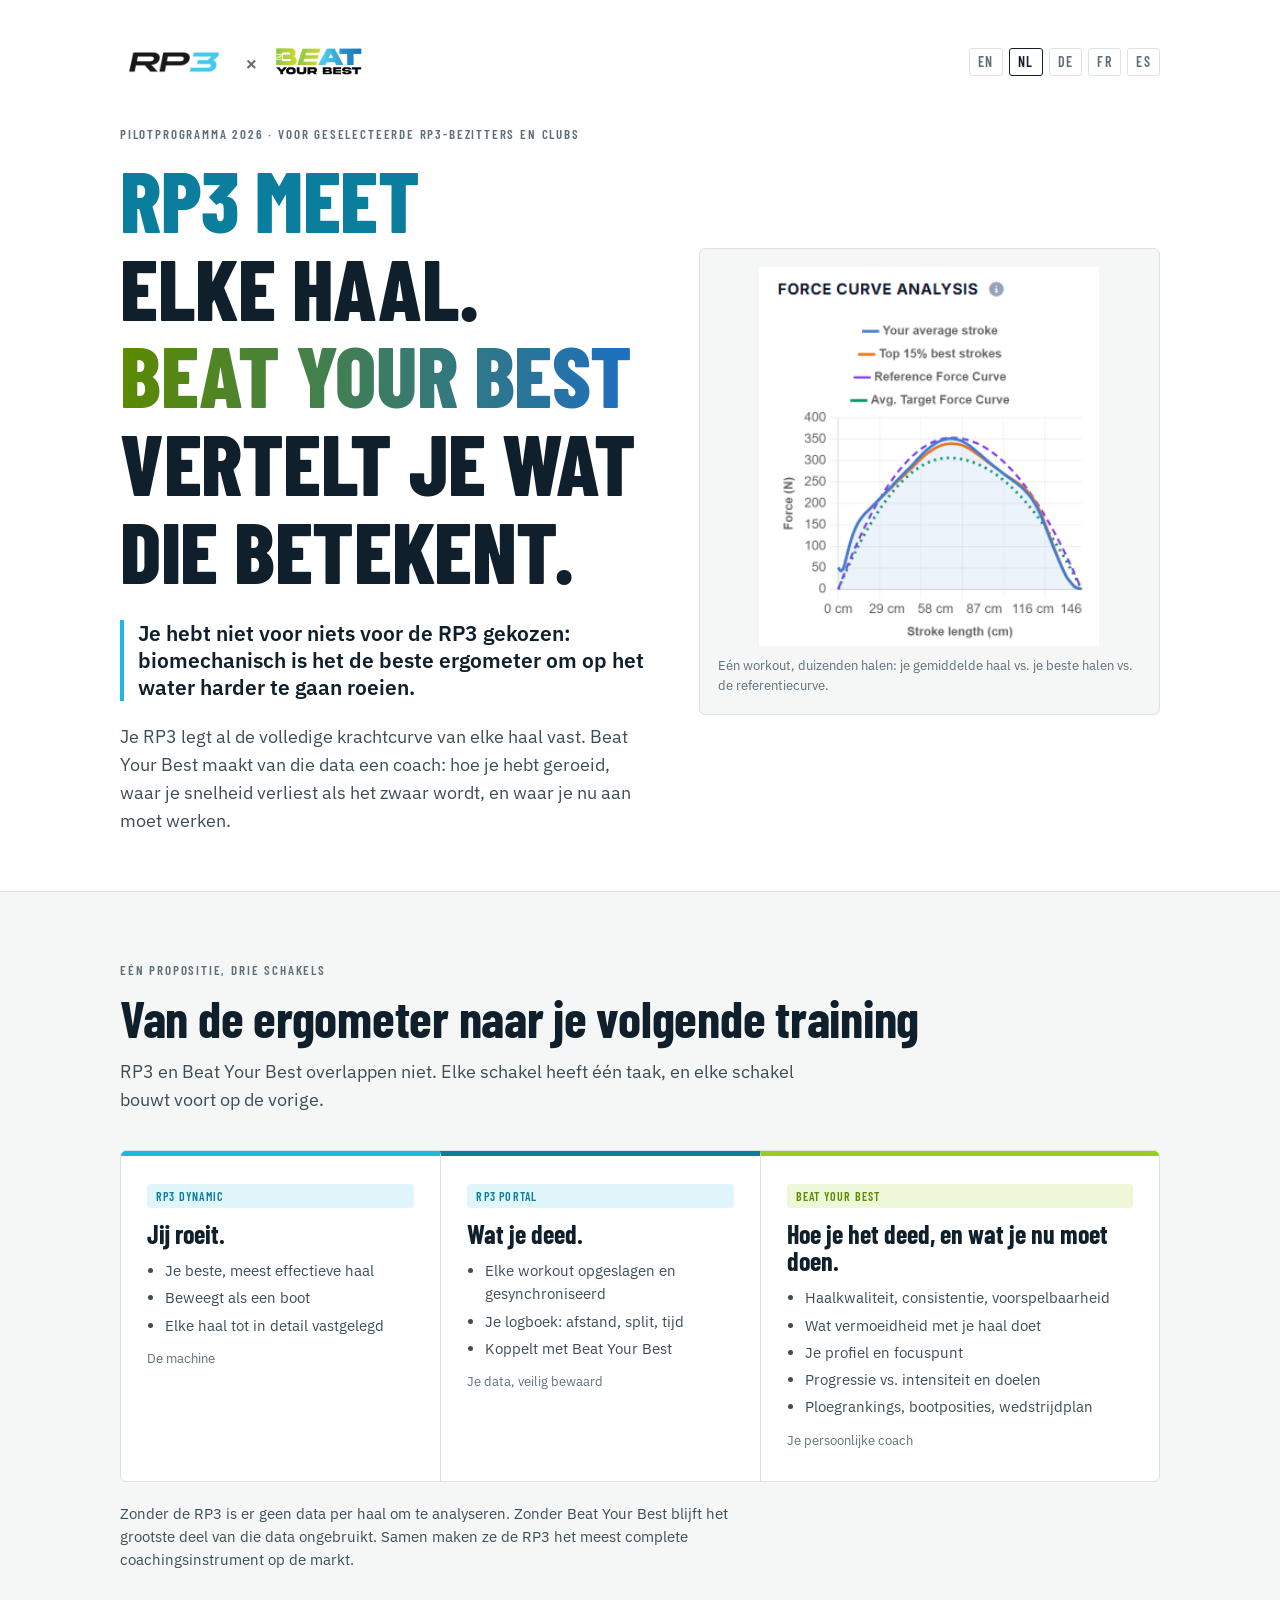
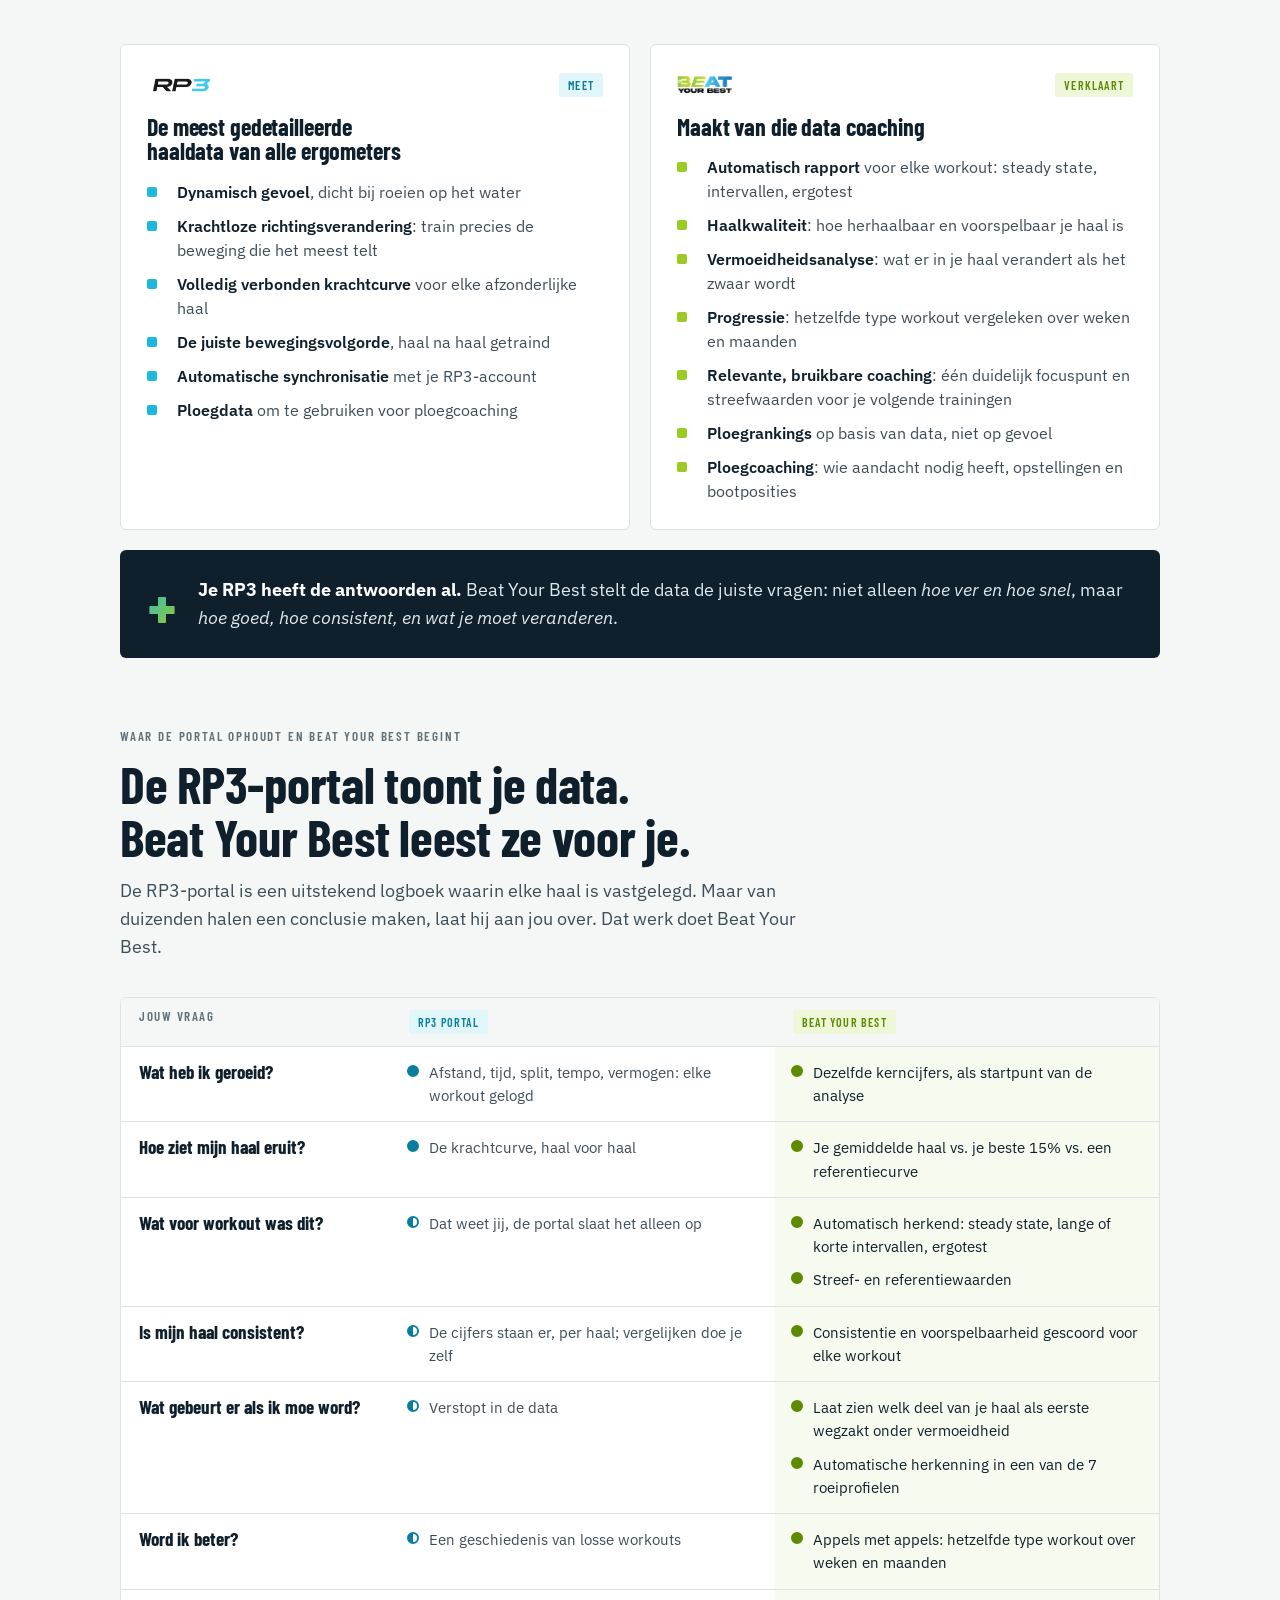
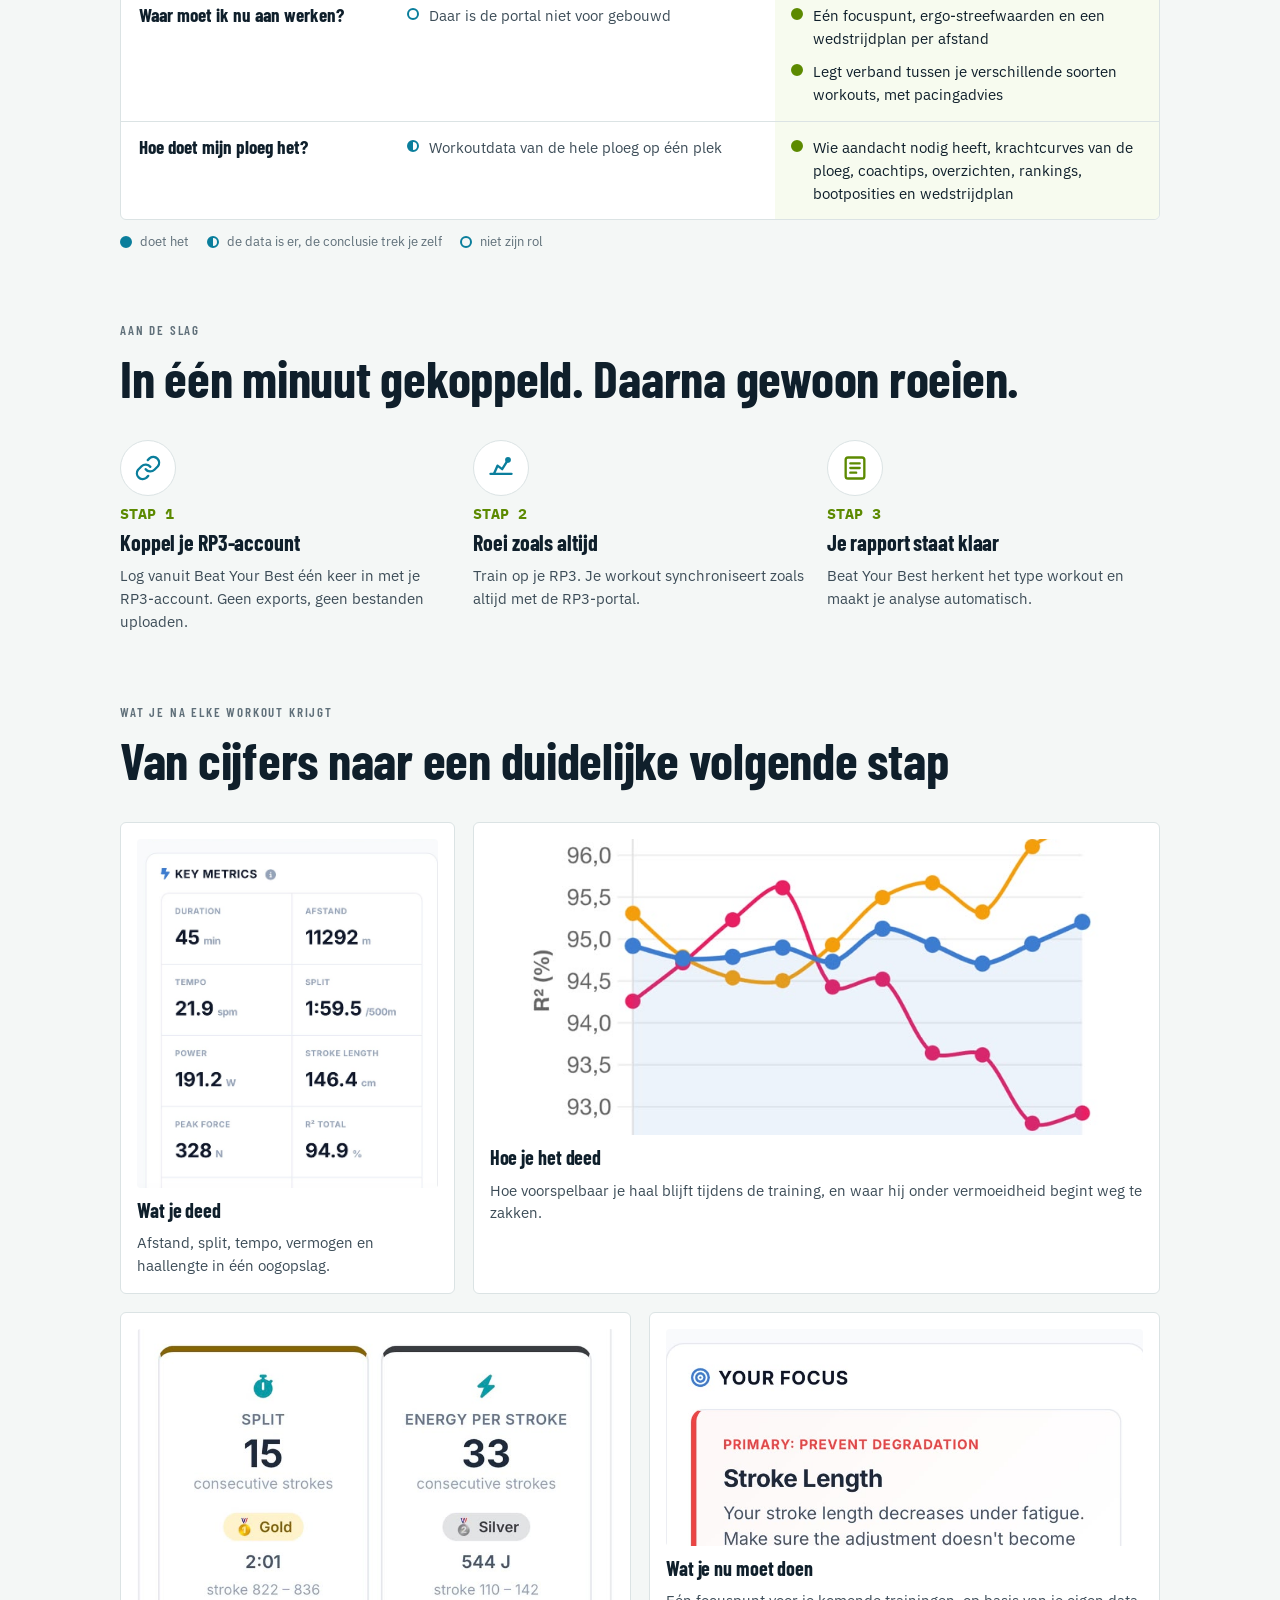
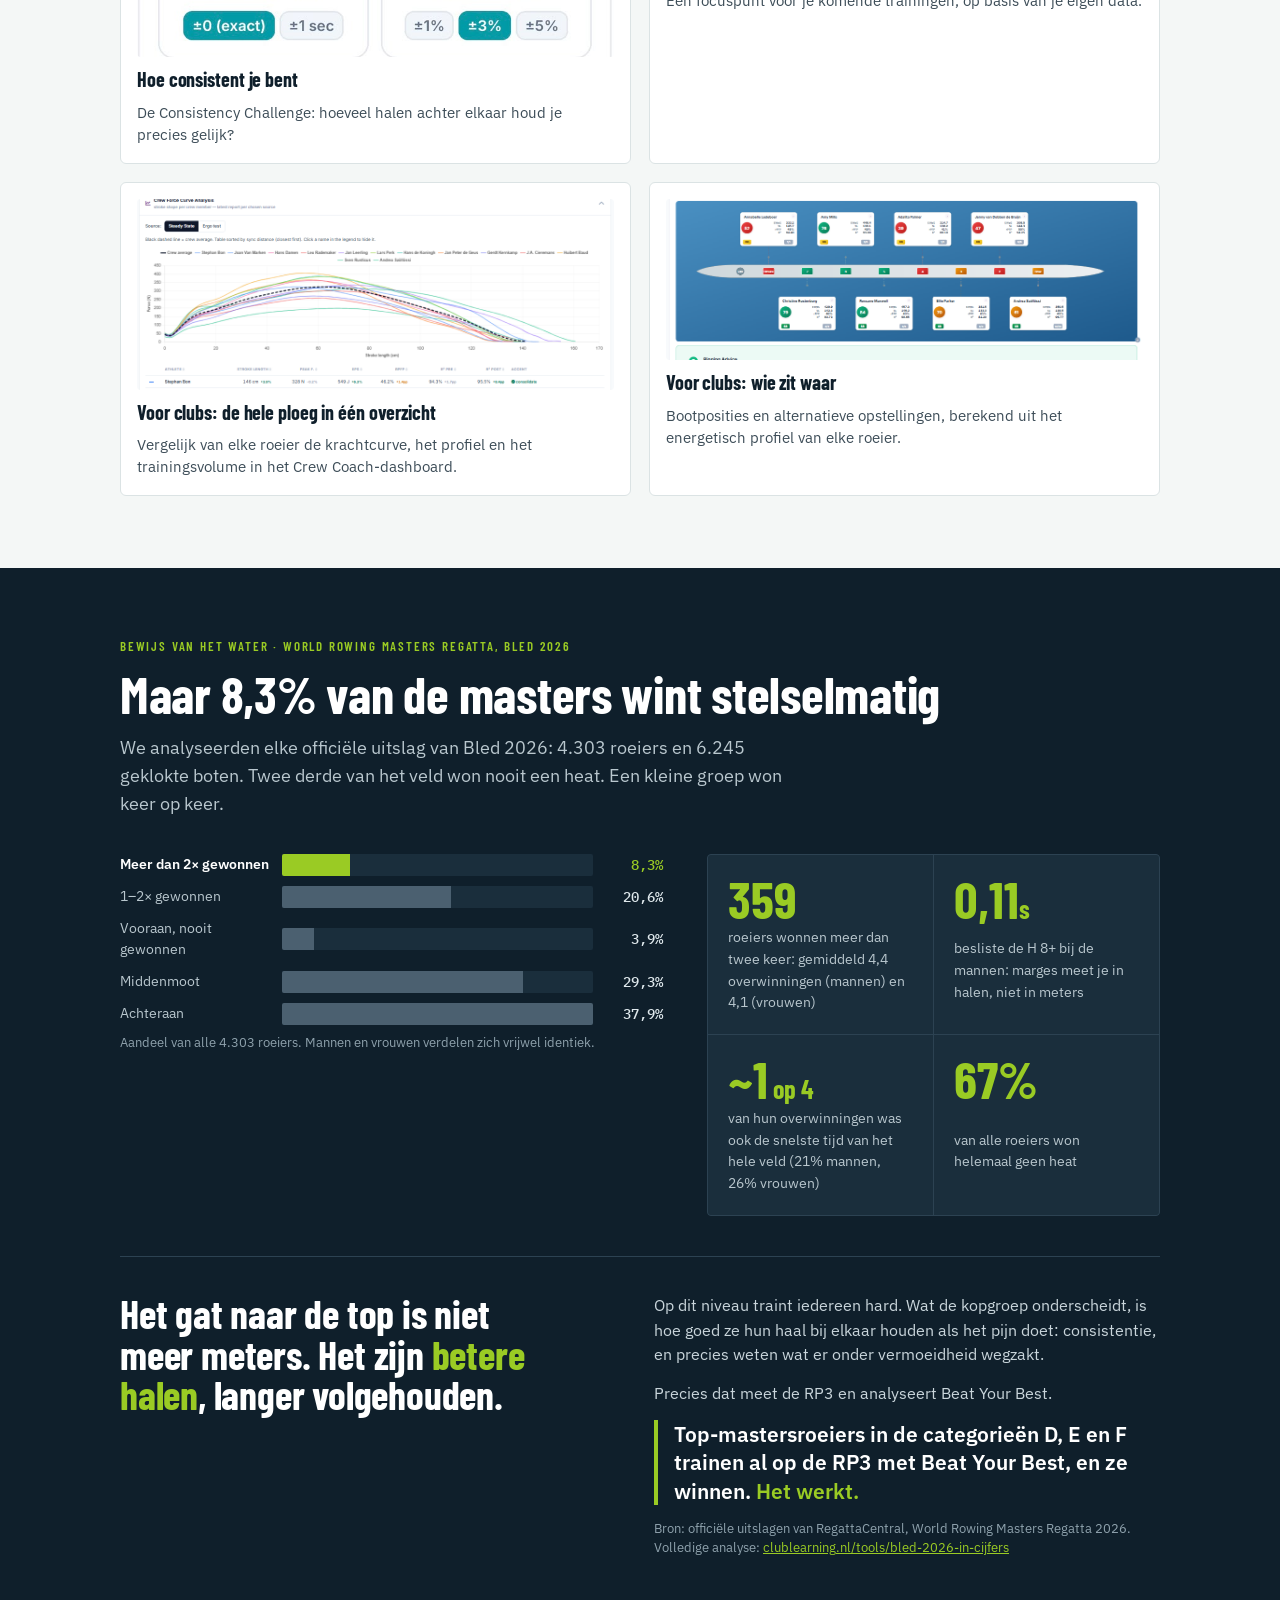
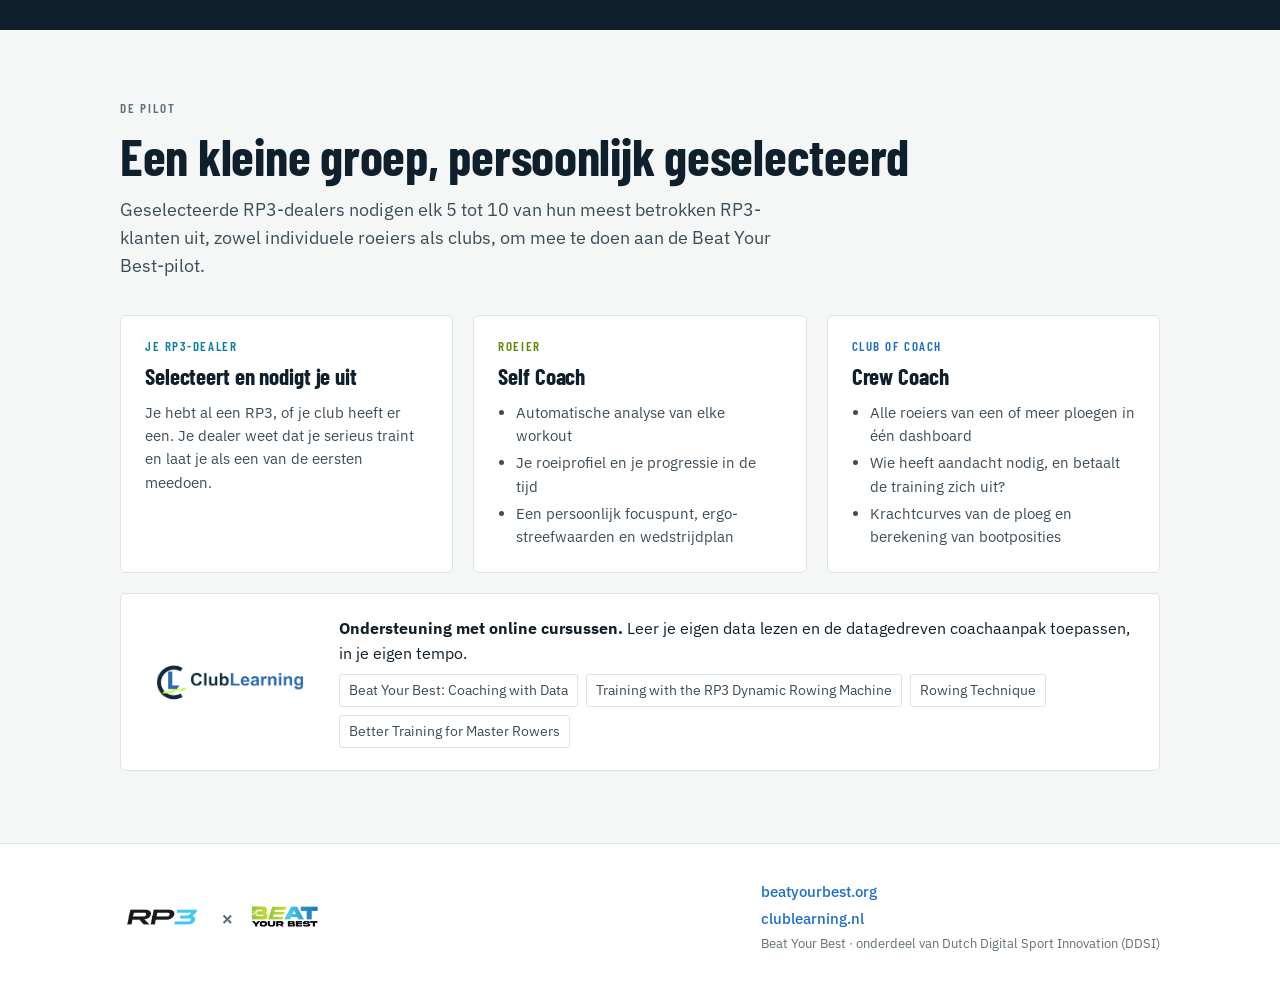
<file: rp3-nl.html>
<!DOCTYPE html>
<html lang="nl">
<head>
  <meta charset="UTF-8">
  <meta name="viewport" content="width=device-width, initial-scale=1.0, viewport-fit=cover">
  <!-- Pilot document for RP3 dealers: reachable by link, kept out of search engines -->
  <meta name="robots" content="noindex, nofollow">
  <meta name="description" content="Hoe RP3 en Beat Your Best samenwerken: RP3 meet elke haal, Beat Your Best vertelt je wat die betekent.">
  <title>RP3 × Beat Your Best</title>
  <link rel="icon" type="image/x-icon" href="assets/favicon.ico">
  <link rel="icon" type="image/png" sizes="16x16" href="assets/favicon-16x16.png">
  <link rel="icon" type="image/png" sizes="32x32" href="assets/favicon-32x32.png">
  <link rel="apple-touch-icon" sizes="180x180" href="assets/apple-touch-icon.png">

<link rel="preconnect" href="https://fonts.googleapis.com">
<link rel="preconnect" href="https://fonts.gstatic.com" crossorigin>
<link rel="stylesheet" href="https://fonts.googleapis.com/css2?family=Barlow+Condensed:wght@500;600;700;800&family=IBM+Plex+Sans:wght@400;500;600&family=IBM+Plex+Mono:wght@500&display=swap">
<style>
  /* Single light theme on purpose: both brand logos carry dark lettering on a transparent ground. */
  :root {
    color-scheme: light;
    --ground: #f4f7f6;
    --paper: #ffffff;
    --ink: #0f1f2b;
    --ink-2: #3d4d58;
    --muted: #5f6f79;
    --line: #dbe3e4;
    --rp3: #1fb8dd;        /* RP3 cyan */
    --rp3-deep: #0a7e9c;
    --byb: #9acb24;        /* BYB lime */
    --byb-deep: #5c8a00;
    --byb-blue: #1d6fc2;
    --night: #0f1f2b;
    --night-2: #1a2e3c;
    --display: "Barlow Condensed", "Arial Narrow", "Helvetica Neue", Arial, sans-serif;
    --body: "IBM Plex Sans", "Segoe UI", system-ui, sans-serif;
    --mono: "IBM Plex Mono", ui-monospace, Consolas, monospace;
  }
  *, *::before, *::after { box-sizing: border-box; }
  body {
    margin: 0;
    background: var(--ground);
    color: var(--ink);
    font: 400 16px/1.55 var(--body);
    -webkit-font-smoothing: antialiased;
  }
  .wrap { max-width: 1080px; margin: 0 auto; padding-inline: 20px; }
  img { max-width: 100%; height: auto; display: block; }
  h1, h2, h3 { font-family: var(--display); text-wrap: balance; margin: 0; line-height: 1.02; letter-spacing: -0.005em; }
  h2 { font-size: clamp(34px, 5vw, 52px); font-weight: 700; }
  h3 { font-size: 24px; font-weight: 700; }
  p { margin: 0; }
  .eyebrow {
    font: 600 13px/1 var(--display);
    letter-spacing: 0.14em; text-transform: uppercase; color: var(--muted);
  }
  .lede { font-size: 18px; color: var(--ink-2); max-width: 62ch; }
  section { padding-block: 72px; }
  .sec-head { display: grid; gap: 14px; margin-bottom: 36px; }

  /* ---------- Hero ---------- */
  .hero { background: var(--paper); border-bottom: 1px solid var(--line); padding-block: 40px 56px; }
  .logos { display: flex; align-items: center; gap: 18px; flex-wrap: wrap; }
  .logos img { height: 44px; width: auto; }
  .logos .x { font: 500 28px/1 var(--display); color: var(--muted); }
  .hero-grid { display: grid; grid-template-columns: 1.15fr 1fr; gap: 48px; align-items: center; margin-top: 44px; }
  .hero h1 { font-size: clamp(46px, 7.4vw, 86px); font-weight: 800; text-transform: uppercase; }
  .hero h1 .rp3 { color: var(--rp3-deep); }
  .hero h1 .byb { background: linear-gradient(90deg, var(--byb-deep), var(--byb-blue)); -webkit-background-clip: text; background-clip: text; color: transparent; }
  .hero .lede { margin-top: 22px; }
  .hero .confirm {
    margin-top: 26px; max-width: 46ch; padding-left: 14px; border-left: 4px solid var(--rp3);
    font: 600 21px/1.3 var(--body); color: var(--ink);
  }
  .hero-fig { position: relative; background: var(--ground); border: 1px solid var(--line); border-radius: 6px; padding: 18px; }
  .hero-fig img { width: 100%; max-width: 340px; margin: 0 auto; background: #fff; }
  .hero-fig figcaption { font-size: 13px; color: var(--muted); margin-top: 10px; }
  .tag {
    display: inline-block; font: 600 12px/1 var(--display); letter-spacing: .1em; text-transform: uppercase;
    padding: 6px 9px; border-radius: 3px;
  }
  .tag.rp3 { background: #e0f6fb; color: var(--rp3-deep); }
  .tag.byb { background: #eef7d8; color: var(--byb-deep); }

  /* ---------- One proposition: layers ---------- */
  .chain { display: grid; grid-template-columns: 1fr 1fr 1.25fr; gap: 0; background: var(--paper); border: 1px solid var(--line); border-radius: 6px; overflow: hidden; }
  .link { padding: 28px 26px 30px; display: grid; gap: 12px; align-content: start; position: relative; }
  .link + .link { border-left: 1px solid var(--line); }
  .link .step { font: 700 64px/0.9 var(--display); color: var(--line); }
  .link.l1 { border-top: 5px solid var(--rp3); }
  .link.l2 { border-top: 5px solid var(--rp3-deep); }
  .link.l3 { border-top: 5px solid var(--byb); }
  .link .q { font: 700 26px/1.05 var(--display); }
  .link ul { margin: 0; padding-left: 18px; color: var(--ink-2); font-size: 15px; display: grid; gap: 4px; }
  .link .who { font-size: 13px; color: var(--muted); }
  .chain-note { margin-top: 20px; font-size: 15px; color: var(--ink-2); max-width: 70ch; }

  /* ---------- Split: what each does ---------- */
  .duo { display: grid; grid-template-columns: 1fr 1fr; gap: 20px; }
  .card { background: var(--paper); border: 1px solid var(--line); border-radius: 6px; padding: 26px; display: grid; gap: 16px; align-content: start; }
  .card .head { display: flex; align-items: center; gap: 12px; justify-content: space-between; }
  .card .head img { height: 28px; width: auto; }
  .ticks { list-style: none; margin: 0; padding: 0; display: grid; gap: 10px; }
  .ticks li { display: grid; grid-template-columns: 22px 1fr; gap: 8px; font-size: 15.5px; color: var(--ink-2); }
  .ticks li::before { content: ""; width: 10px; height: 10px; margin-top: 7px; border-radius: 2px; background: var(--rp3); }
  .card.byb .ticks li::before { background: var(--byb); }
  .ticks b { color: var(--ink); font-weight: 600; }
  .together {
    grid-column: 1 / -1; background: var(--night); color: #fff; border-radius: 6px; padding: 26px 28px;
    display: grid; grid-template-columns: auto 1fr; gap: 22px; align-items: center;
  }
  .together .plus { font: 800 64px/0.8 var(--display); background: linear-gradient(135deg, var(--rp3), var(--byb)); -webkit-background-clip: text; background-clip: text; color: transparent; }
  .together p { font-size: 18px; color: #dfe8ec; }
  .together b { color: #fff; }

  /* ---------- Portal vs BYB table ---------- */
  .cmp-scroll { overflow-x: auto; background: var(--paper); border: 1px solid var(--line); border-radius: 6px; }
  .cmp { width: 100%; min-width: 640px; border-collapse: collapse; font-size: 15px; }
  .cmp th, .cmp td { text-align: left; vertical-align: top; padding: 14px 18px; border-bottom: 1px solid var(--line); }
  .cmp thead th { background: var(--ground); padding-block: 12px; }
  .cmp thead th:first-child { font: 600 13px/1 var(--display); letter-spacing: .12em; text-transform: uppercase; color: var(--muted); }
  .cmp tbody th { font: 700 19px/1.15 var(--display); width: 26%; }
  .cmp td { width: 37%; color: var(--ink-2); padding-left: 38px; position: relative; }
  .cmp tbody tr:last-child > * { border-bottom: 0; }
  .cmp td:last-child { background: #f7fbef; color: var(--ink); }
  /* Status marker: filled = does it, half = data only, empty = not its role */
  .cmp td::before, .cmp-legend .k { content: ""; width: 12px; height: 12px; border-radius: 50%; border: 2px solid var(--rp3-deep); }
  .cmp td::before { position: absolute; left: 16px; top: 18px; }
  .cmp td.yes::before, .cmp-legend .k.yes { background: var(--rp3-deep); }
  .cmp td:last-child::before { border-color: var(--byb-deep); background: var(--byb-deep); }
  .cmp td.part::before, .cmp-legend .k.part { background: linear-gradient(90deg, var(--rp3-deep) 50%, transparent 50%); }
  .cmp td.no::before, .cmp-legend .k.no { background: transparent; }
  /* Extra point inside one cell, with its own dot */
  .cmp td .also { display: block; position: relative; margin-top: 10px; }
  .cmp td .also::before { content: ""; position: absolute; left: -22px; top: 4px; width: 12px; height: 12px; border-radius: 50%; background: var(--byb-deep); border: 2px solid var(--byb-deep); }
  .cmp-legend { margin-top: 12px; font-size: 13px; color: var(--muted); display: flex; flex-wrap: wrap; align-items: center; gap: 6px 8px; }
  .cmp-legend .k { display: inline-block; margin-left: 10px; }
  .cmp-legend .k:first-child { margin-left: 0; }

  /* ---------- Connect steps ---------- */
  .steps { display: grid; grid-template-columns: repeat(3, 1fr); gap: 20px; counter-reset: s; }
  .stp { display: grid; gap: 10px; align-content: start; }
  .stp .n { font: 700 15px/1 var(--mono); color: var(--byb-deep); }
  .stp .icon { width: 56px; height: 56px; border-radius: 50%; background: var(--paper); border: 1px solid var(--line); display: grid; place-items: center; }
  .stp .icon svg { width: 28px; height: 28px; }
  .stp h3 { font-size: 22px; }
  .stp p { color: var(--ink-2); font-size: 15px; }

  /* ---------- Gallery ---------- */
  .gallery { display: grid; grid-template-columns: repeat(6, 1fr); gap: 18px; }
  .shot { background: var(--paper); border: 1px solid var(--line); border-radius: 6px; padding: 16px; display: grid; gap: 12px; align-content: start; }
  .shot .frame { background: #fff; border-radius: 4px; overflow: hidden; display: grid; place-items: center; }
  .shot h3 { font-size: 20px; }
  .shot p { font-size: 14.5px; color: var(--ink-2); }
  .span-2 { grid-column: span 2; }
  .span-3 { grid-column: span 3; }
  .span-4 { grid-column: span 4; }

  /* ---------- Bled proof (dark band, echoes the Bled analysis) ---------- */
  .bled { background: var(--night); color: #e8eef1; }
  .bled .eyebrow { color: var(--byb); }
  .bled h2 { color: #fff; }
  .bled .lede { color: #b9c7ce; }
  .bled-grid { display: grid; grid-template-columns: 1.2fr 1fr; gap: 44px; align-items: start; }
  .tiers { display: grid; gap: 10px; }
  .tier { display: grid; grid-template-columns: 150px 1fr 58px; gap: 12px; align-items: center; font-size: 14px; }
  .tier .lbl { color: #b9c7ce; }
  .tier .bar { height: 22px; background: var(--night-2); border-radius: 2px; overflow: hidden; }
  .tier .bar i { display: block; height: 100%; background: #4b6070; }
  .tier .val { font: 500 14px/1 var(--mono); text-align: right; color: #dfe8ec; font-variant-numeric: tabular-nums; }
  .tier.top .lbl { color: #fff; font-weight: 600; }
  .tier.top .bar i { background: var(--byb); }
  .tier.top .val { color: var(--byb); }
  .tiers-note { font-size: 12.5px; color: #8fa2ad; margin-top: 8px; }
  .big-stats { display: grid; grid-template-columns: 1fr 1fr; gap: 1px; background: #2c4252; border: 1px solid #2c4252; border-radius: 4px; overflow: hidden; }
  .big-stats > div { background: var(--night-2); padding: 20px; display: grid; gap: 6px; }
  .big-stats .num { font: 700 52px/0.9 var(--display); color: var(--byb); }
  .big-stats .num small { font-size: 26px; }
  .big-stats p { font-size: 14px; color: #b9c7ce; }
  .claim { margin-top: 40px; display: grid; grid-template-columns: 1fr 1fr; gap: 28px; border-top: 1px solid #2c4252; padding-top: 36px; }
  .claim h3 { font-size: clamp(28px, 3.8vw, 40px); color: #fff; }
  .claim h3 em { font-style: normal; color: var(--byb); }
  .claim .txt { display: grid; gap: 14px; color: #c9d5db; font-size: 16px; }
  .claim .proof { border-left: 4px solid var(--byb); padding-left: 16px; font: 600 21px/1.35 var(--body); color: #fff; }
  .claim .proof em { font-style: normal; color: var(--byb); }
  .claim .src { font-size: 12.5px; color: #8fa2ad; }
  .claim a { color: var(--byb); }

  /* ---------- Pilot ---------- */
  .pilot-grid { display: grid; grid-template-columns: repeat(3, 1fr); gap: 20px; }
  .who-card { background: var(--paper); border: 1px solid var(--line); border-radius: 6px; padding: 24px; display: grid; gap: 12px; align-content: start; }
  .who-card .role { font: 600 13px/1 var(--display); letter-spacing: .12em; text-transform: uppercase; }
  .who-card:nth-child(1) .role { color: var(--rp3-deep); }
  .who-card:nth-child(2) .role { color: var(--byb-deep); }
  .who-card:nth-child(3) .role { color: var(--byb-blue); }
  .who-card h3 { font-size: 23px; }
  .who-card p, .who-card li { font-size: 15px; color: var(--ink-2); }
  .who-card ul { margin: 0; padding-left: 18px; display: grid; gap: 4px; }
  .courses { margin-top: 20px; background: var(--paper); border: 1px solid var(--line); border-radius: 6px; padding: 22px 24px; display: grid; grid-template-columns: 170px 1fr; gap: 24px; align-items: center; }
  .courses img { width: 170px; }
  .courses ul { list-style: none; margin: 8px 0 0; padding: 0; display: flex; flex-wrap: wrap; gap: 8px; }
  .courses li { font-size: 13.5px; border: 1px solid var(--line); border-radius: 3px; padding: 5px 9px; color: var(--ink-2); }

  /* ---------- Footer ---------- */
  footer { background: var(--paper); border-top: 1px solid var(--line); padding-block: 36px 44px; }
  .foot { display: flex; justify-content: space-between; align-items: center; gap: 24px; flex-wrap: wrap; }
  .foot .logos img { height: 34px; }
  .foot .links { display: grid; gap: 4px; font-size: 15px; }
  .foot a { color: var(--byb-blue); font-weight: 500; text-decoration: none; }
  .foot a:hover, .foot a:focus-visible { text-decoration: underline; }
  a:focus-visible { outline: 2px solid var(--byb-blue); outline-offset: 2px; }

  /* ---------- Responsive ---------- */
  @media screen and (max-width: 880px) {
    .hero-grid, .bled-grid, .claim { grid-template-columns: 1fr; }
    .chain, .steps, .pilot-grid { grid-template-columns: 1fr; }
    .link + .link { border-left: 0; border-top: 1px solid var(--line); }
    .duo { grid-template-columns: 1fr; }
    .gallery { grid-template-columns: 1fr 1fr; }
    .span-2, .span-3, .span-4 { grid-column: span 1; }
    .gallery .wide { grid-column: 1 / -1; }
  }
  /* Phone: the comparison table becomes stacked blocks, so nothing hides off to the right */
  @media screen and (max-width: 700px) {
    .cmp { min-width: 0; }
    .cmp-scroll { overflow-x: visible; }
    .cmp thead { display: none; }
    .cmp, .cmp tbody, .cmp tr, .cmp th, .cmp td { display: block; width: auto; }
    .cmp th, .cmp td { border-bottom: 0; }
    .cmp tbody tr { border-bottom: 1px solid var(--line); }
    .cmp tbody tr:last-child { border-bottom: 0; }
    .cmp tbody th { width: auto; padding: 16px 16px 4px; }
    .cmp td { padding: 30px 16px 12px 38px; }
    .cmp td:last-child { padding-bottom: 16px; }
    .cmp td::before { top: 34px; }
    .cmp td::after { position: absolute; top: 12px; left: 16px; font: 600 11px/1 var(--display); letter-spacing: .1em; text-transform: uppercase; }
    .cmp td:nth-of-type(1)::after { content: "RP3 Portal"; color: var(--rp3-deep); }
    .cmp td:nth-of-type(2)::after { content: "Beat Your Best"; color: var(--byb-deep); }
  }
  @media screen and (max-width: 560px) {
    section { padding-block: 52px; }
    .gallery { grid-template-columns: 1fr; }
    .together { grid-template-columns: 1fr; }
    .tier { grid-template-columns: 104px 1fr 50px; font-size: 13px; }
    .big-stats { grid-template-columns: 1fr; }
    .courses { grid-template-columns: 1fr; }
    .logos img { height: 36px; }
  }
  /* ---------- Note: app language availability (non-EN/NL versions) ---------- */
  .lang-note { margin-top: 20px; padding: 14px 18px; background: var(--paper); border: 1px solid var(--line); border-left: 4px solid var(--byb-blue); border-radius: 6px; font-size: 15px; color: var(--ink); }

  /* ---------- Language switch ---------- */
  .lang { margin-left: auto; display: flex; gap: 6px; font: 600 14px/1 var(--display); letter-spacing: .1em; }
  .lang a { color: var(--muted); text-decoration: none; padding: 6px 8px; border: 1px solid var(--line); border-radius: 3px; }
  .lang a[aria-current="page"] { color: var(--ink); border-color: var(--ink); }
  .lang a:hover, .lang a:focus-visible { color: var(--ink); }

  /* ---------- Print / PDF: keep the desktop layout, scaled to A4 ---------- */
  @page { size: A4; margin: 10mm; }
  @media print {
    :root { --ground: #ffffff; }
    html { zoom: 0.57; }
    footer { padding-block: 14px 0; }
    .pilot { padding-bottom: 20px; }
    * { -webkit-print-color-adjust: exact; print-color-adjust: exact; }
    .lang { display: none; }
    /* Gradient text renders with a stray box in PDF: use the solid brand colour */
    .hero h1 .byb { background: none; color: var(--byb-deep); }
    section { padding-block: 36px; }
    .hero { padding-block: 24px 36px; }
    .sec-head { break-after: avoid; }
    .link, .card, .together, .cmp tr, .stp, .shot, .tiers, .big-stats, .claim, .who-card, .courses { break-inside: avoid; }
    .cmp-scroll { overflow: visible; }
  }
</style>
</head>
<body>
<!-- ============ HERO ============ -->
<header class="hero">
  <div class="wrap">
    <div class="logos">
      <img src="assets/rp3/rp3-logo.png" alt="RP3 Rowing">
      <span class="x" aria-hidden="true">×</span>
      <img src="assets/rp3/byb-logo.png" alt="Beat Your Best">
      <nav class="lang" aria-label="Taal"><a href="rp3.html" lang="en">EN</a><a href="rp3-nl.html" aria-current="page" lang="nl">NL</a><a href="rp3-de.html" lang="de">DE</a><a href="rp3-fr.html" lang="fr">FR</a><a href="rp3-es.html" lang="es">ES</a></nav>
    </div>
    <div class="hero-grid">
      <div>
        <p class="eyebrow">Pilotprogramma 2026 · voor geselecteerde RP3-bezitters en clubs</p>
        <h1 style="margin-top:14px"><span class="rp3">RP3 meet</span> elke haal.<br><span class="byb">Beat Your Best</span> vertelt je wat die betekent.</h1>
        <p class="confirm">Je hebt niet voor niets voor de RP3 gekozen: biomechanisch is het de beste ergometer om op het water harder te gaan roeien.</p>
        <p class="lede">Je RP3 legt al de volledige krachtcurve van elke haal vast. Beat Your Best maakt van die data een coach: hoe je hebt geroeid, waar je snelheid verliest als het zwaar wordt, en waar je nu aan moet werken.</p>
      </div>
      <figure class="hero-fig" style="margin:0">
        <img src="assets/rp3/force-curve.png" alt="Krachtcurve: je gemiddelde haal, je beste 15% halen en een referentiecurve, over de haallengte in cm">
        <figcaption>Eén workout, duizenden halen: je gemiddelde haal vs. je beste halen vs. de referentiecurve.</figcaption>
      </figure>
    </div>
  </div>
</header>

<main>
<!-- ============ ONE CHAIN ============ -->
<section>
  <div class="wrap">
    <div class="sec-head">
      <p class="eyebrow">Eén propositie, drie schakels</p>
      <h2>Van de ergometer naar je volgende training</h2>
      <p class="lede">RP3 en Beat Your Best overlappen niet. Elke schakel heeft één taak, en elke schakel bouwt voort op de vorige.</p>
    </div>
    <div class="chain">
      <div class="link l1">
        <span class="tag rp3">RP3 Dynamic</span>
        <p class="q">Jij roeit.</p>
        <ul>
          <li>Je beste, meest effectieve haal</li>
          <li>Beweegt als een boot</li>
          <li>Elke haal tot in detail vastgelegd</li>
        </ul>
        <p class="who">De machine</p>
      </div>
      <div class="link l2">
        <span class="tag rp3">RP3 Portal</span>
        <p class="q">Wat je deed.</p>
        <ul>
          <li>Elke workout opgeslagen en gesynchroniseerd</li>
          <li>Je logboek: afstand, split, tijd</li>
          <li>Koppelt met Beat Your Best</li>
        </ul>
        <p class="who">Je data, veilig bewaard</p>
      </div>
      <div class="link l3">
        <span class="tag byb">Beat Your Best</span>
        <p class="q">Hoe je het deed, en wat je nu moet doen.</p>
        <ul>
          <li>Haalkwaliteit, consistentie, voorspelbaarheid</li>
          <li>Wat vermoeidheid met je haal doet</li>
          <li>Je profiel en focuspunt</li>
          <li>Progressie vs. intensiteit en doelen</li>
          <li>Ploegrankings, bootposities, wedstrijdplan</li>
        </ul>
        <p class="who">Je persoonlijke coach</p>
      </div>
    </div>
    <p class="chain-note">Zonder de RP3 is er geen data per haal om te analyseren. Zonder Beat Your Best blijft het grootste deel van die data ongebruikt. Samen maken ze de RP3 het meest complete coachingsinstrument op de markt.</p>
  </div>
</section>

<!-- ============ WHO DOES WHAT ============ -->
<section style="padding-top:0">
  <div class="wrap">
    <div class="duo">
      <div class="card rp3">
        <div class="head"><img src="assets/rp3/rp3-logo.png" alt="RP3"><span class="tag rp3">Meet</span></div>
        <h3>De meest gedetailleerde haaldata van alle ergometers</h3>
        <ul class="ticks">
          <li><span><b>Dynamisch gevoel</b>, dicht bij roeien op het water</span></li>
          <li><span><b>Krachtloze richtingsverandering</b>: train precies de beweging die het meest telt</span></li>
          <li><span><b>Volledig verbonden krachtcurve</b> voor elke afzonderlijke haal</span></li>
          <li><span><b>De juiste bewegingsvolgorde</b>, haal na haal getraind</span></li>
          <li><span><b>Automatische synchronisatie</b> met je RP3-account</span></li>
          <li><span><b>Ploegdata</b> om te gebruiken voor ploegcoaching</span></li>
        </ul>
      </div>
      <div class="card byb">
        <div class="head"><img src="assets/rp3/byb-logo.png" alt="Beat Your Best"><span class="tag byb">Verklaart</span></div>
        <h3>Maakt van die data coaching</h3>
        <ul class="ticks">
          <li><span><b>Automatisch rapport</b> voor elke workout: steady state, intervallen, ergotest</span></li>
          <li><span><b>Haalkwaliteit</b>: hoe herhaalbaar en voorspelbaar je haal is</span></li>
          <li><span><b>Vermoeidheidsanalyse</b>: wat er in je haal verandert als het zwaar wordt</span></li>
          <li><span><b>Progressie</b>: hetzelfde type workout vergeleken over weken en maanden</span></li>
          <li><span><b>Relevante, bruikbare coaching</b>: één duidelijk focuspunt en streefwaarden voor je volgende trainingen</span></li>
          <li><span><b>Ploegrankings</b> op basis van data, niet op gevoel</span></li>
          <li><span><b>Ploegcoaching</b>: wie aandacht nodig heeft, opstellingen en bootposities</span></li>
        </ul>
      </div>
      <div class="together">
        <span class="plus" aria-hidden="true">+</span>
        <p><b>Je RP3 heeft de antwoorden al.</b> Beat Your Best stelt de data de juiste vragen: niet alleen <i>hoe ver en hoe snel</i>, maar <i>hoe goed, hoe consistent, en wat je moet veranderen</i>.</p>
      </div>
    </div>
  </div>
</section>

<!-- ============ PORTAL VS BYB ============ -->
<section style="padding-top:0">
  <div class="wrap">
    <div class="sec-head">
      <p class="eyebrow">Waar de portal ophoudt en Beat Your Best begint</p>
      <h2>De RP3-portal toont je data. Beat Your Best leest ze voor je.</h2>
      <p class="lede">De RP3-portal is een uitstekend logboek waarin elke haal is vastgelegd. Maar van duizenden halen een conclusie maken, laat hij aan jou over. Dat werk doet Beat Your Best.</p>
    </div>
    <div class="cmp-scroll">
      <table class="cmp">
        <thead>
          <tr>
            <th scope="col">Jouw vraag</th>
            <th scope="col"><span class="tag rp3">RP3 Portal</span></th>
            <th scope="col"><span class="tag byb">Beat Your Best</span></th>
          </tr>
        </thead>
        <tbody>
          <tr>
            <th scope="row">Wat heb ik geroeid?</th>
            <td class="yes">Afstand, tijd, split, tempo, vermogen: elke workout gelogd</td>
            <td class="yes">Dezelfde kerncijfers, als startpunt van de analyse</td>
          </tr>
          <tr>
            <th scope="row">Hoe ziet mijn haal eruit?</th>
            <td class="yes">De krachtcurve, haal voor haal</td>
            <td class="yes">Je gemiddelde haal vs. je beste 15% vs. een referentiecurve</td>
          </tr>
          <tr>
            <th scope="row">Wat voor workout was dit?</th>
            <td class="part">Dat weet jij, de portal slaat het alleen op</td>
            <td class="yes">Automatisch herkend: steady state, lange of korte intervallen, ergotest<span class="also">Streef- en referentiewaarden</span></td>
          </tr>
          <tr>
            <th scope="row">Is mijn haal consistent?</th>
            <td class="part">De cijfers staan er, per haal; vergelijken doe je zelf</td>
            <td class="yes">Consistentie en voorspelbaarheid gescoord voor elke workout</td>
          </tr>
          <tr>
            <th scope="row">Wat gebeurt er als ik moe word?</th>
            <td class="part">Verstopt in de data</td>
            <td class="yes">Laat zien welk deel van je haal als eerste wegzakt onder vermoeidheid<span class="also">Automatische herkenning in een van de 7 roeiprofielen</span></td>
          </tr>
          <tr>
            <th scope="row">Word ik beter?</th>
            <td class="part">Een geschiedenis van losse workouts</td>
            <td class="yes">Appels met appels: hetzelfde type workout over weken en maanden</td>
          </tr>
          <tr>
            <th scope="row">Waar moet ik nu aan werken?</th>
            <td class="no">Daar is de portal niet voor gebouwd</td>
            <td class="yes">Eén focuspunt, ergo-streefwaarden en een wedstrijdplan per afstand<span class="also">Legt verband tussen je verschillende soorten workouts, met pacingadvies</span></td>
          </tr>
          <tr>
            <th scope="row">Hoe doet mijn ploeg het?</th>
            <td class="part">Workoutdata van de hele ploeg op één plek</td>
            <td class="yes">Wie aandacht nodig heeft, krachtcurves van de ploeg, coachtips, overzichten, rankings, bootposities en wedstrijdplan</td>
          </tr>
        </tbody>
      </table>
    </div>
    <p class="cmp-legend"><span class="k yes"></span>doet het <span class="k part"></span>de data is er, de conclusie trek je zelf <span class="k no"></span>niet zijn rol</p>
  </div>
</section>

<!-- ============ CONNECT ============ -->
<section style="padding-top:0">
  <div class="wrap">
    <div class="sec-head">
      <p class="eyebrow">Aan de slag</p>
      <h2>In één minuut gekoppeld. Daarna gewoon roeien.</h2>
    </div>
    <div class="steps">
      <div class="stp">
        <div class="icon" aria-hidden="true"><svg viewBox="0 0 24 24" fill="none" stroke="#0a7e9c" stroke-width="2" stroke-linecap="round" stroke-linejoin="round"><path d="M10 13a5 5 0 0 0 7.5.5l3-3a5 5 0 0 0-7-7l-1.7 1.7"/><path d="M14 11a5 5 0 0 0-7.5-.5l-3 3a5 5 0 0 0 7 7l1.7-1.7"/></svg></div>
        <span class="n">STAP 1</span>
        <h3>Koppel je RP3-account</h3>
        <p>Log vanuit Beat Your Best één keer in met je RP3-account. Geen exports, geen bestanden uploaden.</p>
      </div>
      <div class="stp">
        <div class="icon" aria-hidden="true"><svg viewBox="0 0 24 24" fill="none" stroke="#0a7e9c" stroke-width="2" stroke-linecap="round" stroke-linejoin="round"><path d="M3 17h18"/><path d="M6 17l3-7 4 3 5-8"/><circle cx="18" cy="5" r="1.5"/></svg></div>
        <span class="n">STAP 2</span>
        <h3>Roei zoals altijd</h3>
        <p>Train op je RP3. Je workout synchroniseert zoals altijd met de RP3-portal.</p>
      </div>
      <div class="stp">
        <div class="icon" aria-hidden="true"><svg viewBox="0 0 24 24" fill="none" stroke="#5c8a00" stroke-width="2" stroke-linecap="round" stroke-linejoin="round"><rect x="4" y="3" width="16" height="18" rx="2"/><path d="M8 8h8M8 12h8M8 16h5"/></svg></div>
        <span class="n">STAP 3</span>
        <h3>Je rapport staat klaar</h3>
        <p>Beat Your Best herkent het type workout en maakt je analyse automatisch.</p>
      </div>
    </div>
  </div>
</section>

<!-- ============ WHAT YOU SEE ============ -->
<section style="padding-top:0">
  <div class="wrap">
    <div class="sec-head">
      <p class="eyebrow">Wat je na elke workout krijgt</p>
      <h2>Van cijfers naar een duidelijke volgende stap</h2>
    </div>
    <div class="gallery">
      <div class="shot span-2">
        <div class="frame"><img src="assets/rp3/key-metrics.png" alt="Kerncijfers: 45 min, 11.292 m, 21,9 slagen/min, 1:59,5 split, 191,2 W, 146,4 cm haallengte"></div>
        <h3>Wat je deed</h3>
        <p>Afstand, split, tempo, vermogen en haallengte in één oogopslag.</p>
      </div>
      <div class="shot span-4">
        <div class="frame"><img src="assets/rp3/fatigue.png" alt="Lijngrafiek van de voorspelbaarheid van de haal (R²) over een workout; één lijn zakt aan het eind sterk weg"></div>
        <h3>Hoe je het deed</h3>
        <p>Hoe voorspelbaar je haal blijft tijdens de training, en waar hij onder vermoeidheid begint weg te zakken.</p>
      </div>
      <div class="shot span-3">
        <div class="frame"><img src="assets/rp3/consistency.png" alt="Consistency Challenge: 15 opeenvolgende halen met dezelfde split (goud), 33 opeenvolgende halen met dezelfde energie per haal (zilver)"></div>
        <h3>Hoe consistent je bent</h3>
        <p>De Consistency Challenge: hoeveel halen achter elkaar houd je precies gelijk?</p>
      </div>
      <div class="shot span-3">
        <div class="frame"><img src="assets/rp3/focus.png" alt="Jouw focus: primair voorkomen dat je haallengte terugloopt; je haallengte neemt af onder vermoeidheid"></div>
        <h3>Wat je nu moet doen</h3>
        <p>Eén focuspunt voor je komende trainingen, op basis van je eigen data.</p>
      </div>
      <div class="shot span-3 wide">
        <div class="frame"><img src="assets/rp3/crew-force.png" alt="Krachtcurve-analyse van de ploeg: krachtcurves van alle ploegleden over de haallengte"></div>
        <h3>Voor clubs: de hele ploeg in één overzicht</h3>
        <p>Vergelijk van elke roeier de krachtcurve, het profiel en het trainingsvolume in het Crew Coach-dashboard.</p>
      </div>
      <div class="shot span-3 wide">
        <div class="frame"><img src="assets/rp3/boat.png" alt="Berekening van bootposities: acht roeiers in een boot geplaatst op basis van hun energetisch profiel"></div>
        <h3>Voor clubs: wie zit waar</h3>
        <p>Bootposities en alternatieve opstellingen, berekend uit het energetisch profiel van elke roeier.</p>
      </div>
    </div>
  </div>
</section>

<!-- ============ BLED PROOF ============ -->
<section class="bled">
  <div class="wrap">
    <div class="sec-head">
      <p class="eyebrow">Bewijs van het water · World Rowing Masters Regatta, Bled 2026</p>
      <h2>Maar 8,3% van de masters wint stelselmatig</h2>
      <p class="lede">We analyseerden elke officiële uitslag van Bled 2026: 4.303 roeiers en 6.245 geklokte boten. Twee derde van het veld won nooit een heat. Een kleine groep won keer op keer.</p>
    </div>
    <div class="bled-grid">
      <div>
        <div class="tiers" role="img" aria-label="Aandeel roeiers per uitslaggroep in Bled 2026: meer dan twee keer gewonnen 8,3%, een of twee keer gewonnen 20,6%, voorste derde maar nooit gewonnen 3,9%, middelste derde 29,3%, achterste derde 37,9%">
          <div class="tier top"><span class="lbl">Meer dan 2× gewonnen</span><span class="bar"><i style="width:21.9%"></i></span><span class="val">8,3%</span></div>
          <div class="tier"><span class="lbl">1–2× gewonnen</span><span class="bar"><i style="width:54.4%"></i></span><span class="val">20,6%</span></div>
          <div class="tier"><span class="lbl">Vooraan, nooit gewonnen</span><span class="bar"><i style="width:10.3%"></i></span><span class="val">3,9%</span></div>
          <div class="tier"><span class="lbl">Middenmoot</span><span class="bar"><i style="width:77.3%"></i></span><span class="val">29,3%</span></div>
          <div class="tier"><span class="lbl">Achteraan</span><span class="bar"><i style="width:100%"></i></span><span class="val">37,9%</span></div>
        </div>
        <p class="tiers-note">Aandeel van alle 4.303 roeiers. Mannen en vrouwen verdelen zich vrijwel identiek.</p>
      </div>
      <div class="big-stats">
        <div><span class="num">359</span><p>roeiers wonnen meer dan twee keer: gemiddeld 4,4 overwinningen (mannen) en 4,1 (vrouwen)</p></div>
        <div><span class="num">0,11<small>s</small></span><p>besliste de H 8+ bij de mannen: marges meet je in halen, niet in meters</p></div>
        <div><span class="num">~1<small> op 4</small></span><p>van hun overwinningen was ook de snelste tijd van het hele veld (21% mannen, 26% vrouwen)</p></div>
        <div><span class="num">67%</span><p>van alle roeiers won helemaal geen heat</p></div>
      </div>
    </div>
    <div class="claim">
      <h3>Het gat naar de top is niet meer meters. Het zijn <em>betere halen</em>, langer volgehouden.</h3>
      <div class="txt">
        <p>Op dit niveau traint iedereen hard. Wat de kopgroep onderscheidt, is hoe goed ze hun haal bij elkaar houden als het pijn doet: consistentie, en precies weten wat er onder vermoeidheid wegzakt.</p>
        <p>Precies dat meet de RP3 en analyseert Beat Your Best.</p>
        <p class="proof">Top-mastersroeiers in de categorieën D, E en F trainen al op de RP3 met Beat Your Best, en ze winnen. <em>Het werkt.</em></p>
        <p class="src">Bron: officiële uitslagen van RegattaCentral, World Rowing Masters Regatta 2026. Volledige analyse: <a href="https://clublearning.nl/tools/bled-2026-in-cijfers">clublearning.nl/tools/bled-2026-in-cijfers</a></p>
      </div>
    </div>
  </div>
</section>

<!-- ============ PILOT ============ -->
<section class="pilot">
  <div class="wrap">
    <div class="sec-head">
      <p class="eyebrow">De pilot</p>
      <h2>Een kleine groep, persoonlijk geselecteerd</h2>
      <p class="lede">Geselecteerde RP3-dealers nodigen elk 5 tot 10 van hun meest betrokken RP3-klanten uit, zowel individuele roeiers als clubs, om mee te doen aan de Beat Your Best-pilot.</p>
    </div>
    <div class="pilot-grid">
      <div class="who-card">
        <span class="role">Je RP3-dealer</span>
        <h3>Selecteert en nodigt je uit</h3>
        <p>Je hebt al een RP3, of je club heeft er een. Je dealer weet dat je serieus traint en laat je als een van de eersten meedoen.</p>
      </div>
      <div class="who-card">
        <span class="role">Roeier</span>
        <h3>Self Coach</h3>
        <ul>
          <li>Automatische analyse van elke workout</li>
          <li>Je roeiprofiel en je progressie in de tijd</li>
          <li>Een persoonlijk focuspunt, ergo-streefwaarden en wedstrijdplan</li>
        </ul>
      </div>
      <div class="who-card">
        <span class="role">Club of coach</span>
        <h3>Crew Coach</h3>
        <ul>
          <li>Alle roeiers van een of meer ploegen in één dashboard</li>
          <li>Wie heeft aandacht nodig, en betaalt de training zich uit?</li>
          <li>Krachtcurves van de ploeg en berekening van bootposities</li>
        </ul>
      </div>
    </div>
    <div class="courses">
      <img src="assets/rp3/clublearning-logo.png" alt="ClubLearning">
      <div>
        <p><b>Ondersteuning met online cursussen.</b> Leer je eigen data lezen en de datagedreven coachaanpak toepassen, in je eigen tempo.</p>
        <ul>
          <li>Beat Your Best: Coaching with Data</li>
          <li>Training with the RP3 Dynamic Rowing Machine</li>
          <li>Rowing Technique</li>
          <li>Better Training for Master Rowers</li>
        </ul>
      </div>
    </div>
  </div>
</section>
</main>

<footer>
  <div class="wrap foot">
    <div class="logos">
      <img src="assets/rp3/rp3-logo.png" alt="RP3 Rowing">
      <span class="x" aria-hidden="true">×</span>
      <img src="assets/rp3/byb-logo.png" alt="Beat Your Best">
    </div>
    <div class="links">
      <a href="https://beatyourbest.org">beatyourbest.org</a>
      <a href="https://clublearning.nl">clublearning.nl</a>
      <span style="font-size:13px;color:var(--muted)">Beat Your Best · onderdeel van Dutch Digital Sport Innovation (DDSI)</span>
    </div>
  </div>
</footer>
</body>
</html>
</file>
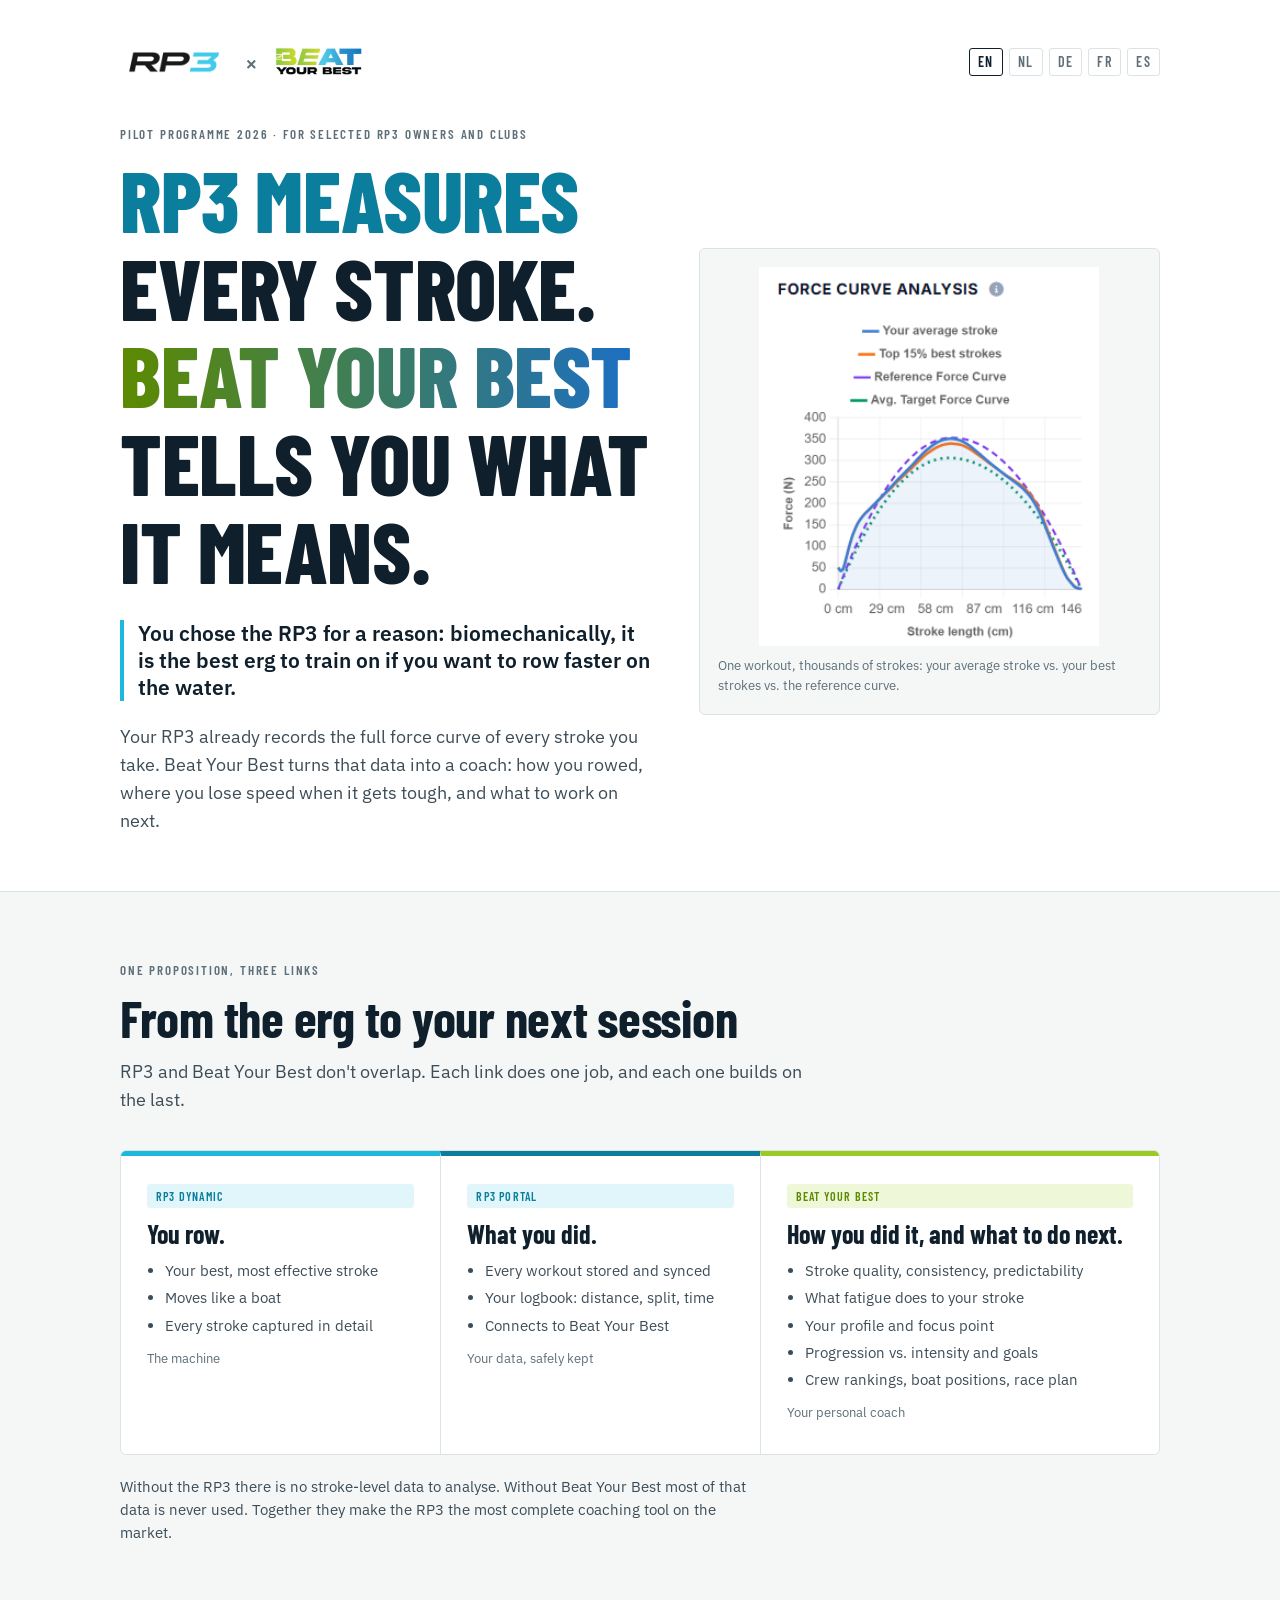
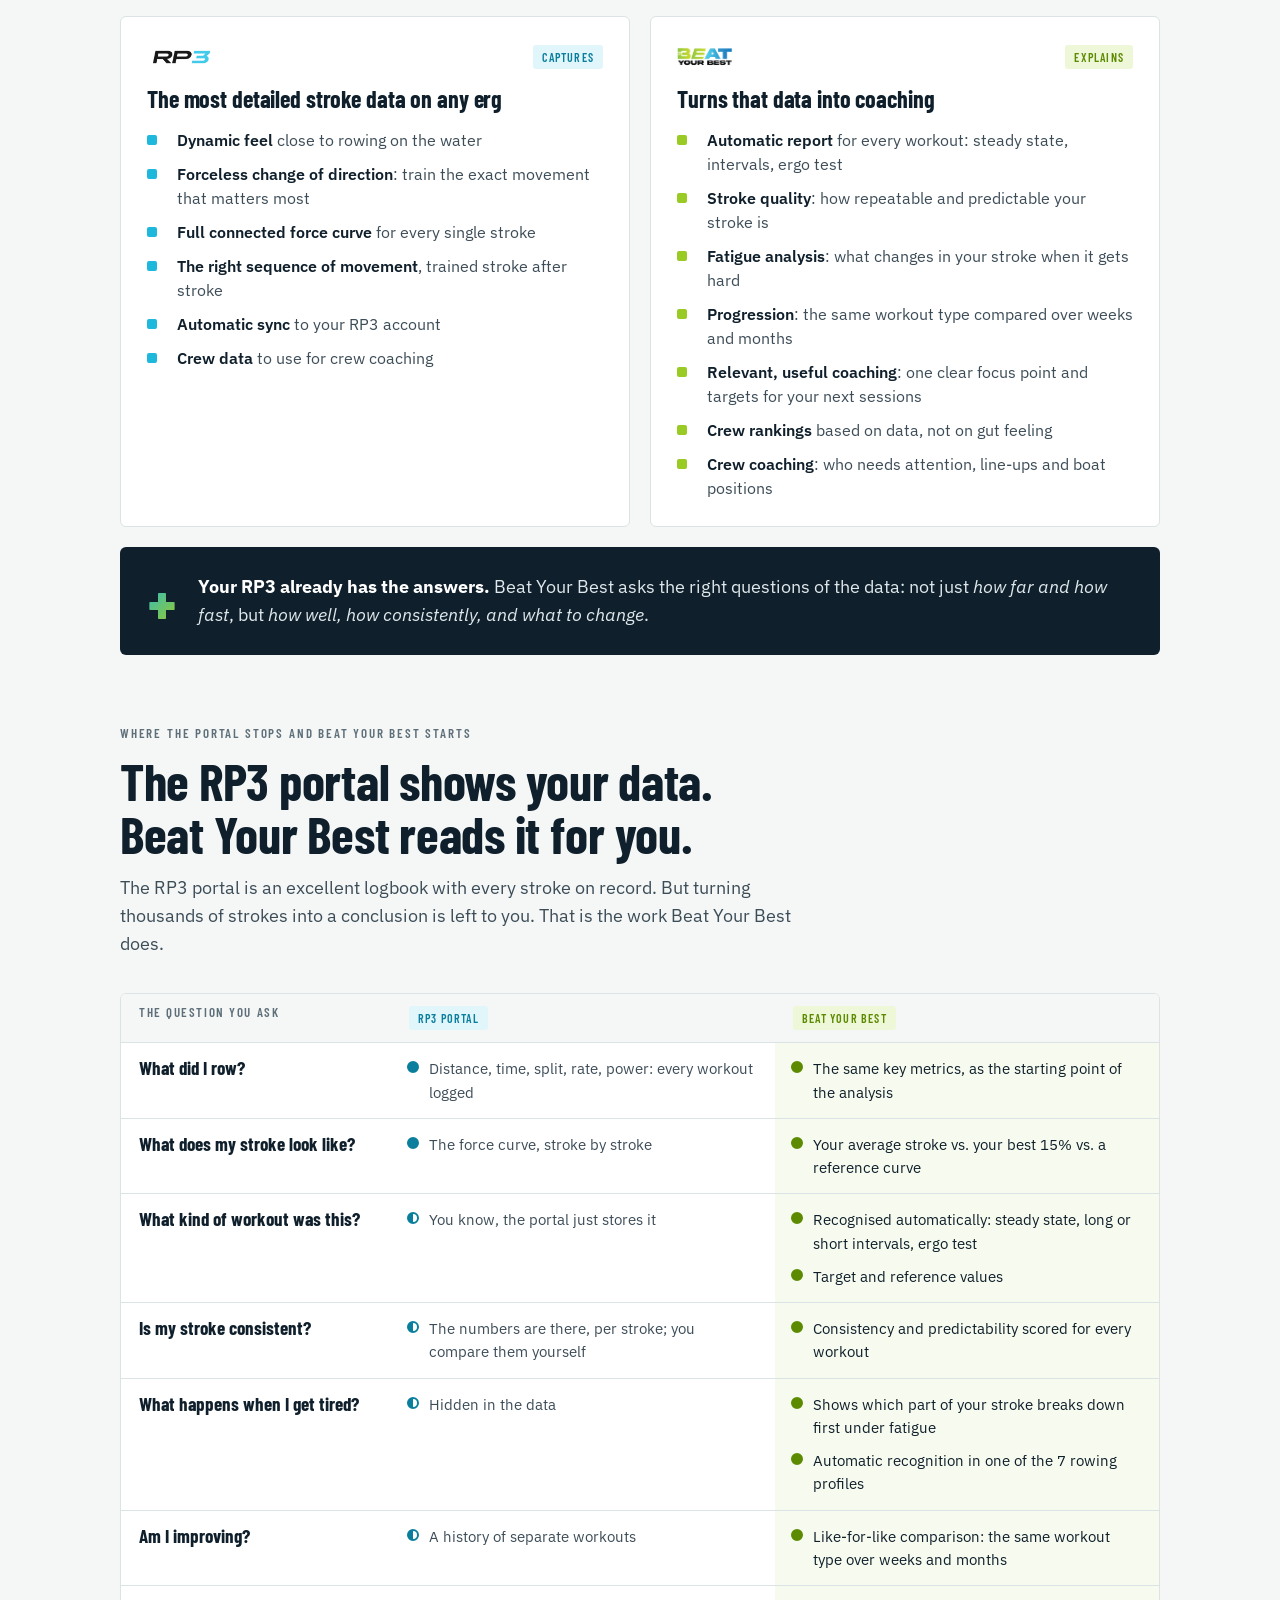
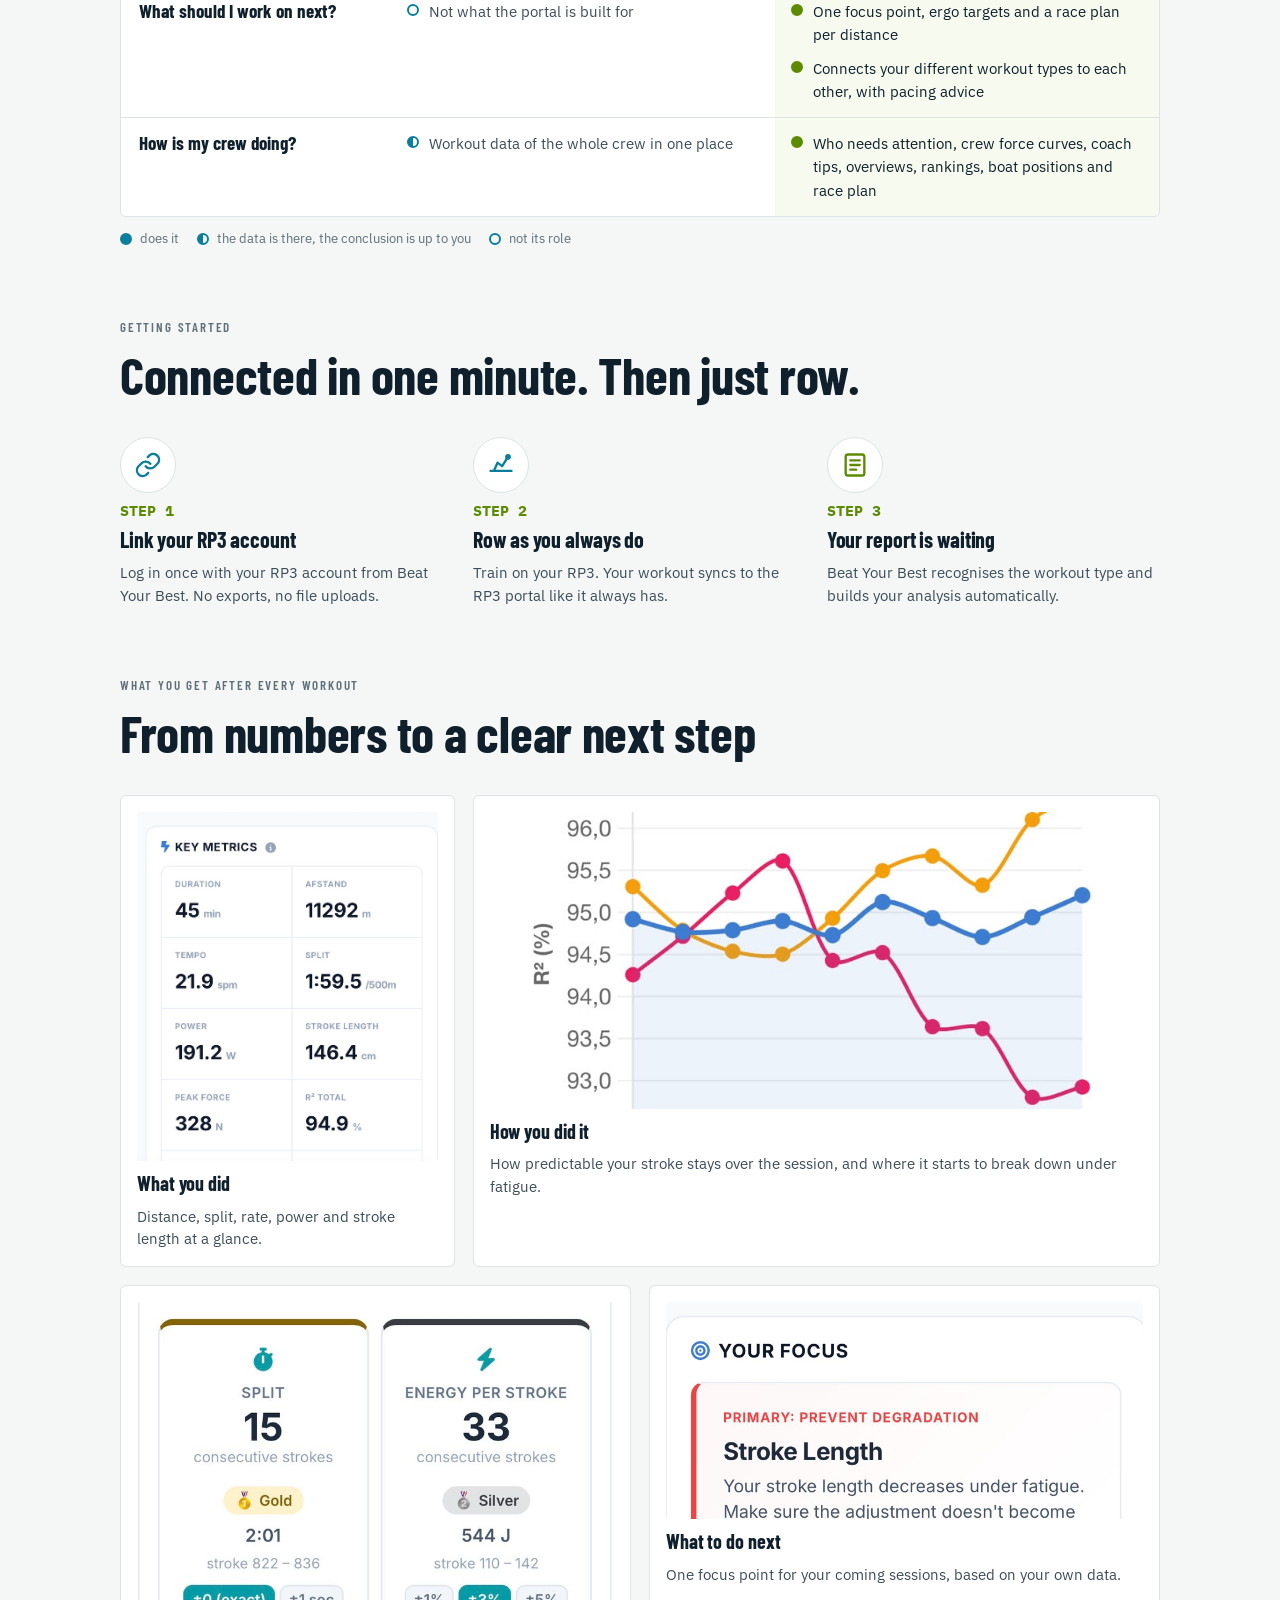
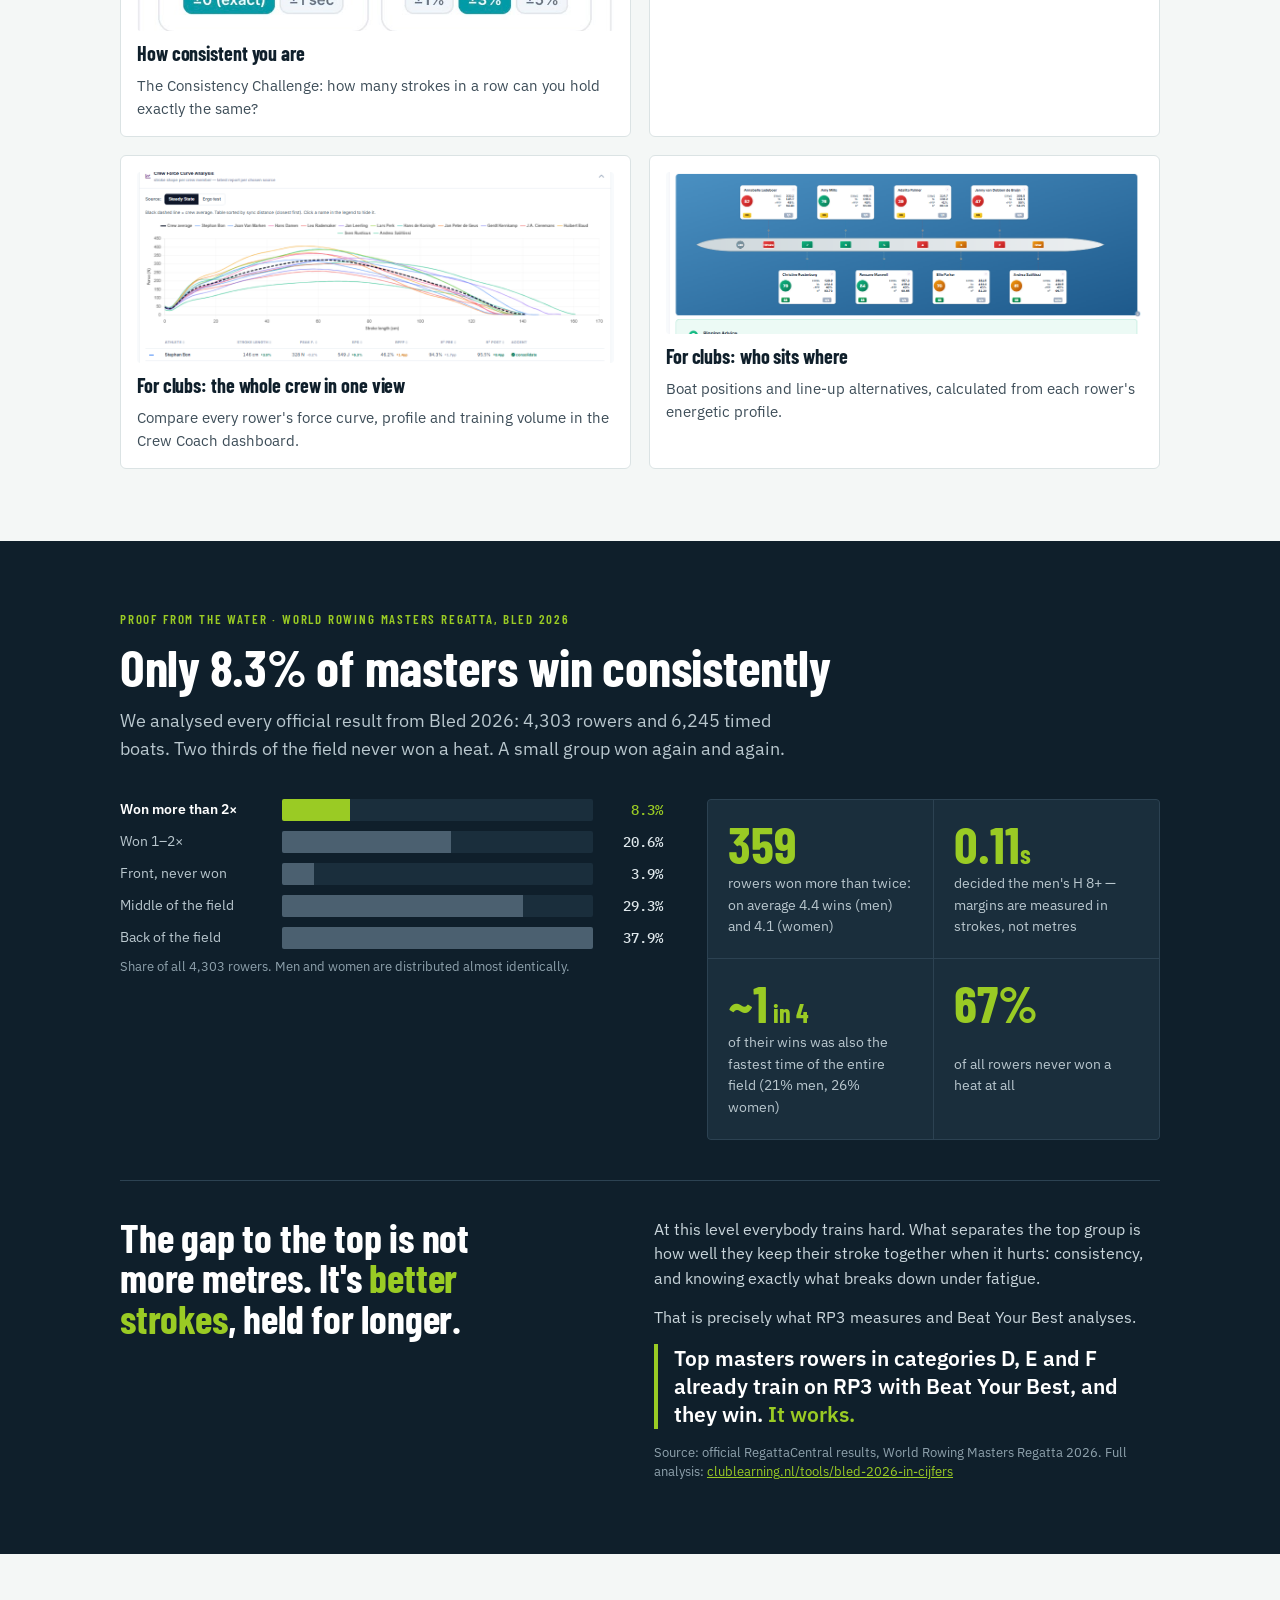
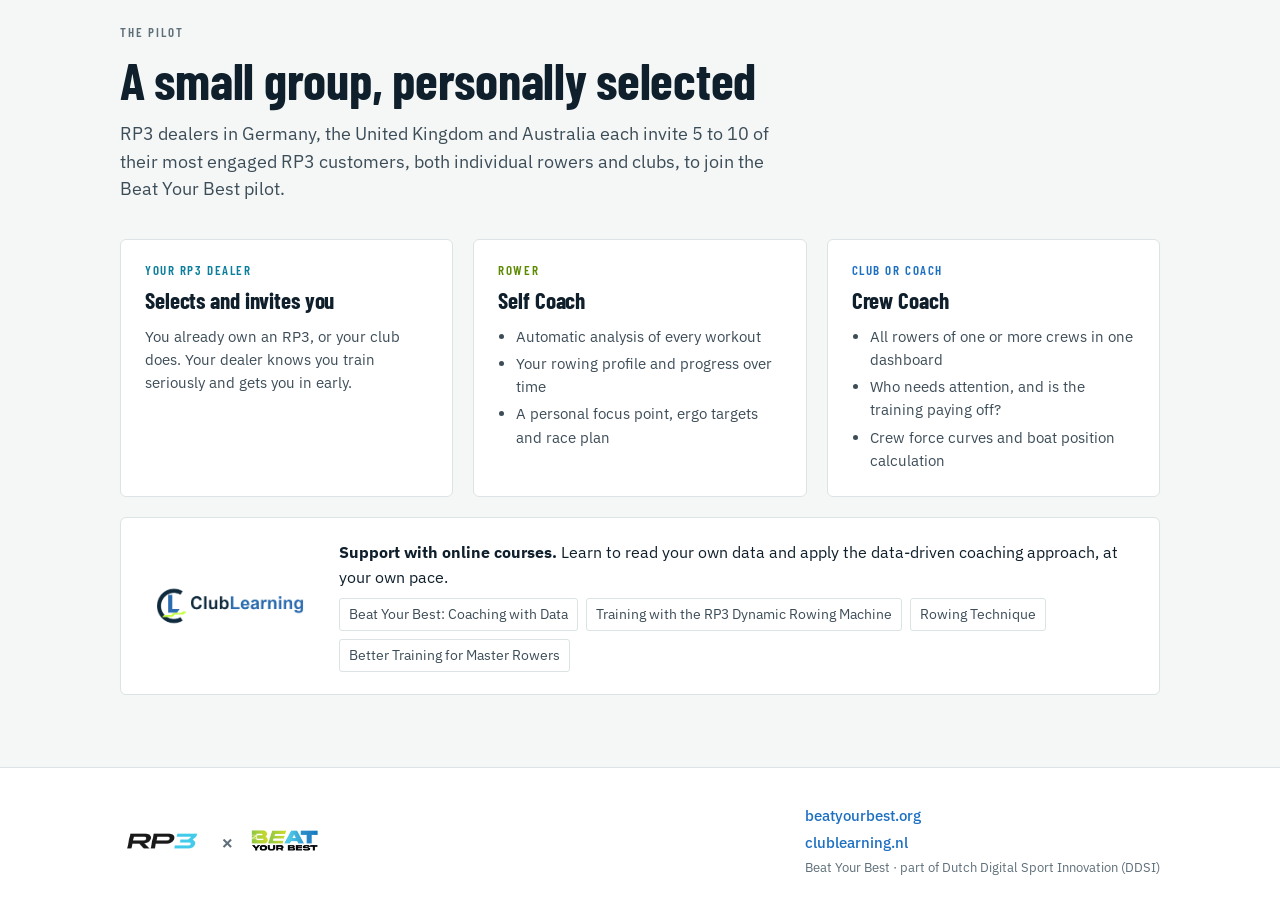
<file: rp3.html>
<!DOCTYPE html>
<html lang="en">
<head>
  <meta charset="UTF-8">
  <meta name="viewport" content="width=device-width, initial-scale=1.0, viewport-fit=cover">
  <!-- Pilot document for RP3 dealers: reachable by link, kept out of search engines -->
  <meta name="robots" content="noindex, nofollow">
  <meta name="description" content="How RP3 and Beat Your Best work together: RP3 measures every stroke, Beat Your Best tells you what it means.">
  <title>RP3 × Beat Your Best</title>
  <link rel="icon" type="image/x-icon" href="assets/favicon.ico">
  <link rel="icon" type="image/png" sizes="16x16" href="assets/favicon-16x16.png">
  <link rel="icon" type="image/png" sizes="32x32" href="assets/favicon-32x32.png">
  <link rel="apple-touch-icon" sizes="180x180" href="assets/apple-touch-icon.png">

<link rel="preconnect" href="https://fonts.googleapis.com">
<link rel="preconnect" href="https://fonts.gstatic.com" crossorigin>
<link rel="stylesheet" href="https://fonts.googleapis.com/css2?family=Barlow+Condensed:wght@500;600;700;800&family=IBM+Plex+Sans:wght@400;500;600&family=IBM+Plex+Mono:wght@500&display=swap">
<style>
  /* Single light theme on purpose: both brand logos carry dark lettering on a transparent ground. */
  :root {
    color-scheme: light;
    --ground: #f4f7f6;
    --paper: #ffffff;
    --ink: #0f1f2b;
    --ink-2: #3d4d58;
    --muted: #5f6f79;
    --line: #dbe3e4;
    --rp3: #1fb8dd;        /* RP3 cyan */
    --rp3-deep: #0a7e9c;
    --byb: #9acb24;        /* BYB lime */
    --byb-deep: #5c8a00;
    --byb-blue: #1d6fc2;
    --night: #0f1f2b;
    --night-2: #1a2e3c;
    --display: "Barlow Condensed", "Arial Narrow", "Helvetica Neue", Arial, sans-serif;
    --body: "IBM Plex Sans", "Segoe UI", system-ui, sans-serif;
    --mono: "IBM Plex Mono", ui-monospace, Consolas, monospace;
  }
  *, *::before, *::after { box-sizing: border-box; }
  body {
    margin: 0;
    background: var(--ground);
    color: var(--ink);
    font: 400 16px/1.55 var(--body);
    -webkit-font-smoothing: antialiased;
  }
  .wrap { max-width: 1080px; margin: 0 auto; padding-inline: 20px; }
  img { max-width: 100%; height: auto; display: block; }
  h1, h2, h3 { font-family: var(--display); text-wrap: balance; margin: 0; line-height: 1.02; letter-spacing: -0.005em; }
  h2 { font-size: clamp(34px, 5vw, 52px); font-weight: 700; }
  h3 { font-size: 24px; font-weight: 700; }
  p { margin: 0; }
  .eyebrow {
    font: 600 13px/1 var(--display);
    letter-spacing: 0.14em; text-transform: uppercase; color: var(--muted);
  }
  .lede { font-size: 18px; color: var(--ink-2); max-width: 62ch; }
  section { padding-block: 72px; }
  .sec-head { display: grid; gap: 14px; margin-bottom: 36px; }

  /* ---------- Hero ---------- */
  .hero { background: var(--paper); border-bottom: 1px solid var(--line); padding-block: 40px 56px; }
  .logos { display: flex; align-items: center; gap: 18px; flex-wrap: wrap; }
  .logos img { height: 44px; width: auto; }
  .logos .x { font: 500 28px/1 var(--display); color: var(--muted); }
  .hero-grid { display: grid; grid-template-columns: 1.15fr 1fr; gap: 48px; align-items: center; margin-top: 44px; }
  .hero h1 { font-size: clamp(46px, 7.4vw, 86px); font-weight: 800; text-transform: uppercase; }
  .hero h1 .rp3 { color: var(--rp3-deep); }
  .hero h1 .byb { background: linear-gradient(90deg, var(--byb-deep), var(--byb-blue)); -webkit-background-clip: text; background-clip: text; color: transparent; }
  .hero .lede { margin-top: 22px; }
  .hero .confirm {
    margin-top: 26px; max-width: 46ch; padding-left: 14px; border-left: 4px solid var(--rp3);
    font: 600 21px/1.3 var(--body); color: var(--ink);
  }
  .hero-fig { position: relative; background: var(--ground); border: 1px solid var(--line); border-radius: 6px; padding: 18px; }
  .hero-fig img { width: 100%; max-width: 340px; margin: 0 auto; background: #fff; }
  .hero-fig figcaption { font-size: 13px; color: var(--muted); margin-top: 10px; }
  .tag {
    display: inline-block; font: 600 12px/1 var(--display); letter-spacing: .1em; text-transform: uppercase;
    padding: 6px 9px; border-radius: 3px;
  }
  .tag.rp3 { background: #e0f6fb; color: var(--rp3-deep); }
  .tag.byb { background: #eef7d8; color: var(--byb-deep); }

  /* ---------- One proposition: layers ---------- */
  .chain { display: grid; grid-template-columns: 1fr 1fr 1.25fr; gap: 0; background: var(--paper); border: 1px solid var(--line); border-radius: 6px; overflow: hidden; }
  .link { padding: 28px 26px 30px; display: grid; gap: 12px; align-content: start; position: relative; }
  .link + .link { border-left: 1px solid var(--line); }
  .link .step { font: 700 64px/0.9 var(--display); color: var(--line); }
  .link.l1 { border-top: 5px solid var(--rp3); }
  .link.l2 { border-top: 5px solid var(--rp3-deep); }
  .link.l3 { border-top: 5px solid var(--byb); }
  .link .q { font: 700 26px/1.05 var(--display); }
  .link ul { margin: 0; padding-left: 18px; color: var(--ink-2); font-size: 15px; display: grid; gap: 4px; }
  .link .who { font-size: 13px; color: var(--muted); }
  .chain-note { margin-top: 20px; font-size: 15px; color: var(--ink-2); max-width: 70ch; }

  /* ---------- Split: what each does ---------- */
  .duo { display: grid; grid-template-columns: 1fr 1fr; gap: 20px; }
  .card { background: var(--paper); border: 1px solid var(--line); border-radius: 6px; padding: 26px; display: grid; gap: 16px; align-content: start; }
  .card .head { display: flex; align-items: center; gap: 12px; justify-content: space-between; }
  .card .head img { height: 28px; width: auto; }
  .ticks { list-style: none; margin: 0; padding: 0; display: grid; gap: 10px; }
  .ticks li { display: grid; grid-template-columns: 22px 1fr; gap: 8px; font-size: 15.5px; color: var(--ink-2); }
  .ticks li::before { content: ""; width: 10px; height: 10px; margin-top: 7px; border-radius: 2px; background: var(--rp3); }
  .card.byb .ticks li::before { background: var(--byb); }
  .ticks b { color: var(--ink); font-weight: 600; }
  .together {
    grid-column: 1 / -1; background: var(--night); color: #fff; border-radius: 6px; padding: 26px 28px;
    display: grid; grid-template-columns: auto 1fr; gap: 22px; align-items: center;
  }
  .together .plus { font: 800 64px/0.8 var(--display); background: linear-gradient(135deg, var(--rp3), var(--byb)); -webkit-background-clip: text; background-clip: text; color: transparent; }
  .together p { font-size: 18px; color: #dfe8ec; }
  .together b { color: #fff; }

  /* ---------- Portal vs BYB table ---------- */
  .cmp-scroll { overflow-x: auto; background: var(--paper); border: 1px solid var(--line); border-radius: 6px; }
  .cmp { width: 100%; min-width: 640px; border-collapse: collapse; font-size: 15px; }
  .cmp th, .cmp td { text-align: left; vertical-align: top; padding: 14px 18px; border-bottom: 1px solid var(--line); }
  .cmp thead th { background: var(--ground); padding-block: 12px; }
  .cmp thead th:first-child { font: 600 13px/1 var(--display); letter-spacing: .12em; text-transform: uppercase; color: var(--muted); }
  .cmp tbody th { font: 700 19px/1.15 var(--display); width: 26%; }
  .cmp td { width: 37%; color: var(--ink-2); padding-left: 38px; position: relative; }
  .cmp tbody tr:last-child > * { border-bottom: 0; }
  .cmp td:last-child { background: #f7fbef; color: var(--ink); }
  /* Status marker: filled = does it, half = data only, empty = not its role */
  .cmp td::before, .cmp-legend .k { content: ""; width: 12px; height: 12px; border-radius: 50%; border: 2px solid var(--rp3-deep); }
  .cmp td::before { position: absolute; left: 16px; top: 18px; }
  .cmp td.yes::before, .cmp-legend .k.yes { background: var(--rp3-deep); }
  .cmp td:last-child::before { border-color: var(--byb-deep); background: var(--byb-deep); }
  .cmp td.part::before, .cmp-legend .k.part { background: linear-gradient(90deg, var(--rp3-deep) 50%, transparent 50%); }
  .cmp td.no::before, .cmp-legend .k.no { background: transparent; }
  /* Extra point inside one cell, with its own dot */
  .cmp td .also { display: block; position: relative; margin-top: 10px; }
  .cmp td .also::before { content: ""; position: absolute; left: -22px; top: 4px; width: 12px; height: 12px; border-radius: 50%; background: var(--byb-deep); border: 2px solid var(--byb-deep); }
  .cmp-legend { margin-top: 12px; font-size: 13px; color: var(--muted); display: flex; flex-wrap: wrap; align-items: center; gap: 6px 8px; }
  .cmp-legend .k { display: inline-block; margin-left: 10px; }
  .cmp-legend .k:first-child { margin-left: 0; }

  /* ---------- Connect steps ---------- */
  .steps { display: grid; grid-template-columns: repeat(3, 1fr); gap: 20px; counter-reset: s; }
  .stp { display: grid; gap: 10px; align-content: start; }
  .stp .n { font: 700 15px/1 var(--mono); color: var(--byb-deep); }
  .stp .icon { width: 56px; height: 56px; border-radius: 50%; background: var(--paper); border: 1px solid var(--line); display: grid; place-items: center; }
  .stp .icon svg { width: 28px; height: 28px; }
  .stp h3 { font-size: 22px; }
  .stp p { color: var(--ink-2); font-size: 15px; }

  /* ---------- Gallery ---------- */
  .gallery { display: grid; grid-template-columns: repeat(6, 1fr); gap: 18px; }
  .shot { background: var(--paper); border: 1px solid var(--line); border-radius: 6px; padding: 16px; display: grid; gap: 12px; align-content: start; }
  .shot .frame { background: #fff; border-radius: 4px; overflow: hidden; display: grid; place-items: center; }
  .shot h3 { font-size: 20px; }
  .shot p { font-size: 14.5px; color: var(--ink-2); }
  .span-2 { grid-column: span 2; }
  .span-3 { grid-column: span 3; }
  .span-4 { grid-column: span 4; }

  /* ---------- Bled proof (dark band, echoes the Bled analysis) ---------- */
  .bled { background: var(--night); color: #e8eef1; }
  .bled .eyebrow { color: var(--byb); }
  .bled h2 { color: #fff; }
  .bled .lede { color: #b9c7ce; }
  .bled-grid { display: grid; grid-template-columns: 1.2fr 1fr; gap: 44px; align-items: start; }
  .tiers { display: grid; gap: 10px; }
  .tier { display: grid; grid-template-columns: 150px 1fr 58px; gap: 12px; align-items: center; font-size: 14px; }
  .tier .lbl { color: #b9c7ce; }
  .tier .bar { height: 22px; background: var(--night-2); border-radius: 2px; overflow: hidden; }
  .tier .bar i { display: block; height: 100%; background: #4b6070; }
  .tier .val { font: 500 14px/1 var(--mono); text-align: right; color: #dfe8ec; font-variant-numeric: tabular-nums; }
  .tier.top .lbl { color: #fff; font-weight: 600; }
  .tier.top .bar i { background: var(--byb); }
  .tier.top .val { color: var(--byb); }
  .tiers-note { font-size: 12.5px; color: #8fa2ad; margin-top: 8px; }
  .big-stats { display: grid; grid-template-columns: 1fr 1fr; gap: 1px; background: #2c4252; border: 1px solid #2c4252; border-radius: 4px; overflow: hidden; }
  .big-stats > div { background: var(--night-2); padding: 20px; display: grid; gap: 6px; }
  .big-stats .num { font: 700 52px/0.9 var(--display); color: var(--byb); }
  .big-stats .num small { font-size: 26px; }
  .big-stats p { font-size: 14px; color: #b9c7ce; }
  .claim { margin-top: 40px; display: grid; grid-template-columns: 1fr 1fr; gap: 28px; border-top: 1px solid #2c4252; padding-top: 36px; }
  .claim h3 { font-size: clamp(28px, 3.8vw, 40px); color: #fff; }
  .claim h3 em { font-style: normal; color: var(--byb); }
  .claim .txt { display: grid; gap: 14px; color: #c9d5db; font-size: 16px; }
  .claim .proof { border-left: 4px solid var(--byb); padding-left: 16px; font: 600 21px/1.35 var(--body); color: #fff; }
  .claim .proof em { font-style: normal; color: var(--byb); }
  .claim .src { font-size: 12.5px; color: #8fa2ad; }
  .claim a { color: var(--byb); }

  /* ---------- Pilot ---------- */
  .pilot-grid { display: grid; grid-template-columns: repeat(3, 1fr); gap: 20px; }
  .who-card { background: var(--paper); border: 1px solid var(--line); border-radius: 6px; padding: 24px; display: grid; gap: 12px; align-content: start; }
  .who-card .role { font: 600 13px/1 var(--display); letter-spacing: .12em; text-transform: uppercase; }
  .who-card:nth-child(1) .role { color: var(--rp3-deep); }
  .who-card:nth-child(2) .role { color: var(--byb-deep); }
  .who-card:nth-child(3) .role { color: var(--byb-blue); }
  .who-card h3 { font-size: 23px; }
  .who-card p, .who-card li { font-size: 15px; color: var(--ink-2); }
  .who-card ul { margin: 0; padding-left: 18px; display: grid; gap: 4px; }
  .courses { margin-top: 20px; background: var(--paper); border: 1px solid var(--line); border-radius: 6px; padding: 22px 24px; display: grid; grid-template-columns: 170px 1fr; gap: 24px; align-items: center; }
  .courses img { width: 170px; }
  .courses ul { list-style: none; margin: 8px 0 0; padding: 0; display: flex; flex-wrap: wrap; gap: 8px; }
  .courses li { font-size: 13.5px; border: 1px solid var(--line); border-radius: 3px; padding: 5px 9px; color: var(--ink-2); }

  /* ---------- Footer ---------- */
  footer { background: var(--paper); border-top: 1px solid var(--line); padding-block: 36px 44px; }
  .foot { display: flex; justify-content: space-between; align-items: center; gap: 24px; flex-wrap: wrap; }
  .foot .logos img { height: 34px; }
  .foot .links { display: grid; gap: 4px; font-size: 15px; }
  .foot a { color: var(--byb-blue); font-weight: 500; text-decoration: none; }
  .foot a:hover, .foot a:focus-visible { text-decoration: underline; }
  a:focus-visible { outline: 2px solid var(--byb-blue); outline-offset: 2px; }

  /* ---------- Responsive ---------- */
  @media screen and (max-width: 880px) {
    .hero-grid, .bled-grid, .claim { grid-template-columns: 1fr; }
    .chain, .steps, .pilot-grid { grid-template-columns: 1fr; }
    .link + .link { border-left: 0; border-top: 1px solid var(--line); }
    .duo { grid-template-columns: 1fr; }
    .gallery { grid-template-columns: 1fr 1fr; }
    .span-2, .span-3, .span-4 { grid-column: span 1; }
    .gallery .wide { grid-column: 1 / -1; }
  }
  /* Phone: the comparison table becomes stacked blocks, so nothing hides off to the right */
  @media screen and (max-width: 700px) {
    .cmp { min-width: 0; }
    .cmp-scroll { overflow-x: visible; }
    .cmp thead { display: none; }
    .cmp, .cmp tbody, .cmp tr, .cmp th, .cmp td { display: block; width: auto; }
    .cmp th, .cmp td { border-bottom: 0; }
    .cmp tbody tr { border-bottom: 1px solid var(--line); }
    .cmp tbody tr:last-child { border-bottom: 0; }
    .cmp tbody th { width: auto; padding: 16px 16px 4px; }
    .cmp td { padding: 30px 16px 12px 38px; }
    .cmp td:last-child { padding-bottom: 16px; }
    .cmp td::before { top: 34px; }
    .cmp td::after { position: absolute; top: 12px; left: 16px; font: 600 11px/1 var(--display); letter-spacing: .1em; text-transform: uppercase; }
    .cmp td:nth-of-type(1)::after { content: "RP3 Portal"; color: var(--rp3-deep); }
    .cmp td:nth-of-type(2)::after { content: "Beat Your Best"; color: var(--byb-deep); }
  }
  @media screen and (max-width: 560px) {
    section { padding-block: 52px; }
    .gallery { grid-template-columns: 1fr; }
    .together { grid-template-columns: 1fr; }
    .tier { grid-template-columns: 104px 1fr 50px; font-size: 13px; }
    .big-stats { grid-template-columns: 1fr; }
    .courses { grid-template-columns: 1fr; }
    .logos img { height: 36px; }
  }
  /* ---------- Note: app language availability (non-EN/NL versions) ---------- */
  .lang-note { margin-top: 20px; padding: 14px 18px; background: var(--paper); border: 1px solid var(--line); border-left: 4px solid var(--byb-blue); border-radius: 6px; font-size: 15px; color: var(--ink); }

  /* ---------- Language switch ---------- */
  .lang { margin-left: auto; display: flex; gap: 6px; font: 600 14px/1 var(--display); letter-spacing: .1em; }
  .lang a { color: var(--muted); text-decoration: none; padding: 6px 8px; border: 1px solid var(--line); border-radius: 3px; }
  .lang a[aria-current="page"] { color: var(--ink); border-color: var(--ink); }
  .lang a:hover, .lang a:focus-visible { color: var(--ink); }

  /* ---------- Print / PDF: keep the desktop layout, scaled to A4 ---------- */
  @page { size: A4; margin: 10mm; }
  @media print {
    :root { --ground: #ffffff; }
    html { zoom: 0.6; }
    footer { padding-block: 14px 0; }
    .pilot { padding-bottom: 20px; }
    * { -webkit-print-color-adjust: exact; print-color-adjust: exact; }
    .lang { display: none; }
    /* Gradient text renders with a stray box in PDF: use the solid brand colour */
    .hero h1 .byb { background: none; color: var(--byb-deep); }
    section { padding-block: 36px; }
    .hero { padding-block: 24px 36px; }
    .sec-head { break-after: avoid; }
    .link, .card, .together, .cmp tr, .stp, .shot, .tiers, .big-stats, .claim, .who-card, .courses { break-inside: avoid; }
    .cmp-scroll { overflow: visible; }
  }
</style>
</head>
<body>
<!-- ============ HERO ============ -->
<header class="hero">
  <div class="wrap">
    <div class="logos">
      <img src="assets/rp3/rp3-logo.png" alt="RP3 Rowing">
      <span class="x" aria-hidden="true">×</span>
      <img src="assets/rp3/byb-logo.png" alt="Beat Your Best">
      <nav class="lang" aria-label="Language"><a href="rp3.html" aria-current="page" lang="en">EN</a><a href="rp3-nl.html" lang="nl">NL</a><a href="rp3-de.html" lang="de">DE</a><a href="rp3-fr.html" lang="fr">FR</a><a href="rp3-es.html" lang="es">ES</a></nav>
    </div>
    <div class="hero-grid">
      <div>
        <p class="eyebrow">Pilot programme 2026 · for selected RP3 owners and clubs</p>
        <h1 style="margin-top:14px"><span class="rp3">RP3 measures</span> every stroke.<br><span class="byb">Beat Your Best</span> tells you what it means.</h1>
        <p class="confirm">You chose the RP3 for a reason: biomechanically, it is the best erg to train on if you want to row faster on the water.</p>
        <p class="lede">Your RP3 already records the full force curve of every stroke you take. Beat Your Best turns that data into a coach: how you rowed, where you lose speed when it gets tough, and what to work on next.</p>
      </div>
      <figure class="hero-fig" style="margin:0">
        <img src="assets/rp3/force-curve.png" alt="Force curve chart: your average stroke, your best 15% of strokes and a reference curve, over stroke length in cm">
        <figcaption>One workout, thousands of strokes: your average stroke vs. your best strokes vs. the reference curve.</figcaption>
      </figure>
    </div>
  </div>
</header>

<main>
<!-- ============ ONE CHAIN ============ -->
<section>
  <div class="wrap">
    <div class="sec-head">
      <p class="eyebrow">One proposition, three links</p>
      <h2>From the erg to your next session</h2>
      <p class="lede">RP3 and Beat Your Best don't overlap. Each link does one job, and each one builds on the last.</p>
    </div>
    <div class="chain">
      <div class="link l1">
        <span class="tag rp3">RP3 Dynamic</span>
        <p class="q">You row.</p>
        <ul>
          <li>Your best, most effective stroke</li>
          <li>Moves like a boat</li>
          <li>Every stroke captured in detail</li>
        </ul>
        <p class="who">The machine</p>
      </div>
      <div class="link l2">
        <span class="tag rp3">RP3 Portal</span>
        <p class="q">What you did.</p>
        <ul>
          <li>Every workout stored and synced</li>
          <li>Your logbook: distance, split, time</li>
          <li>Connects to Beat Your Best</li>
        </ul>
        <p class="who">Your data, safely kept</p>
      </div>
      <div class="link l3">
        <span class="tag byb">Beat Your Best</span>
        <p class="q">How you did it, and what to do next.</p>
        <ul>
          <li>Stroke quality, consistency, predictability</li>
          <li>What fatigue does to your stroke</li>
          <li>Your profile and focus point</li>
          <li>Progression vs. intensity and goals</li>
          <li>Crew rankings, boat positions, race plan</li>
        </ul>
        <p class="who">Your personal coach</p>
      </div>
    </div>
    <p class="chain-note">Without the RP3 there is no stroke-level data to analyse. Without Beat Your Best most of that data is never used. Together they make the RP3 the most complete coaching tool on the market.</p>
  </div>
</section>

<!-- ============ WHO DOES WHAT ============ -->
<section style="padding-top:0">
  <div class="wrap">
    <div class="duo">
      <div class="card rp3">
        <div class="head"><img src="assets/rp3/rp3-logo.png" alt="RP3"><span class="tag rp3">Captures</span></div>
        <h3>The most detailed stroke data on any erg</h3>
        <ul class="ticks">
          <li><span><b>Dynamic feel</b> close to rowing on the water</span></li>
          <li><span><b>Forceless change of direction</b>: train the exact movement that matters most</span></li>
          <li><span><b>Full connected force curve</b> for every single stroke</span></li>
          <li><span><b>The right sequence of movement</b>, trained stroke after stroke</span></li>
          <li><span><b>Automatic sync</b> to your RP3 account</span></li>
          <li><span><b>Crew data</b> to use for crew coaching</span></li>
        </ul>
      </div>
      <div class="card byb">
        <div class="head"><img src="assets/rp3/byb-logo.png" alt="Beat Your Best"><span class="tag byb">Explains</span></div>
        <h3>Turns that data into coaching</h3>
        <ul class="ticks">
          <li><span><b>Automatic report</b> for every workout: steady state, intervals, ergo test</span></li>
          <li><span><b>Stroke quality</b>: how repeatable and predictable your stroke is</span></li>
          <li><span><b>Fatigue analysis</b>: what changes in your stroke when it gets hard</span></li>
          <li><span><b>Progression</b>: the same workout type compared over weeks and months</span></li>
          <li><span><b>Relevant, useful coaching</b>: one clear focus point and targets for your next sessions</span></li>
          <li><span><b>Crew rankings</b> based on data, not on gut feeling</span></li>
          <li><span><b>Crew coaching</b>: who needs attention, line-ups and boat positions</span></li>
        </ul>
      </div>
      <div class="together">
        <span class="plus" aria-hidden="true">+</span>
        <p><b>Your RP3 already has the answers.</b> Beat Your Best asks the right questions of the data: not just <i>how far and how fast</i>, but <i>how well, how consistently, and what to change</i>.</p>
      </div>
    </div>
  </div>
</section>

<!-- ============ PORTAL VS BYB ============ -->
<section style="padding-top:0">
  <div class="wrap">
    <div class="sec-head">
      <p class="eyebrow">Where the portal stops and Beat Your Best starts</p>
      <h2>The RP3 portal shows your data. Beat Your Best reads it for you.</h2>
      <p class="lede">The RP3 portal is an excellent logbook with every stroke on record. But turning thousands of strokes into a conclusion is left to you. That is the work Beat Your Best does.</p>
    </div>
    <div class="cmp-scroll">
      <table class="cmp">
        <thead>
          <tr>
            <th scope="col">The question you ask</th>
            <th scope="col"><span class="tag rp3">RP3 Portal</span></th>
            <th scope="col"><span class="tag byb">Beat Your Best</span></th>
          </tr>
        </thead>
        <tbody>
          <tr>
            <th scope="row">What did I row?</th>
            <td class="yes">Distance, time, split, rate, power: every workout logged</td>
            <td class="yes">The same key metrics, as the starting point of the analysis</td>
          </tr>
          <tr>
            <th scope="row">What does my stroke look like?</th>
            <td class="yes">The force curve, stroke by stroke</td>
            <td class="yes">Your average stroke vs. your best 15% vs. a reference curve</td>
          </tr>
          <tr>
            <th scope="row">What kind of workout was this?</th>
            <td class="part">You know, the portal just stores it</td>
            <td class="yes">Recognised automatically: steady state, long or short intervals, ergo test<span class="also">Target and reference values</span></td>
          </tr>
          <tr>
            <th scope="row">Is my stroke consistent?</th>
            <td class="part">The numbers are there, per stroke; you compare them yourself</td>
            <td class="yes">Consistency and predictability scored for every workout</td>
          </tr>
          <tr>
            <th scope="row">What happens when I get tired?</th>
            <td class="part">Hidden in the data</td>
            <td class="yes">Shows which part of your stroke breaks down first under fatigue<span class="also">Automatic recognition in one of the 7 rowing profiles</span></td>
          </tr>
          <tr>
            <th scope="row">Am I improving?</th>
            <td class="part">A history of separate workouts</td>
            <td class="yes">Like-for-like comparison: the same workout type over weeks and months</td>
          </tr>
          <tr>
            <th scope="row">What should I work on next?</th>
            <td class="no">Not what the portal is built for</td>
            <td class="yes">One focus point, ergo targets and a race plan per distance<span class="also">Connects your different workout types to each other, with pacing advice</span></td>
          </tr>
          <tr>
            <th scope="row">How is my crew doing?</th>
            <td class="part">Workout data of the whole crew in one place</td>
            <td class="yes">Who needs attention, crew force curves, coach tips, overviews, rankings, boat positions and race plan</td>
          </tr>
        </tbody>
      </table>
    </div>
    <p class="cmp-legend"><span class="k yes"></span>does it <span class="k part"></span>the data is there, the conclusion is up to you <span class="k no"></span>not its role</p>
  </div>
</section>

<!-- ============ CONNECT ============ -->
<section style="padding-top:0">
  <div class="wrap">
    <div class="sec-head">
      <p class="eyebrow">Getting started</p>
      <h2>Connected in one minute. Then just row.</h2>
    </div>
    <div class="steps">
      <div class="stp">
        <div class="icon" aria-hidden="true"><svg viewBox="0 0 24 24" fill="none" stroke="#0a7e9c" stroke-width="2" stroke-linecap="round" stroke-linejoin="round"><path d="M10 13a5 5 0 0 0 7.5.5l3-3a5 5 0 0 0-7-7l-1.7 1.7"/><path d="M14 11a5 5 0 0 0-7.5-.5l-3 3a5 5 0 0 0 7 7l1.7-1.7"/></svg></div>
        <span class="n">STEP 1</span>
        <h3>Link your RP3 account</h3>
        <p>Log in once with your RP3 account from Beat Your Best. No exports, no file uploads.</p>
      </div>
      <div class="stp">
        <div class="icon" aria-hidden="true"><svg viewBox="0 0 24 24" fill="none" stroke="#0a7e9c" stroke-width="2" stroke-linecap="round" stroke-linejoin="round"><path d="M3 17h18"/><path d="M6 17l3-7 4 3 5-8"/><circle cx="18" cy="5" r="1.5"/></svg></div>
        <span class="n">STEP 2</span>
        <h3>Row as you always do</h3>
        <p>Train on your RP3. Your workout syncs to the RP3 portal like it always has.</p>
      </div>
      <div class="stp">
        <div class="icon" aria-hidden="true"><svg viewBox="0 0 24 24" fill="none" stroke="#5c8a00" stroke-width="2" stroke-linecap="round" stroke-linejoin="round"><rect x="4" y="3" width="16" height="18" rx="2"/><path d="M8 8h8M8 12h8M8 16h5"/></svg></div>
        <span class="n">STEP 3</span>
        <h3>Your report is waiting</h3>
        <p>Beat Your Best recognises the workout type and builds your analysis automatically.</p>
      </div>
    </div>
  </div>
</section>

<!-- ============ WHAT YOU SEE ============ -->
<section style="padding-top:0">
  <div class="wrap">
    <div class="sec-head">
      <p class="eyebrow">What you get after every workout</p>
      <h2>From numbers to a clear next step</h2>
    </div>
    <div class="gallery">
      <div class="shot span-2">
        <div class="frame"><img src="assets/rp3/key-metrics.png" alt="Key metrics: 45 min, 11,292 m, 21.9 spm, 1:59.5 split, 191.2 W, 146.4 cm stroke length"></div>
        <h3>What you did</h3>
        <p>Distance, split, rate, power and stroke length at a glance.</p>
      </div>
      <div class="shot span-4">
        <div class="frame"><img src="assets/rp3/fatigue.png" alt="Line chart of stroke predictability (R²) across a workout; one line drops sharply towards the end"></div>
        <h3>How you did it</h3>
        <p>How predictable your stroke stays over the session, and where it starts to break down under fatigue.</p>
      </div>
      <div class="shot span-3">
        <div class="frame"><img src="assets/rp3/consistency.png" alt="Consistency challenge: 15 consecutive strokes at the same split (gold), 33 consecutive strokes at the same energy per stroke (silver)"></div>
        <h3>How consistent you are</h3>
        <p>The Consistency Challenge: how many strokes in a row can you hold exactly the same?</p>
      </div>
      <div class="shot span-3">
        <div class="frame"><img src="assets/rp3/focus.png" alt="Your focus: primary, prevent degradation of stroke length; your stroke length decreases under fatigue"></div>
        <h3>What to do next</h3>
        <p>One focus point for your coming sessions, based on your own data.</p>
      </div>
      <div class="shot span-3 wide">
        <div class="frame"><img src="assets/rp3/crew-force.png" alt="Crew force curve analysis: force curves of all crew members over stroke length"></div>
        <h3>For clubs: the whole crew in one view</h3>
        <p>Compare every rower's force curve, profile and training volume in the Crew Coach dashboard.</p>
      </div>
      <div class="shot span-3 wide">
        <div class="frame"><img src="assets/rp3/boat.png" alt="Boat position calculation: eight rowers placed in a boat based on their energetic profile"></div>
        <h3>For clubs: who sits where</h3>
        <p>Boat positions and line-up alternatives, calculated from each rower's energetic profile.</p>
      </div>
    </div>
  </div>
</section>

<!-- ============ BLED PROOF ============ -->
<section class="bled">
  <div class="wrap">
    <div class="sec-head">
      <p class="eyebrow">Proof from the water · World Rowing Masters Regatta, Bled 2026</p>
      <h2>Only 8.3% of masters win consistently</h2>
      <p class="lede">We analysed every official result from Bled 2026: 4,303 rowers and 6,245 timed boats. Two thirds of the field never won a heat. A small group won again and again.</p>
    </div>
    <div class="bled-grid">
      <div>
        <div class="tiers" role="img" aria-label="Share of rowers per result group at Bled 2026: won more than twice 8.3%, won once or twice 20.6%, front third but never won 3.9%, middle third 29.3%, back third 37.9%">
          <div class="tier top"><span class="lbl">Won more than 2×</span><span class="bar"><i style="width:21.9%"></i></span><span class="val">8.3%</span></div>
          <div class="tier"><span class="lbl">Won 1–2×</span><span class="bar"><i style="width:54.4%"></i></span><span class="val">20.6%</span></div>
          <div class="tier"><span class="lbl">Front, never won</span><span class="bar"><i style="width:10.3%"></i></span><span class="val">3.9%</span></div>
          <div class="tier"><span class="lbl">Middle of the field</span><span class="bar"><i style="width:77.3%"></i></span><span class="val">29.3%</span></div>
          <div class="tier"><span class="lbl">Back of the field</span><span class="bar"><i style="width:100%"></i></span><span class="val">37.9%</span></div>
        </div>
        <p class="tiers-note">Share of all 4,303 rowers. Men and women are distributed almost identically.</p>
      </div>
      <div class="big-stats">
        <div><span class="num">359</span><p>rowers won more than twice: on average 4.4 wins (men) and 4.1 (women)</p></div>
        <div><span class="num">0.11<small>s</small></span><p>decided the men's H 8+ — margins are measured in strokes, not metres</p></div>
        <div><span class="num">~1<small> in 4</small></span><p>of their wins was also the fastest time of the entire field (21% men, 26% women)</p></div>
        <div><span class="num">67%</span><p>of all rowers never won a heat at all</p></div>
      </div>
    </div>
    <div class="claim">
      <h3>The gap to the top is not more metres. It's <em>better strokes</em>, held for longer.</h3>
      <div class="txt">
        <p>At this level everybody trains hard. What separates the top group is how well they keep their stroke together when it hurts: consistency, and knowing exactly what breaks down under fatigue.</p>
        <p>That is precisely what RP3 measures and Beat Your Best analyses.</p>
        <p class="proof">Top masters rowers in categories D, E and F already train on RP3 with Beat Your Best, and they win. <em>It works.</em></p>
        <p class="src">Source: official RegattaCentral results, World Rowing Masters Regatta 2026. Full analysis: <a href="https://clublearning.nl/tools/bled-2026-in-cijfers">clublearning.nl/tools/bled-2026-in-cijfers</a></p>
      </div>
    </div>
  </div>
</section>

<!-- ============ PILOT ============ -->
<section class="pilot">
  <div class="wrap">
    <div class="sec-head">
      <p class="eyebrow">The pilot</p>
      <h2>A small group, personally selected</h2>
      <p class="lede">RP3 dealers in Germany, the United Kingdom and Australia each invite 5 to 10 of their most engaged RP3 customers, both individual rowers and clubs, to join the Beat Your Best pilot.</p>
    </div>
    <div class="pilot-grid">
      <div class="who-card">
        <span class="role">Your RP3 dealer</span>
        <h3>Selects and invites you</h3>
        <p>You already own an RP3, or your club does. Your dealer knows you train seriously and gets you in early.</p>
      </div>
      <div class="who-card">
        <span class="role">Rower</span>
        <h3>Self Coach</h3>
        <ul>
          <li>Automatic analysis of every workout</li>
          <li>Your rowing profile and progress over time</li>
          <li>A personal focus point, ergo targets and race plan</li>
        </ul>
      </div>
      <div class="who-card">
        <span class="role">Club or coach</span>
        <h3>Crew Coach</h3>
        <ul>
          <li>All rowers of one or more crews in one dashboard</li>
          <li>Who needs attention, and is the training paying off?</li>
          <li>Crew force curves and boat position calculation</li>
        </ul>
      </div>
    </div>
    <div class="courses">
      <img src="assets/rp3/clublearning-logo.png" alt="ClubLearning">
      <div>
        <p><b>Support with online courses.</b> Learn to read your own data and apply the data-driven coaching approach, at your own pace.</p>
        <ul>
          <li>Beat Your Best: Coaching with Data</li>
          <li>Training with the RP3 Dynamic Rowing Machine</li>
          <li>Rowing Technique</li>
          <li>Better Training for Master Rowers</li>
        </ul>
      </div>
    </div>
  </div>
</section>
</main>

<footer>
  <div class="wrap foot">
    <div class="logos">
      <img src="assets/rp3/rp3-logo.png" alt="RP3 Rowing">
      <span class="x" aria-hidden="true">×</span>
      <img src="assets/rp3/byb-logo.png" alt="Beat Your Best">
    </div>
    <div class="links">
      <a href="https://beatyourbest.org">beatyourbest.org</a>
      <a href="https://clublearning.nl">clublearning.nl</a>
      <span style="font-size:13px;color:var(--muted)">Beat Your Best · part of Dutch Digital Sport Innovation (DDSI)</span>
    </div>
  </div>
</footer>
</body>
</html>
</file>
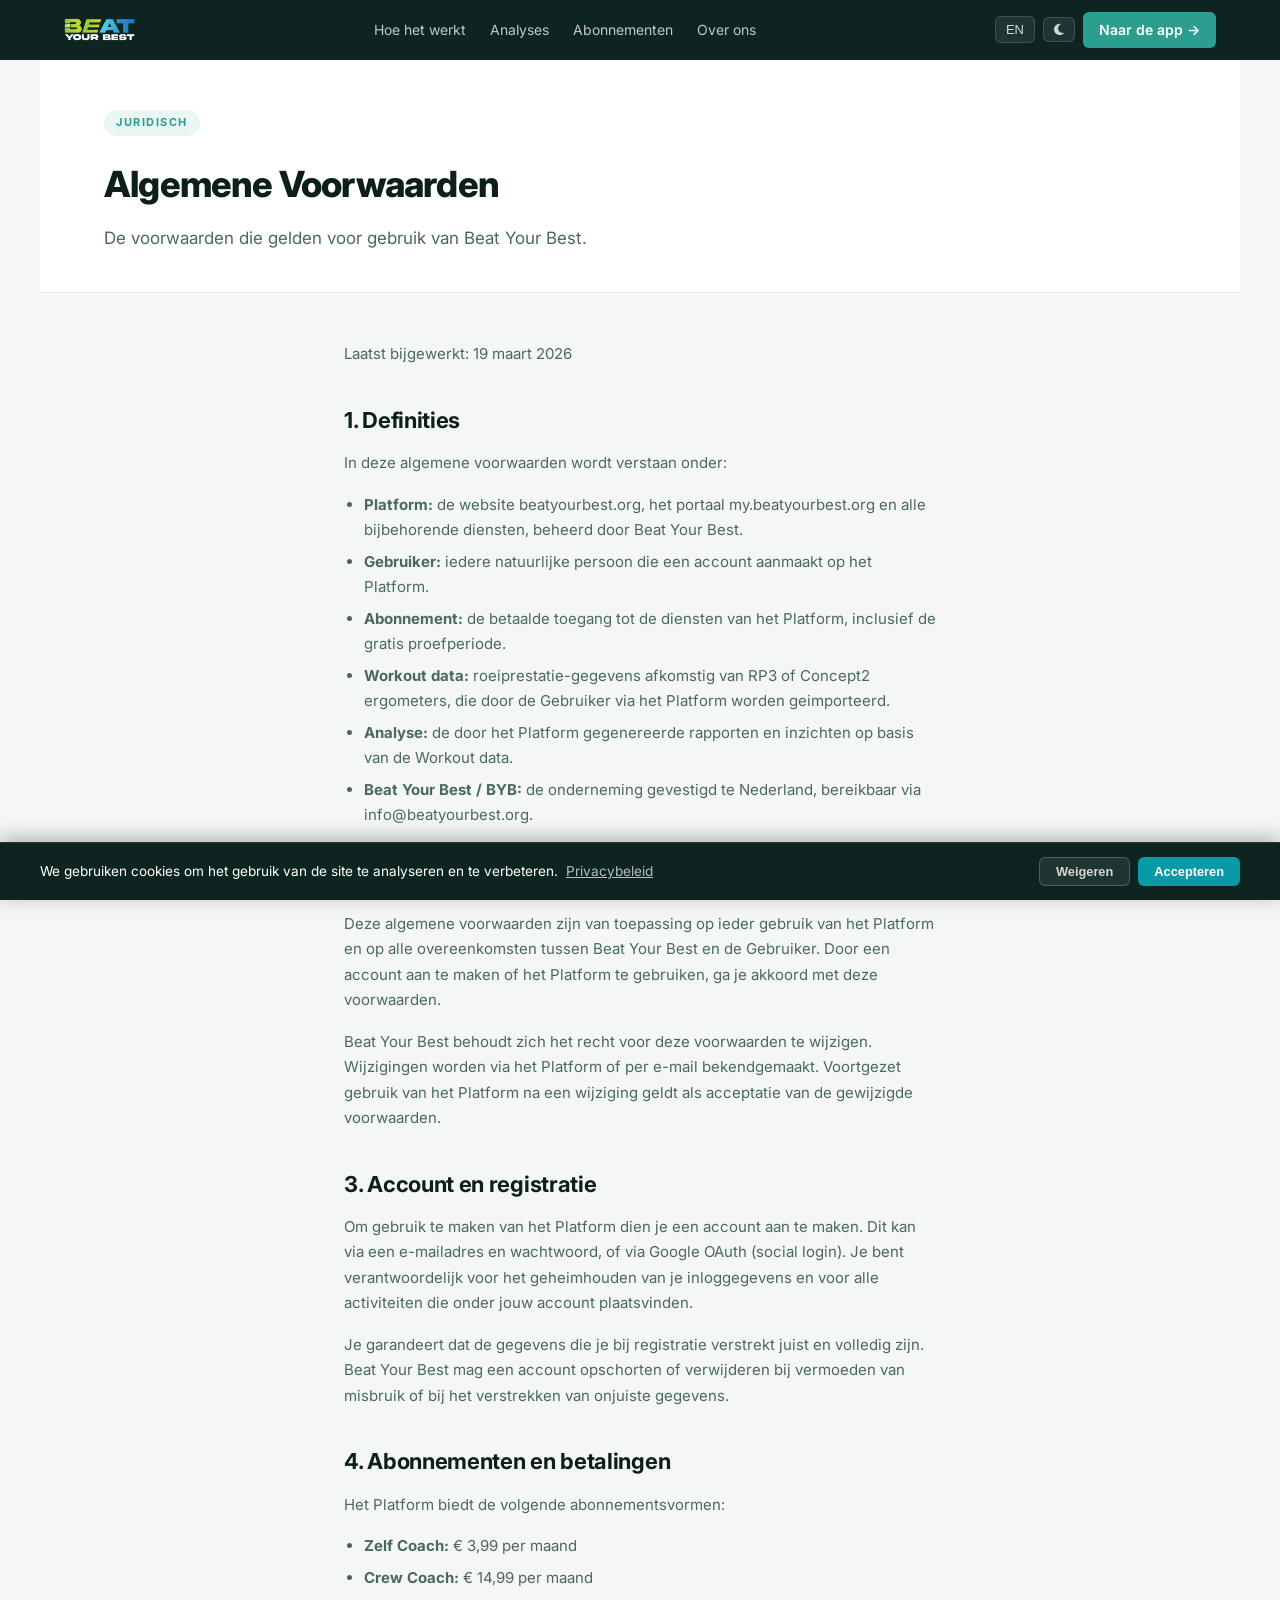
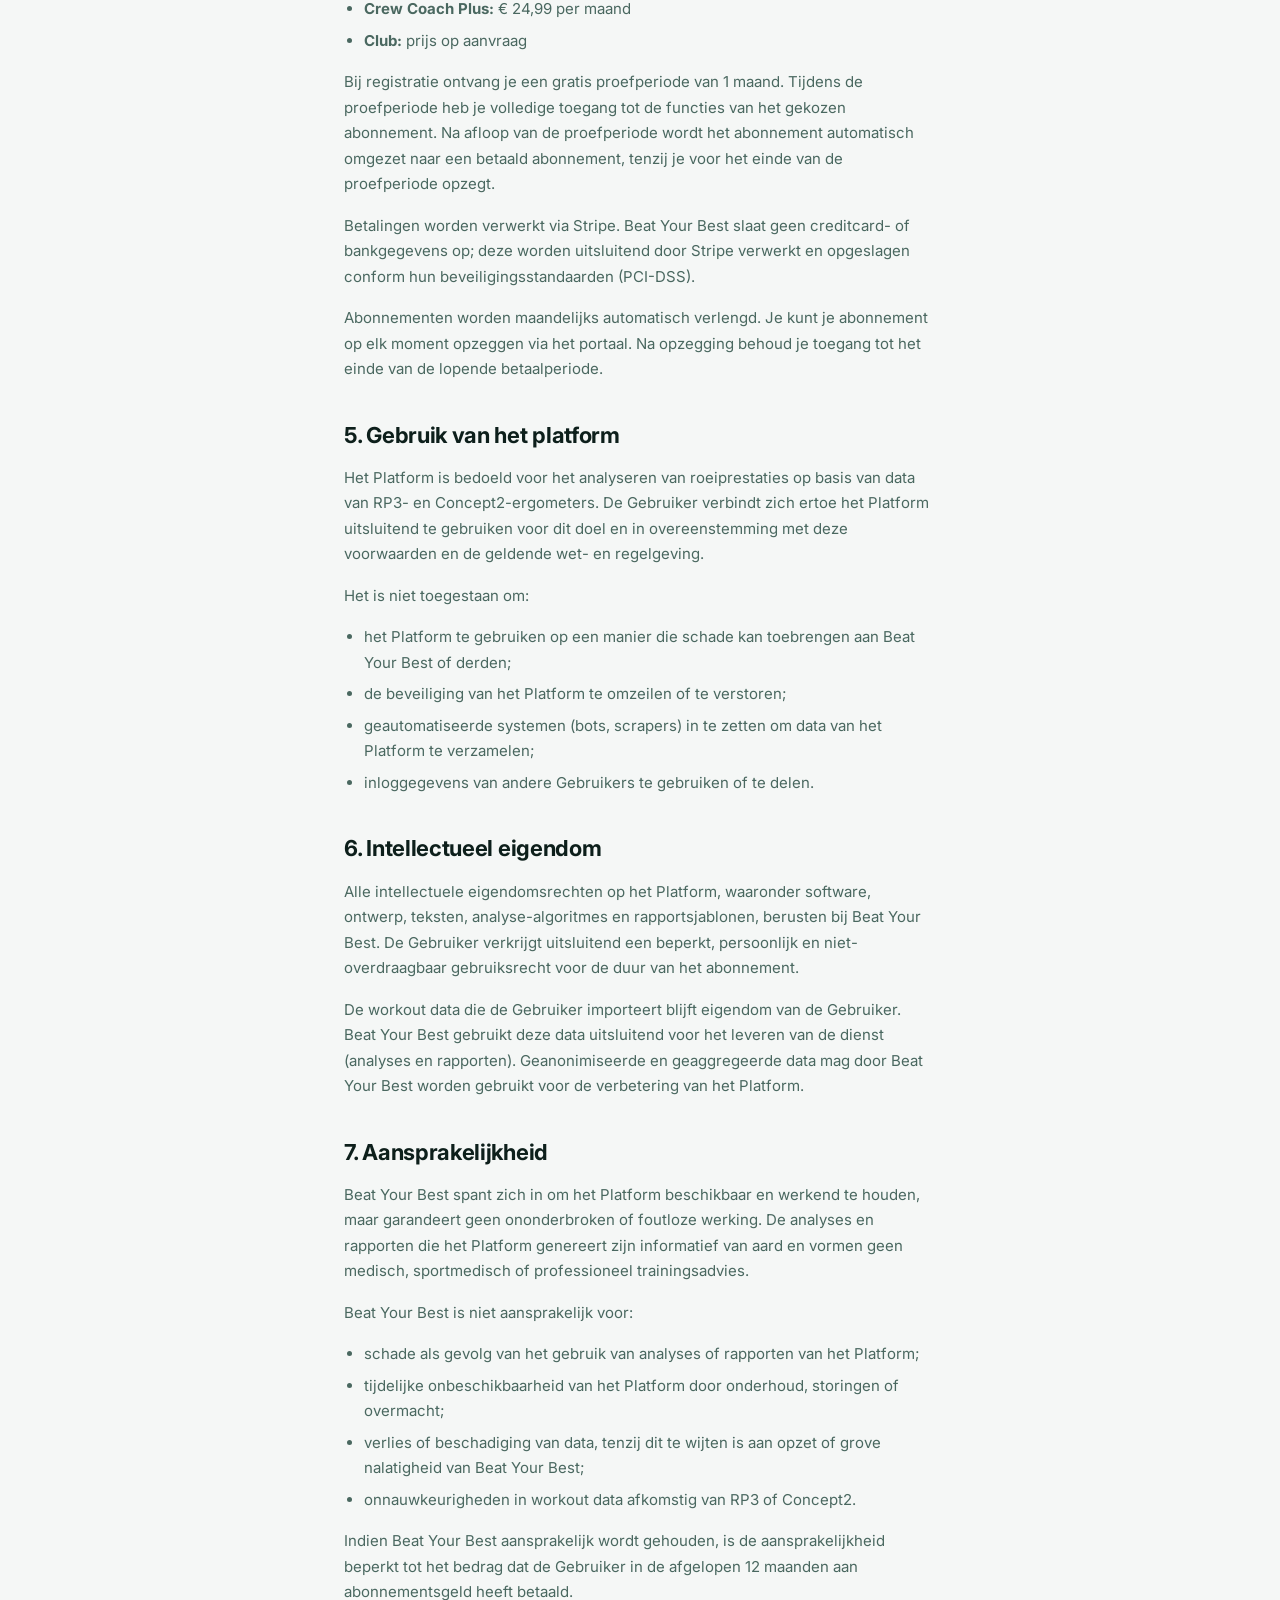
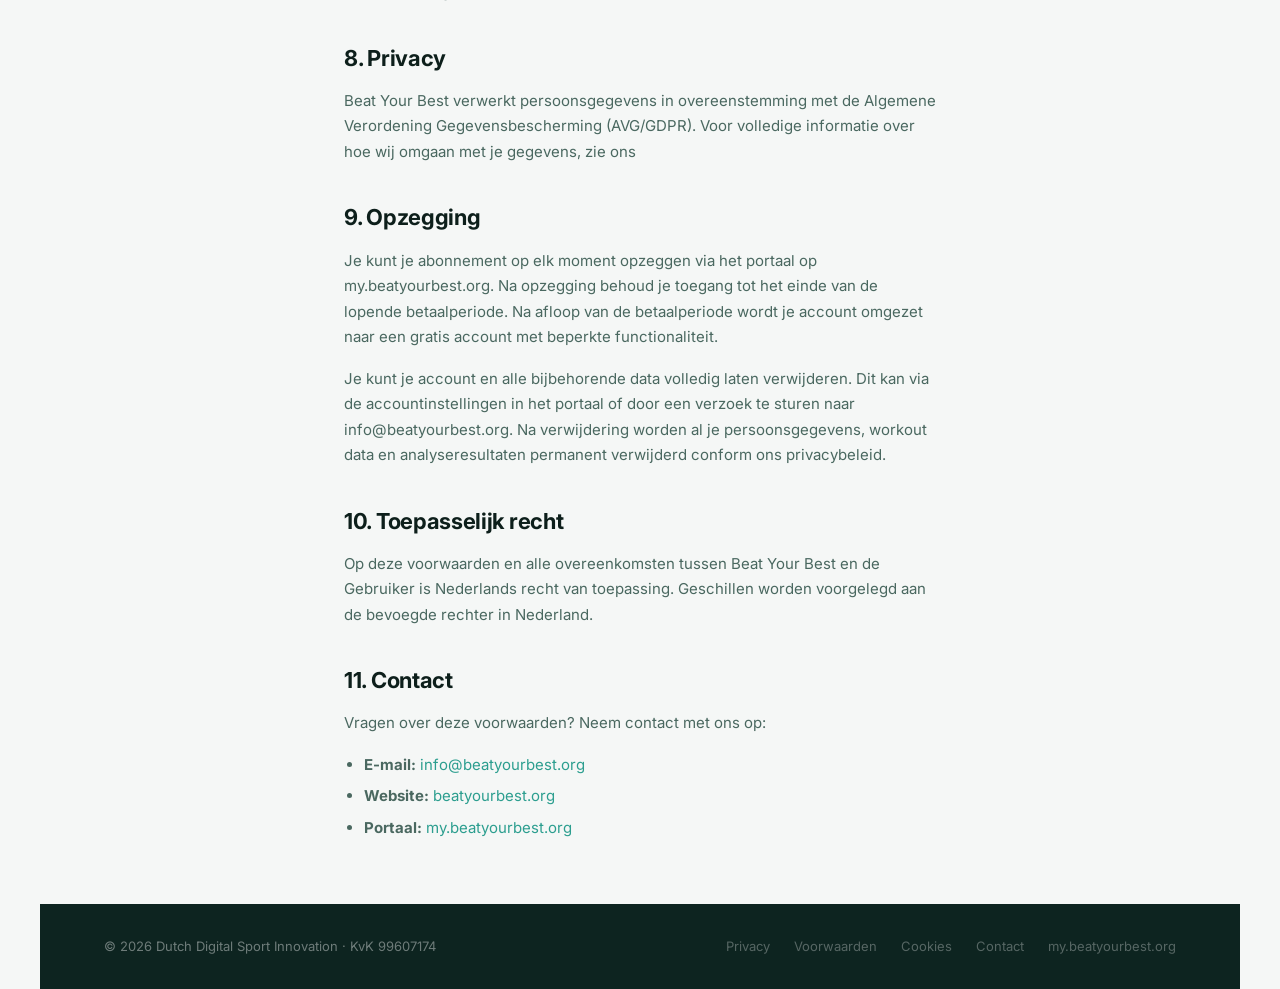
<file: terms.html>
<!DOCTYPE html>
<html lang="nl" data-theme="light">
<head>
  <meta charset="UTF-8">
  <meta name="viewport" content="width=device-width, initial-scale=1.0">
  <title>Algemene Voorwaarden — Beat Your Best</title>
  <link rel="icon" type="image/x-icon" href="assets/favicon.ico">
  <link rel="icon" type="image/png" sizes="16x16" href="assets/favicon-16x16.png">
  <link rel="icon" type="image/png" sizes="32x32" href="assets/favicon-32x32.png">
  <link rel="apple-touch-icon" sizes="180x180" href="assets/apple-touch-icon.png">
  <link rel="preconnect" href="https://fonts.googleapis.com">
  <link rel="preconnect" href="https://fonts.gstatic.com" crossorigin>
  <link href="https://fonts.googleapis.com/css2?family=Inter:wght@400;500;600;700&display=swap" rel="stylesheet">
  <link rel="stylesheet" href="https://cdnjs.cloudflare.com/ajax/libs/font-awesome/6.4.0/css/all.min.css">
  <link rel="stylesheet" href="style.css">

  <!-- Google Analytics (loaded after cookie consent) -->
  <script>
    window.bybGaId = 'G-0WB2DKKF03';
    function bybLoadGA() {
      if (window._gaLoaded) return;
      window._gaLoaded = true;
      var s = document.createElement('script');
      s.async = true;
      s.src = 'https://www.googletagmanager.com/gtag/js?id=' + window.bybGaId;
      document.head.appendChild(s);
      window.dataLayer = window.dataLayer || [];
      function gtag(){dataLayer.push(arguments);}
      window.gtag = gtag;
      gtag('js', new Date());
      gtag('config', window.bybGaId, { anonymize_ip: true });
      // Same measurement ID as my.beatyourbest.org, so one visit stays one session across both sites
      gtag('config', 'G-TCD0EVD1Y3', { anonymize_ip: true });
    }
    if (localStorage.getItem('byb-cookie-consent') === 'accepted') { bybLoadGA(); }
  </script>
</head>
<body>

<nav class="nav">
  <a href="index.html" class="nav-logo"><img src="assets/images/logo.png" alt="Beat your Best"></a>
  <button class="nav-hamburger" id="nav-hamburger" aria-label="Menu" aria-expanded="false">☰</button>
  <div class="nav-links" id="nav-links">
    <a href="how-it-works.html" data-nl="Hoe het werkt" data-en="How it works">Hoe het werkt</a>
    <a href="how-it-works.html#analyses" data-nl="Analyses" data-en="Analyses">Analyses</a>
    <a href="pricing.html" data-nl="Abonnementen" data-en="Pricing">Abonnementen</a>
    <a href="about.html" data-nl="Over ons" data-en="About us">Over ons</a>
  </div>
  <div class="nav-controls">
    <button class="nav-toggle-btn" id="lang-toggle"><i class="fas fa-globe" style="margin-right:4px;font-size:12px;"></i>EN</button>
    <button class="nav-toggle-btn" id="theme-toggle" aria-label="Thema wisselen"><i class="fas fa-moon" style="font-size:13px;"></i></button>
    <a href="https://my.beatyourbest.org" class="btn-portal" data-nl="Naar de app →" data-en="Go to app →">Naar de app →</a>
  </div>
</nav>

<div class="page-header">
  <div class="sec-pill" data-nl="Juridisch" data-en="Legal">Juridisch</div>
  <h1 data-nl="Algemene Voorwaarden" data-en="Terms of Service">Algemene Voorwaarden</h1>
  <p data-nl="De voorwaarden die gelden voor gebruik van Beat Your Best." data-en="The terms that apply to using Beat Your Best.">De voorwaarden die gelden voor gebruik van Beat Your Best.</p>
</div>

<div class="prose">
  <p class="prose-updated" data-nl="Laatst bijgewerkt: 19 maart 2026" data-en="Last updated: 19 March 2026">Laatst bijgewerkt: 19 maart 2026</p>

  <h2 data-nl="1. Definities" data-en="1. Definitions">1. Definities</h2>
  <p data-nl="In deze algemene voorwaarden wordt verstaan onder:" data-en="In these terms of service, the following definitions apply:">In deze algemene voorwaarden wordt verstaan onder:</p>
  <ul>
    <li><strong data-nl="Platform:" data-en="Platform:">Platform:</strong> <span data-nl="de website beatyourbest.org, het portaal my.beatyourbest.org en alle bijbehorende diensten, beheerd door Beat Your Best." data-en="the website beatyourbest.org, the portal my.beatyourbest.org and all associated services, operated by Beat Your Best.">de website beatyourbest.org, het portaal my.beatyourbest.org en alle bijbehorende diensten, beheerd door Beat Your Best.</span></li>
    <li><strong data-nl="Gebruiker:" data-en="User:">Gebruiker:</strong> <span data-nl="iedere natuurlijke persoon die een account aanmaakt op het Platform." data-en="any natural person who creates an account on the Platform.">iedere natuurlijke persoon die een account aanmaakt op het Platform.</span></li>
    <li><strong data-nl="Abonnement:" data-en="Subscription:">Abonnement:</strong> <span data-nl="de betaalde toegang tot de diensten van het Platform, inclusief de gratis proefperiode." data-en="the paid access to the services of the Platform, including the free trial period.">de betaalde toegang tot de diensten van het Platform, inclusief de gratis proefperiode.</span></li>
    <li><strong data-nl="Workout data:" data-en="Workout data:">Workout data:</strong> <span data-nl="roeiprestatie-gegevens afkomstig van RP3 of Concept2 ergometers, die door de Gebruiker via het Platform worden geimporteerd." data-en="rowing performance data from RP3 or Concept2 ergometers, imported by the User via the Platform.">roeiprestatie-gegevens afkomstig van RP3 of Concept2 ergometers, die door de Gebruiker via het Platform worden geimporteerd.</span></li>
    <li><strong data-nl="Analyse:" data-en="Analysis:">Analyse:</strong> <span data-nl="de door het Platform gegenereerde rapporten en inzichten op basis van de Workout data." data-en="the reports and insights generated by the Platform based on the Workout data.">de door het Platform gegenereerde rapporten en inzichten op basis van de Workout data.</span></li>
    <li><strong data-nl="Beat Your Best / BYB:" data-en="Beat Your Best / BYB:">Beat Your Best / BYB:</strong> <span data-nl="de onderneming gevestigd te Nederland, bereikbaar via info@beatyourbest.org." data-en="the company based in the Netherlands, reachable at info@beatyourbest.org.">de onderneming gevestigd te Nederland, bereikbaar via info@beatyourbest.org.</span></li>
  </ul>

  <h2 data-nl="2. Toepasselijkheid" data-en="2. Applicability">2. Toepasselijkheid</h2>
  <p data-nl="Deze algemene voorwaarden zijn van toepassing op ieder gebruik van het Platform en op alle overeenkomsten tussen Beat Your Best en de Gebruiker. Door een account aan te maken of het Platform te gebruiken, ga je akkoord met deze voorwaarden." data-en="These terms of service apply to all use of the Platform and to all agreements between Beat Your Best and the User. By creating an account or using the Platform, you agree to these terms.">Deze algemene voorwaarden zijn van toepassing op ieder gebruik van het Platform en op alle overeenkomsten tussen Beat Your Best en de Gebruiker. Door een account aan te maken of het Platform te gebruiken, ga je akkoord met deze voorwaarden.</p>
  <p data-nl="Beat Your Best behoudt zich het recht voor deze voorwaarden te wijzigen. Wijzigingen worden via het Platform of per e-mail bekendgemaakt. Voortgezet gebruik van het Platform na een wijziging geldt als acceptatie van de gewijzigde voorwaarden." data-en="Beat Your Best reserves the right to modify these terms. Changes will be communicated via the Platform or by email. Continued use of the Platform after a modification constitutes acceptance of the modified terms.">Beat Your Best behoudt zich het recht voor deze voorwaarden te wijzigen. Wijzigingen worden via het Platform of per e-mail bekendgemaakt. Voortgezet gebruik van het Platform na een wijziging geldt als acceptatie van de gewijzigde voorwaarden.</p>

  <h2 data-nl="3. Account en registratie" data-en="3. Account and registration">3. Account en registratie</h2>
  <p data-nl="Om gebruik te maken van het Platform dien je een account aan te maken. Dit kan via een e-mailadres en wachtwoord, of via Google OAuth (social login). Je bent verantwoordelijk voor het geheimhouden van je inloggegevens en voor alle activiteiten die onder jouw account plaatsvinden." data-en="To use the Platform, you must create an account. This can be done via an email address and password, or via Google OAuth (social login). You are responsible for keeping your login credentials confidential and for all activities that take place under your account.">Om gebruik te maken van het Platform dien je een account aan te maken. Dit kan via een e-mailadres en wachtwoord, of via Google OAuth (social login). Je bent verantwoordelijk voor het geheimhouden van je inloggegevens en voor alle activiteiten die onder jouw account plaatsvinden.</p>
  <p data-nl="Je garandeert dat de gegevens die je bij registratie verstrekt juist en volledig zijn. Beat Your Best mag een account opschorten of verwijderen bij vermoeden van misbruik of bij het verstrekken van onjuiste gegevens." data-en="You guarantee that the information you provide during registration is accurate and complete. Beat Your Best may suspend or delete an account if misuse is suspected or if incorrect information has been provided.">Je garandeert dat de gegevens die je bij registratie verstrekt juist en volledig zijn. Beat Your Best mag een account opschorten of verwijderen bij vermoeden van misbruik of bij het verstrekken van onjuiste gegevens.</p>

  <h2 data-nl="4. Abonnementen en betalingen" data-en="4. Subscriptions and payments">4. Abonnementen en betalingen</h2>
  <p data-nl="Het Platform biedt de volgende abonnementsvormen:" data-en="The Platform offers the following subscription plans:">Het Platform biedt de volgende abonnementsvormen:</p>
  <ul>
    <li><strong>Zelf Coach:</strong> <span data-nl="€ 3,99 per maand" data-en="€3.99 per month">€ 3,99 per maand</span></li>
    <li><strong>Crew Coach:</strong> <span data-nl="€ 14,99 per maand" data-en="€14.99 per month">€ 14,99 per maand</span></li>
    <li><strong>Crew Coach Plus:</strong> <span data-nl="€ 24,99 per maand" data-en="€24.99 per month">€ 24,99 per maand</span></li>
    <li><strong>Club:</strong> <span data-nl="prijs op aanvraag" data-en="price on request">prijs op aanvraag</span></li>
  </ul>
  <p data-nl="Bij registratie ontvang je een gratis proefperiode van 1 maand. Tijdens de proefperiode heb je volledige toegang tot de functies van het gekozen abonnement. Na afloop van de proefperiode wordt het abonnement automatisch omgezet naar een betaald abonnement, tenzij je voor het einde van de proefperiode opzegt." data-en="Upon registration, you receive a free trial period of 1 month. During the trial period, you have full access to the features of the chosen subscription. After the trial period ends, the subscription is automatically converted to a paid subscription, unless you cancel before the end of the trial period.">Bij registratie ontvang je een gratis proefperiode van 1 maand. Tijdens de proefperiode heb je volledige toegang tot de functies van het gekozen abonnement. Na afloop van de proefperiode wordt het abonnement automatisch omgezet naar een betaald abonnement, tenzij je voor het einde van de proefperiode opzegt.</p>
  <p data-nl="Betalingen worden verwerkt via Stripe. Beat Your Best slaat geen creditcard- of bankgegevens op; deze worden uitsluitend door Stripe verwerkt en opgeslagen conform hun beveiligingsstandaarden (PCI-DSS)." data-en="Payments are processed via Stripe. Beat Your Best does not store credit card or bank details; these are exclusively processed and stored by Stripe in accordance with their security standards (PCI-DSS).">Betalingen worden verwerkt via Stripe. Beat Your Best slaat geen creditcard- of bankgegevens op; deze worden uitsluitend door Stripe verwerkt en opgeslagen conform hun beveiligingsstandaarden (PCI-DSS).</p>
  <p data-nl="Abonnementen worden maandelijks automatisch verlengd. Je kunt je abonnement op elk moment opzeggen via het portaal. Na opzegging behoud je toegang tot het einde van de lopende betaalperiode." data-en="Subscriptions are automatically renewed monthly. You can cancel your subscription at any time via the portal. After cancellation, you retain access until the end of the current billing period.">Abonnementen worden maandelijks automatisch verlengd. Je kunt je abonnement op elk moment opzeggen via het portaal. Na opzegging behoud je toegang tot het einde van de lopende betaalperiode.</p>

  <h2 data-nl="5. Gebruik van het platform" data-en="5. Use of the platform">5. Gebruik van het platform</h2>
  <p data-nl="Het Platform is bedoeld voor het analyseren van roeiprestaties op basis van data van RP3- en Concept2-ergometers. De Gebruiker verbindt zich ertoe het Platform uitsluitend te gebruiken voor dit doel en in overeenstemming met deze voorwaarden en de geldende wet- en regelgeving." data-en="The Platform is intended for analysing rowing performance based on data from RP3 and Concept2 ergometers. The User agrees to use the Platform solely for this purpose and in accordance with these terms and applicable laws and regulations.">Het Platform is bedoeld voor het analyseren van roeiprestaties op basis van data van RP3- en Concept2-ergometers. De Gebruiker verbindt zich ertoe het Platform uitsluitend te gebruiken voor dit doel en in overeenstemming met deze voorwaarden en de geldende wet- en regelgeving.</p>
  <p data-nl="Het is niet toegestaan om:" data-en="It is not permitted to:">Het is niet toegestaan om:</p>
  <ul>
    <li><span data-nl="het Platform te gebruiken op een manier die schade kan toebrengen aan Beat Your Best of derden;" data-en="use the Platform in a way that may cause damage to Beat Your Best or third parties;">het Platform te gebruiken op een manier die schade kan toebrengen aan Beat Your Best of derden;</span></li>
    <li><span data-nl="de beveiliging van het Platform te omzeilen of te verstoren;" data-en="circumvent or disrupt the security of the Platform;">de beveiliging van het Platform te omzeilen of te verstoren;</span></li>
    <li><span data-nl="geautomatiseerde systemen (bots, scrapers) in te zetten om data van het Platform te verzamelen;" data-en="use automated systems (bots, scrapers) to collect data from the Platform;">geautomatiseerde systemen (bots, scrapers) in te zetten om data van het Platform te verzamelen;</span></li>
    <li><span data-nl="inloggegevens van andere Gebruikers te gebruiken of te delen." data-en="use or share login credentials of other Users.">inloggegevens van andere Gebruikers te gebruiken of te delen.</span></li>
  </ul>

  <h2 data-nl="6. Intellectueel eigendom" data-en="6. Intellectual property">6. Intellectueel eigendom</h2>
  <p data-nl="Alle intellectuele eigendomsrechten op het Platform, waaronder software, ontwerp, teksten, analyse-algoritmes en rapportsjablonen, berusten bij Beat Your Best. De Gebruiker verkrijgt uitsluitend een beperkt, persoonlijk en niet-overdraagbaar gebruiksrecht voor de duur van het abonnement." data-en="All intellectual property rights to the Platform, including software, design, texts, analysis algorithms and report templates, belong to Beat Your Best. The User only obtains a limited, personal and non-transferable right of use for the duration of the subscription.">Alle intellectuele eigendomsrechten op het Platform, waaronder software, ontwerp, teksten, analyse-algoritmes en rapportsjablonen, berusten bij Beat Your Best. De Gebruiker verkrijgt uitsluitend een beperkt, persoonlijk en niet-overdraagbaar gebruiksrecht voor de duur van het abonnement.</p>
  <p data-nl="De workout data die de Gebruiker importeert blijft eigendom van de Gebruiker. Beat Your Best gebruikt deze data uitsluitend voor het leveren van de dienst (analyses en rapporten). Geanonimiseerde en geaggregeerde data mag door Beat Your Best worden gebruikt voor de verbetering van het Platform." data-en="The workout data imported by the User remains the property of the User. Beat Your Best uses this data solely for providing the service (analyses and reports). Anonymised and aggregated data may be used by Beat Your Best for improving the Platform.">De workout data die de Gebruiker importeert blijft eigendom van de Gebruiker. Beat Your Best gebruikt deze data uitsluitend voor het leveren van de dienst (analyses en rapporten). Geanonimiseerde en geaggregeerde data mag door Beat Your Best worden gebruikt voor de verbetering van het Platform.</p>

  <h2 data-nl="7. Aansprakelijkheid" data-en="7. Liability">7. Aansprakelijkheid</h2>
  <p data-nl="Beat Your Best spant zich in om het Platform beschikbaar en werkend te houden, maar garandeert geen ononderbroken of foutloze werking. De analyses en rapporten die het Platform genereert zijn informatief van aard en vormen geen medisch, sportmedisch of professioneel trainingsadvies." data-en="Beat Your Best makes every effort to keep the Platform available and operational, but does not guarantee uninterrupted or error-free operation. The analyses and reports generated by the Platform are informational in nature and do not constitute medical, sports-medical or professional training advice.">Beat Your Best spant zich in om het Platform beschikbaar en werkend te houden, maar garandeert geen ononderbroken of foutloze werking. De analyses en rapporten die het Platform genereert zijn informatief van aard en vormen geen medisch, sportmedisch of professioneel trainingsadvies.</p>
  <p data-nl="Beat Your Best is niet aansprakelijk voor:" data-en="Beat Your Best is not liable for:">Beat Your Best is niet aansprakelijk voor:</p>
  <ul>
    <li><span data-nl="schade als gevolg van het gebruik van analyses of rapporten van het Platform;" data-en="damage resulting from the use of analyses or reports from the Platform;">schade als gevolg van het gebruik van analyses of rapporten van het Platform;</span></li>
    <li><span data-nl="tijdelijke onbeschikbaarheid van het Platform door onderhoud, storingen of overmacht;" data-en="temporary unavailability of the Platform due to maintenance, malfunctions or force majeure;">tijdelijke onbeschikbaarheid van het Platform door onderhoud, storingen of overmacht;</span></li>
    <li><span data-nl="verlies of beschadiging van data, tenzij dit te wijten is aan opzet of grove nalatigheid van Beat Your Best;" data-en="loss or corruption of data, unless attributable to intent or gross negligence by Beat Your Best;">verlies of beschadiging van data, tenzij dit te wijten is aan opzet of grove nalatigheid van Beat Your Best;</span></li>
    <li><span data-nl="onnauwkeurigheden in workout data afkomstig van RP3 of Concept2." data-en="inaccuracies in workout data originating from RP3 or Concept2.">onnauwkeurigheden in workout data afkomstig van RP3 of Concept2.</span></li>
  </ul>
  <p data-nl="Indien Beat Your Best aansprakelijk wordt gehouden, is de aansprakelijkheid beperkt tot het bedrag dat de Gebruiker in de afgelopen 12 maanden aan abonnementsgeld heeft betaald." data-en="If Beat Your Best is held liable, the liability is limited to the amount the User has paid in subscription fees in the past 12 months.">Indien Beat Your Best aansprakelijk wordt gehouden, is de aansprakelijkheid beperkt tot het bedrag dat de Gebruiker in de afgelopen 12 maanden aan abonnementsgeld heeft betaald.</p>

  <h2 data-nl="8. Privacy" data-en="8. Privacy">8. Privacy</h2>
  <p data-nl="Beat Your Best verwerkt persoonsgegevens in overeenstemming met de Algemene Verordening Gegevensbescherming (AVG/GDPR). Voor volledige informatie over hoe wij omgaan met je gegevens, zie ons " data-en="Beat Your Best processes personal data in accordance with the General Data Protection Regulation (GDPR). For full information on how we handle your data, see our ">Beat Your Best verwerkt persoonsgegevens in overeenstemming met de Algemene Verordening Gegevensbescherming (AVG/GDPR). Voor volledige informatie over hoe wij omgaan met je gegevens, zie ons <a href="privacy.html" data-nl="privacybeleid" data-en="privacy policy">privacybeleid</a>.</p>

  <h2 data-nl="9. Opzegging" data-en="9. Cancellation">9. Opzegging</h2>
  <p data-nl="Je kunt je abonnement op elk moment opzeggen via het portaal op my.beatyourbest.org. Na opzegging behoud je toegang tot het einde van de lopende betaalperiode. Na afloop van de betaalperiode wordt je account omgezet naar een gratis account met beperkte functionaliteit." data-en="You can cancel your subscription at any time via the portal at my.beatyourbest.org. After cancellation, you retain access until the end of the current billing period. After the billing period ends, your account is converted to a free account with limited functionality.">Je kunt je abonnement op elk moment opzeggen via het portaal op my.beatyourbest.org. Na opzegging behoud je toegang tot het einde van de lopende betaalperiode. Na afloop van de betaalperiode wordt je account omgezet naar een gratis account met beperkte functionaliteit.</p>
  <p data-nl="Je kunt je account en alle bijbehorende data volledig laten verwijderen. Dit kan via de accountinstellingen in het portaal of door een verzoek te sturen naar info@beatyourbest.org. Na verwijdering worden al je persoonsgegevens, workout data en analyseresultaten permanent verwijderd conform ons privacybeleid." data-en="You can have your account and all associated data completely deleted. This can be done via the account settings in the portal or by sending a request to info@beatyourbest.org. After deletion, all your personal data, workout data and analysis results are permanently removed in accordance with our privacy policy.">Je kunt je account en alle bijbehorende data volledig laten verwijderen. Dit kan via de accountinstellingen in het portaal of door een verzoek te sturen naar info@beatyourbest.org. Na verwijdering worden al je persoonsgegevens, workout data en analyseresultaten permanent verwijderd conform ons privacybeleid.</p>

  <h2 data-nl="10. Toepasselijk recht" data-en="10. Applicable law">10. Toepasselijk recht</h2>
  <p data-nl="Op deze voorwaarden en alle overeenkomsten tussen Beat Your Best en de Gebruiker is Nederlands recht van toepassing. Geschillen worden voorgelegd aan de bevoegde rechter in Nederland." data-en="These terms and all agreements between Beat Your Best and the User are governed by Dutch law. Disputes shall be submitted to the competent court in the Netherlands.">Op deze voorwaarden en alle overeenkomsten tussen Beat Your Best en de Gebruiker is Nederlands recht van toepassing. Geschillen worden voorgelegd aan de bevoegde rechter in Nederland.</p>

  <h2 data-nl="11. Contact" data-en="11. Contact">11. Contact</h2>
  <p data-nl="Vragen over deze voorwaarden? Neem contact met ons op:" data-en="Questions about these terms? Contact us:">Vragen over deze voorwaarden? Neem contact met ons op:</p>
  <ul>
    <li><strong>E-mail:</strong> <a href="mailto:info@beatyourbest.org">info@beatyourbest.org</a></li>
    <li><strong>Website:</strong> <a href="https://beatyourbest.org">beatyourbest.org</a></li>
    <li><strong>Portaal:</strong> <a href="https://my.beatyourbest.org">my.beatyourbest.org</a></li>
  </ul>
</div>

<footer class="footer">
  <div class="footer-logo">© 2026 Dutch Digital Sport Innovation · KvK 99607174</div>
  <div class="footer-links">
    <a href="privacy.html" data-nl="Privacy" data-en="Privacy">Privacy</a>
    <a href="terms.html" data-nl="Voorwaarden" data-en="Terms">Voorwaarden</a>
    <a href="cookies.html" data-nl="Cookies" data-en="Cookies">Cookies</a>
    <a href="about.html#contact" data-nl="Contact" data-en="Contact">Contact</a>
    <a href="https://my.beatyourbest.org">my.beatyourbest.org</a>
  </div>
</footer>

<script src="main.js"></script>
<!-- Cookie Consent Banner -->
<div id="cookie-banner" style="display:none;position:fixed;bottom:0;left:0;right:0;z-index:10000;background:var(--bg-nav);color:#fff;padding:14px 20px;box-shadow:0 -4px 20px rgba(0,0,0,0.3);border-top:1px solid rgba(255,255,255,0.1);">
  <div style="max-width:1200px;margin:0 auto;display:flex;align-items:center;gap:16px;flex-wrap:wrap;">
    <div style="flex:1;min-width:200px;font-size:0.85rem;line-height:1.5;">
      <span data-nl="We gebruiken cookies om het gebruik van de site te analyseren en te verbeteren." data-en="We use cookies to analyze and improve the site experience." id="cookie-text">We gebruiken cookies om het gebruik van de site te analyseren en te verbeteren.</span>
      <a href="privacy.html" style="color:rgba(255,255,255,0.7);text-decoration:underline;margin-left:4px;" data-nl="Privacybeleid" data-en="Privacy policy" id="cookie-link">Privacybeleid</a>
    </div>
    <div style="display:flex;gap:8px;flex-shrink:0;">
      <button onclick="bybCookieConsent('declined')" style="padding:6px 16px;border-radius:6px;font-size:0.8rem;font-weight:600;cursor:pointer;background:rgba(255,255,255,0.08);border:1px solid rgba(255,255,255,0.2);color:rgba(255,255,255,0.8);" data-nl="Weigeren" data-en="Decline" id="cookie-decline">Weigeren</button>
      <button onclick="bybCookieConsent('accepted')" style="padding:6px 16px;border-radius:6px;font-size:0.8rem;font-weight:600;cursor:pointer;background:#089ba6;border:none;color:#fff;" data-nl="Accepteren" data-en="Accept" id="cookie-accept">Accepteren</button>
    </div>
  </div>
</div>
<script>
(function() {
  if (!localStorage.getItem('byb-cookie-consent')) {
    document.getElementById('cookie-banner').style.display = 'block';
  }
  var lang = document.documentElement.getAttribute('data-lang') || localStorage.getItem('byb-lang') || 'nl';
  if (lang === 'en') {
    ['cookie-text','cookie-link','cookie-decline','cookie-accept'].forEach(function(id) {
      var el = document.getElementById(id);
      if (el && el.dataset.en) el.textContent = el.dataset.en;
    });
  }
})();
function bybCookieConsent(choice) {
  localStorage.setItem('byb-cookie-consent', choice);
  document.getElementById('cookie-banner').style.display = 'none';
  if (choice === 'accepted') bybLoadGA();
}
</script>
</body>
</html>
</file>
<file: style.css>
/* ================================================
   Beat Your Best — style.css  v2
   CSS-variabelen · Dark mode · Responsive
   ================================================ */

:root {
  --bg:            #f5f7f6;
  --bg-card:       #ffffff;
  --bg-nav:        #0d2420;
  --bg-accent:     #e8f7f3;
  --text-h:        #0d1f1b;
  --text-body:     #4a6860;
  --text-muted:    #7a9990;
  --text-nav:      rgba(255,255,255,0.75);
  --accent:        #2c9e8f;
  --accent-h:      #237f72;
  --accent-lt:     #4dbfb0;
  --accent-bg:     #e8f7f3;
  --accent-border: #c8deda;
  --border:        #e2ebe8;
  --shadow:        0 4px 24px rgba(44,158,143,0.08);
}

[data-theme="dark"] {
  --bg:            #0a1e1a;
  --bg-card:       #112920;
  --bg-nav:        #071410;
  --bg-accent:     #0d2d28;
  --text-h:        #e0f0ec;
  --text-body:     #7aada5;
  --text-muted:    #3d7068;
  --text-nav:      rgba(255,255,255,0.65);
  --accent:        #4dbfb0;
  --accent-h:      #3aa898;
  --accent-lt:     #6dcfc2;
  --accent-bg:     #0d2d28;
  --accent-border: #1e4d43;
  --border:        #1a3830;
  --shadow:        0 4px 24px rgba(0,0,0,0.3);
}

*,*::before,*::after{box-sizing:border-box;margin:0;padding:0}
html{scroll-behavior:smooth}
body{font-family:'Inter',-apple-system,BlinkMacSystemFont,'Segoe UI',sans-serif;background:var(--bg);color:var(--text-body);font-size:16px;line-height:1.6;transition:background .2s,color .2s}
a{color:var(--accent);text-decoration:none}
img{max-width:100%;display:block}

/* Max content width for large screens */
.hero,.section,.section-card,.page-header,.prose,.footer,.cta-block{max-width:1200px;margin-left:auto;margin-right:auto}

/* NAV */
.nav{background:var(--bg-nav);padding:0 calc(max(5%, (100% - 1200px) / 2));display:flex;align-items:center;justify-content:space-between;height:60px;position:sticky;top:0;z-index:100;gap:16px}
.nav-logo{display:flex;align-items:center;flex-shrink:0}
.nav-logo img{height:36px;border-radius:4px;display:block}
.nav-links{display:flex;gap:24px;align-items:center}
.nav-links a{color:var(--text-nav);font-size:14px;white-space:nowrap;transition:color .15s}
.nav-links a:hover{color:#fff}
.nav-controls{display:flex;align-items:center;gap:8px;flex-shrink:0}
.nav-toggle-btn{background:rgba(255,255,255,0.08);border:1px solid rgba(255,255,255,0.15);color:rgba(255,255,255,0.8);border-radius:6px;padding:5px 10px;font-size:13px;cursor:pointer;display:flex;align-items:center;gap:4px;transition:background .15s;white-space:nowrap}
.nav-toggle-btn:hover{background:rgba(255,255,255,0.15)}
.btn-portal{background:var(--accent);color:#fff;border:none;padding:7px 16px;border-radius:6px;font-size:14px;font-weight:600;cursor:pointer;white-space:nowrap;transition:background .15s}
.btn-portal:hover{background:var(--accent-h);color:#fff}
.nav-hamburger{display:none;background:none;border:1px solid rgba(255,255,255,0.2);color:#fff;border-radius:6px;padding:6px 10px;font-size:18px;cursor:pointer;flex-shrink:0}

/* SECTIONS */
.section{padding:64px 5%;background:var(--bg)}
.section-card{padding:64px 5%;background:var(--bg-card)}
.sec-center{text-align:center;margin-bottom:48px}
.sec-pill{display:inline-block;background:var(--accent-bg);color:var(--accent);font-size:11px;font-weight:700;letter-spacing:1.5px;text-transform:uppercase;padding:4px 12px;border-radius:20px;margin-bottom:12px}
.sec-title{font-size:32px;font-weight:800;letter-spacing:-.8px;color:var(--text-h);margin-bottom:12px;line-height:1.15}
.sec-sub{font-size:16px;color:var(--text-body);line-height:1.65;max-width:560px;margin:0 auto}

/* HERO */
.hero{background:var(--bg-card);padding:72px 5%;display:grid;grid-template-columns:1fr 1fr;gap:56px;align-items:center}
.hero-eyebrow{display:inline-flex;align-items:center;gap:8px;background:var(--accent-bg);color:var(--accent);font-size:12px;font-weight:600;letter-spacing:1px;text-transform:uppercase;padding:5px 12px;border-radius:20px;margin-bottom:20px}
.hero-eyebrow-dot{width:7px;height:7px;background:var(--accent);border-radius:50%;display:inline-block}
.hero-title{font-size:46px;font-weight:800;line-height:1.08;letter-spacing:-1.5px;color:var(--text-h);margin-bottom:18px}
.hero-title em{color:var(--accent);font-style:normal}
.hero-body{font-size:17px;color:var(--text-body);line-height:1.65;margin-bottom:32px;max-width:460px}
.hero-actions{display:flex;gap:12px;align-items:center;margin-bottom:32px;flex-wrap:wrap}
.btn-hero{background:var(--accent);color:#fff;border:none;padding:13px 26px;border-radius:8px;font-size:15px;font-weight:600;cursor:pointer;text-decoration:none;display:inline-block;transition:background .15s}
.btn-hero:hover{background:var(--accent-h);color:#fff}
.btn-hero-ghost{background:none;border:1px solid var(--accent-border);color:var(--accent);padding:13px 20px;border-radius:8px;font-size:15px;cursor:pointer;text-decoration:none;display:inline-block;transition:background .15s}
.btn-hero-ghost:hover{background:var(--accent-bg)}
.hero-trust{display:flex;gap:20px;flex-wrap:wrap}
.trust-item{display:flex;align-items:center;gap:6px;font-size:13px;color:var(--text-muted)}
.trust-check{width:16px;height:16px;background:var(--accent-bg);border-radius:50%;display:flex;align-items:center;justify-content:center;color:var(--accent);font-size:9px;font-weight:700;flex-shrink:0}

/* HERO MOCKUPS */
.hero-mockups{display:flex;flex-direction:column;gap:12px}
.mockup-card{background:var(--bg-card);border:1px solid var(--border);border-radius:14px;overflow:hidden;box-shadow:var(--shadow)}
.mockup-bar{background:#0d2420;padding:10px 16px;display:flex;align-items:center;gap:6px}
.mockup-dot{width:8px;height:8px;border-radius:50%;background:rgba(255,255,255,0.2)}
.mockup-url{font-size:11px;color:rgba(255,255,255,0.3);margin-left:6px}
.mockup-body{padding:16px}
.mockup-row{display:flex;align-items:center;gap:10px;padding:8px 0;border-bottom:1px solid var(--border)}
.mockup-row:last-child{border-bottom:none}
.mock-badge{font-size:10px;font-weight:700;padding:2px 7px;border-radius:4px;flex-shrink:0}
.mock-badge-ss{background:#e8f7f3;color:#2c9e8f}
.mock-badge-il{background:#e8f0f7;color:#3a6ea8}
.mock-badge-hi{background:#f7ede8;color:#a84e3a}
.mock-badge-et{background:#f0f7e8;color:#5a9a2e}
.mock-title{font-size:12px;font-weight:600;color:var(--text-h);flex:1}
.mock-split{font-size:12px;color:var(--text-muted)}
.mock-iof{font-size:12px;font-weight:700;color:var(--accent)}
.mockup-stats{display:grid;grid-template-columns:repeat(3,1fr);gap:8px;margin-top:12px}
.mock-stat{background:var(--bg);border-radius:8px;padding:10px;text-align:center}
.mock-stat-val{font-size:16px;font-weight:800;color:var(--text-h)}
.mock-stat-lbl{font-size:10px;color:var(--text-muted);text-transform:uppercase;letter-spacing:.5px;margin-top:2px}
.mockup-small{background:var(--bg-card);border:1px solid var(--border);border-radius:12px;padding:14px}
.ms-header{font-size:11px;font-weight:600;color:var(--text-muted);text-transform:uppercase;letter-spacing:1px;margin-bottom:10px}
.ms-row{display:flex;align-items:center;gap:8px;margin-bottom:6px}
.ms-name{font-size:12px;color:var(--text-body);width:90px;flex-shrink:0}
.ms-bar-bg{flex:1;height:7px;background:var(--border);border-radius:4px;overflow:hidden;position:relative}
.ms-bar-prev{height:100%;border-radius:4px;background:var(--accent-border)}
.ms-bar-now{height:100%;border-radius:4px;background:var(--accent);position:absolute;top:0;left:0}

/* FEATURES */
.feature-block{display:grid;grid-template-columns:1fr 1fr;gap:56px;align-items:center;margin-bottom:72px}
.feature-block:last-child{margin-bottom:0}
.feature-block-reverse{direction:rtl}
.feature-block-reverse>*{direction:ltr}
.feat-label{font-size:11px;font-weight:700;letter-spacing:1.5px;text-transform:uppercase;color:var(--accent);margin-bottom:10px}
.feat-title{font-size:26px;font-weight:800;letter-spacing:-.5px;color:var(--text-h);margin-bottom:12px;line-height:1.2}
.feat-body{font-size:15px;color:var(--text-body);line-height:1.65;margin-bottom:20px}
.feat-list{list-style:none}
.feat-list li{font-size:14px;color:var(--text-body);padding:7px 0;display:flex;gap:10px;align-items:flex-start;border-top:1px solid var(--border)}
.feat-list li:first-child{border-top:none;padding-top:0}
.fl-dot{color:var(--accent);flex-shrink:0;font-size:16px;line-height:1.3}

/* VISUAL CARDS */
.visual-card{background:var(--bg-card);border:1px solid var(--border);border-radius:14px;padding:24px;box-shadow:var(--shadow)}
.vc-header{font-size:12px;font-weight:600;color:var(--text-muted);text-transform:uppercase;letter-spacing:1px;margin-bottom:16px;padding-bottom:12px;border-bottom:1px solid var(--border)}
.prog-row{display:flex;align-items:center;gap:10px;margin-bottom:6px}
.prog-name{font-size:13px;color:var(--text-body);width:110px;flex-shrink:0}
.prog-bar-bg{flex:1;height:10px;background:var(--border);border-radius:5px;overflow:hidden}
.prog-bar{height:100%;border-radius:5px;background:var(--accent)}
.prog-bar-prev{background:var(--accent-border)}
.prog-val{font-size:12px;font-weight:600;color:var(--accent);width:36px;text-align:right}
.prog-val-prev{color:var(--accent-border)}
.prog-spacer{height:8px}
.prog-legend{display:flex;gap:14px;margin-top:14px;padding-top:12px;border-top:1px solid var(--border)}
.leg-item{display:flex;align-items:center;gap:6px}
.leg-dot{width:10px;height:10px;border-radius:3px;background:var(--accent);flex-shrink:0}
.leg-dot-prev{background:var(--accent-border)}
.leg-label{font-size:12px;color:var(--text-muted)}
.coach-pill-row{display:flex;flex-direction:column;gap:10px}
.coach-pill{background:var(--bg);border:1px solid var(--border);border-radius:10px;padding:12px 16px;display:flex;gap:12px;align-items:flex-start}
.cp-icon{width:32px;height:32px;background:var(--accent-bg);border-radius:8px;display:flex;align-items:center;justify-content:center;flex-shrink:0;font-size:14px;color:var(--accent);font-weight:700}
.cp-icon-warn{background:#fef3e8;color:#c07a1a}
.cp-title{font-size:13px;font-weight:700;color:var(--text-h);margin-bottom:2px}
.cp-body{font-size:12px;color:var(--text-muted);line-height:1.5}
.cp-tag{font-size:11px;font-weight:700;background:var(--accent-bg);color:var(--accent);padding:2px 8px;border-radius:4px;margin-top:4px;display:inline-block}
.cp-tag-warn{background:#fef3e8;color:#c07a1a}
.crew-grid{display:grid;grid-template-columns:repeat(4,1fr);gap:8px;margin-bottom:12px}
.crew-seat{background:var(--bg);border:1px solid var(--border);border-radius:8px;padding:10px 8px;text-align:center}
.crew-seat-top{background:var(--accent-bg);border-color:var(--accent-border)}
.crew-rank{font-size:18px;font-weight:800;color:var(--accent);line-height:1}
.crew-rank-muted{color:var(--text-muted)}
.crew-rank-name{font-size:11px;font-weight:600;color:var(--text-h);margin-top:4px}
.crew-rank-val{font-size:11px;color:var(--text-muted);margin-top:2px}
.crew-rank-pos{font-size:10px;font-weight:700;color:var(--accent);background:var(--accent-bg);padding:2px 6px;border-radius:4px;margin-top:4px;display:inline-block}
.crew-rank-pos-muted{background:var(--bg);color:var(--text-muted)}
.boat-visual{background:#0d2420;border-radius:8px;padding:12px;display:flex;gap:5px;align-items:center;justify-content:center}
.boat-label{font-size:10px;color:rgba(255,255,255,0.3)}
.boat-pos{width:30px;height:30px;border-radius:6px;background:rgba(44,158,143,0.2);border:1px solid rgba(44,158,143,0.4);display:flex;align-items:center;justify-content:center;font-size:10px;font-weight:700;color:#4dbfb0}
.boat-pos-active{background:var(--accent);border-color:var(--accent);color:#fff}

/* PRICING */
.pricing-grid{display:grid;grid-template-columns:repeat(3,1fr);gap:20px}
.price-card{background:var(--bg-card);border:1px solid var(--border);border-radius:14px;padding:28px;position:relative}
.price-card-featured{border:2px solid var(--accent)}
.price-popular{position:absolute;top:-12px;left:50%;transform:translateX(-50%);background:var(--accent);color:#fff;font-size:11px;font-weight:700;letter-spacing:1px;text-transform:uppercase;padding:4px 14px;border-radius:20px;white-space:nowrap}
.price-for{font-size:11px;font-weight:700;letter-spacing:1.5px;text-transform:uppercase;color:var(--accent);margin-bottom:8px}
.price-name{font-size:22px;font-weight:800;color:var(--text-h);margin-bottom:6px}
.price-tagline{font-size:14px;color:var(--text-muted);margin-bottom:20px;line-height:1.5}
.price-amount{font-size:34px;font-weight:800;color:var(--text-h);letter-spacing:-1px;margin-bottom:4px}
.price-amount span{font-size:16px;font-weight:400;color:var(--text-muted)}
.price-amount-sm{font-size:22px;padding-top:6px}
.price-period{font-size:13px;color:var(--text-muted);margin-bottom:24px}
.price-divider{border:none;border-top:1px solid var(--border);margin-bottom:18px}
.price-features{list-style:none}
.price-features li{font-size:13px;color:var(--text-body);padding:5px 0;display:flex;gap:8px;align-items:flex-start}
.pf-check{color:var(--accent);font-size:14px;line-height:1.4;flex-shrink:0}
.btn-price{width:100%;padding:11px;border-radius:8px;font-size:14px;font-weight:600;cursor:pointer;margin-top:20px;display:block;text-align:center;text-decoration:none;transition:background .15s}
.btn-price-solid{background:var(--accent);color:#fff;border:none}
.btn-price-solid:hover{background:var(--accent-h);color:#fff}
.btn-price-outline{background:var(--bg-card);color:var(--accent);border:1px solid var(--accent-border)}
.btn-price-outline:hover{background:var(--accent-bg)}

/* CTA */
.cta-block{background:var(--accent);padding:64px 5%;text-align:center}
.cta-title{font-size:34px;font-weight:800;color:#fff;letter-spacing:-.8px;margin-bottom:12px}
.cta-sub{font-size:16px;color:rgba(255,255,255,.85);margin-bottom:32px}
.btn-cta{background:#fff;color:var(--accent);border:none;padding:13px 30px;border-radius:8px;font-size:15px;font-weight:700;cursor:pointer;margin:0 6px;text-decoration:none;display:inline-block}
.btn-cta:hover{background:#e8f7f3;color:var(--accent)}
.btn-cta-ghost{background:rgba(255,255,255,.15);color:#fff;border:1px solid rgba(255,255,255,.4);padding:13px 24px;border-radius:8px;font-size:15px;cursor:pointer;margin:0 6px;text-decoration:none;display:inline-block}
.btn-cta-ghost:hover{background:rgba(255,255,255,.25);color:#fff}

/* FOOTER */
.footer{background:#0d2420;padding:32px 5%;display:flex;justify-content:space-between;align-items:center;flex-wrap:wrap;gap:16px}
.footer-logo{color:rgba(255,255,255,.4);font-size:13px}
.footer-links{display:flex;gap:24px;flex-wrap:wrap}
.footer-links a{color:rgba(255,255,255,.3);font-size:13px;text-decoration:none;transition:color .15s}
.footer-links a:hover{color:rgba(255,255,255,.7)}

/* PAGE HEADER */
.page-header{background:var(--bg-card);padding:48px 5% 40px;border-bottom:1px solid var(--border)}
.page-header h1{font-size:36px;font-weight:800;letter-spacing:-.8px;color:var(--text-h);margin-bottom:12px;margin-top:8px}
.page-header p{font-size:17px;color:var(--text-body);max-width:560px;line-height:1.6}

/* PROSE */
.prose{max-width:720px;margin:0 auto;padding:48px 5%}
.prose h2{font-size:22px;font-weight:700;color:var(--text-h);margin:36px 0 12px;letter-spacing:-.3px}
.prose h3{font-size:17px;font-weight:700;color:var(--text-h);margin:24px 0 8px}
.prose p{font-size:15px;color:var(--text-body);line-height:1.7;margin-bottom:16px}
.prose ul{margin:0 0 16px 20px}
.prose ul li{font-size:15px;color:var(--text-body);line-height:1.7;margin-bottom:6px}
.prose a{color:var(--accent)}
.prose-updated{font-size:13px;color:var(--text-muted);margin-bottom:32px}

/* COACH SWITCH */
.coach-switch{display:flex;background:var(--bg);border:1px solid var(--border);border-radius:10px;padding:4px;gap:4px;width:fit-content;margin:0 auto 48px}
.coach-switch-btn{padding:8px 28px;border:none;border-radius:7px;font-size:14px;font-weight:600;cursor:pointer;background:none;color:var(--text-muted);transition:all .15s}
.coach-switch-btn.active{background:var(--accent);color:#fff}
.coach-panel{display:none}
.coach-panel.active{display:block}

/* HOW IT WORKS */
.steps-grid{display:grid;grid-template-columns:repeat(3,1fr);gap:24px}
.step-card{background:var(--bg);border:1px solid var(--border);border-radius:12px;padding:28px}
.step-num{width:40px;height:40px;background:var(--accent);color:#fff;border-radius:10px;display:flex;align-items:center;justify-content:center;font-size:18px;font-weight:800;margin-bottom:16px}
.step-title{font-size:17px;font-weight:700;color:var(--text-h);margin-bottom:10px}
.step-body{font-size:14px;color:var(--text-body);line-height:1.65}
.analysis-list{display:flex;flex-direction:column}
.anal-row{display:grid;grid-template-columns:1fr 260px;gap:40px;align-items:start;padding:40px 0}
.anal-divider{border:none;border-top:1px solid var(--border)}
.anal-tag{font-size:11px;font-weight:700;letter-spacing:1px;text-transform:uppercase;padding:4px 12px;border-radius:20px;display:inline-block;margin-bottom:14px}
.anal-tag-ss{background:#e8f7f3;color:#2c9e8f}
.anal-tag-il{background:#e8f0f7;color:#3a6ea8}
.anal-tag-hi{background:#f7ede8;color:#a84e3a}
.anal-tag-et{background:#f0f7e8;color:#5a9a2e}
.anal-row-title{font-size:20px;font-weight:700;color:var(--text-h);margin-bottom:10px}
.anal-row-body{font-size:14px;color:var(--text-body);line-height:1.65;margin-bottom:16px}
.anal-row-right{display:flex;flex-direction:column;gap:10px;padding-top:8px}
.anal-stat-card{background:var(--bg);border:1px solid var(--border);border-radius:10px;padding:14px 16px}
.asc-label{font-size:11px;font-weight:600;color:var(--text-muted);text-transform:uppercase;letter-spacing:1px;margin-bottom:4px}
.asc-val{font-size:17px;font-weight:700;color:var(--text-h)}
.profiles-grid{display:grid;grid-template-columns:repeat(4,1fr);gap:16px}
.profile-card{background:var(--bg);border:1px solid var(--border);border-radius:12px;padding:20px}
.profile-code{width:36px;height:36px;background:var(--accent-bg);border-radius:8px;display:flex;align-items:center;justify-content:center;font-size:12px;font-weight:800;color:var(--accent);margin-bottom:10px}
.profile-name{font-size:14px;font-weight:700;color:var(--text-h);margin-bottom:6px}
.profile-desc{font-size:13px;color:var(--text-body);line-height:1.5}

/* AUDIENCE */
.audience-grid{display:grid;grid-template-columns:repeat(3,1fr);gap:20px}
.aud-card{background:var(--bg-card);border:1px solid var(--border);border-radius:12px;padding:28px}
.aud-card-featured{border-color:var(--accent)}
.aud-tag{font-size:11px;font-weight:700;letter-spacing:1.5px;text-transform:uppercase;color:var(--accent);margin-bottom:16px}
.aud-title{font-size:20px;font-weight:700;color:var(--text-h);margin-bottom:10px}
.aud-body{font-size:14px;color:var(--text-body);line-height:1.6;margin-bottom:20px}
.aud-list{list-style:none}
.aud-list li{font-size:13px;color:var(--text-body);padding:5px 0;display:flex;gap:8px;align-items:flex-start;border-top:1px solid var(--border)}
.aud-list li:first-child{border-top:none;padding-top:0}
.al-dot{color:var(--accent);font-size:14px;line-height:1.4;flex-shrink:0}

/* FAQ */
.faq-list{max-width:720px;margin:0 auto}
.faq-item{background:var(--bg-card);border:1px solid var(--border);border-radius:12px;padding:24px 28px;margin-bottom:12px}
.faq-q{font-size:16px;font-weight:700;color:var(--text-h);margin-bottom:10px}
.faq-a{font-size:14px;color:var(--text-body);line-height:1.7}

/* ABOUT */
.team-grid{display:grid;grid-template-columns:repeat(2,1fr);gap:24px;max-width:800px;margin:0 auto}
.team-card{background:var(--bg-card);border:1px solid var(--border);border-radius:14px;padding:32px}
.team-avatar{width:56px;height:56px;background:var(--accent-bg);border-radius:14px;display:flex;align-items:center;justify-content:center;font-size:16px;font-weight:800;color:var(--accent);margin-bottom:16px}
.team-avatar-img{width:56px;height:56px;border-radius:14px;object-fit:cover;margin-bottom:16px}
.team-name{font-size:20px;font-weight:700;color:var(--text-h);margin-bottom:4px}
.team-role{font-size:13px;color:var(--accent);font-weight:600;margin-bottom:14px}
.team-bio{font-size:14px;color:var(--text-body);line-height:1.65}
.values-grid{display:grid;grid-template-columns:repeat(2,1fr);gap:20px;max-width:800px;margin:0 auto}
.value-card{background:var(--bg);border:1px solid var(--border);border-radius:12px;padding:24px}
.value-icon{font-size:20px;color:var(--accent);margin-bottom:10px;font-weight:700}
.value-title{font-size:16px;font-weight:700;color:var(--text-h);margin-bottom:8px}
.value-body{font-size:14px;color:var(--text-body);line-height:1.6}
.contact-block{display:flex;gap:32px;justify-content:center;flex-wrap:wrap}
.contact-item{background:var(--bg-card);border:1px solid var(--border);border-radius:12px;padding:24px 32px;text-align:center;min-width:180px}
.contact-label{font-size:11px;font-weight:700;text-transform:uppercase;letter-spacing:1px;color:var(--text-muted);margin-bottom:8px}
.contact-val{font-size:16px;font-weight:600;color:var(--accent);text-decoration:none;display:block}

/* RESPONSIVE */
@media(max-width:900px){
  .hero{grid-template-columns:1fr;gap:40px;padding:48px 5%}
  .hero-title{font-size:36px}
  .feature-block,.feature-block-reverse{grid-template-columns:1fr;direction:ltr;gap:32px}
  .pricing-grid{grid-template-columns:1fr;max-width:480px;margin:0 auto}
  .audience-grid{grid-template-columns:1fr}
  .profiles-grid{grid-template-columns:repeat(2,1fr)}
  .steps-grid{grid-template-columns:1fr}
  .anal-row{grid-template-columns:1fr}
  .anal-row-right{flex-direction:row;flex-wrap:wrap}
  .anal-stat-card{flex:1;min-width:120px}
  .team-grid{grid-template-columns:1fr;max-width:480px}
  .values-grid{grid-template-columns:1fr;max-width:480px}
  .crew-grid{grid-template-columns:repeat(2,1fr)}
}

@media(max-width:640px){
  .nav-links{display:none;flex-direction:column;position:absolute;top:60px;left:0;right:0;background:var(--bg-nav);padding:16px 5%;gap:0;border-top:1px solid rgba(255,255,255,.1);z-index:99}
  .nav-links.nav-links-open{display:flex}
  .nav-links a{padding:12px 0;border-bottom:1px solid rgba(255,255,255,.08)}
  .nav-hamburger{display:flex}
  .nav{position:sticky}
  .hero-title{font-size:30px}
  .hero-body{font-size:15px}
  .sec-title{font-size:26px}
  .feat-title{font-size:22px}
  .cta-title{font-size:26px}
  .page-header h1{font-size:28px}
  .profiles-grid{grid-template-columns:1fr 1fr}
  .hero-actions{flex-direction:column;align-items:flex-start}
  .footer{flex-direction:column;align-items:flex-start}
  .btn-cta,.btn-cta-ghost{margin:4px 0;display:block;text-align:center}
}
</file>
